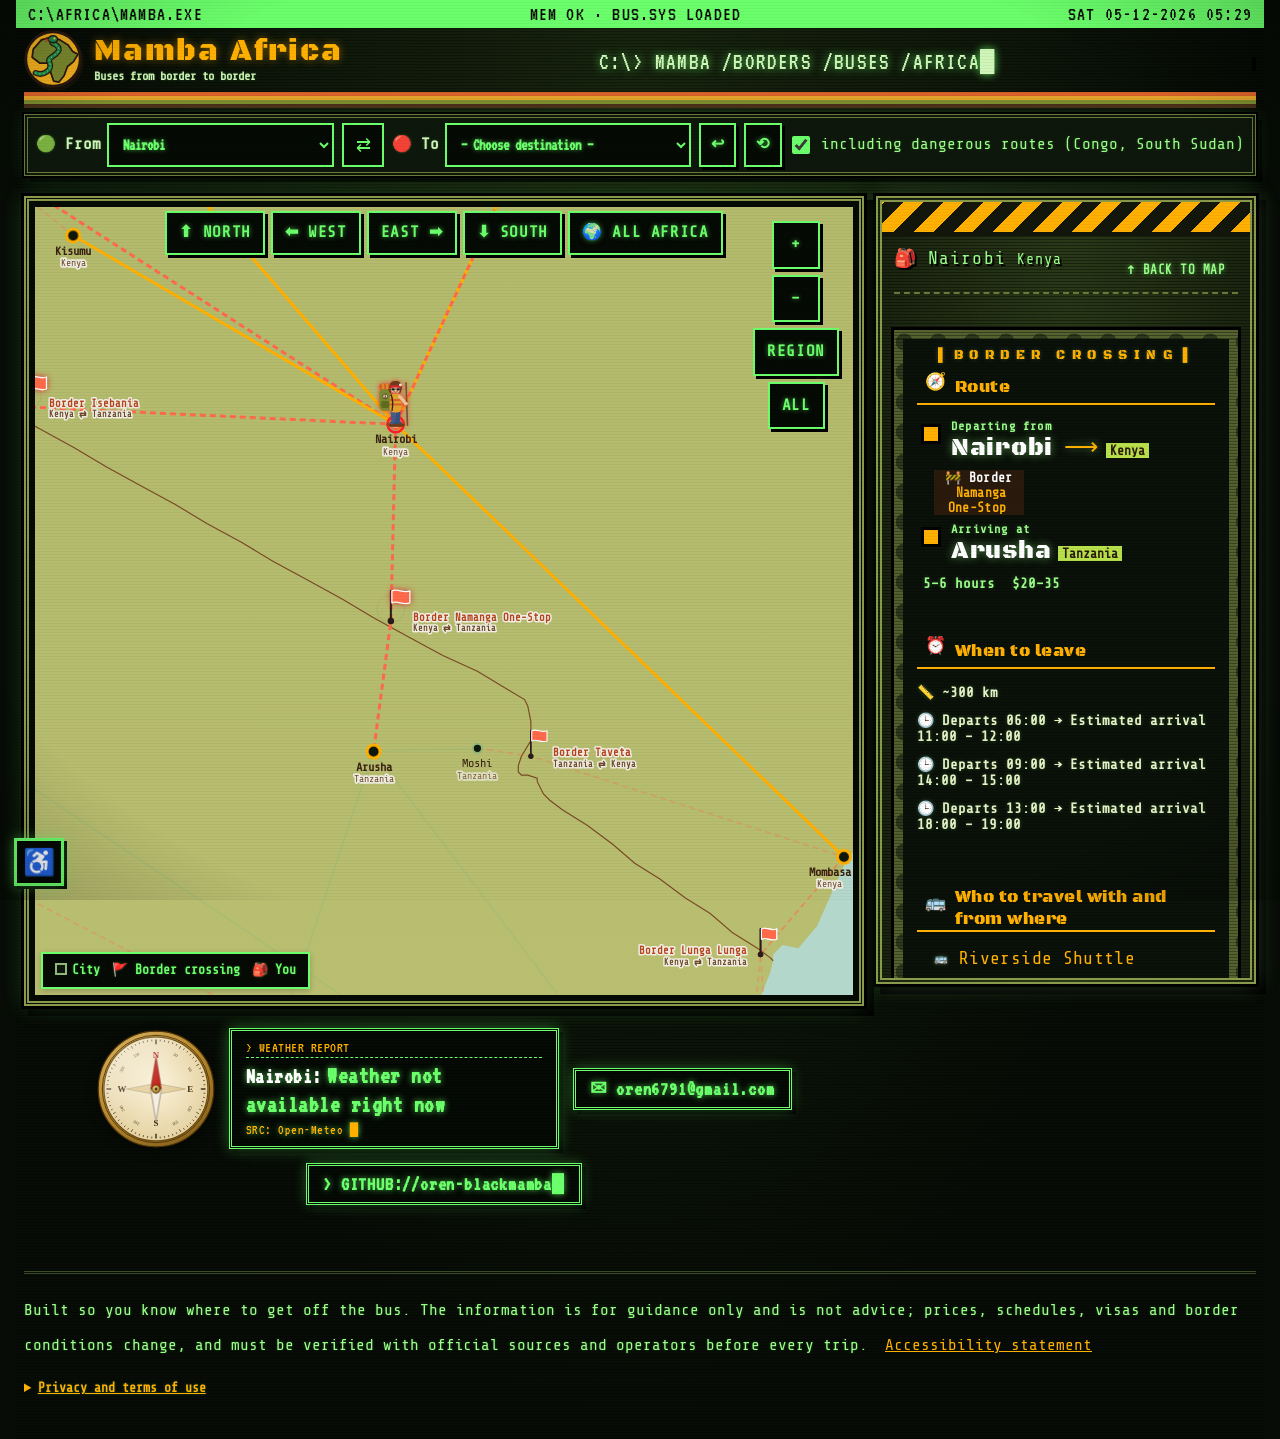
<file: index.html>
<!doctype html><html><head><meta charset=utf8><meta name=viewport content="width=device-width,initial-scale=1,viewport-fit=cover"></head><body>
<title>Mamba Africa</title>
<meta name="claude:viewport-fit-sides" content="cover">
<link rel="stylesheet" href="https://fonts.googleapis.com/css2?family=Heebo:wght@400;500;700&family=IBM+Plex+Mono:wght@500;600&family=Secular+One&family=Suez+One&family=VT323&family=Share+Tech+Mono&family=Black+Ops+One&display=swap">
<link rel="stylesheet" href="style.css">


<div id="app" dir="ltr" lang="en">
<a class="skip" href="#board">Skip to main content</a>
<div class="dosbar" aria-hidden="true"><span dir="ltr">C:\AFRICA\MAMBA.EXE</span><span dir="ltr">MEM OK · BUS.SYS LOADED</span><span dir="ltr" id="dosclk">--:--</span></div>
<div class="wrap">
  <header class="top">
    <a class="brand" href="#board" aria-label="Mamba Africa, to the main page"><svg class="mamba" viewBox="0 0 100 100" width="58" height="58" role="img" aria-hidden="true"><circle cx="50" cy="50" r="47" fill="#F2B01E" stroke="#2A1A0E" stroke-width="5"/><path d="M30 17 48 12 62 17 76 26 84 37 93 42 85 55 75 63 69 79 60 90 51 88 45 70 41 57 27 57 14 47 16 33 24 24Z" fill="#7C8A2E" stroke="#2A1A0E" stroke-width="3" stroke-linejoin="round"/><path d="M20 74C34 80 50 68 44 56 38 46 62 44 60 32 58 22 44 26 50 18" fill="none" stroke="#2A1A0E" stroke-width="10" stroke-linecap="round"/><path d="M20 74C34 80 50 68 44 56 38 46 62 44 60 32 58 22 44 26 50 18" fill="none" stroke="#1E8A4C" stroke-width="6" stroke-linecap="round"/><path d="M20 74C34 80 50 68 44 56 38 46 62 44 60 32 58 22 44 26 50 18" fill="none" stroke="#9FE870" stroke-width="1.6" stroke-dasharray="1 6" stroke-linecap="round"/><ellipse cx="50" cy="16" rx="8" ry="6" fill="#1E8A4C" stroke="#2A1A0E" stroke-width="2.5"/><circle cx="52.5" cy="14.5" r="1.8" fill="#FFD23F"/><path d="M42 17 36 15M42 17 37 20" stroke="#C8281E" stroke-width="1.6" stroke-linecap="round"/></svg><span class="bt"><b>Mamba Africa</b><small>Buses from border to border</small></span></a>
    
    <div class="dosprompt" aria-hidden="true" dir="ltr">C:\&gt; MAMBA /BORDERS /BUSES /AFRICA<span class="cur">&#9608;</span></div>
  </header>
  <div class="kente" aria-hidden="true"></div>

  <div class="hero"><div class="heroin"><div>
      <div class="kick">🧭 Backpacker guide to Africa</div>
      <h1>From border to border, <em>by bus</em></h1>
      <p class="lead">Drag the backpacker on the map to a city or border, and below the map you will see all the information: which bus to take, where it departs from, where it arrives, how much it costs and how long the trip takes, and which borders and countries come next.</p>
      <div class="chips" id="netstat" style="margin-top:14px"></div>
    </div><div class="heropack" id="heropack" aria-hidden="true"></div><div class="roadbus" aria-hidden="true">🚌</div></div></div>

  <main id="main"><div class="board" id="board" tabindex="-1">
    <div class="controls">
      <div class="seg" role="tablist" aria-label="Status">
        <button role="tab" id="m-trip" aria-selected="true" data-m="trip">Build a trip step by step</button>
        <button role="tab" id="m-p2p" aria-selected="false" data-m="p2p">From point to point</button>
      </div>
      <div class="seg" role="tablist" aria-label="Region">
        <button role="tab" id="r-east" aria-selected="true" data-r="east">East and Southern Africa</button>
        <button role="tab" id="r-west" aria-selected="false" data-r="west">West Africa</button>
      </div>
      <div id="ctl"></div>
      <div class="routebar" id="routebar" hidden></div>
      <div class="tools">
        <label class="chk"><input type="checkbox" id="dng" checked> including dangerous routes (Congo, South Sudan)</label>
      </div>
    </div>
    <div class="stage">
      <div class="mapbox"><div id="mapslot"></div></div>
<div class="instr"><div class="compass" role="img" aria-label="Compass: north is up"><svg viewBox="-100 -100 200 200" width="170" height="170">
<defs><radialGradient id="cbr" cx="40%" cy="35%" r="80%"><stop offset="0" stop-color="#f3d58a"/><stop offset=".6" stop-color="#b98a2e"/><stop offset="1" stop-color="#6d4c12"/></radialGradient>
<radialGradient id="cfc" cx="50%" cy="45%" r="60%"><stop offset="0" stop-color="#fbf3dc"/><stop offset="1" stop-color="#e3cf9c"/></radialGradient>
<linearGradient id="cgl" x1="0" y1="0" x2="1" y2="1"><stop offset="0" stop-color="#fff" stop-opacity=".55"/><stop offset=".5" stop-color="#fff" stop-opacity="0"/></linearGradient></defs>
<circle r="98" fill="url(#cbr)" stroke="#4a3208" stroke-width="2"/><circle r="91" fill="none" stroke="#4a3208" stroke-width="1.5"/>
<circle r="88" fill="url(#cfc)" stroke="#6d4c12" stroke-width="2"/>
<line x1="0" y1="-84" x2="0" y2="-76" stroke="#3b2a14" stroke-width="2.4" transform="rotate(0)"/><line x1="0" y1="-84" x2="0" y2="-81" stroke="#3b2a14" stroke-width="1.2" transform="rotate(5)"/><line x1="0" y1="-84" x2="0" y2="-81" stroke="#3b2a14" stroke-width="1.2" transform="rotate(10)"/><line x1="0" y1="-84" x2="0" y2="-81" stroke="#3b2a14" stroke-width="1.2" transform="rotate(15)"/><line x1="0" y1="-84" x2="0" y2="-81" stroke="#3b2a14" stroke-width="1.2" transform="rotate(20)"/><line x1="0" y1="-84" x2="0" y2="-81" stroke="#3b2a14" stroke-width="1.2" transform="rotate(25)"/><line x1="0" y1="-84" x2="0" y2="-79" stroke="#3b2a14" stroke-width="1.2" transform="rotate(30)"/><line x1="0" y1="-84" x2="0" y2="-81" stroke="#3b2a14" stroke-width="1.2" transform="rotate(35)"/><line x1="0" y1="-84" x2="0" y2="-81" stroke="#3b2a14" stroke-width="1.2" transform="rotate(40)"/><line x1="0" y1="-84" x2="0" y2="-81" stroke="#3b2a14" stroke-width="1.2" transform="rotate(45)"/><line x1="0" y1="-84" x2="0" y2="-81" stroke="#3b2a14" stroke-width="1.2" transform="rotate(50)"/><line x1="0" y1="-84" x2="0" y2="-81" stroke="#3b2a14" stroke-width="1.2" transform="rotate(55)"/><line x1="0" y1="-84" x2="0" y2="-79" stroke="#3b2a14" stroke-width="1.2" transform="rotate(60)"/><line x1="0" y1="-84" x2="0" y2="-81" stroke="#3b2a14" stroke-width="1.2" transform="rotate(65)"/><line x1="0" y1="-84" x2="0" y2="-81" stroke="#3b2a14" stroke-width="1.2" transform="rotate(70)"/><line x1="0" y1="-84" x2="0" y2="-81" stroke="#3b2a14" stroke-width="1.2" transform="rotate(75)"/><line x1="0" y1="-84" x2="0" y2="-81" stroke="#3b2a14" stroke-width="1.2" transform="rotate(80)"/><line x1="0" y1="-84" x2="0" y2="-81" stroke="#3b2a14" stroke-width="1.2" transform="rotate(85)"/><line x1="0" y1="-84" x2="0" y2="-76" stroke="#3b2a14" stroke-width="2.4" transform="rotate(90)"/><line x1="0" y1="-84" x2="0" y2="-81" stroke="#3b2a14" stroke-width="1.2" transform="rotate(95)"/><line x1="0" y1="-84" x2="0" y2="-81" stroke="#3b2a14" stroke-width="1.2" transform="rotate(100)"/><line x1="0" y1="-84" x2="0" y2="-81" stroke="#3b2a14" stroke-width="1.2" transform="rotate(105)"/><line x1="0" y1="-84" x2="0" y2="-81" stroke="#3b2a14" stroke-width="1.2" transform="rotate(110)"/><line x1="0" y1="-84" x2="0" y2="-81" stroke="#3b2a14" stroke-width="1.2" transform="rotate(115)"/><line x1="0" y1="-84" x2="0" y2="-79" stroke="#3b2a14" stroke-width="1.2" transform="rotate(120)"/><line x1="0" y1="-84" x2="0" y2="-81" stroke="#3b2a14" stroke-width="1.2" transform="rotate(125)"/><line x1="0" y1="-84" x2="0" y2="-81" stroke="#3b2a14" stroke-width="1.2" transform="rotate(130)"/><line x1="0" y1="-84" x2="0" y2="-81" stroke="#3b2a14" stroke-width="1.2" transform="rotate(135)"/><line x1="0" y1="-84" x2="0" y2="-81" stroke="#3b2a14" stroke-width="1.2" transform="rotate(140)"/><line x1="0" y1="-84" x2="0" y2="-81" stroke="#3b2a14" stroke-width="1.2" transform="rotate(145)"/><line x1="0" y1="-84" x2="0" y2="-79" stroke="#3b2a14" stroke-width="1.2" transform="rotate(150)"/><line x1="0" y1="-84" x2="0" y2="-81" stroke="#3b2a14" stroke-width="1.2" transform="rotate(155)"/><line x1="0" y1="-84" x2="0" y2="-81" stroke="#3b2a14" stroke-width="1.2" transform="rotate(160)"/><line x1="0" y1="-84" x2="0" y2="-81" stroke="#3b2a14" stroke-width="1.2" transform="rotate(165)"/><line x1="0" y1="-84" x2="0" y2="-81" stroke="#3b2a14" stroke-width="1.2" transform="rotate(170)"/><line x1="0" y1="-84" x2="0" y2="-81" stroke="#3b2a14" stroke-width="1.2" transform="rotate(175)"/><line x1="0" y1="-84" x2="0" y2="-76" stroke="#3b2a14" stroke-width="2.4" transform="rotate(180)"/><line x1="0" y1="-84" x2="0" y2="-81" stroke="#3b2a14" stroke-width="1.2" transform="rotate(185)"/><line x1="0" y1="-84" x2="0" y2="-81" stroke="#3b2a14" stroke-width="1.2" transform="rotate(190)"/><line x1="0" y1="-84" x2="0" y2="-81" stroke="#3b2a14" stroke-width="1.2" transform="rotate(195)"/><line x1="0" y1="-84" x2="0" y2="-81" stroke="#3b2a14" stroke-width="1.2" transform="rotate(200)"/><line x1="0" y1="-84" x2="0" y2="-81" stroke="#3b2a14" stroke-width="1.2" transform="rotate(205)"/><line x1="0" y1="-84" x2="0" y2="-79" stroke="#3b2a14" stroke-width="1.2" transform="rotate(210)"/><line x1="0" y1="-84" x2="0" y2="-81" stroke="#3b2a14" stroke-width="1.2" transform="rotate(215)"/><line x1="0" y1="-84" x2="0" y2="-81" stroke="#3b2a14" stroke-width="1.2" transform="rotate(220)"/><line x1="0" y1="-84" x2="0" y2="-81" stroke="#3b2a14" stroke-width="1.2" transform="rotate(225)"/><line x1="0" y1="-84" x2="0" y2="-81" stroke="#3b2a14" stroke-width="1.2" transform="rotate(230)"/><line x1="0" y1="-84" x2="0" y2="-81" stroke="#3b2a14" stroke-width="1.2" transform="rotate(235)"/><line x1="0" y1="-84" x2="0" y2="-79" stroke="#3b2a14" stroke-width="1.2" transform="rotate(240)"/><line x1="0" y1="-84" x2="0" y2="-81" stroke="#3b2a14" stroke-width="1.2" transform="rotate(245)"/><line x1="0" y1="-84" x2="0" y2="-81" stroke="#3b2a14" stroke-width="1.2" transform="rotate(250)"/><line x1="0" y1="-84" x2="0" y2="-81" stroke="#3b2a14" stroke-width="1.2" transform="rotate(255)"/><line x1="0" y1="-84" x2="0" y2="-81" stroke="#3b2a14" stroke-width="1.2" transform="rotate(260)"/><line x1="0" y1="-84" x2="0" y2="-81" stroke="#3b2a14" stroke-width="1.2" transform="rotate(265)"/><line x1="0" y1="-84" x2="0" y2="-76" stroke="#3b2a14" stroke-width="2.4" transform="rotate(270)"/><line x1="0" y1="-84" x2="0" y2="-81" stroke="#3b2a14" stroke-width="1.2" transform="rotate(275)"/><line x1="0" y1="-84" x2="0" y2="-81" stroke="#3b2a14" stroke-width="1.2" transform="rotate(280)"/><line x1="0" y1="-84" x2="0" y2="-81" stroke="#3b2a14" stroke-width="1.2" transform="rotate(285)"/><line x1="0" y1="-84" x2="0" y2="-81" stroke="#3b2a14" stroke-width="1.2" transform="rotate(290)"/><line x1="0" y1="-84" x2="0" y2="-81" stroke="#3b2a14" stroke-width="1.2" transform="rotate(295)"/><line x1="0" y1="-84" x2="0" y2="-79" stroke="#3b2a14" stroke-width="1.2" transform="rotate(300)"/><line x1="0" y1="-84" x2="0" y2="-81" stroke="#3b2a14" stroke-width="1.2" transform="rotate(305)"/><line x1="0" y1="-84" x2="0" y2="-81" stroke="#3b2a14" stroke-width="1.2" transform="rotate(310)"/><line x1="0" y1="-84" x2="0" y2="-81" stroke="#3b2a14" stroke-width="1.2" transform="rotate(315)"/><line x1="0" y1="-84" x2="0" y2="-81" stroke="#3b2a14" stroke-width="1.2" transform="rotate(320)"/><line x1="0" y1="-84" x2="0" y2="-81" stroke="#3b2a14" stroke-width="1.2" transform="rotate(325)"/><line x1="0" y1="-84" x2="0" y2="-79" stroke="#3b2a14" stroke-width="1.2" transform="rotate(330)"/><line x1="0" y1="-84" x2="0" y2="-81" stroke="#3b2a14" stroke-width="1.2" transform="rotate(335)"/><line x1="0" y1="-84" x2="0" y2="-81" stroke="#3b2a14" stroke-width="1.2" transform="rotate(340)"/><line x1="0" y1="-84" x2="0" y2="-81" stroke="#3b2a14" stroke-width="1.2" transform="rotate(345)"/><line x1="0" y1="-84" x2="0" y2="-81" stroke="#3b2a14" stroke-width="1.2" transform="rotate(350)"/><line x1="0" y1="-84" x2="0" y2="-81" stroke="#3b2a14" stroke-width="1.2" transform="rotate(355)"/><text x="0" y="-64" transform="rotate(30)" text-anchor="middle" font-size="7" fill="#3b2a14" font-family="Georgia,serif">30</text><text x="0" y="-64" transform="rotate(60)" text-anchor="middle" font-size="7" fill="#3b2a14" font-family="Georgia,serif">60</text><text x="0" y="-64" transform="rotate(120)" text-anchor="middle" font-size="7" fill="#3b2a14" font-family="Georgia,serif">120</text><text x="0" y="-64" transform="rotate(150)" text-anchor="middle" font-size="7" fill="#3b2a14" font-family="Georgia,serif">150</text><text x="0" y="-64" transform="rotate(210)" text-anchor="middle" font-size="7" fill="#3b2a14" font-family="Georgia,serif">210</text><text x="0" y="-64" transform="rotate(240)" text-anchor="middle" font-size="7" fill="#3b2a14" font-family="Georgia,serif">240</text><text x="0" y="-64" transform="rotate(300)" text-anchor="middle" font-size="7" fill="#3b2a14" font-family="Georgia,serif">300</text><text x="0" y="-64" transform="rotate(330)" text-anchor="middle" font-size="7" fill="#3b2a14" font-family="Georgia,serif">330</text><text x="0" y="-58" text-anchor="middle" dominant-baseline="central" font-size="15" font-weight="700" fill="#b3201a" font-family="Georgia,serif">N</text><text x="58" y="0" text-anchor="middle" dominant-baseline="central" font-size="15" font-weight="700" fill="#3b2a14" font-family="Georgia,serif">E</text><text x="0" y="58" text-anchor="middle" dominant-baseline="central" font-size="15" font-weight="700" fill="#3b2a14" font-family="Georgia,serif">S</text><text x="-58" y="0" text-anchor="middle" dominant-baseline="central" font-size="15" font-weight="700" fill="#3b2a14" font-family="Georgia,serif">W</text>
<g opacity=".35" stroke="#3b2a14" stroke-width="1"><path d="M0-50 L8-8 L50 0 L8 8 L0 50 L-8 8 L-50 0 L-8-8Z" fill="#c9a24c"/></g>
<g class="cneedle"><path d="M0-56 L9 0 L-9 0Z" fill="#c4231b" stroke="#6b100c" stroke-width=".8"/><path d="M0 56 L9 0 L-9 0Z" fill="#f4efe2" stroke="#6b6350" stroke-width=".8"/></g>
<circle r="7" fill="url(#cbr)" stroke="#4a3208" stroke-width="1.5"/><circle r="2.2" fill="#3b2a14"/>
<circle r="88" fill="url(#cgl)"/></svg></div><section class="wx" id="wx" aria-live="polite" aria-label="Weather"><b id="wxt">Weather</b> <span id="wxb" class="wxb">Choose a city on the map</span> <span id="wxs" class="wxs"></span> <span class="wxc">Open-Meteo</span></section><a class="mail" href="mailto:oren6791@gmail.com" aria-label="Send an email to oren6791@gmail.com">✉ oren6791@gmail.com</a><a class="mail gh" href="https://github.com/oren-blackmamba?tab=repositories" target="_blank" rel="noopener noreferrer" aria-label="GitHub of oren-blackmamba, opens in a new tab">&gt; GITHUB://oren-blackmamba</a></div>
      <div class="pop" id="pop" aria-live="polite" hidden></div>
      <div class="side" id="side"></div>
    </div>
  </div></main>

  <footer>Built so you know where to get off the bus. The information is for guidance only and is not advice; prices, schedules, visas and border conditions change, and must be verified with official sources and operators before every trip. <button type="button" class="a11yopen" id="a11ystmt">Accessibility statement</button><details class="legal"><summary>Privacy and terms of use</summary>
<p><b>Privacy:</b> The site does not collect, store or send personal information, and has no cookies or tracking tools. Accessibility settings are saved on your device only. To display fonts and the weather forecast, the site contacts external services (Google Fonts and Open-Meteo). These services receive the IP address of the device, and the weather service also receives the latitude and longitude of the selected city.</p>
<p><b>Terms of use:</b> The information on the site is a general estimate for guidance only. It is not professional, medical, legal or security advice, and is not a substitute for checking with official sources. Prices, hours, stations, companies, visas and the condition of borders and roads change, and may be out of date or wrong. Check current travel warnings before every trip. Use of the site and the information is at the sole responsibility of the user, and to the extent permitted by law, the site owner is not liable for any damage caused by using it.</p>
<p><b>Rights and affiliations:</b> The site is not affiliated with the bus companies, border crossings or other bodies mentioned in it. Company names and trademarks belong to their owners and are mentioned for identification only. The site map is hand drawn, and the weather forecast is provided courtesy of Open-Meteo. For corrections, removal or questions: oren6791@gmail.com.</p>
</details></footer>
</div>
</div>

<script src="js/main.js" defer></script>
<button type="button" id="a11yfab" aria-label="Accessibility menu" aria-expanded="false" aria-controls="a11ypanel">♿</button>
<div id="a11ypanel" role="dialog" aria-label="Accessibility menu" dir="ltr" lang="en" hidden>
<h2>Accessibility</h2>
<button type="button" data-a="big" aria-pressed="false">Larger text</button>
<button type="button" data-a="bigger" aria-pressed="false">Even larger text</button>
<button type="button" data-a="contrast" aria-pressed="false">High contrast</button>
<button type="button" data-a="gray" aria-pressed="false">Grayscale</button>
<button type="button" data-a="links" aria-pressed="false">Highlight links</button>
<button type="button" data-a="font" aria-pressed="false">Readable font</button>
<button type="button" data-a="still" aria-pressed="false">Stop animations</button>
<button type="button" id="a11yreset">Reset settings</button>
<h2 id="a11yst">Accessibility statement</h2>
<p>We work to make this website accessible to people with disabilities, in line with the Israeli Equal Rights for Persons with Disabilities Regulations (Accessibility Adjustments for Service), 2013, and Israeli Standard SI 5568, which is based on WCAG 2.1 level AA.</p>
<p>On this site: full keyboard navigation (Tab, Enter, Space), a skip-to-content link, heading structure and labels for screen readers, visible focus indicators, adjustable text size, contrast and grayscale options, a stop-animations option, and respect for the user preference for reduced motion.</p>
<p>The graphic map is a visual aid only. All of its information is also available through the origin and destination drop-down lists and the info panel, without a mouse.</p>
<p>Some parts may not be fully accessible yet. If you run into a problem or need an adjustment, write to us at oren6791@gmail.com and we will try to reply and fix it as soon as possible.</p>
<p>Statement updated: November 2026.</p>
<button type="button" id="a11yclose">Close</button>
</div>
<script src="js/accessibility.js" defer></script>


</body></html>
</file>
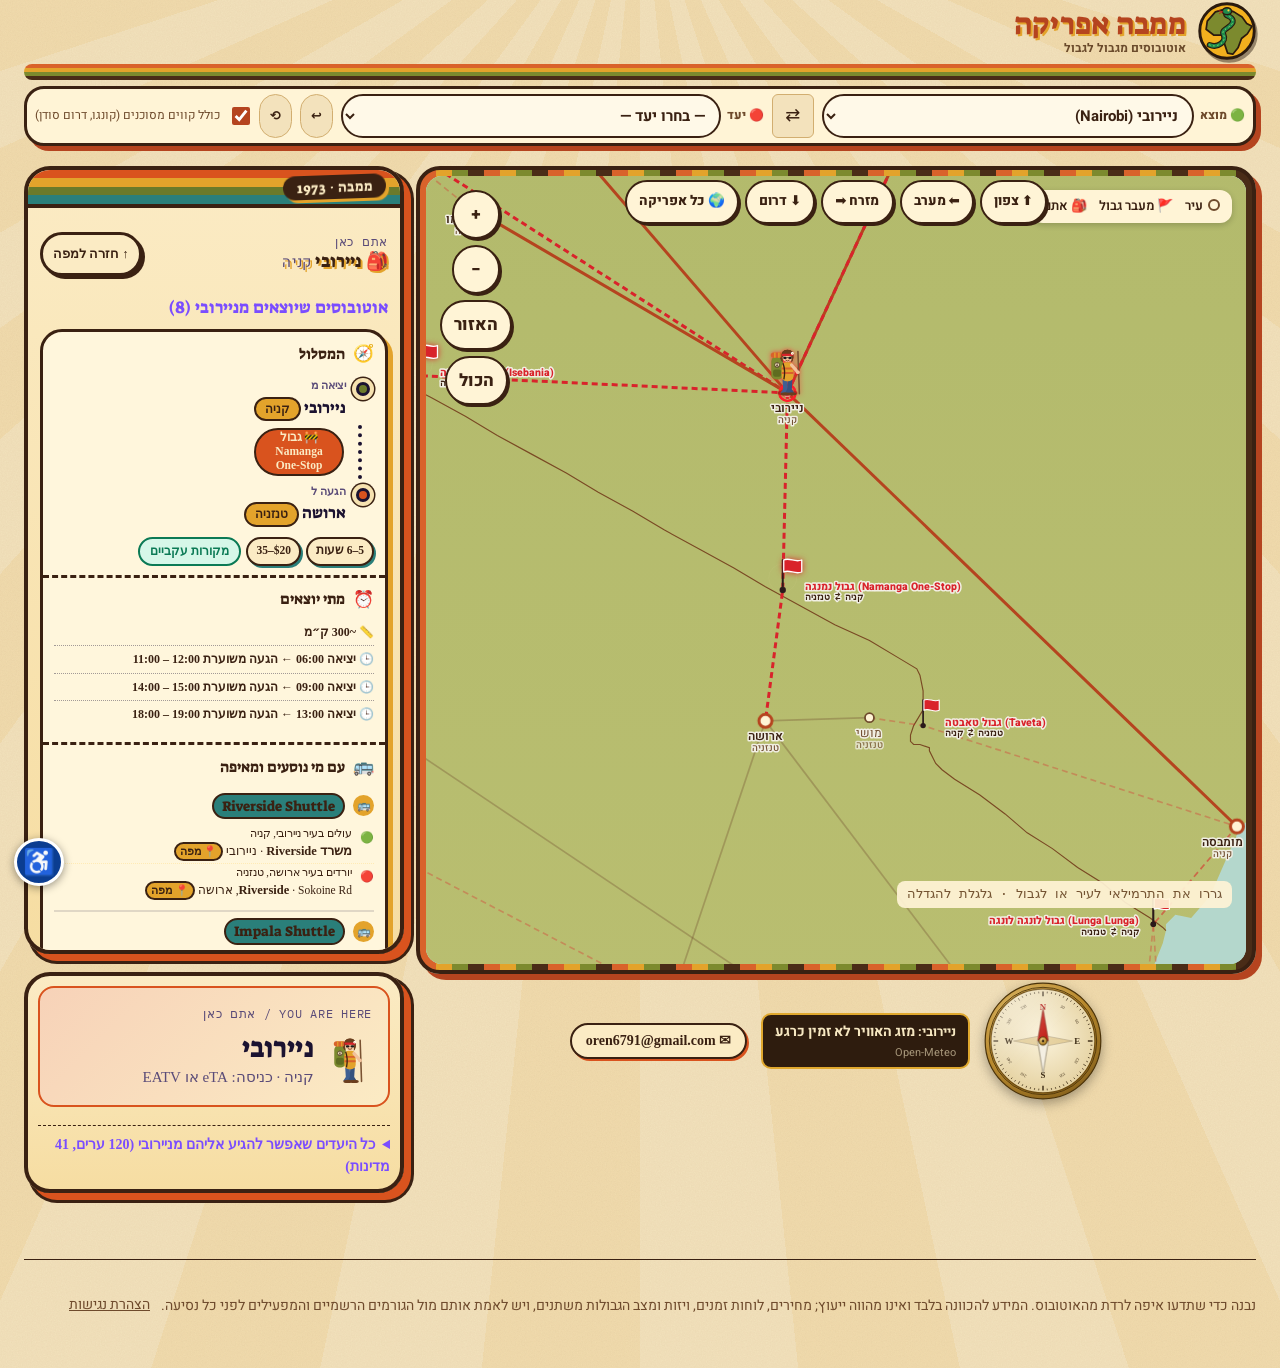
<file: africa.html>
<!doctype html><html><head><meta charset=utf8><meta name=viewport content="width=device-width,initial-scale=1,viewport-fit=cover"><style>:root{color-scheme:light;box-sizing:border-box;padding-top:env(safe-area-inset-top,0px);padding-bottom:env(safe-area-inset-bottom,0px)}html{scroll-padding-top:env(safe-area-inset-top,0px)}body{margin:0;padding:0;font:14px -apple-system,BlinkMacSystemFont,sans-serif;background:#fff;color:#000}img{max-width:100%}[hidden]:not([hidden=until-found i]){display:none!important}</style></head><body>
<title>ממבה אפריקה</title>
<meta name="claude:viewport-fit-sides" content="cover">
<link rel="stylesheet" href="https://fonts.googleapis.com/css2?family=Heebo:wght@400;500;700&family=IBM+Plex+Mono:wght@500;600&family=Secular+One&family=Suez+One&display=swap">
<style>
/* Layout: hero + a "board" with two modes (hop-by-hop trip builder, point-to-point), a sticky schematic map beside it, then reference sections. Border-stamp badges mark every crossing. */
:root{
  --bg:#FFF6E6; --surface:#FFFFFF; --surface-2:#F8EAD2; --ink:#1D1B3F; --muted:#5C5880; --line:#E8D8BC; --sun:#FF6A2B; --sun2:#FFB22C; --tea:#0FB5A5;
  --stamp:#5434E6; --stamp-soft:#EAE4FF; --on-stamp:#FFFFFF;
  --ocean:#CFE3EA; --land:#F1EFE4; --border:#6F694F; --grid:#BBD1D8;
  --g1:#D9DDB8;--g2:#E8DDB5;--g3:#E6D8A8;--g4:#D3DCA6;--g5:#B9D3A0;--g6:#C3D8A4;--g7:#D5DBA9;--g8:#E4D9B0;--g9:#CAD9A8;
  --warn:#8F5600; --warn-soft:#FBEBCB; --ok:#1B7048; --ok-soft:#D9EFE3; --danger:#A3211A; --danger-soft:#FADCD8;
  --f-display:'Secular One','Heebo',system-ui,sans-serif; --f-body:'Heebo',system-ui,sans-serif; --f-mono:'IBM Plex Mono',ui-monospace,monospace;
}
@media (prefers-color-scheme: dark){
  :root:not([data-theme="light"]){
    --bg:#12102B; --surface:#1C1940; --surface-2:#262253; --ink:#F3EFFF; --muted:#ABA6D4; --line:#35316E; --sun:#FF8A55; --sun2:#FFC25A; --tea:#3FD8C8;
    --stamp:#B9A8FF; --stamp-soft:#2E2868; --on-stamp:#12102E;
    --ocean:#0A1316; --land:#1B2A24; --border:#7C8F80; --grid:#122025;
    --g1:#1F2A1F;--g2:#2A2A1E;--g3:#2A271B;--g4:#232B1B;--g5:#1B2D1E;--g6:#1D2E1E;--g7:#232B1B;--g8:#2B291D;--g9:#1F2D1F;
    --warn:#F0B44C; --warn-soft:#3A2B0E; --ok:#62D69E; --ok-soft:#10301F; --danger:#FF8D84; --danger-soft:#3A1613; color-scheme:dark;
  }
}
:root[data-theme="dark"]{
  --bg:#12102B; --surface:#1C1940; --surface-2:#262253; --ink:#F3EFFF; --muted:#ABA6D4; --line:#35316E; --sun:#FF8A55; --sun2:#FFC25A; --tea:#3FD8C8;
  --stamp:#B9A8FF; --stamp-soft:#2E2868; --on-stamp:#12102E;
    --ocean:#0A1316; --land:#1B2A24; --border:#7C8F80; --grid:#122025;
    --g1:#1F2A1F;--g2:#2A2A1E;--g3:#2A271B;--g4:#232B1B;--g5:#1B2D1E;--g6:#1D2E1E;--g7:#232B1B;--g8:#2B291D;--g9:#1F2D1F;
  --warn:#F0B44C; --warn-soft:#3A2B0E; --ok:#62D69E; --ok-soft:#10301F; --danger:#FF8D84; --danger-soft:#3A1613; color-scheme:dark;
}
*{box-sizing:border-box}
body{background:var(--bg);color:var(--ink);font-family:var(--f-body);font-size:16px;line-height:1.6;
  padding-block:0;padding-left:max(16px,env(safe-area-inset-left,0px));padding-right:max(16px,env(safe-area-inset-right,0px))}
a{color:var(--stamp)}
a:focus-visible,button:focus-visible,select:focus-visible,summary:focus-visible,input:focus-visible,.node:focus-visible{outline:3px solid var(--stamp);outline-offset:2px;border-radius:4px}
h1,h2,h3{font-family:var(--f-display);font-weight:400;line-height:1.2;text-wrap:balance;margin:0}
p{margin:0}
.wrap{max-width:1320px;margin-inline:auto}
bdi{unicode-bidi:isolate}

.top{display:flex;align-items:center;justify-content:space-between;gap:16px;flex-wrap:wrap;padding-block:18px}
.brand{display:flex;align-items:center;gap:12px;text-decoration:none;color:var(--ink)}
.seal{width:44px;height:44px;border-radius:50%;border:2px solid var(--stamp);color:var(--stamp);display:grid;place-items:center;
  font-family:var(--f-mono);font-size:11px;font-weight:600;transform:rotate(-8deg);box-shadow:inset 0 0 0 3px var(--bg),inset 0 0 0 4px var(--stamp)}
.brand b{font-family:var(--f-display);font-weight:400;font-size:22px}
.nav{display:flex;gap:6px;flex-wrap:wrap}
.nav a{color:var(--ink);text-decoration:none;padding:6px 12px;border-radius:999px;font-size:14px;font-weight:500}
.nav a:hover{background:var(--surface-2)}

.hero{padding-block:14px 20px}
.hero h1{font-size:clamp(34px,6vw,56px)}
.hero h1 em{font-style:normal;color:var(--stamp)}
.lead{color:var(--muted);font-size:18px;margin-top:12px;max-width:44em}

/* board */
.board{display:grid;gap:16px;padding-bottom:36px;scroll-margin-top:10px}
.controls{background:var(--surface);border:1.5px solid var(--ink);border-radius:6px;padding:16px;display:grid;gap:14px}
.seg{display:grid;grid-template-columns:1fr 1fr;border:1.5px solid var(--ink);border-radius:6px;overflow:hidden}
.seg button{font:inherit;font-weight:700;padding:10px;background:transparent;color:var(--ink);border:0;cursor:pointer}
.seg button[aria-selected="true"]{background:var(--ink);color:var(--bg)}
.crow{display:grid;grid-template-columns:1fr 1fr;gap:12px}
.fields{display:grid;grid-template-columns:1fr auto 1fr;gap:8px;align-items:end}
.field{display:grid;gap:4px;min-width:0}
.field label,.lab{font-size:12px;color:var(--muted);font-family:var(--f-mono);letter-spacing:.06em}
select{font:inherit;width:100%;padding:10px 8px;border:1.5px solid var(--line);border-radius:6px;background:var(--bg);color:var(--ink)}
.swap,.btn{font:inherit;border-radius:6px;border:1.5px solid var(--line);background:var(--bg);color:var(--ink);cursor:pointer}
.swap{font-size:18px;width:42px;height:42px}
.btn{font-size:14px;font-weight:700;padding:9px 14px}
.btn:hover,.swap:hover{border-color:var(--stamp);color:var(--stamp)}
.btn.primary{background:var(--stamp);color:var(--on-stamp);border-color:var(--stamp)}
.btn.primary:hover{color:var(--on-stamp);filter:brightness(1.08)}
.btn[disabled]{opacity:.45;cursor:default}
.tools{display:flex;gap:10px;flex-wrap:wrap;align-items:center}
.chk{display:flex;gap:8px;align-items:center;font-size:14px;color:var(--muted);cursor:pointer}
.chk input{width:18px;height:18px;accent-color:var(--stamp)}

.cols{display:grid;grid-template-columns:minmax(0,1fr) minmax(0,1.35fr);gap:24px;align-items:start}
.mapbox{background:var(--surface);border:1.5px solid var(--line);border-radius:6px;padding:10px;position:relative}
.mapbox svg{display:block;width:100%;height:auto;aspect-ratio:481/370;cursor:grab;border-radius:4px;background:var(--ocean);user-select:none}
.mapbox svg.drag{cursor:grabbing}
.mapctl{display:flex;gap:6px;align-items:center;flex-wrap:wrap;padding:8px 2px 2px}
.mapctl .btn{padding:4px 12px;font-size:15px;min-width:38px}
.readout{font-family:var(--f-mono);font-size:12px;color:var(--muted);margin-inline-start:auto}
.mapcap{font-size:12px;color:var(--muted);padding:4px 6px 0}
.sea{fill:var(--ocean)}.land{fill:url(#lg)}.lake{fill:var(--ocean);stroke:var(--border);stroke-width:.6;vector-effect:non-scaling-stroke}
.cn{fill:var(--muted);opacity:.7;font-size:calc(var(--k,1)*10px);font-family:var(--f-body);font-weight:500;letter-spacing:.08em;text-anchor:middle;pointer-events:none}
.cn.off{opacity:.4;font-style:italic}.bord{fill:none;stroke:var(--border);stroke-width:.7;vector-effect:non-scaling-stroke}
.grat{stroke:var(--grid);fill:none;stroke-width:.6;vector-effect:non-scaling-stroke}
.edge{stroke:var(--muted);fill:none;opacity:.6;stroke-width:calc(var(--k,1)*1.7px)}
.edge.b{stroke:var(--stamp);stroke-dasharray:calc(var(--k,1)*6px) calc(var(--k,1)*4px);opacity:.9}
.edge.x{stroke:var(--danger)}
.edge.on{stroke:var(--ink);stroke-width:calc(var(--k,1)*3.6px);stroke-dasharray:none;opacity:1}
.edge.b.on{stroke:var(--stamp)}
.edge.next{stroke:var(--stamp);stroke-width:calc(var(--k,1)*3px);opacity:1}
.node{fill:var(--surface);stroke:var(--muted);stroke-width:calc(var(--k,1)*1.8px);cursor:pointer}
.node.on{fill:var(--ink);stroke:var(--ink)}
.node.here{fill:var(--stamp);stroke:var(--stamp)}
.node.opt{stroke:var(--stamp);stroke-width:calc(var(--k,1)*3px)}
.mark{fill:var(--bg);stroke:var(--stamp);stroke-width:calc(var(--k,1)*1.8px);cursor:pointer}
.mark.ct{fill:var(--stamp-soft);stroke-width:calc(var(--k,1)*2.4px)}
.mark.nx{fill:var(--stamp);stroke:var(--bg);stroke-width:calc(var(--k,1)*2px)}
.blbl{fill:var(--stamp);font-size:calc(var(--k,1)*10.5px);font-family:var(--f-mono);font-weight:600;cursor:pointer;paint-order:stroke;stroke:var(--land);stroke-width:calc(var(--k,1)*3px);stroke-linejoin:round}
.pack{cursor:grab;touch-action:none}.pack.lift{cursor:grabbing}.pack.lift .fig{transform:translateY(-5px)}
.pack .fig{filter:drop-shadow(0 2px 2px rgba(0,0,0,.35));transition:transform .12s}
.pulse{fill:var(--stamp);opacity:.3}
.shadow{fill:rgba(0,0,0,.28)}
@media (prefers-reduced-motion:no-preference){.pulse{transform-box:fill-box;transform-origin:center;animation:pls 1.9s ease-out infinite}@keyframes pls{from{transform:scale(1);opacity:.5}to{transform:scale(2.6);opacity:0}}}
.pop{position:relative;scroll-margin-top:12px;background:var(--surface);border:1.5px solid var(--ink);border-radius:8px;padding:12px 14px;box-shadow:0 10px 30px rgba(0,0,0,.3);display:grid;gap:10px;z-index:5}
.pop[hidden]{display:none}
.pophd{display:flex;justify-content:space-between;gap:8px;align-items:flex-start}
.pophd h3{font-size:21px}
.pstep{display:grid;grid-template-columns:26px minmax(0,1fr);gap:10px}
.pn{width:24px;height:24px;border-radius:50%;background:var(--stamp);color:var(--on-stamp);display:grid;place-items:center;font:600 12px var(--f-mono)}
.pstep ul,.pstep ol{margin:0;padding-inline-start:18px;display:grid;gap:4px;font-size:14px}
.pstep ul.st{list-style:none;padding:0}
.pstep ul.st li{border-inline-start:3px solid var(--stamp);padding-inline-start:9px}
.pstep ul.st a{font-size:12px;font-family:var(--f-mono)}
.pstep .sub{margin-bottom:4px}
.herecard{display:flex;gap:12px;align-items:center}


.lbl{fill:var(--ink);font-size:calc(var(--k,1)*12px);font-family:var(--f-body);font-weight:500;cursor:pointer;paint-order:stroke;stroke:var(--land);stroke-width:calc(var(--k,1)*3px);stroke-linejoin:round}
.lbl.dim{fill:var(--muted);font-weight:400}
.reach{display:flex;flex-wrap:wrap;gap:6px}
.reach button{font:inherit;font-size:13px;border:1px solid var(--line);background:var(--bg);color:var(--ink);border-radius:999px;padding:2px 10px;cursor:pointer}
.reach button:hover{border-color:var(--stamp);color:var(--stamp)}
.reach .hp{font-family:var(--f-mono);font-size:11px;color:var(--muted);width:100%;margin-top:6px}
#bcountry{width:auto;min-width:160px;padding:6px 8px;font-size:14px}
.side{display:grid;gap:16px;min-width:0}
.stats{display:grid;grid-template-columns:repeat(4,1fr);border:1.5px solid var(--ink);border-radius:6px;background:var(--surface);overflow:hidden}
.stat{padding:10px 12px;border-inline-start:1px dashed var(--line);min-width:0}
.stat:first-child{border-inline-start:0}
.stat span{display:block;font-family:var(--f-mono);font-size:10.5px;color:var(--muted);letter-spacing:.06em}
.stat strong{font-family:var(--f-display);font-weight:400;font-size:24px;line-height:1.2}

.here-card{background:var(--surface);border:1.5px solid var(--ink);border-radius:6px;padding:16px;display:grid;gap:8px}
.here-card h2{font-size:28px}
.here-card .sm{color:var(--muted);font-size:15px}

.sec-h{display:flex;align-items:baseline;gap:10px;flex-wrap:wrap;margin-top:4px}
.sec-h h3{font-size:20px}
.sec-h span{color:var(--muted);font-size:14px}

.trail{list-style:none;margin:0;padding:0;display:grid;gap:0}
.tcity{display:flex;align-items:center;gap:10px;padding-block:3px}
.dot{width:16px;height:16px;border-radius:50%;background:var(--ink);flex:none;box-shadow:0 0 0 4px var(--bg),0 0 0 5.5px var(--ink)}
.tcity.cur .dot{background:var(--stamp);box-shadow:0 0 0 4px var(--bg),0 0 0 5.5px var(--stamp)}
.tcity h3{font-size:20px}
.tcity small{color:var(--muted);font-size:14px}
.trow{display:grid;grid-template-columns:16px minmax(0,1fr);gap:10px;padding-block:4px}
.rail{border-inline-start:3px dotted var(--stamp);margin-inline:6px;opacity:.7}
.rail.dom{border-inline-start:3px solid var(--line);opacity:1}
.tleg{background:var(--surface);border:1px solid var(--line);border-radius:6px;padding:10px 12px;display:grid;gap:8px;min-width:0}
.tlegtop{display:flex;flex-wrap:wrap;gap:8px 12px;align-items:center}

.opts{display:grid;gap:12px}
.opt{background:var(--surface);border:1.5px solid var(--line);border-radius:6px;padding:14px;display:grid;gap:10px;min-width:0}
.opt.border{border-color:var(--stamp)}
.opt.dg{border-color:var(--danger)}
.opthead{display:flex;flex-wrap:wrap;gap:8px 12px;align-items:center;justify-content:space-between}
.opthead h4{font-family:var(--f-display);font-weight:400;font-size:21px;margin:0}
.opthead h4 small{font-family:var(--f-body);font-size:14px;color:var(--muted)}
.next{font-size:14px;color:var(--muted)}
.next b{color:var(--ink);font-weight:500}
.next i{font-style:normal;color:var(--stamp);font-weight:700;font-size:12px}
.actions{display:flex;gap:10px;flex-wrap:wrap;align-items:center}

.stamp{display:inline-flex;flex-direction:column;border:2px solid var(--stamp);color:var(--stamp);padding:4px 11px;border-radius:4px;transform:rotate(-1.6deg);outline:1px solid var(--stamp);outline-offset:2px;max-width:100%}
.stamp b{font-family:var(--f-mono);font-size:14px;font-weight:600;letter-spacing:.04em;text-transform:uppercase}
.stamp span{font-size:12px;font-weight:500}
.nostamp{font-size:13px;font-family:var(--f-mono);color:var(--muted);border:1.5px dashed var(--line);border-radius:4px;padding:4px 10px}
.chips{display:flex;flex-wrap:wrap;gap:8px}
.chip{font-size:13px;font-weight:500;background:var(--surface-2);border-radius:999px;padding:3px 11px}
.tag{font-size:12px;border-radius:999px;padding:3px 10px;font-weight:700;white-space:nowrap}
.tag.ok{background:var(--ok-soft);color:var(--ok)}
.tag.verify{background:var(--warn-soft);color:var(--warn)}
.tag.danger{background:var(--danger-soft);color:var(--danger)}
.sub{font-family:var(--f-mono);font-size:11px;letter-spacing:.08em;color:var(--muted);margin-bottom:6px}
.cos{display:flex;flex-wrap:wrap;gap:6px}
.co{font-size:14px;border:1px solid var(--line);border-radius:4px;padding:2px 9px;background:var(--bg)}
details.more{border-top:1px dashed var(--line);padding-top:8px}
details.more summary{cursor:pointer;font-weight:700;font-size:14px;color:var(--stamp)}
.dbody{display:grid;gap:14px;margin-top:12px}
.stations{display:grid;grid-template-columns:1fr 1fr;gap:14px}
.stations ul{list-style:none;padding:0;margin:0;display:grid;gap:6px}
.stations li{font-size:14px;border-inline-start:3px solid var(--stamp);padding-inline-start:10px}
.stations a{font-size:12px;font-family:var(--f-mono);white-space:nowrap}
.steps{display:grid;grid-template-columns:1fr 1fr;gap:14px}
.steps ol,.steps ul{margin:0;padding-inline-start:20px;display:grid;gap:6px;font-size:15px}
.visa{font-size:14px;background:var(--stamp-soft);border-radius:6px;padding:9px 12px}
.visa b{font-family:var(--f-mono);font-size:11px;letter-spacing:.08em}

.alert{border-radius:6px;padding:12px 14px;font-size:15px;display:flex;gap:10px}
.alert.warn{background:var(--warn-soft);border:1px solid var(--warn)}
.alert.danger{background:var(--danger-soft);border:1px solid var(--danger)}
.alert b{white-space:nowrap}
.gap{background:var(--surface);border:1.5px dashed var(--line);border-radius:6px;padding:16px;color:var(--muted)}
.hiddenn{font-size:13px;color:var(--muted)}

section.s{padding-block:34px;border-top:1.5px solid var(--ink)}
section.s>h2{font-size:clamp(26px,4vw,34px);margin-bottom:6px}
.sdesc{color:var(--muted);max-width:44em;margin-bottom:18px}
.filters{display:flex;gap:8px;margin-bottom:14px;flex-wrap:wrap}
.filters button{font:inherit;font-size:14px;font-weight:500;padding:6px 14px;border-radius:999px;border:1.5px solid var(--line);background:transparent;color:var(--ink);cursor:pointer}
.filters button[aria-pressed="true"]{background:var(--ink);color:var(--bg);border-color:var(--ink)}
.grid{display:grid;grid-template-columns:repeat(auto-fill,minmax(250px,1fr));gap:14px}
.bcard{background:var(--surface);border:1.5px solid var(--line);border-radius:6px;padding:14px;display:grid;gap:8px;align-content:start;min-width:0}
.bcard h3{font-size:19px}
.bcard .pair{font-size:14px;color:var(--muted)}
.bcard button{font:inherit;font-size:14px;font-weight:700;color:var(--stamp);background:none;border:0;padding:0;cursor:pointer;text-align:start}
.tablewrap{overflow-x:auto;border:1.5px solid var(--line);border-radius:6px;background:var(--surface)}
table{border-collapse:collapse;width:100%;min-width:560px;font-size:15px}
th,td{text-align:start;padding:10px 14px;border-bottom:1px solid var(--line);vertical-align:top}
th{font-family:var(--f-mono);font-size:11px;letter-spacing:.08em;color:var(--muted);font-weight:500;background:var(--surface-2)}
tr:last-child td{border-bottom:0}
.callout{background:var(--stamp-soft);border-radius:6px;padding:16px 18px;margin-bottom:16px;display:grid;gap:6px}
.callout h3{font-size:20px}
.tips{display:grid;grid-template-columns:repeat(auto-fill,minmax(260px,1fr));gap:14px}
.tip{background:var(--surface);border:1.5px solid var(--line);border-radius:6px;padding:14px;min-width:0}
.tip h3{font-size:18px;margin-bottom:4px}
.tip p{font-size:15px;color:var(--muted)}
.src{font-size:14px;color:var(--muted);display:grid;gap:6px;padding-inline-start:20px}
footer{padding-block:24px 40px;color:var(--muted);font-size:14px;border-top:1.5px solid var(--ink)}

@media (max-width:860px){
  .cols{grid-template-columns:1fr}
  .mapbox{position:static;order:0}
  
}
@media (max-width:560px){
  .crow,.fields{grid-template-columns:1fr}
  .swap{width:100%;height:36px}
  .stations,.steps{grid-template-columns:1fr}
  .stats{grid-template-columns:1fr 1fr}
  .stat:nth-child(3){border-inline-start:0}
  .stat:nth-child(n+3){border-top:1px dashed var(--line)}
}
@media (prefers-reduced-motion:no-preference){
  .opt,.tleg{animation:rise .3s ease both}
  @keyframes rise{from{opacity:.001;transform:translateY(5px)}to{opacity:1;transform:none}}
}

/* v6 look */
body{background:radial-gradient(900px 420px at 95% -5%,rgba(255,106,43,.16),transparent 70%),radial-gradient(800px 420px at 0% 0%,rgba(84,52,230,.13),transparent 70%),var(--bg)}
.hero{margin-block:6px 18px}
.heroin{position:relative;overflow:hidden;border-radius:22px;padding:30px 28px;color:#fff;background:linear-gradient(120deg,#3B1FB8 0%,#6B3CF0 45%,#FF6A2B 120%);background-size:160% 160%;display:grid;grid-template-columns:minmax(0,1fr) auto;gap:20px;align-items:center;box-shadow:0 12px 34px rgba(84,52,230,.28)}
.heroin::before{content:"";position:absolute;inset:0;background:radial-gradient(circle at 88% 20%,rgba(255,178,44,.55),transparent 40%),repeating-linear-gradient(135deg,rgba(255,255,255,.05) 0 14px,transparent 14px 28px);pointer-events:none}
.heroin>*{position:relative}
.kick{display:inline-block;background:rgba(255,255,255,.18);backdrop-filter:blur(4px);padding:4px 14px;border-radius:999px;font-size:14px;font-weight:700;margin-bottom:12px}
.hero h1{font-size:clamp(34px,6vw,60px);color:#fff}
.hero h1 em{color:var(--sun2);font-style:normal;text-shadow:0 2px 0 rgba(0,0,0,.2)}
.hero .lead{color:rgba(255,255,255,.92);font-size:18px}
.hero .chip{background:rgba(255,255,255,.2);color:#fff;font-weight:700;backdrop-filter:blur(4px)}
.heropack{filter:drop-shadow(0 10px 16px rgba(0,0,0,.35));animation:bob 3.2s ease-in-out infinite}
@keyframes bob{50%{transform:translateY(-8px) rotate(2deg)}}
@media (prefers-reduced-motion:no-preference){.heroin{animation:flow 9s ease-in-out infinite alternate}@keyframes flow{to{background-position:100% 60%}}.edge.b{animation:march 1.2s linear infinite}@keyframes march{to{stroke-dashoffset:calc(var(--k,1)*-20px)}}.pop{animation:popin .22s ease both}@keyframes popin{from{opacity:0;transform:translateY(10px) scale(.98)}}}
@media (prefers-reduced-motion:reduce){.heropack{animation:none}}
@media (max-width:640px){.heroin{grid-template-columns:1fr;padding:22px 18px}.heropack{display:none}}
.nav a{background:var(--surface);border:1.5px solid var(--line)}.nav a:hover{background:var(--stamp);color:#fff;border-color:var(--stamp)}
.controls,.here-card,.mapbox,.opt,.tleg,.bcard,.tip,.tablewrap,.stats{border-radius:16px}
.controls{border:2px solid var(--ink);box-shadow:5px 5px 0 var(--ink)}
.seg{border-radius:12px}
.seg button[aria-selected="true"]{background:linear-gradient(135deg,var(--stamp),#8B5CF6);color:#fff}
.btn{border-radius:10px}
.btn.primary{background:linear-gradient(135deg,var(--sun),var(--sun2));color:#2A1300;border:0;box-shadow:0 3px 0 rgba(0,0,0,.22)}
.btn.primary:hover{color:#2A1300;transform:translateY(-1px);filter:brightness(1.05)}
.btn.sm{padding:4px 10px;font-size:13px}
.opt{box-shadow:0 3px 0 var(--line);transition:transform .15s,box-shadow .15s}.opt:hover{transform:translateY(-2px);box-shadow:0 6px 0 var(--line)}
.opt.border{border-color:var(--stamp);border-width:2px}
.here-card{background:linear-gradient(135deg,var(--stamp-soft),var(--surface));border:2px solid var(--stamp)}
.herecard{display:flex;gap:14px;align-items:center}
.mapbox{border:2px solid var(--ink);box-shadow:5px 5px 0 var(--ink)}
section.s>h2{display:flex;align-items:center;gap:10px}section.s>h2::before{content:"";width:8px;height:30px;border-radius:4px;background:linear-gradient(var(--sun),var(--stamp))}
.callout{background:linear-gradient(135deg,var(--stamp-soft),var(--surface-2))}
.bord{stroke-width:1.15}
.arow{display:grid;grid-template-columns:minmax(0,1fr) auto;gap:8px;align-items:center;padding:8px 10px;border:1.5px solid var(--line);border-radius:12px;background:var(--bg)}
.arow b{font-family:var(--f-mono);font-size:13px}
.arow .pairs{font-size:12.5px;color:var(--stamp);font-weight:700}
.arow .small{font-size:13px;color:var(--muted)}
.acts{display:flex;gap:6px;flex-wrap:wrap}
.asec{display:grid;gap:8px}
.asec h4{font-family:var(--f-display);font-weight:400;font-size:17px;margin:0}
.cchips{display:flex;flex-wrap:wrap;gap:6px}
.cc{font-size:13px;font-weight:700;border-radius:999px;padding:3px 12px;background:var(--stamp-soft);color:var(--stamp)}
.bigs{display:grid;grid-template-columns:1fr 1fr;gap:8px}
.bigs .btn{padding:12px;font-size:15px;line-height:1.3}
.mapbox{z-index:20}.popbg{position:fixed;inset:0;background:rgba(14,10,50,.55);backdrop-filter:blur(2px);z-index:4}.popbg[hidden]{display:none}.pop{z-index:5}
.stage{display:grid;gap:18px;max-width:920px;width:100%;margin-inline:auto;padding-bottom:30px}
.cn.clk{pointer-events:auto;cursor:pointer}
.cnb{fill:var(--stamp);font-size:calc(var(--k,1)*8.6px);font-family:var(--f-mono);font-weight:600;text-anchor:middle;paint-order:stroke;stroke:var(--land);stroke-width:calc(var(--k,1)*2.6px);stroke-linejoin:round;cursor:pointer}
.bcard2{background:var(--bg);border:1.5px solid var(--line);border-radius:14px;padding:12px;display:grid;gap:10px}
.bcard2.bd{border-color:var(--stamp);border-width:2px}
.bhead{display:flex;flex-wrap:wrap;gap:8px 12px;align-items:center;justify-content:space-between}
.bhead .dest{font-family:var(--f-display);font-weight:400;font-size:19px}
.bmeta{display:flex;flex-wrap:wrap;gap:8px}
.bgrid2{display:grid;grid-template-columns:1fr 1fr 1fr;gap:12px}
.bgrid2 ul.st{list-style:none;padding:0;margin:0;display:grid;gap:5px}
.bgrid2 ul.st li{font-size:13.5px;border-inline-start:3px solid var(--stamp);padding-inline-start:9px}
.bgrid2 ul.st a{font-size:12px;font-family:var(--f-mono)}
.mapback{font-size:13px}
@media (max-width:700px){.bgrid2{grid-template-columns:1fr}}
.stage .mapbox{width:min(100%,calc(55vh * 1.3 + 24px));margin-inline:auto}
.mapctl{position:absolute;top:20px;inset-inline-end:20px;display:flex;flex-direction:column;gap:6px;padding:0;z-index:3}
.mapctl .btn{background:var(--surface);box-shadow:0 2px 6px rgba(0,0,0,.2);min-width:42px;padding:6px 10px;font-size:15px}
.readout{position:absolute;bottom:62px;inset-inline-start:20px;background:var(--surface);padding:2px 9px;border-radius:8px;opacity:.92;margin:0;z-index:3;pointer-events:none}
.mapbox svg{touch-action:none}
.blbl{font-size:calc(var(--k,1)*10px)}
.controls{grid-template-columns:1fr 1fr;gap:8px;padding:10px 14px}
.controls>#ctl,.controls>.tools{grid-column:1/-1}
.seg button{padding:7px}
.heroin{padding:20px 24px}
.hero h1{font-size:clamp(28px,4.4vw,44px)}
.hero .lead{font-size:16px;margin-top:8px}
.kick{margin-bottom:6px}
.heropack svg{width:110px;height:auto}
@media (max-width:560px){.controls{grid-template-columns:1fr}}
.wrap{max-width:1380px}
.stage{max-width:1240px}
.stage .mapbox{width:min(100%,calc(72vh * 1.3 + 24px))}
.hero{margin-block:2px 10px}
.heroin{padding:12px 22px;gap:14px;border-radius:18px}
.hero .lead,.kick{display:none}
.hero h1{font-size:clamp(24px,3.4vw,34px)}
.heropack svg{width:64px}
.top{padding-block:10px}
.controls{display:flex;flex-wrap:wrap;align-items:center;gap:10px;padding:10px 14px}
.controls>.seg{display:inline-grid;grid-template-columns:auto auto;flex:0 0 auto}
.controls>.seg button{padding:8px 16px;white-space:nowrap}
.controls>#ctl{flex:1 1 360px}
.controls>.tools{flex:1 1 100%}
.mapctl .btn{min-width:48px;padding:9px 12px;font-size:17px}
.legend{position:absolute;top:20px;inset-inline-start:20px;z-index:3;background:var(--surface);border-radius:12px;padding:6px 12px;display:flex;gap:12px;font-size:13px;font-weight:600;box-shadow:0 2px 6px rgba(0,0,0,.2);pointer-events:none}
.legend i{display:inline-block;width:12px;height:12px;border-radius:50%;vertical-align:-1px;margin-inline-end:5px;border:2px solid var(--muted);background:var(--surface)}
.legend i.m{border-color:var(--stamp);background:var(--stamp)}
.lbl{font-size:calc(var(--k,1)*13.5px);font-weight:600}
.blbl .bl1{font-size:calc(var(--k,1)*12px);font-weight:800;font-family:var(--f-body);fill:var(--stamp)}
.blbl .bl2{font-size:calc(var(--k,1)*9.8px);font-weight:600;font-family:var(--f-mono);fill:var(--ink)}
.blbl{stroke-width:calc(var(--k,1)*3.6px)}
.readout{font-size:13px;padding:3px 10px}

:root{--red:#D9232B}
@media (prefers-color-scheme:dark){:root:not([data-theme="light"]){--red:#FF6B72}}
:root[data-theme="dark"]{--red:#FF6B72}
.mark{fill:none;stroke:none;cursor:pointer}
.mark .pole{stroke:#2A1A1A;stroke-width:2;stroke-linecap:round}
.mark .fl{fill:var(--red);stroke:#fff;stroke-width:1.3;stroke-linejoin:round}
.mark .bs{fill:#2A1A1A}
.mark .hit{fill:transparent}
.mark.nx .fl{filter:drop-shadow(0 0 3px rgba(217,35,43,.9))}
@media (prefers-reduced-motion:no-preference){.mark.nx .wave{transform-origin:0 -28px;animation:wv 1.4s ease-in-out infinite alternate}@keyframes wv{to{transform:skewY(-8deg)}}}
.edge.b,.edge.b.on,.edge.b.next{stroke:var(--red)}
.edge.x{stroke:#7a0f18;stroke-dasharray:calc(var(--k,1)*2px) calc(var(--k,1)*5px)}
.stamp{border-color:var(--red);color:var(--red);outline-color:var(--red)}
.arow .pairs,.stamp span{color:var(--red)}
.opt.border,.bcard2.bd{border-color:var(--red)}
.blbl .bl1{fill:var(--red)}
.lbl .c2{font-size:calc(var(--k,1)*9.8px);font-weight:500;fill:var(--muted)}
.lbl.dim .c2{opacity:.75}
.roadbus{position:absolute;bottom:2px;inset-inline-start:-60px;font-size:26px;animation:bus 18s linear infinite;pointer-events:none}
@keyframes bus{to{inset-inline-start:calc(100% + 60px)}}
.heroin::after{content:"";position:absolute;inset-inline:0;bottom:0;height:3px;background:repeating-linear-gradient(90deg,rgba(255,255,255,.7) 0 14px,transparent 14px 28px);pointer-events:none}
@media (min-width:1100px){
 .stage{max-width:1560px;grid-template-columns:minmax(0,1fr) 450px;align-items:start;column-gap:18px}
 .stage .mapbox{grid-column:1;grid-row:1/span 2;width:min(100%,calc(84vh * 1.3 + 24px))}
 .stage .pop{grid-column:2;grid-row:1;position:sticky;top:10px;max-height:calc(100vh - 20px);overflow:auto}
 .stage .side{grid-column:2;grid-row:2}
 .pop .bgrid2{grid-template-columns:1fr}
 .flagsz{}
 .wrap{max-width:1640px}
}

/* ===== Africa theme ===== */
:root{--bg:#F5E6C8;--surface:#FFF7E6;--surface-2:#EBD2A2;--ink:#2A1A0E;--muted:#6A4F33;--line:#D8BC8C;--stamp:#1E6B44;--stamp-soft:#DCEBD3;--on-stamp:#fff;--sun:#E8890C;--sun2:#FFC53D;--tea:#1E8F86;
 --ocean:#9FCBC9;--border:#7A5B38;--grid:#8FBDB9;--g1:#C9D9A0;--g2:#EBD79A;--g3:#E8CB8A;--g4:#DCCF8C;--g5:#8FBF7A;--g6:#9CC67F;--g7:#C7CE8A;--g8:#E2C98A;--g9:#B8CF8E}
@media (prefers-color-scheme:dark){:root:not([data-theme="light"]){--bg:#1A100A;--surface:#2A1B11;--surface-2:#38261A;--ink:#FBEBD0;--muted:#CDB08A;--line:#513A24;--stamp:#79D8A0;--stamp-soft:#24402F;--on-stamp:#0F2A1B;--sun:#FFA24A;--sun2:#FFD25E;--ocean:#0D2A2C;--border:#8D7451;--grid:#123234;--g1:#2C3A22;--g2:#3A3520;--g3:#3A3120;--g4:#343520;--g5:#223A25;--g6:#27402A;--g7:#313822;--g8:#3B3520;--g9:#2A3C26}}
:root[data-theme="dark"]{--bg:#1A100A;--surface:#2A1B11;--surface-2:#38261A;--ink:#FBEBD0;--muted:#CDB08A;--line:#513A24;--stamp:#79D8A0;--stamp-soft:#24402F;--on-stamp:#0F2A1B;--sun:#FFA24A;--sun2:#FFD25E;--ocean:#0D2A2C;--border:#8D7451;--grid:#123234;--g1:#2C3A22;--g2:#3A3520;--g3:#3A3120;--g4:#343520;--g5:#223A25;--g6:#27402A;--g7:#313822;--g8:#3B3520;--g9:#2A3C26}
body{background:radial-gradient(900px 500px at 15% -5%,rgba(232,137,12,.22),transparent 65%),radial-gradient(800px 500px at 95% 0,rgba(30,107,68,.16),transparent 65%),var(--bg)}
.kente{height:14px;border-radius:4px;background:linear-gradient(135deg,#C8281E 25%,transparent 25%) -8px 0/16px 14px,linear-gradient(225deg,#F2B01E 25%,transparent 25%) -8px 0/16px 14px,linear-gradient(315deg,#1E6B44 25%,transparent 25%) 0 0/16px 14px,linear-gradient(45deg,#2A1A0E 25%,transparent 25%) 0 0/16px 14px,var(--bg)}
.hero{display:none}
.top{padding-block:8px}
.controls{border:2px solid var(--ink);box-shadow:4px 4px 0 var(--ink);padding:8px 12px;margin-block:10px}
#ctl .lab{display:none}
.controls>.tools{flex:0 1 auto}
.controls>#ctl{flex:1 1 280px}
#jump{padding:9px 12px;border:1.5px solid var(--ink);border-radius:10px;background:var(--surface);color:var(--ink);font:inherit;font-weight:700;max-width:230px}
.seg button[aria-selected="true"]{background:linear-gradient(135deg,var(--stamp),#2E8B5C)}
.btn.primary{background:linear-gradient(135deg,var(--sun),var(--sun2));color:#2A1300}
.mapbox{padding:9px;border:3px solid #2A1A0E;border-radius:14px;background:repeating-linear-gradient(90deg,#C8281E 0 14px,#F2B01E 14px 28px,#1E6B44 28px 42px,#2A1A0E 42px 56px);box-shadow:0 8px 0 rgba(42,26,14,.45)}
.mapcap{background:var(--surface);border-radius:6px;padding:6px 10px;margin-top:8px;color:var(--muted)}
.mapbox svg{border-radius:6px}
.pop{--surface:#2B1C11;--bg:#3A2616;--surface-2:#4A3220;--ink:#FFF0D6;--muted:#D6BA92;--line:#6B4B2C;--stamp:#FFC53D;--stamp-soft:#4A3320;--on-stamp:#2A1A0E;--red:#FF7A66;--ok:#7BE0A8;--ok-soft:#1F3B2A;--warn:#F5C15A;--warn-soft:#4A3716;--danger:#FF8D84;--danger-soft:#4A1E1A;
 background:#2B1C11;color:var(--ink);border:3px solid #E8890C;border-radius:18px;box-shadow:0 8px 0 #120a05;padding-top:0;overflow:auto}
.pop::before{content:"";display:block;height:14px;margin:0 -14px 4px;background:linear-gradient(135deg,#C8281E 25%,transparent 25%) -8px 0/16px 14px,linear-gradient(225deg,#F2B01E 25%,transparent 25%) -8px 0/16px 14px,linear-gradient(315deg,#1E6B44 25%,transparent 25%) 0 0/16px 14px,linear-gradient(45deg,#FFF0D6 25%,transparent 25%) 0 0/16px 14px #2B1C11}
.pop h3{font-size:26px;color:#FFD25E}
.pop .asec h4{color:#FFD25E}
.pop .btn{border-color:#FFF0D6}
.pop .btn.primary{border:0}
.pop .arow,.pop .bcard2{background:#3A2616}
.pop .cc{background:#FFC53D;color:#2A1A0E}
.cc{border:0;cursor:pointer;font:inherit;font-weight:800;border-radius:999px;padding:4px 14px}
.cc:hover{transform:translateY(-1px)}
.side{--stamp:#1E6B44}
.stage .mapbox{width:min(100%,max(560px,calc((100vh - 175px) * 1.3 + 40px)))}
@media (min-width:1100px){.stage{grid-template-columns:minmax(0,1fr) 430px}.stage .mapbox{width:min(100%,max(560px,calc((100vh - 175px) * 1.3 + 40px)))}.wrap{max-width:1700px}.stage{max-width:1700px}}
.lbl{font-size:calc(var(--k,1)*14px)}
.cn.clk{font-weight:800;fill:var(--ink);opacity:.85;text-decoration:underline dotted}
.cn.clk:hover{fill:var(--red);opacity:1}

@media (min-width:1100px){.wrap{max-width:none;padding-inline:14px}.stage{max-width:none;grid-template-columns:minmax(0,1fr) 340px;column-gap:12px}.stage .mapbox{width:100%;margin:0}
.stage .pop{max-height:calc(100vh - 20px);font-size:14px}.pop h3{font-size:21px}.pop .btn{font-size:14px;padding:8px 10px}.controls{padding:6px 10px;margin-block:6px}.kente{height:10px}.top{padding-block:4px}}
.stage .mapbox{width:100%}
@media (min-width:1100px){.stage .mapbox svg{display:block;width:100%;height:calc(100vh - 128px);min-height:520px}.stage .mapbox{padding:6px}.stage .mapcap{display:none}
.controls{flex-wrap:nowrap;gap:8px}.controls .seg button{padding:7px 11px;font-size:14px}.controls>.tools{white-space:nowrap}.controls .chk{font-size:12.5px}#ctl{display:flex;gap:6px;align-items:center}#ctl .btn{padding:6px 10px;font-size:13px}}
#app .controls .seg,#jump{display:none!important}
.od{display:flex;gap:8px;align-items:end;flex-wrap:wrap;width:100%}
.odf{display:flex;flex-direction:column;gap:2px;flex:1 1 210px;font-weight:800;font-size:12px;color:var(--muted)}
.odf input{padding:9px 12px;border:2px solid var(--ink);border-radius:10px;background:var(--surface);color:var(--ink);font:inherit;font-size:15px;font-weight:700;min-width:0}
.od .btn{padding:9px 14px}.odmsg{color:var(--red);font-weight:700;font-size:13px}.odmsg:empty{display:none}
#app.p2p .pop{display:none}
@media (min-width:1100px){.stage{grid-template-columns:minmax(0,1fr) 300px!important}.stage .mapbox svg{height:calc(100vh - 112px)!important;min-height:560px}
.wrap{padding-inline:8px}.stage .pop,.stage .side{font-size:13px}.pop h3{font-size:19px}.top{padding-block:2px}.top .nav a{padding:5px 10px;font-size:13px}.kente{height:8px}.controls{padding:5px 8px;margin-block:4px;gap:6px}.controls>#ctl{flex:1 1 auto}.controls .chk{font-size:12px}.od{flex-wrap:nowrap}.odf{flex-direction:row;align-items:center;gap:6px}.odf span{white-space:nowrap}.odf input{padding:7px 10px;width:100%}
#app.p2p .stage .side{grid-row:1;position:sticky;top:8px;max-height:calc(100vh - 16px);overflow:auto}}
.edge:not(.on):not(.next){opacity:.32}.mark:not(.nx):not(.ct){opacity:.8}
.odf select{padding:7px 10px;border:2px solid var(--ink);border-radius:10px;background:var(--surface);color:var(--ink);font:inherit;font-size:15px;font-weight:700;min-width:0;width:100%}
.stage .lbl{font-size:calc(var(--k,1)*12px)!important}.blbl .bl1{font-size:calc(var(--k,1)*10.5px)!important}.blbl .bl2{font-size:calc(var(--k,1)*8.6px)!important}.blbl{stroke-width:calc(var(--k,1)*3px)!important}.cn{font-size:calc(var(--k,1)*10px)}
.regnav{position:absolute;top:10px;inset-inline:0;margin-inline:auto;width:max-content;max-width:calc(100% - 200px);display:flex;gap:6px;flex-wrap:wrap;justify-content:center;z-index:3}
.regnav .btn{padding:7px 12px;font-size:13.5px;font-weight:800;background:var(--surface);border:2px solid var(--ink);box-shadow:0 2px 0 var(--ink)}
.bcn{fill:none;stroke:#FF1F2D;stroke-width:2.4;transform-box:fill-box;transform-origin:center;pointer-events:none}
.core{fill:#FF1F2D;stroke:#fff;stroke-width:1.4;pointer-events:none;filter:drop-shadow(0 0 4px #FF1F2D)}
.pack .fig{filter:drop-shadow(0 0 3px rgba(255,31,45,.8))}
@media (prefers-reduced-motion:no-preference){.bcn{animation:bcn 1.5s ease-out infinite}.bcn.b2{animation-delay:.75s}.pack.arrive .bcn{animation-duration:.55s;stroke-width:4}@keyframes bcn{from{transform:scale(.6);opacity:1}to{transform:scale(4.2);opacity:0}}}
@media (prefers-reduced-motion:reduce){.bcn{opacity:.7;transform:scale(2)}}
.wide .edge:not(.on):not(.next){display:none}.wide .node[data-rel="0"]{opacity:.5}.wide .mark:not(.nx):not(.ct){display:none}
.tinfo.c{font-size:12.5px;color:var(--muted);margin:4px 0 6px;font-weight:700}
.tgrid{display:grid;grid-template-columns:1fr 1fr;gap:6px}.tgrid>div{background:rgba(255,255,255,.07);border-radius:10px;padding:7px 9px}.tgrid small{display:block;color:var(--muted);font-size:11.5px}.tgrid b{font-size:15px}
.tnote{font-size:12.5px;color:var(--muted);margin:8px 0}.ttab{width:100%;border-collapse:collapse;font-size:13.5px}.ttab th,.ttab td{padding:5px 8px;border-bottom:1px solid var(--line);text-align:start}.ttab th{color:var(--muted);font-weight:700}
.mid .node[data-rel="0"][data-mj="0"]{display:none}
.pop{overflow-x:hidden}.tinfo,.tgrid>div,.ttab{min-width:0}.ttab{table-layout:fixed;color:var(--ink)}.ttab td{color:var(--ink);font-weight:700}.ttab th{font-size:12px}.tinfo.c bdi{unicode-bidi:isolate}
.tgrid{grid-template-columns:repeat(2,minmax(0,1fr))}
.tinfo.c{line-height:1.7;font-size:13px}.cos{display:flex;flex-wrap:wrap;gap:5px}
@media (min-width:1100px){.stage{grid-template-columns:minmax(0,1fr) 380px!important}}
.xl{margin:0;padding:0;list-style:none;display:grid;gap:6px;font-size:13.5px}.xl li{background:rgba(255,255,255,.06);padding:7px 9px;border-radius:9px}
.st li b{color:var(--stamp)}
.node.snap{stroke:#FF1F2D!important;stroke-width:calc(var(--k,1)*4px)!important;filter:drop-shadow(0 0 8px #FF1F2D)}
.mark.snap{filter:drop-shadow(0 0 8px #FF1F2D) drop-shadow(0 0 3px #FF1F2D)}
.pack.snapping .bcn{stroke-width:4.5;animation-duration:.5s}.pack.snapping .core{filter:drop-shadow(0 0 8px #FF1F2D)}
.cocards{display:grid;gap:10px}
.cocard{position:relative;background:linear-gradient(160deg,#4a3220,#33220f);border:1.5px solid #E8890C;border-radius:14px;padding:10px 12px 10px;box-shadow:0 3px 0 #120a05}
.cocard::before,.cocard::after{content:"";position:absolute;top:44px;width:12px;height:12px;border-radius:50%;background:#2B1C11;border:1.5px solid #E8890C}
.cocard::before{inset-inline-start:-7px}.cocard::after{inset-inline-end:-7px}
.cohead{display:flex;align-items:center;gap:8px;padding-bottom:8px;margin-bottom:8px;border-bottom:2px dashed rgba(255,197,61,.45)}
.cohead b{font-size:16px;color:#FFD25E;flex:1}.cobus{background:#FFC53D;color:#2A1A0E;border-radius:50%;width:26px;height:26px;display:grid;place-items:center;font-size:14px}
.cov{font-size:11px;background:rgba(255,197,61,.18);color:#FFD25E;border-radius:999px;padding:2px 8px;font-weight:800}
.trow{display:grid;grid-template-columns:1fr auto 1fr;gap:8px;align-items:center;margin-top:6px}
.tcol{background:rgba(0,0,0,.22);border-radius:10px;padding:7px 9px;font-size:13px;min-width:0;overflow-wrap:anywhere}.tcol small{display:block;color:var(--muted);font-size:11px;margin-bottom:2px}
.tarr{color:#FFC53D;font-size:18px;font-weight:900;transform:scaleX(-1)}
.stx em{color:var(--muted);font-style:normal;font-size:11.5px}.mp{text-decoration:none}
.cocard.gen{opacity:.85;border-style:dashed}
.stx b{font-weight:800;color:#FFF0D6}.mp{display:inline-block;margin-top:3px;background:#FFC53D;color:#2A1A0E!important;border-radius:999px;padding:2px 9px;font-size:12px;font-weight:800}
.trow{grid-template-columns:1fr!important;gap:4px!important}.tarr{transform:rotate(90deg)!important;justify-self:center;line-height:1;font-size:16px}
.tcol{font-size:12px!important;padding:6px 8px!important}.tcol small{font-size:10.5px!important}.stn{font-weight:800;font-size:13px;color:#FFF0D6}.sts{font-size:11.5px;color:var(--muted);margin:1px 0 3px}.mp{font-size:11px!important;padding:1px 8px!important}.cocard{padding:8px 10px!important}.cohead b{font-size:14.5px!important}
.cocards{gap:6px!important}.cocard{padding:7px 10px!important;border-radius:11px!important}.cocard::before,.cocard::after{display:none}
.cohead{padding-bottom:5px!important;margin-bottom:5px!important}.cobus{width:21px!important;height:21px!important;font-size:11px!important}.cohead b{font-size:13.5px!important}
.cl{display:flex;gap:7px;align-items:flex-start;padding:3px 0;font-size:12px;line-height:1.4}.cl+.cl{border-top:1px dotted rgba(255,197,61,.25)}.cl .ci{font-size:11px;margin-top:3px}.cl small{display:block;color:var(--muted);font-size:10.5px}
.cl b{color:#FFF0D6;font-size:12.5px}.cl .sts{color:var(--muted);font-size:11.5px;margin:0}.cl .mp{margin:0!important;padding:0 4px!important;background:#FFC53D}
.route2{display:grid;grid-template-columns:1fr auto 1fr;gap:6px;align-items:center;margin-bottom:6px}
.rc{background:rgba(255,255,255,.07);border-radius:10px;padding:6px 8px;min-width:0}.rc small{display:block;color:var(--muted);font-size:10.5px}.rc b{font-size:16px;color:#FFF0D6;display:block}
.cty{display:inline-block;background:#1E6B44;color:#fff;border-radius:999px;padding:1px 9px;font-size:11.5px;font-weight:800;margin-top:2px}
.rmid{display:flex;flex-direction:column;align-items:center;gap:1px}.rb{background:#D9232B;color:#fff;border-radius:6px;padding:2px 7px;font-size:11px;font-weight:900;white-space:nowrap}.rb.d{background:#5b4a38;font-weight:700}.ra{color:#FFC53D;font-size:18px;font-weight:900}
.stamp i{display:block;font-style:normal;font-size:10.5px;font-weight:900;color:#FF7A66}
.rbn{font-size:11px;color:var(--muted);font-weight:700;text-align:center;max-width:90px;line-height:1.2}
.rc .rl{font-size:12px!important;font-weight:900;margin-bottom:2px}.rl.g{color:#7BE0A8!important}.rl.r{color:#FF8D84!important}

/* ===== 1970s backpacker (hippie trail) theme ===== */
:root{--f-display:'Suez One','Secular One','Heebo',serif;
 --bg:#F3E2BC;--surface:#FFF4D6;--surface-2:#EBCF93;--ink:#3A2112;--muted:#6E4A2C;--line:#D2AE70;--stamp:#B5441F;--stamp-soft:#F6D9B8;--on-stamp:#fff;--sun:#E3A32B;--sun2:#F2C14E;
 --ocean:#B4D7CC;--border:#7A4A24;--grid:#9CC5B8;--g1:#EBD9A2;--g2:#EEC878;--g3:#E9B76A;--g4:#DCC87E;--g5:#B1B96B;--g6:#BCC072;--g7:#D0C07A;--g8:#E4BA74;--g9:#C6BC70}
@media (prefers-color-scheme:dark){:root:not([data-theme="light"]){--bg:#241409;--surface:#33200F;--surface-2:#43301A;--ink:#F7E6C1;--muted:#D2B282;--line:#5B3F22;--stamp:#F2A24A;--stamp-soft:#4A3016;--on-stamp:#2A1608;--ocean:#12302F;--grid:#183A38;--border:#9A7447;--g1:#3A3820;--g2:#46391E;--g3:#46321C;--g4:#3E3A1F;--g5:#2B3B1F;--g6:#30401F;--g7:#3C3A1F;--g8:#463A1F;--g9:#313B20}}
:root[data-theme="dark"]{--bg:#241409;--surface:#33200F;--surface-2:#43301A;--ink:#F7E6C1;--muted:#D2B282;--line:#5B3F22;--stamp:#F2A24A;--stamp-soft:#4A3016;--on-stamp:#2A1608;--ocean:#12302F;--grid:#183A38;--border:#9A7447;--g1:#3A3820;--g2:#46391E;--g3:#46321C;--g4:#3E3A1F;--g5:#2B3B1F;--g6:#30401F;--g7:#3C3A1F;--g8:#463A1F;--g9:#313B20}
body{background:url("data:image/svg+xml;utf8,%3Csvg xmlns='http://www.w3.org/2000/svg' width='140' height='140'%3E%3Cfilter id='n'%3E%3CfeTurbulence type='fractalNoise' baseFrequency='.8' numOctaves='2' stitchTiles='stitch'/%3E%3CfeColorMatrix values='0 0 0 0 .3 0 0 0 0 .2 0 0 0 0 .1 0 0 0 .09 0'/%3E%3C/filter%3E%3Crect width='140' height='140' filter='url(%23n)'/%3E%3C/svg%3E"),repeating-conic-gradient(from 0deg at 50% -10%,rgba(227,163,43,.10) 0 6deg,transparent 6deg 12deg),var(--bg)!important;background-attachment:fixed}
h1,h2,h3,.brand b,.pop h3{font-family:var(--f-display)!important;letter-spacing:.01em}
.kente{height:16px!important;border-radius:999px!important;background:linear-gradient(#D9622B 0 25%,#E3A32B 25% 50%,#7C8A2E 50% 75%,#4A2C17 75%)!important;margin-block:2px}
.brand b{font-size:28px!important;color:#B5441F;text-shadow:2px 2px 0 #E3A32B}
.seal{background:#E3A32B;color:#3A2112!important;border:3px solid #3A2112!important;box-shadow:3px 3px 0 #B5441F}
.nav a,.top .nav a{border:2px solid var(--ink)!important;border-radius:999px!important;background:var(--surface)!important;box-shadow:2px 2px 0 var(--ink);font-weight:800}
.controls{border:3px solid var(--ink)!important;border-radius:20px!important;background:var(--surface)!important;box-shadow:5px 5px 0 #B5441F!important}
.odf select,.odf input{border:2px solid var(--ink)!important;border-radius:999px!important;background:#FFF9E8!important}
.btn.primary,.btn{border-radius:999px!important}
.mapbox{border-radius:24px!important;border:4px solid #3A2112!important;background:repeating-linear-gradient(90deg,#D9622B 0 16px,#E3A32B 16px 32px,#7C8A2E 32px 48px,#4A2C17 48px 64px)!important;box-shadow:6px 6px 0 #B5441F!important}
.mapbox svg{border-radius:16px!important}
.regnav .btn,.mapctl .btn{border:2px solid #3A2112!important;background:#FFF4D6!important;color:#3A2112!important;box-shadow:2px 2px 0 #3A2112!important;font-weight:800}
.pop{background:#4A2C17!important;border:4px solid #E3A32B!important;border-radius:24px!important;box-shadow:6px 6px 0 #B5441F!important;--stamp:#F2C14E}
.pop::before{background:linear-gradient(#D9622B 0 25%,#E3A32B 25% 50%,#7C8A2E 50% 75%,#F3E2BC 75%)!important;height:14px!important;border-radius:0}
.pop h3,.pop .asec h4,.cohead b{color:#F2C14E!important}
.cocard{background:linear-gradient(160deg,#5E3A1E,#46290F)!important;border:2px solid #E3A32B!important;border-radius:18px!important;box-shadow:3px 3px 0 #2A160A!important}
.cobus{background:#E3A32B!important}.cty{background:#7C8A2E!important}
.rc{border-radius:14px!important;background:rgba(243,226,188,.1)!important}
.mp{background:#E3A32B!important;color:#3A2112!important}
.pop .btn.primary{background:linear-gradient(#F2C14E,#E3A32B)!important;color:#3A2112!important;border:2px solid #3A2112!important;box-shadow:2px 2px 0 #2A160A}
.stamp,.stage .side{border-radius:16px}

.skip{position:absolute;inset-inline-start:8px;top:-60px;background:#000;color:#fff;padding:10px 16px;z-index:9999;border-radius:6px;font-weight:700}.skip:focus{top:8px}
.a11yopen{background:none;border:0;color:inherit;text-decoration:underline;cursor:pointer;font:inherit;padding:8px;min-height:44px}
#a11yfab{position:fixed;left:14px;bottom:14px;z-index:9000;min-width:48px;min-height:48px;border-radius:50%;border:3px solid #fff;background:#0b3d91;color:#fff;font-size:26px;cursor:pointer;box-shadow:0 2px 8px #0006}
#a11ypanel{position:fixed;left:14px;bottom:72px;z-index:9001;width:min(340px,calc(100vw - 28px));max-height:75vh;overflow:auto;background:#fff;color:#111;border:3px solid #0b3d91;border-radius:12px;padding:14px;font:15px/1.5 system-ui,Arial,sans-serif}
#a11ypanel[hidden]{display:none}#a11ypanel h2{margin:0 0 8px;font-size:18px}#a11ypanel button{display:block;width:100%;text-align:start;min-height:44px;margin:5px 0;padding:8px 12px;border:2px solid #0b3d91;border-radius:8px;background:#fff;color:#0b3d91;font:inherit;cursor:pointer}
#a11ypanel button[aria-pressed="true"]{background:#0b3d91;color:#fff}#a11ypanel p{font-size:13.5px;margin:8px 0}
html.a11y-big{font-size:125%}html.a11y-bigger{font-size:150%}
html.a11y-contrast #app,html.a11y-contrast .pop,html.a11y-contrast .side{filter:contrast(1.35)}
html.a11y-gray #app{filter:grayscale(1)}
html.a11y-links a{text-decoration:underline!important}
html.a11y-font *{font-family:Arial,Helvetica,sans-serif!important;letter-spacing:.02em}
html.a11y-still *,html.a11y-still *::before,html.a11y-still *::after{animation:none!important;transition:none!important;scroll-behavior:auto!important}
@media (forced-colors:active){.node:focus-visible,button:focus-visible{outline:3px solid Highlight}}
button,select,.btn{min-height:44px}
.compass{display:flex;justify-content:center;margin:14px 0 4px}.compass svg{filter:drop-shadow(0 4px 6px #0005)}
.cneedle{transform-origin:0 0;transform:rotate(0)}
@media (prefers-reduced-motion:no-preference){.cneedle{animation:csw 3.2s cubic-bezier(.2,.8,.3,1) 1 both}@keyframes csw{0%{transform:rotate(-70deg)}25%{transform:rotate(38deg)}45%{transform:rotate(-16deg)}65%{transform:rotate(7deg)}82%{transform:rotate(-2deg)}100%{transform:rotate(0)}}}
.instr{display:flex;gap:18px;align-items:center;justify-content:center;flex-wrap:wrap;margin:14px 0 4px}.instr .compass{margin:0}
.wx{flex:0 1 auto;max-width:360px;background:#2e1c0e;color:#f6e7c1;border:2px solid #e0a82e;border-radius:10px;padding:6px 12px;font-size:13px;line-height:1.5}.wx .wxb{font-size:14px;font-weight:700}.wx .wxc{opacity:.6;font-size:11px}.wx .wxs{display:block;font-size:12px}
.wx a,.wx button{color:#ffd77a;background:none;border:2px solid #e0a82e;border-radius:8px;padding:6px 12px;font:inherit;cursor:pointer;text-decoration:none;display:inline-block}
.wxh{display:flex;justify-content:space-between;gap:8px;margin-bottom:6px}.wxs{opacity:.8;font-size:13px}.wxb{font-size:17px;margin-bottom:8px}.wxa{display:flex;gap:8px;flex-wrap:wrap}
.wxc{font-size:12px;opacity:.75;margin:8px 0 0}#wxm iframe{width:100%;height:280px;border:2px solid #e0a82e;border-radius:8px;margin-top:10px;background:#fff}
.full .lbl:not([data-m="1"]):not([data-f="1"]){display:none}.full .blbl:not([data-f="1"]){display:none}
@media (max-width:1099px){.mapbox{position:relative!important}.stage .mapbox svg{aspect-ratio:auto!important;height:min(72vh,720px)!important;min-height:380px}.regnav{max-width:calc(100% - 110px)!important;top:8px!important}.mapctl{top:56px!important;inset-inline-end:10px!important}.mapctl .btn{min-width:40px!important;padding:7px 10px!important}}
@media (max-width:560px){.stage .mapbox svg{height:68vh!important;min-height:360px}.regnav .btn{padding:6px 9px;font-size:12.5px}.instr{gap:10px}.compass svg{width:130px;height:130px}.wx{max-width:100%}}

/* ===== ANIME / MANGA INFO PANEL ===== */
#app :is(.pop,.side){--surface:#FFFBF0;--bg:#FFF3DC;--surface-2:#FFEFD0;--ink:#1B1230;--muted:#5A4B78;--line:#1B1230;--stamp:#FF3D7F;--stamp-soft:#FFE0EC;--on-stamp:#fff;--red:#E0245E;--ok:#0B7A55;--ok-soft:#D6F7E8;color:#1B1230!important;background:radial-gradient(circle at 1px 1px,rgba(122,77,255,.16) 1.4px,transparent 1.6px) 0 0/9px 9px,linear-gradient(180deg,#FFFBF0,#FFF0F6)!important;border:4px solid #1B1230!important;border-radius:20px 6px 20px 6px!important;box-shadow:8px 8px 0 #FF3D7F,8px 8px 0 3px #1B1230!important;font-family:"Zen Maru Gothic","M PLUS Rounded 1c",system-ui,Arial,sans-serif!important}
#app :is(.pop,.side)::before{height:46px!important;margin:-12px -14px 4px!important;border-bottom:4px solid #1B1230!important;border-radius:15px 2px 0 0!important;background:
 repeating-conic-gradient(from 0deg at 50% 130%,#FFD23F 0 4deg,#FFF3B0 4deg 8deg)!important;position:relative!important}
#app :is(.pop,.side)::after{content:"旅 ・ 国境"!important;position:absolute!important;top:8px!important;inset-inline-start:14px!important;padding:2px 12px!important;background:#1B1230!important;color:#FFD23F!important;font:700 15px/1.6 "Noto Sans JP","Yu Gothic",system-ui,sans-serif!important;letter-spacing:.12em!important;transform:rotate(-3deg)!important;border-radius:4px!important;box-shadow:3px 3px 0 #27C4F4!important}
#app :is(.pop,.side) h3{color:#1B1230!important;font-weight:900!important;-webkit-text-stroke:0!important;text-shadow:2px 2px 0 #FFD0E2!important}
#app :is(.pop,.side) .asec h4{color:#7A4DFF!important}
#app :is(.pop,.side) .lab,#app :is(.pop,.side) .sm,#app :is(.pop,.side) small{color:#5A4B78!important}
#app :is(.pop,.side) .btn{border:3px solid #1B1230!important;background:#fff!important;color:#1B1230!important;border-radius:999px!important;font-weight:800!important;box-shadow:3px 3px 0 #1B1230!important}
#app :is(.pop,.side) .btn:hover{transform:translate(-1px,-1px)!important;box-shadow:4px 4px 0 #1B1230!important}
#app :is(.pop,.side) .btn.primary{background:#FF3D7F!important;color:#fff!important;border:3px solid #1B1230!important}
#app :is(.pop,.side) .bcard2,#app :is(.pop,.side) .arow{background:#fff!important;border:3px solid #1B1230!important;border-radius:16px 4px 16px 4px!important;box-shadow:5px 5px 0 #27C4F4!important;position:relative!important}
#app :is(.pop,.side) .route2{gap:8px!important}
#app :is(.pop,.side) .rc{background:#fff!important;border:3px solid #1B1230!important;border-radius:14px!important;padding:8px 6px!important;box-shadow:3px 3px 0 #1B1230!important;text-align:center!important}
#app :is(.pop,.side) .rc:first-child{background:#E5FBF1!important}#app :is(.pop,.side) .rc:last-child{background:#FFE6EF!important}
#app :is(.pop,.side) .rl{display:inline-block!important;padding:1px 10px!important;border-radius:999px!important;border:2px solid #1B1230!important;font-weight:900!important;color:#fff!important;transform:rotate(-2deg)!important}
#app :is(.pop,.side) .rl.g{background:#0FA36B!important}#app :is(.pop,.side) .rl.r{background:#E0245E!important}
#app :is(.pop,.side) .rl.g::after{content:"出発"!important;display:block!important;direction:ltr!important;font:900 11px/1.1 "Noto Sans JP",sans-serif!important;letter-spacing:.2em}#app :is(.pop,.side) .rl.r::after{content:"到着"!important;display:block!important;direction:ltr!important;font:900 11px/1.1 "Noto Sans JP",sans-serif!important;letter-spacing:.2em}
#app :is(.pop,.side) .rc b{color:#1B1230!important;font-weight:900!important}
#app :is(.pop,.side) .cty{background:#FFD23F!important;color:#1B1230!important;border:2px solid #1B1230!important;border-radius:999px!important;font-weight:800!important}
#app :is(.pop,.side) .rbn{background:#1B1230!important;color:#FFD23F!important;border-radius:6px!important;padding:2px 8px!important;font-weight:800!important}
#app :is(.pop,.side) .ra{color:#FF3D7F!important;font-size:26px!important;text-shadow:2px 2px 0 #1B1230!important}
#app :is(.pop,.side) .chip{background:#fff!important;color:#1B1230!important;border:2.5px solid #1B1230!important;border-radius:999px!important;font-weight:800!important;box-shadow:2px 2px 0 #7A4DFF!important}
#app :is(.pop,.side) .tag.ok{background:#D6F7E8!important;color:#0B7A55!important;border:2px solid #0B7A55!important}
#app :is(.pop,.side) .tag.verify{background:#FFF1B8!important;color:#7A5200!important;border:2px solid #7A5200!important}
#app :is(.pop,.side) .tag.danger{background:#FFD6DE!important;color:#B0123B!important;border:2px solid #B0123B!important}
#app :is(.pop,.side) .tinfo,#app :is(.pop,.side) .tinfo *{color:#1B1230!important}
#app :is(.pop,.side) .tinfo{background:#fff!important;border:3px solid #1B1230!important;border-radius:20px!important;padding:10px 14px!important;position:relative!important;box-shadow:4px 4px 0 #FFD23F!important}
#app :is(.pop,.side) .tinfo::after{content:""!important;position:absolute!important;bottom:-14px!important;inset-inline-start:26px!important;border:10px solid transparent!important;border-top:14px solid #1B1230!important}
#app :is(.pop,.side) .cocard{background:#fff!important;border:3px solid #1B1230!important;border-radius:18px 4px 18px 4px!important;box-shadow:5px 5px 0 #7A4DFF!important;color:#1B1230!important}
#app :is(.pop,.side) .cocard::before,#app :is(.pop,.side) .cocard::after{background:#FFD23F!important;border:2px solid #1B1230!important}
#app :is(.pop,.side) .cohead{border-bottom:3px dotted #FF3D7F!important}
#app :is(.pop,.side) .cobus{filter:none!important}
#app :is(.pop,.side) .cocard *{color:#1B1230!important}
#app :is(.pop,.side) .cocard .mp,#app :is(.pop,.side) .cc{background:#27C4F4!important;color:#1B1230!important;border:2px solid #1B1230!important;border-radius:999px!important;font-weight:800!important}
#app :is(.pop,.side) .cocard a{color:#7A1FE0!important;font-weight:800!important}
#app :is(.pop,.side) .cl,#app :is(.pop,.side) .ci{color:#5A4B78!important}
#app :is(.pop,.side) .here-card,#app :is(.pop,.side) .herecard{color:#1B1230!important}
#app :is(.pop,.side) .more summary{color:#7A4DFF!important;font-weight:900!important}
#app :is(.pop,.side) .reach button{background:#fff!important;border:2px solid #1B1230!important;border-radius:999px!important;color:#1B1230!important;font-weight:700!important;box-shadow:2px 2px 0 #FF3D7F!important}
#app :is(.pop,.side) .hp{color:#E0245E!important;font-weight:900!important}
#app :is(.pop,.side) table,#app :is(.pop,.side) td,#app :is(.pop,.side) th{color:#1B1230!important;border-color:#1B123055!important}
@keyframes pop-in{from{transform:scale(.97) rotate(-.6deg);opacity:.6}to{transform:none;opacity:1}}
@media (prefers-reduced-motion:no-preference){#app :is(.pop,.side) .bcard2,#app :is(.pop,.side) .cocard{animation:pop-in .35s ease-out both}}
@media (max-width:1099px){.stage .pop{max-height:78vh!important;overflow:auto!important;-webkit-overflow-scrolling:touch}}
@media (max-width:1099px){#app .stage .pop{box-sizing:border-box!important;width:calc(100% - 8px)!important;max-width:calc(100% - 8px)!important;margin-inline-end:8px!important;box-shadow:5px 5px 0 #FF3D7F,5px 5px 0 2px #1B1230!important;overflow-x:hidden!important}#app :is(.pop,.side) .pophd{flex-wrap:wrap}}
#app :is(.pop,.side){grid-template-columns:minmax(0,1fr)!important}#app :is(.pop,.side)>*{min-width:0}
#app :is(.pop,.side) .bcard2{grid-template-columns:minmax(0,1fr)!important;min-width:0!important;max-width:100%!important;box-sizing:border-box}#app :is(.pop,.side) .bcard2>*,#app :is(.pop,.side) .cocards,#app :is(.pop,.side) .cocard,#app :is(.pop,.side) .tinfo,#app :is(.pop,.side) .bhead{min-width:0!important;max-width:100%;box-sizing:border-box}#app :is(.pop,.side) .cocards{grid-template-columns:minmax(0,1fr)!important}#app :is(.pop,.side) .bhead>div{width:100%}
#app :is(.pop,.side) .rl{white-space:nowrap!important;padding:1px 8px!important;font-size:12px!important;border-radius:12px!important}
.brand .bt{display:grid;line-height:1}.brand .bt b{font-size:30px!important}.brand .bt small{font-size:12px;color:#6B4B2C;font-weight:700;margin-top:3px}.mamba{filter:drop-shadow(2px 3px 0 rgba(42,26,14,.45));flex:none}

/* ===== structured ticket layout ===== */
#app :is(.pop,.side) .tk{padding:0!important;gap:0!important;background:#fff!important;overflow:hidden}
#app :is(.pop,.side) .tk .tks{padding:12px 14px 14px!important;border-top:3px dashed #1B1230!important;display:block!important}
#app :is(.pop,.side) .tk .tks:first-child{border-top:0!important}
#app :is(.pop,.side) .tk h5{display:flex;align-items:center;gap:8px;margin:0 0 10px!important;font-size:15px!important;color:#1B1230!important;font-weight:900!important}
#app :is(.pop,.side) .tk h5 i{font-style:normal;display:inline-grid;place-items:center;width:24px;height:24px;border-radius:50%;background:#FF3D7F;color:#fff;border:2px solid #1B1230;font-size:13px}
#app :is(.pop,.side) .tl{display:grid!important;gap:0!important;position:relative;padding-inline-start:4px}
#app :is(.pop,.side) .tp{display:flex!important;gap:10px;align-items:flex-start;padding:4px 0}
#app :is(.pop,.side) .tp .dot{flex:none;width:18px;height:18px;border-radius:50%;border:3px solid #1B1230;margin-top:6px}
#app :is(.pop,.side) .tp.g .dot{background:#0FA36B}#app :is(.pop,.side) .tp.r .dot{background:#E0245E}
#app :is(.pop,.side) .tp small{display:block;font-size:12px!important;font-weight:800;color:#5A4B78!important}
#app :is(.pop,.side) .tp b{font-size:20px!important;color:#1B1230!important}
#app :is(.pop,.side) .tb{margin-inline-start:8px;padding:6px 18px 6px 0!important;border-inline-start:4px dotted #1B1230;min-height:26px;display:flex;align-items:center}
#app :is(.pop,.side) .tk .chips{margin-top:10px!important}
#app :is(.pop,.side) .tk .tinfo{background:transparent!important;border:0!important;box-shadow:none!important;padding:0!important;border-radius:0!important}
#app :is(.pop,.side) .tk .tinfo::after{display:none!important}
#app :is(.pop,.side) .tk .tinfo.c>div{padding:5px 0!important;border-bottom:1px dotted #1B123066}
#app :is(.pop,.side) .tk .tinfo.c>div:last-child{border-bottom:0}
#app :is(.pop,.side) .tk .cocards{display:block!important}
#app :is(.pop,.side) .tk .cocard{background:transparent!important;border:0!important;border-radius:0!important;box-shadow:none!important;padding:10px 0 12px!important;border-bottom:2px solid #1B123022!important;animation:none!important}
#app :is(.pop,.side) .tk .cocard:last-child{border-bottom:0!important}
#app :is(.pop,.side) .tk .cocard::before,#app :is(.pop,.side) .tk .cocard::after{display:none!important}
#app :is(.pop,.side) .tk .cohead{border:0!important;padding:0 0 6px!important;margin:0!important}
#app :is(.pop,.side) .tk .cohead b{font-size:17px;background:#FFD23F;border:2px solid #1B1230;border-radius:8px;padding:1px 10px}
#app :is(.pop,.side) .tk .cl{display:flex;gap:8px;padding:4px 0}
#app :is(.pop,.side) .tk .cohead b{flex:0 0 auto!important;width:auto!important}#app :is(.pop,.side) .tk .cohead{justify-content:flex-start!important}

#app :is(.pop,.side) .tk h5 .em{font-size:17px}
#app :is(.pop,.side) .tk{margin-bottom:22px!important}
#app :is(.pop,.side){gap:18px!important;font-size:12.5px!important;padding:10px 12px!important}
#app :is(.pop,.side) .tk .tks{padding:8px 11px 9px!important}
#app :is(.pop,.side) .tk h5{font-size:13.5px!important;margin:0 0 6px!important}
#app :is(.pop,.side) .tp b{font-size:16px!important}
#app :is(.pop,.side) .tp small{font-size:11px!important}
#app :is(.pop,.side) .tp .dot{width:14px;height:14px;margin-top:5px}
#app :is(.pop,.side) .tb{min-height:20px;padding:3px 14px 3px 0!important}
#app :is(.pop,.side) .rbn{font-size:11.5px!important;padding:1px 7px!important}
#app :is(.pop,.side) .tk .chips{margin-top:6px!important;gap:5px!important}
#app :is(.pop,.side) .chip{font-size:11.5px!important;padding:2px 8px!important}
#app :is(.pop,.side) .tk .tinfo.c>div{padding:3px 0!important;font-size:12px}
#app :is(.pop,.side) .tk .cocard{padding:6px 0 8px!important}
#app :is(.pop,.side) .tk .cohead b{font-size:14px!important;padding:0 8px!important}
#app :is(.pop,.side) .tk .cl{padding:2px 0;font-size:12px}
#app :is(.pop,.side) .btn{font-size:12.5px!important;padding:6px 10px!important}
#app :is(.pop,.side) h3{font-size:18px!important}
#app :is(.pop,.side)::before{height:34px!important;margin:-10px -12px 2px!important}
#app :is(.pop,.side)::after{top:5px!important;font-size:13px!important}

/* ===== 1970s INFO PANEL (overrides anime) ===== */
#app :is(.pop,.side){--surface:#FBEBC4;--bg:#F6E2B0;--surface-2:#F1D79A;--ink:#3A2112;--muted:#6B4B2C;--line:#3A2112;--stamp:#D9531E;--stamp-soft:#F7D2B8;--red:#B5321A;--ok:#3F6B2A;--ok-soft:#DDE8B8;
 color:#3A2112!important;background:linear-gradient(180deg,#FBEBC4,#F6DDA2)!important;border:4px solid #3A2112!important;border-radius:26px!important;box-shadow:7px 7px 0 #D9531E,7px 7px 0 3px #3A2112!important;font-family:Georgia,"Times New Roman",serif!important}
#app :is(.pop,.side)::before{height:34px!important;margin:-10px -12px 6px!important;border-bottom:4px solid #3A2112!important;border-radius:20px 20px 0 0!important;background:linear-gradient(180deg,#D9531E 0 25%,#E3A32B 25% 50%,#6B7A2A 50% 75%,#2A7F7A 75%)!important}
#app :is(.pop,.side)::after{content:"ממבה · 1973"!important;background:#3A2112!important;color:#FBEBC4!important;font:400 14px/1.6 "Suez One",Georgia,serif!important;letter-spacing:.04em!important;transform:rotate(-2deg)!important;box-shadow:3px 3px 0 #E3A32B!important;border-radius:999px!important;padding:1px 14px!important}
#app :is(.pop,.side) h3{color:#3A2112!important;text-shadow:2px 2px 0 #E3A32B!important;font-family:"Suez One",Georgia,serif!important;font-weight:400!important}
#app :is(.pop,.side) .btn{border:3px solid #3A2112!important;background:#FBEBC4!important;color:#3A2112!important;box-shadow:3px 3px 0 #3A2112!important;font-family:Georgia,serif!important}
#app :is(.pop,.side) .btn.primary{background:#D9531E!important;color:#FBEBC4!important}
#app :is(.pop,.side) .rl.g::after,#app :is(.pop,.side) .rl.r::after{content:""!important;display:none!important}
#app :is(.pop,.side) .tk{background:#FFF6DC!important;border:3px solid #3A2112!important;border-radius:22px!important;box-shadow:5px 5px 0 #E3A32B!important;overflow:visible!important;margin-bottom:46px!important;position:relative}
#app :is(.pop,.side) .tk:last-child{margin-bottom:6px!important}
#app :is(.pop,.side) .tk:not(:last-child)::after{content:"▼  מקום חדש  ▼";position:absolute;left:0;right:0;bottom:-36px;text-align:center;color:#3A2112;font:400 13px/1 "Suez One",Georgia,serif;letter-spacing:.08em;background:repeating-linear-gradient(90deg,#3A2112 0 6px,transparent 6px 12px) 0 50%/100% 3px no-repeat}
#app :is(.pop,.side) .tk:not(:last-child)::after{padding:0}
#app :is(.pop,.side) .tk .tks{border-top:3px dashed #3A2112!important}
#app :is(.pop,.side) .tk .tks:first-child{border-radius:19px 19px 0 0}
#app :is(.pop,.side) .tk h5{color:#3A2112!important;font-family:"Suez One",Georgia,serif!important;font-weight:400!important;font-size:15px!important}
#app :is(.pop,.side) .tp.g .dot{background:#6B7A2A!important}#app :is(.pop,.side) .tp.r .dot{background:#D9531E!important}
#app :is(.pop,.side) .tp b{font-family:"Suez One",Georgia,serif!important;font-weight:400!important}
#app :is(.pop,.side) .rbn{background:#D9531E!important;color:#FBEBC4!important;border-radius:999px!important;border:2px solid #3A2112}
#app :is(.pop,.side) .cty{background:#E3A32B!important;color:#3A2112!important;border:2px solid #3A2112!important}
#app :is(.pop,.side) .chip{background:#FBEBC4!important;color:#3A2112!important;border:2.5px solid #3A2112!important;box-shadow:2px 2px 0 #2A7F7A!important}
#app :is(.pop,.side) .tk .cohead b{background:#2A7F7A!important;color:#FBEBC4!important;border:2px solid #3A2112!important;border-radius:999px!important;font-family:"Suez One",Georgia,serif!important;font-weight:400!important}
#app :is(.pop,.side) .tk .cocard,#app :is(.pop,.side) .tk .cocard *{color:#3A2112!important}
#app :is(.pop,.side) .tk .cohead b{color:#FBEBC4!important}
#app :is(.pop,.side) .cocard .mp,#app :is(.pop,.side) .cc{background:#E3A32B!important;border:2px solid #3A2112!important}
#app :is(.pop,.side) .cocard a{color:#B5321A!important}
#app :is(.pop,.side) .tinfo,#app :is(.pop,.side) .tinfo *{color:#3A2112!important}
#app :is(.pop,.side) .ra{color:#D9531E!important;text-shadow:none!important}
.mail{align-self:center;color:#3A2112;background:#FBEBC4;border:2px solid #3A2112;border-radius:999px;padding:6px 14px;font:700 14px/1.2 Georgia,serif;text-decoration:none;box-shadow:2px 2px 0 #D9531E;min-height:36px;display:inline-flex;align-items:center}
.mail:hover,.mail:focus-visible{background:#E3A32B}
.instr{margin:10px 0 0!important;gap:14px!important}.instr .compass svg{width:118px!important;height:118px!important}.instr .wx{max-width:300px}
#app .side::before,#app .side::after{display:none!important}#app .side{padding:10px!important}
@media (min-width:1100px){#app .stage .pop,#app .stage .side{max-height:max(560px,calc(100vh - 112px))!important;overflow-y:auto!important;overflow-x:hidden!important;align-self:start}}
@media (min-width:1100px){#app .stage .instr{grid-column:1!important;grid-row:2!important;align-self:start}}
</style>

<div id="app" dir="rtl" lang="he">
<a class="skip" href="#board">דלגו לתוכן הראשי</a>
<div class="wrap">
  <header class="top">
    <a class="brand" href="#board" aria-label="ממבה אפריקה, לדף הראשי"><svg class="mamba" viewBox="0 0 100 100" width="58" height="58" role="img" aria-hidden="true"><circle cx="50" cy="50" r="47" fill="#F2B01E" stroke="#2A1A0E" stroke-width="5"/><path d="M30 17 48 12 62 17 76 26 84 37 93 42 85 55 75 63 69 79 60 90 51 88 45 70 41 57 27 57 14 47 16 33 24 24Z" fill="#7C8A2E" stroke="#2A1A0E" stroke-width="3" stroke-linejoin="round"/><path d="M20 74C34 80 50 68 44 56 38 46 62 44 60 32 58 22 44 26 50 18" fill="none" stroke="#2A1A0E" stroke-width="10" stroke-linecap="round"/><path d="M20 74C34 80 50 68 44 56 38 46 62 44 60 32 58 22 44 26 50 18" fill="none" stroke="#1E8A4C" stroke-width="6" stroke-linecap="round"/><path d="M20 74C34 80 50 68 44 56 38 46 62 44 60 32 58 22 44 26 50 18" fill="none" stroke="#9FE870" stroke-width="1.6" stroke-dasharray="1 6" stroke-linecap="round"/><ellipse cx="50" cy="16" rx="8" ry="6" fill="#1E8A4C" stroke="#2A1A0E" stroke-width="2.5"/><circle cx="52.5" cy="14.5" r="1.8" fill="#FFD23F"/><path d="M42 17 36 15M42 17 37 20" stroke="#C8281E" stroke-width="1.6" stroke-linecap="round"/></svg><span class="bt"><b>ממבה אפריקה</b><small>אוטובוסים מגבול לגבול</small></span></a>
    
  </header>
  <div class="kente" aria-hidden="true"></div>

  <div class="hero"><div class="heroin"><div>
      <div class="kick">🧭 מדריך לתרמילאים באפריקה</div>
      <h1>מגבול לגבול, <em>באוטובוס</em></h1>
      <p class="lead">גוררים את התרמילאי על המפה לעיר או לגבול, ומתחת למפה מופיע כל המידע: איזה אוטובוס לקחת, מאיפה יוצאים, לאן מגיעים, כמה זה עולה וכמה זמן נוסעים, ואילו גבולות ומדינות מחכים אחר כך.</p>
      <div class="chips" id="netstat" style="margin-top:14px"></div>
    </div><div class="heropack" id="heropack" aria-hidden="true"></div><div class="roadbus" aria-hidden="true">🚌</div></div></div>

  <main id="main"><div class="board" id="board" tabindex="-1">
    <div class="controls">
      <div class="seg" role="tablist" aria-label="מצב">
        <button role="tab" id="m-trip" aria-selected="true" data-m="trip">בונים מסע צעד אחר צעד</button>
        <button role="tab" id="m-p2p" aria-selected="false" data-m="p2p">מנקודה לנקודה</button>
      </div>
      <div class="seg" role="tablist" aria-label="אזור">
        <button role="tab" id="r-east" aria-selected="true" data-r="east">מזרח ודרום אפריקה</button>
        <button role="tab" id="r-west" aria-selected="false" data-r="west">מערב אפריקה</button>
      </div>
      <div id="ctl"></div>
      <div class="tools">
        <label class="chk"><input type="checkbox" id="dng" checked> כולל קווים מסוכנים (קונגו, דרום סודן)</label>
      </div>
    </div>
    <div class="stage">
      <div class="mapbox"><div id="mapslot"></div></div>
<div class="instr"><div class="compass" role="img" aria-label="מצפן: צפון למעלה"><svg viewBox="-100 -100 200 200" width="170" height="170">
<defs><radialGradient id="cbr" cx="40%" cy="35%" r="80%"><stop offset="0" stop-color="#f3d58a"/><stop offset=".6" stop-color="#b98a2e"/><stop offset="1" stop-color="#6d4c12"/></radialGradient>
<radialGradient id="cfc" cx="50%" cy="45%" r="60%"><stop offset="0" stop-color="#fbf3dc"/><stop offset="1" stop-color="#e3cf9c"/></radialGradient>
<linearGradient id="cgl" x1="0" y1="0" x2="1" y2="1"><stop offset="0" stop-color="#fff" stop-opacity=".55"/><stop offset=".5" stop-color="#fff" stop-opacity="0"/></linearGradient></defs>
<circle r="98" fill="url(#cbr)" stroke="#4a3208" stroke-width="2"/><circle r="91" fill="none" stroke="#4a3208" stroke-width="1.5"/>
<circle r="88" fill="url(#cfc)" stroke="#6d4c12" stroke-width="2"/>
<line x1="0" y1="-84" x2="0" y2="-76" stroke="#3b2a14" stroke-width="2.4" transform="rotate(0)"/><line x1="0" y1="-84" x2="0" y2="-81" stroke="#3b2a14" stroke-width="1.2" transform="rotate(5)"/><line x1="0" y1="-84" x2="0" y2="-81" stroke="#3b2a14" stroke-width="1.2" transform="rotate(10)"/><line x1="0" y1="-84" x2="0" y2="-81" stroke="#3b2a14" stroke-width="1.2" transform="rotate(15)"/><line x1="0" y1="-84" x2="0" y2="-81" stroke="#3b2a14" stroke-width="1.2" transform="rotate(20)"/><line x1="0" y1="-84" x2="0" y2="-81" stroke="#3b2a14" stroke-width="1.2" transform="rotate(25)"/><line x1="0" y1="-84" x2="0" y2="-79" stroke="#3b2a14" stroke-width="1.2" transform="rotate(30)"/><line x1="0" y1="-84" x2="0" y2="-81" stroke="#3b2a14" stroke-width="1.2" transform="rotate(35)"/><line x1="0" y1="-84" x2="0" y2="-81" stroke="#3b2a14" stroke-width="1.2" transform="rotate(40)"/><line x1="0" y1="-84" x2="0" y2="-81" stroke="#3b2a14" stroke-width="1.2" transform="rotate(45)"/><line x1="0" y1="-84" x2="0" y2="-81" stroke="#3b2a14" stroke-width="1.2" transform="rotate(50)"/><line x1="0" y1="-84" x2="0" y2="-81" stroke="#3b2a14" stroke-width="1.2" transform="rotate(55)"/><line x1="0" y1="-84" x2="0" y2="-79" stroke="#3b2a14" stroke-width="1.2" transform="rotate(60)"/><line x1="0" y1="-84" x2="0" y2="-81" stroke="#3b2a14" stroke-width="1.2" transform="rotate(65)"/><line x1="0" y1="-84" x2="0" y2="-81" stroke="#3b2a14" stroke-width="1.2" transform="rotate(70)"/><line x1="0" y1="-84" x2="0" y2="-81" stroke="#3b2a14" stroke-width="1.2" transform="rotate(75)"/><line x1="0" y1="-84" x2="0" y2="-81" stroke="#3b2a14" stroke-width="1.2" transform="rotate(80)"/><line x1="0" y1="-84" x2="0" y2="-81" stroke="#3b2a14" stroke-width="1.2" transform="rotate(85)"/><line x1="0" y1="-84" x2="0" y2="-76" stroke="#3b2a14" stroke-width="2.4" transform="rotate(90)"/><line x1="0" y1="-84" x2="0" y2="-81" stroke="#3b2a14" stroke-width="1.2" transform="rotate(95)"/><line x1="0" y1="-84" x2="0" y2="-81" stroke="#3b2a14" stroke-width="1.2" transform="rotate(100)"/><line x1="0" y1="-84" x2="0" y2="-81" stroke="#3b2a14" stroke-width="1.2" transform="rotate(105)"/><line x1="0" y1="-84" x2="0" y2="-81" stroke="#3b2a14" stroke-width="1.2" transform="rotate(110)"/><line x1="0" y1="-84" x2="0" y2="-81" stroke="#3b2a14" stroke-width="1.2" transform="rotate(115)"/><line x1="0" y1="-84" x2="0" y2="-79" stroke="#3b2a14" stroke-width="1.2" transform="rotate(120)"/><line x1="0" y1="-84" x2="0" y2="-81" stroke="#3b2a14" stroke-width="1.2" transform="rotate(125)"/><line x1="0" y1="-84" x2="0" y2="-81" stroke="#3b2a14" stroke-width="1.2" transform="rotate(130)"/><line x1="0" y1="-84" x2="0" y2="-81" stroke="#3b2a14" stroke-width="1.2" transform="rotate(135)"/><line x1="0" y1="-84" x2="0" y2="-81" stroke="#3b2a14" stroke-width="1.2" transform="rotate(140)"/><line x1="0" y1="-84" x2="0" y2="-81" stroke="#3b2a14" stroke-width="1.2" transform="rotate(145)"/><line x1="0" y1="-84" x2="0" y2="-79" stroke="#3b2a14" stroke-width="1.2" transform="rotate(150)"/><line x1="0" y1="-84" x2="0" y2="-81" stroke="#3b2a14" stroke-width="1.2" transform="rotate(155)"/><line x1="0" y1="-84" x2="0" y2="-81" stroke="#3b2a14" stroke-width="1.2" transform="rotate(160)"/><line x1="0" y1="-84" x2="0" y2="-81" stroke="#3b2a14" stroke-width="1.2" transform="rotate(165)"/><line x1="0" y1="-84" x2="0" y2="-81" stroke="#3b2a14" stroke-width="1.2" transform="rotate(170)"/><line x1="0" y1="-84" x2="0" y2="-81" stroke="#3b2a14" stroke-width="1.2" transform="rotate(175)"/><line x1="0" y1="-84" x2="0" y2="-76" stroke="#3b2a14" stroke-width="2.4" transform="rotate(180)"/><line x1="0" y1="-84" x2="0" y2="-81" stroke="#3b2a14" stroke-width="1.2" transform="rotate(185)"/><line x1="0" y1="-84" x2="0" y2="-81" stroke="#3b2a14" stroke-width="1.2" transform="rotate(190)"/><line x1="0" y1="-84" x2="0" y2="-81" stroke="#3b2a14" stroke-width="1.2" transform="rotate(195)"/><line x1="0" y1="-84" x2="0" y2="-81" stroke="#3b2a14" stroke-width="1.2" transform="rotate(200)"/><line x1="0" y1="-84" x2="0" y2="-81" stroke="#3b2a14" stroke-width="1.2" transform="rotate(205)"/><line x1="0" y1="-84" x2="0" y2="-79" stroke="#3b2a14" stroke-width="1.2" transform="rotate(210)"/><line x1="0" y1="-84" x2="0" y2="-81" stroke="#3b2a14" stroke-width="1.2" transform="rotate(215)"/><line x1="0" y1="-84" x2="0" y2="-81" stroke="#3b2a14" stroke-width="1.2" transform="rotate(220)"/><line x1="0" y1="-84" x2="0" y2="-81" stroke="#3b2a14" stroke-width="1.2" transform="rotate(225)"/><line x1="0" y1="-84" x2="0" y2="-81" stroke="#3b2a14" stroke-width="1.2" transform="rotate(230)"/><line x1="0" y1="-84" x2="0" y2="-81" stroke="#3b2a14" stroke-width="1.2" transform="rotate(235)"/><line x1="0" y1="-84" x2="0" y2="-79" stroke="#3b2a14" stroke-width="1.2" transform="rotate(240)"/><line x1="0" y1="-84" x2="0" y2="-81" stroke="#3b2a14" stroke-width="1.2" transform="rotate(245)"/><line x1="0" y1="-84" x2="0" y2="-81" stroke="#3b2a14" stroke-width="1.2" transform="rotate(250)"/><line x1="0" y1="-84" x2="0" y2="-81" stroke="#3b2a14" stroke-width="1.2" transform="rotate(255)"/><line x1="0" y1="-84" x2="0" y2="-81" stroke="#3b2a14" stroke-width="1.2" transform="rotate(260)"/><line x1="0" y1="-84" x2="0" y2="-81" stroke="#3b2a14" stroke-width="1.2" transform="rotate(265)"/><line x1="0" y1="-84" x2="0" y2="-76" stroke="#3b2a14" stroke-width="2.4" transform="rotate(270)"/><line x1="0" y1="-84" x2="0" y2="-81" stroke="#3b2a14" stroke-width="1.2" transform="rotate(275)"/><line x1="0" y1="-84" x2="0" y2="-81" stroke="#3b2a14" stroke-width="1.2" transform="rotate(280)"/><line x1="0" y1="-84" x2="0" y2="-81" stroke="#3b2a14" stroke-width="1.2" transform="rotate(285)"/><line x1="0" y1="-84" x2="0" y2="-81" stroke="#3b2a14" stroke-width="1.2" transform="rotate(290)"/><line x1="0" y1="-84" x2="0" y2="-81" stroke="#3b2a14" stroke-width="1.2" transform="rotate(295)"/><line x1="0" y1="-84" x2="0" y2="-79" stroke="#3b2a14" stroke-width="1.2" transform="rotate(300)"/><line x1="0" y1="-84" x2="0" y2="-81" stroke="#3b2a14" stroke-width="1.2" transform="rotate(305)"/><line x1="0" y1="-84" x2="0" y2="-81" stroke="#3b2a14" stroke-width="1.2" transform="rotate(310)"/><line x1="0" y1="-84" x2="0" y2="-81" stroke="#3b2a14" stroke-width="1.2" transform="rotate(315)"/><line x1="0" y1="-84" x2="0" y2="-81" stroke="#3b2a14" stroke-width="1.2" transform="rotate(320)"/><line x1="0" y1="-84" x2="0" y2="-81" stroke="#3b2a14" stroke-width="1.2" transform="rotate(325)"/><line x1="0" y1="-84" x2="0" y2="-79" stroke="#3b2a14" stroke-width="1.2" transform="rotate(330)"/><line x1="0" y1="-84" x2="0" y2="-81" stroke="#3b2a14" stroke-width="1.2" transform="rotate(335)"/><line x1="0" y1="-84" x2="0" y2="-81" stroke="#3b2a14" stroke-width="1.2" transform="rotate(340)"/><line x1="0" y1="-84" x2="0" y2="-81" stroke="#3b2a14" stroke-width="1.2" transform="rotate(345)"/><line x1="0" y1="-84" x2="0" y2="-81" stroke="#3b2a14" stroke-width="1.2" transform="rotate(350)"/><line x1="0" y1="-84" x2="0" y2="-81" stroke="#3b2a14" stroke-width="1.2" transform="rotate(355)"/><text x="0" y="-64" transform="rotate(30)" text-anchor="middle" font-size="7" fill="#3b2a14" font-family="Georgia,serif">30</text><text x="0" y="-64" transform="rotate(60)" text-anchor="middle" font-size="7" fill="#3b2a14" font-family="Georgia,serif">60</text><text x="0" y="-64" transform="rotate(120)" text-anchor="middle" font-size="7" fill="#3b2a14" font-family="Georgia,serif">120</text><text x="0" y="-64" transform="rotate(150)" text-anchor="middle" font-size="7" fill="#3b2a14" font-family="Georgia,serif">150</text><text x="0" y="-64" transform="rotate(210)" text-anchor="middle" font-size="7" fill="#3b2a14" font-family="Georgia,serif">210</text><text x="0" y="-64" transform="rotate(240)" text-anchor="middle" font-size="7" fill="#3b2a14" font-family="Georgia,serif">240</text><text x="0" y="-64" transform="rotate(300)" text-anchor="middle" font-size="7" fill="#3b2a14" font-family="Georgia,serif">300</text><text x="0" y="-64" transform="rotate(330)" text-anchor="middle" font-size="7" fill="#3b2a14" font-family="Georgia,serif">330</text><text x="0" y="-58" text-anchor="middle" dominant-baseline="central" font-size="15" font-weight="700" fill="#b3201a" font-family="Georgia,serif">N</text><text x="58" y="0" text-anchor="middle" dominant-baseline="central" font-size="15" font-weight="700" fill="#3b2a14" font-family="Georgia,serif">E</text><text x="0" y="58" text-anchor="middle" dominant-baseline="central" font-size="15" font-weight="700" fill="#3b2a14" font-family="Georgia,serif">S</text><text x="-58" y="0" text-anchor="middle" dominant-baseline="central" font-size="15" font-weight="700" fill="#3b2a14" font-family="Georgia,serif">W</text>
<g opacity=".35" stroke="#3b2a14" stroke-width="1"><path d="M0-50 L8-8 L50 0 L8 8 L0 50 L-8 8 L-50 0 L-8-8Z" fill="#c9a24c"/></g>
<g class="cneedle"><path d="M0-56 L9 0 L-9 0Z" fill="#c4231b" stroke="#6b100c" stroke-width=".8"/><path d="M0 56 L9 0 L-9 0Z" fill="#f4efe2" stroke="#6b6350" stroke-width=".8"/></g>
<circle r="7" fill="url(#cbr)" stroke="#4a3208" stroke-width="1.5"/><circle r="2.2" fill="#3b2a14"/>
<circle r="88" fill="url(#cgl)"/></svg></div><section class="wx" id="wx" aria-live="polite" aria-label="מזג אוויר"><b id="wxt">מזג אוויר</b> <span id="wxb" class="wxb">בחרו עיר על המפה</span> <span id="wxs" class="wxs"></span> <span class="wxc">Open-Meteo</span></section><a class="mail" href="mailto:oren6791@gmail.com" aria-label="שליחת דוא״ל אל oren6791@gmail.com">✉ oren6791@gmail.com</a></div>
      <div class="pop" id="pop" aria-live="polite" hidden></div>
      <div class="side" id="side"></div>
    </div>
  </div></main>

  <footer>נבנה כדי שתדעו איפה לרדת מהאוטובוס. המידע להכוונה בלבד ואינו מהווה ייעוץ; מחירים, לוחות זמנים, ויזות ומצב הגבולות משתנים, ויש לאמת אותם מול הגורמים הרשמיים והמפעילים לפני כל נסיעה. <button type="button" class="a11yopen" id="a11ystmt">הצהרת נגישות</button></footer>
</div>
</div>

<script>
(function(){
var NODES={};
function N(id,he,en,c,r,lo,la,o){var n={he:he,en:en,c:c,r:r,lo:lo,la:la};if(o)for(var k in o)n[k]=o[k];NODES[id]=n}
/* east + south */
N('juba','ג׳ובה','Juba','דרום סודן','east',31.58,4.85,{d:1});
N('kampala','קמפאלה','Kampala','אוגנדה','east',32.58,0.35,{m:1});
N('nairobi','ניירובי','Nairobi','קניה','east',36.82,-1.29,{m:1});
N('goma','גומה','Goma','קונגו (DRC)','east',29.22,-1.68,{d:1});
N('kigali','קיגאלי','Kigali','רואנדה','east',30.06,-1.95,{m:1});
N('bujumbura','בוג׳ומבורה','Bujumbura','בורונדי','east',29.36,-3.38,{m:1});
N('arusha','ארושה','Arusha','טנזניה','east',36.68,-3.37,{m:1});
N('mombasa','מומבסה','Mombasa','קניה','east',39.67,-4.04,{m:1});
N('dar','דאר א־סאלם','Dar es Salaam','טנזניה','east',39.28,-6.8,{m:1});
N('mbeya','מבייה','Mbeya','טנזניה','east',33.45,-8.9);
N('lilongwe','לילונגווה','Lilongwe','מלאווי','east',33.79,-13.96,{m:1});
N('lusaka','לוסאקה','Lusaka','זמביה','east',28.29,-15.39,{m:1});
N('livingstone','ליווינגסטון','Livingstone','זמביה','east',26.15,-17.5);
N('victoriafalls','ויקטוריה פולס','Victoria Falls','זימבבואה','east',25.55,-18.15);
N('addis','אדיס אבבה','Addis Ababa','אתיופיה','east',38.75,9.03,{m:1});
N('moyale','מויאלה','Moyale','קניה','east',39.05,3.52);
N('kisumu','קיסומו','Kisumu','קניה','east',34.77,-0.09);
N('mwanza','מוואנזה','Mwanza','טנזניה','east',32.9,-2.52,{m:1});
N('bukoba','בוקובה','Bukoba','טנזניה','east',31.81,-1.33);
N('moshi','מושי','Moshi','טנזניה','east',37.34,-3.35);
N('tanga','טנגה','Tanga','טנזניה','east',39.1,-5.07);
N('musanze','מוסנזה','Musanze','רואנדה','east',29.85,-1.6);
N('kisoro','קיסורו','Kisoro','אוגנדה','east',29.5,-1.12);
N('kabale','קבאלה','Kabale','אוגנדה','east',30.25,-1.2);
N('huye','הויה (בוטארה)','Huye','רואנדה','east',29.74,-2.6);
N('rusizi','רוסיזי (צ׳יאנגוגו)','Rusizi','רואנדה','east',29.1,-2.38);
N('bukavu','בוקאבו','Bukavu','קונגו (DRC)','east',28.7,-2.7,{d:1});
N('blantyre','בלנטייר','Blantyre','מלאווי','east',35.0,-15.79);
N('tete','טטה','Tete','מוזמביק','east',33.57,-16.16);
N('beira','בייה','Beira','מוזמביק','east',34.84,-19.84);
N('maputo','מפוטו','Maputo','מוזמביק','east',32.57,-25.97,{m:1});
N('harare','הררה','Harare','זימבבואה','east',31.05,-17.83,{m:1});
N('bulawayo','בולאוואיו','Bulawayo','זימבבואה','east',28.58,-20.15);
N('mutare','מוטארה','Mutare','זימבבואה','east',32.67,-18.97);
N('johannesburg','יוהנסבורג','Johannesburg','דרום אפריקה','east',28.05,-26.2,{m:1});
N('gaborone','גבורונה','Gaborone','בוטסוואנה','east',25.9,-24.65);
N('francistown','פרנסיסטאון','Francistown','בוטסוואנה','east',27.51,-21.17);
N('capetown','קייפטאון','Cape Town','דרום אפריקה','east',18.42,-33.92,{m:1});
N('windhoek','וינדהוק','Windhoek','נמיביה','east',17.08,-22.56,{m:1});
N('katima','קטימה מוליליו','Katima Mulilo','נמיביה','east',24.0,-17.45);
N('kasane','קאזאני','Kasane','בוטסוואנה','east',25.0,-17.75);
N('ndola','נדולה','Ndola','זמביה','east',28.64,-12.97);
N('lubumbashi','לובומבאשי','Lubumbashi','קונגו (DRC)','east',27.48,-11.66,{d:1});
N('mtwara','מטוורה','Mtwara','טנזניה','east',40.18,-10.27);
N('pemba','פמבה','Pemba','מוזמביק','east',40.52,-12.97);
N('casablanca','קזבלנקה','Casablanca','מרוקו','west',-7.59,33.57,{m:1});
N('marrakech','מרקש','Marrakech','מרוקו','west',-8.0,31.63);
N('agadir','אגדיר','Agadir','מרוקו','west',-9.6,30.43);
N('dakhla','דאח׳לה','Dakhla','מרוקו (סהרה המערבית)','west',-15.96,23.68);
N('nouadhibou','נואדיבו','Nouadhibou','מאוריטניה','west',-17.03,20.93);
N('cairo','קהיר','Cairo','מצרים','east',31.24,30.04,{m:1});
N('aswan','אסואן','Aswan','מצרים','east',32.9,24.09);
N('wadihalfa','ואדי חלפה','Wadi Halfa','סודן','east',31.33,21.8,{d:1});
N('diredawa','דירה דאווה','Dire Dawa','אתיופיה','east',41.87,9.6);
N('djibouti','ג׳יבוטי','Djibouti','ג׳יבוטי','east',43.15,11.59,{m:1});
N('chipata','צ׳יפטה','Chipata','זמביה','east',32.64,-13.64);
N('maseru','מסרו','Maseru','לסוטו','east',27.48,-29.31);
N('mbabane','מבבנה','Mbabane','אסוואטיני','east',31.13,-26.31);
N('oshakati','אושקטי','Oshakati','נמיביה','east',15.7,-17.79);
N('ondjiva','אונג׳יבה','Ondjiva','אנגולה','east',15.74,-17.07);
N('bamako','במאקו','Bamako','מאלי','west',-8.0,12.65,{m:1,d:1});
N('ouagadougou','ואגדוגו','Ouagadougou','בורקינה','west',-1.52,12.37,{m:1,d:1});
N('niamey','ניאמיי','Niamey','ניז׳ר','west',2.11,13.51,{m:1,d:1});
N('bobo','בובו־דיולאסו','Bobo-Dioulasso','בורקינה','west',-4.3,11.18,{d:1});
N('korhogo','קורהוגו','Korhogo','חוף השנהב','west',-5.63,9.46);
N('kano','קאנו','Kano','ניגריה','west',8.52,12.0,{d:1});
N('abuja','אבוג׳ה','Abuja','ניגריה','west',7.49,9.06,{m:1});
N('yaounde','יאונדה','Yaoundé','קמרון','west',11.52,3.87,{m:1});
N('libreville','ליברוויל','Libreville','גבון','west',9.45,0.39,{m:1});
N('ndjamena','נג׳מנה','N\u2019Djamena','צ׳אד','west',15.05,12.13,{m:1,d:1});
N('maroua','מארואה','Maroua','קמרון','west',14.32,10.6,{d:1});
N('pointenoire','פוראנט־נואר','Pointe-Noire','קונגו־ברזאוויל','west',11.86,-4.78);
N('matadi','מטאדי','Matadi','קונגו (DRC)','west',13.45,-5.82);
N('luanda','לואנדה','Luanda','אנגולה','west',13.23,-8.84,{m:1});
N('lubango','לובנגו','Lubango','אנגולה','east',13.49,-14.92);
N('walvis','וולביס ביי','Walvis Bay','נמיביה','east',14.5,-22.96);
N('rundu','רונדו','Rundu','נמיביה','east',19.77,-17.92);
N('maun','מאון','Maun','בוטסוואנה','east',23.42,-19.99);
N('bloemfontein','בלומפונטיין','Bloemfontein','דרום אפריקה','east',26.2,-29.12);
N('durban','דרבן','Durban','דרום אפריקה','east',31.02,-29.86,{m:1});
N('rabat','רבאט','Rabat','מרוקו','west',-6.84,34.02);
N('tangier','טנג׳יר','Tangier','מרוקו','west',-5.8,35.76);
N('fes','פאס','Fes','מרוקו','west',-5.0,34.03);
N('alexandria','אלכסנדריה','Alexandria','מצרים','east',29.92,31.2);
N('luxor','לוקסור','Luxor','מצרים','east',32.64,25.7);
N('hargeisa','הרגייסה','Hargeisa','סומלילנד','east',44.06,9.56);
N('dodoma','דודומה','Dodoma','טנזניה','east',35.74,-6.17);
N('morogoro','מורוגורו','Morogoro','טנזניה','east',37.67,-6.82);
N('iringa','איריינגה','Iringa','טנזניה','east',35.7,-7.77);
N('kigoma','קיגומה','Kigoma','טנזניה','east',29.63,-4.88);
N('mzuzu','מזוזו','Mzuzu','מלאווי','east',34.02,-11.46);
N('chimoio','צ׳ימויו','Chimoio','מוזמביק','east',33.48,-19.12);
N('quelimane','קליימאנה','Quelimane','מוזמביק','east',36.89,-17.88);
N('nampula','נמפולה','Nampula','מוזמביק','east',39.27,-15.12);
N('inhambane','אינהמבאנה','Inhambane','מוזמביק','east',35.38,-23.87);
N('kitwe','קיטווה','Kitwe','זמביה','east',28.2,-12.8);
N('jinja','ג׳ינג׳ה','Jinja','אוגנדה','east',33.2,0.43);
N('mbale','מבאלה','Mbale','אוגנדה','east',34.18,1.08);
N('gulu','גולו','Gulu','אוגנדה','east',32.3,2.77);
N('mbarara','מבררה','Mbarara','אוגנדה','east',30.66,-0.61);
N('fortportal','פורט פורטל','Fort Portal','אוגנדה','east',30.27,0.67);
N('eldoret','אלדורט','Eldoret','קניה','east',35.27,0.51);
N('kasese','קאסזה','Kasese','אוגנדה','east',30.08,0.18);
N('beni','בני','Beni','קונגו (DRC)','east',29.47,0.5,{d:1});
N('kinshasa','קינשאסה','Kinshasa','קונגו (DRC)','west',15.36,-4.36,{m:1});
N('brazzaville','ברזאוויל','Brazzaville','קונגו־ברזאוויל','west',15.17,-4.2,{m:1});
/* west */
N('dakar','דקאר','Dakar','סנגל','west',-17.44,14.69,{m:1});
N('banjul','בנג׳ול','Banjul','גמביה','west',-16.58,13.45,{m:1});
N('abidjan','אביג׳אן','Abidjan','חוף השנהב','west',-4.02,5.36,{m:1});
N('kumasi','קומאסי','Kumasi','גאנה','west',-1.62,6.69,{m:1});
N('accra','אקרה','Accra','גאנה','west',-0.19,5.6,{m:1});
N('lome','לומה','Lomé','טוגו','west',1.22,6.13,{m:1});
N('cotonou','קוטונו','Cotonou','בנין','west',2.42,6.37,{m:1});
N('lagos','לאגוס','Lagos','ניגריה','west',3.38,6.52,{m:1});
N('saintlouis','סן־לואי','Saint-Louis','סנגל','west',-16.5,16.03);
N('nouakchott','נואקשוט','Nouakchott','מאוריטניה','west',-15.98,18.08,{m:1});
N('tambacounda','תמבקונדה','Tambacounda','סנגל','west',-13.67,13.77);
N('ziguinchor','זיגינשור','Ziguinchor','סנגל','west',-16.27,12.58);
N('bissau','ביסאו','Bissau','גינאה־ביסאו','west',-15.6,11.86,{m:1});
N('conakry','קונאקרי','Conakry','גינאה','west',-13.71,9.64,{m:1});
N('freetown','פריטאון','Freetown','סיירה לאונה','west',-13.23,8.48,{m:1});
N('monrovia','מונרוביה','Monrovia','ליבריה','west',-10.8,6.3,{m:1});
N('tamale','טמלה','Tamale','גאנה','west',-0.84,9.4);
N('portonovo','פורטו־נובו','Porto-Novo','בנין','west',3.0,6.95);
N('calabar','קלבר','Calabar','ניגריה','west',8.33,4.95);
N('douala','דואלה','Douala','קמרון','west',9.7,4.05,{d:1});

function mapq(code,city){return 'https://www.google.com/maps/search/?api=1&query='+encodeURIComponent(code+' '+city)}

var LEGS=[
{id:'nai-kam',a:'nairobi',b:'kampala',border:{name:'Busia / Malaba',pair:'קניה ⇄ אוגנדה'},h:[12,14],price:'$18–30',flag:'ok',
 cos:['Modern Coast','Easy Coach','Mash Poa','Dreamline','Trinity','Simba Coach'],
 fromA:[{n:'Modern Coast, Cross Lane (מרכז ניירובי)',code:'PR9H+65'},{n:'Mash, פינת Duruma Rd ו־Accra Rd',code:'PR9G+5X'},{n:'Dreamline, מרכז ניירובי',code:'PR9G+6X'},{n:'Easy Coach, מרכז ניירובי',code:'PR6H+CC'}],
 toB:[{n:'Modern Coast, De Winton St (מרכז קמפאלה)',code:'8H8Q+2P'},{n:'Easy Coach, De Winton St (מרכז קמפאלה)',code:'8H8R+JQ'},{n:'Dreamline, De Winton St (מרכז קמפאלה)',code:'8H8Q+4V'},{n:'Mash, De Winton St (ליד התיאטרון הלאומי)',code:'8H8Q+3R'}],
 steps:['קונים כרטיס יום לפני במשרד החברה או באפליקציה. רוב האוטובוסים בין־לאומיים יוצאים בערב (Modern Coast למשל ב־19:00 או 20:00) ומגיעים לגבול בבוקר.','האוטובוס עובר דרך קיסומו אל בוסיה, או דרך אלדורט אל מלבה. שני המעברים עובדים.','בגבול יורדים עם כל התיקים. חותמים יציאה בצד אחד, נכנסים בצד השני, והאוטובוס ממתין או שמצטרפים אליו שם.','מהגבול עד קמפאלה כ־5 שעות.'],
 tips:['יש אוטובוס אחד עד הסוף, בלי החלפה. הנסיעה 12–14 שעות.','הנהיגה בשתי המדינות בשמאל.','Modern Coast נחשבת מהגדולות, אבל פורסם על השעיית רישיון ועל תאונות בקו. כדאי להשוות חברות ולקרוא ביקורות עדכניות.','מחליפים כסף בקמפאלה ולא בגבול. השער בגבול גרוע.'],
 visa:'EATV (100$) או ויזת אוגנדה אלקטרונית (50$) + קניה eTA (30$)'},
{id:'kam-kig',a:'kampala',b:'kigali',border:{name:'Gatuna / Katuna',pair:'אוגנדה ⇄ רואנדה'},h:[8,10],price:'$12–20',flag:'ok',
 cos:['Volcano Express','Trinity Express','Jaguar Executive','Horizon','Mash'],
 fromA:[{n:'Jaguar Bus Terminal, קמפאלה',code:'Jaguar Bus Terminal'},{n:'Trinity Bus Terminal',code:'Trinity Bus Terminal'}],
 toB:[{n:'תחנת Nyabugogo, קיגאלי (התחנה המרכזית)',code:'Nyabugogo Bus Station'}],
 steps:['קונים כרטיס יום לפני. בקו יש יציאות ביום ובלילה. אוטובוס הלילה של Jaguar יצא ב־20:00 ועלה כ־70,000 שילינג אוגנדי (כ־20$) ב־2023.','הגבול נקרא Katuna בצד האוגנדי ו־Gatuna בצד הרואנדי. יורדים עם הדברים, יציאה מאוגנדה וכניסה לרואנדה.','חלק מהאוטובוסים משתמשים במעבר Kagitumba בצפון־מזרח רואנדה. שאלו את הנהג.'],
 tips:['רואנדה משעה שעה אחת אחורה מאוגנדה. מזיזים את השעון.','ברואנדה אסורות שקיות פלסטיק. אל תיכנסו איתן.','המעבר Gatuna נסגר בעבר לתקופה ארוכה. בדקו שהוא פתוח לפני שאתם קונים כרטיס.','ביקשו מושב בקדמת האוטובוס. כך קל לרדת ראשונים בגבול.'],
 visa:'EATV או ויזה רואנדית (50$) + ויזה אוגנדית. EATV תקפה לשני הצדדים'},
{id:'nai-aru',a:'nairobi',b:'arusha',border:{name:'Namanga One-Stop',pair:'קניה ⇄ טנזניה'},h:[5,6],price:'$20–35',flag:'ok',
 cos:['Riverside Shuttle','Impala Shuttle','All Africa Shuttle','East Africa Shuttles'],
 fromA:[{n:'משרד Riverside, ניירובי',code:'Riverside Shuttle Nairobi'},{n:'משרד Impala, ניירובי (יציאה ב־08:00)',code:'Impala Shuttle Nairobi'},{n:'איסוף משדה התעופה JKIA (כ־08:30)',code:'JKIA Nairobi'}],
 toB:[{n:'Riverside, Sokoine Rd, ארושה',code:'Riverside Shuttle Sokoine Rd Arusha'},{n:'Impala, פינת Simeon ו־Vijana Rd, ליד כיכר Impala',code:'Impala Shuttle Arusha'}],
 steps:['השאטל יוצא בבוקר. כ־2.5 שעות עד נמנגה, כולל עצירה קצרה בחנות מזכרות ומסעדה.','בנמנגה שני הצדדים תחת גג אחד (One-Stop Border Post). יורדים עם כל התיקים, מסיימים יציאה מקניה וכניסה לטנזניה.','עוד כ־2 שעות עד ארושה.'],
 tips:['זה שאטל תיירים, לא אוטובוס עממי. נוח ואמין.','בגבול מוכרים ידחפו מזכרות. אפשר לסרב בנימוס.','מטייל אחד דיווח שמחיר בקופה מקומית היה פחות מחצי ממחיר ההזמנה המקוונת. שווה לבדוק את שניהם.','ויזה לטנזניה מוציאים מראש.'],
 visa:'טנזניה: ויזה אלקטרונית נפרדת (50$). EATV לא תקפה. קניה: eTA (30$)'},
{id:'nai-mom',a:'nairobi',b:'mombasa',border:null,h:[8,10],price:'לאמת',flag:'verify',
 cos:['Modern Coast','Mash','Tahmeed Express'],
 fromA:[{n:'Modern Coast, Cross Lane (מרכז ניירובי)',code:'PR9H+65'}],
 toB:[{n:'משרדי Modern Coast, מומבסה',code:'Modern Coast Mombasa'}],
 steps:['קטע פנימי בקניה, אין גבול. אפשר להזמין דרך אפליקציית החברה או בטלפון, ולקבל אישור ב־SMS.','Modern Coast מפעילה את הקו הנפוץ ביותר בין ניירובי למומבסה.'],
 tips:['מזמינים מקום יום לפני, במיוחד בסופי שבוע וחגים.'],visa:''},
{id:'mom-dar',a:'mombasa',b:'dar',border:{name:'Lunga Lunga / Horohoro',pair:'קניה ⇄ טנזניה'},h:[12,14],price:'עד $20',flag:'verify',
 cos:['Modern Coast','Tahmeed Express'],
 fromA:[{n:'משרדי Modern Coast או Tahmeed, מומבסה',code:'Modern Coast Mombasa'}],
 toB:[{n:'דאר א־סאלם, משרדי החברות',code:'Dar es Salaam bus terminal'}],
 steps:['האוטובוסים יוצאים מוקדם בבוקר. המעבר Lunga Lunga נמצא פחות משעתיים ממומבסה.','האוטובוס האחרון של Tahmeed יוצא ב־07:30.','בגבול יורדים עם כל התיקים. יציאה מקניה וכניסה לטנזניה.'],
 tips:['תעודת קדחת צהובה נדרשת מכל הלאומים במעבר הזה.','משלמים באונליין (M-Pesa או כרטיס) באתרי החברות. מי שאין לו M-Pesa קונה במשרד.','בטנזניה הוויזה אלקטרונית ונפרדת.'],
 visa:'טנזניה: ויזה אלקטרונית (50$) + קניה eTA (30$)'},
{id:'kig-buj',a:'kigali',b:'bujumbura',border:{name:'Nemba / Gasenyi',pair:'רואנדה ⇄ בורונדי'},h:[5,7],price:'לאמת',flag:'verify',
 cos:['Volcano Express'],
 fromA:[{n:'תחנת Nyabugogo, קיגאלי',code:'Nyabugogo Bus Station'}],
 toB:[{n:'התחנה המרכזית, בוג׳ומבורה',code:'Bujumbura bus station'}],
 steps:['קיימים אוטובוסים של Volcano Express שחוצים לבורונדי.','בעבר, בגלל המצב הפוליטי, שירותים ישירים הושעו ונוסעים חצו ברגל והמשיכו באוטובוס מקומי. ייתכן שזה עדיין המצב בחלק מהימים.'],
 tips:['בורונדי לא כלולה ב־EATV ודורשת ויזה נפרדת.','בדקו את מצב הביטחון והאם השירות הישיר פועל לפני שמגיעים לתחנה.'],
 visa:'בורונדי: ויזה נפרדת. לבדוק באתר הרשמי'},
{id:'kig-gom',a:'kigali',b:'goma',danger:true,border:{name:'Grande Barrière (Rubavu / Goma)',pair:'רואנדה ⇄ קונגו'},h:[4,5],price:'לאמת',flag:'verify',
 cos:['אוטובוסים מ־Nyabugogo לרובאבו (Gisenyi)'],
 fromA:[{n:'תחנת Nyabugogo, קיגאלי (אוטובוס לרובאבו)',code:'Nyabugogo Bus Station'}],
 toB:[{n:'המעבר Grande Barrière, גומה',code:'Grande Barriere Goma'}],
 steps:['נוסעים מקיגאלי לרובאבו, ומשם חוצים ברגל את Grande Barrière.','נכון לספטמבר 2025 שעות המעבר היו 06:00–24:00.'],
 tips:['גומה בשליטת M23 מינואר 2025. שדה התעופה סגור והגישה אליה דרך רואנדה.','מדינות רבות מזהירות מפני נסיעה לאזור. לא ברור אם ואיך זרים נכנסים.','אין לנו מידע על חברות אוטובוס בצד הקונגולזי.'],
 visa:'קונגו: ויזה נדרשת. לבדוק, והאזור מסומן מסוכן'},
{id:'kam-jub',a:'kampala',b:'juba',danger:true,border:{name:'Elegu / Nimule',pair:'אוגנדה ⇄ דרום סודן'},h:[12,18],price:'לאמת',flag:'verify',
 cos:['Eco Bus','Friendship Coach','Gateway Bus Services','Juba Express','Baby Coach'],
 fromA:[{n:'משרדי החברות בקמפאלה',code:'Friendship Coach Kampala'}],
 toB:[{n:'מסוף האוטובוסים של ג׳ובה (הועבר כ־10 ק״מ מהמרכז)',code:'Juba bus terminal'}],
 steps:['יש אוטובוסים ישירים מקמפאלה לג׳ובה, דרך Elegu בצד האוגנדי ו־Nimule בצד הדרום־סודני.','בעקבות העברת המסוף בג׳ובה, חברות אוגנדיות הפסיקו לפעמים נסיעות ישירות והורידו נוסעים באלגו או בנימולה.'],
 tips:['בכביש ג׳ובה–נימולה היו תקיפות על אוטובוסים, ובקיץ 2026 דווח על נוסעים תקועים בנימולה.','דרום סודן ברמת סיכון 4 באזהרות המסע של ארה״ב.'],
 visa:'דרום סודן: ויזה נדרשת. האזור מסומן מסוכן'},
{id:'kig-dar',a:'kigali',b:'dar',border:{name:'Rusumo Falls',pair:'רואנדה ⇄ טנזניה'},h:[24,30],price:'לאמת (דווח כ־$45)',flag:'verify',
 cos:['Trinity Express'],
 fromA:[{n:'תחנת Nyabugogo, קיגאלי (יציאה סביב 04:00)',code:'Nyabugogo Bus Station'}],
 toB:[{n:'Ubungo, דאר א־סאלם',code:'Ubungo Bus Terminal'}],
 steps:['דיווח של מטייל מתאר אוטובוס שיוצא בסביבות 04:00, מגיע לרוסומו בסביבות 07:00, ומסיים למחרת בבוקר.','האוטובוס פונה בסינגידה ועובר דרך דודומה. הוא לא עובר בארושה. כדי להגיע לארושה מחליפים בסינגידה.','חלופה: מיני־באס מקיגאלי לרוסומו, חצייה, ואוטובוס מקומי בצד הטנזני.'],
 tips:['המידע על הקו הישיר ישן יחסית ומקורות אחרים טוענים שאין קו ישיר. בדקו מול Trinity לפני שמתכננים סביבו.','רבים עוקפים דרך קמפאלה וניירובי. זה ארוך יותר, ובטוח יותר כשיש קווים סדירים.'],
 visa:'טנזניה: ויזה אלקטרונית (50$) מראש'},
{id:'aru-dar',a:'arusha',b:'dar',border:null,h:[9,10],price:'~$20',flag:'verify',
 cos:['BM Coach'],
 fromA:[{n:'תחנת האוטובוסים של ארושה, Makongoro Rd',code:'Arusha Bus Stand Makongoro Rd'}],
 toB:[{n:'Ubungo Intl Bus Terminal, דאר א־סאלם',code:'Ubungo Bus Terminal'}],
 steps:['קטע פנימי בטנזניה, אין גבול.','יש יציאות רבות ביום. מגיעים לתחנה בבוקר מוקדם.'],
 tips:['הזמינו מקום מראש בעונה הגבוהה.'],visa:''},
{id:'dar-mbe',a:'dar',b:'mbeya',border:null,h:[12,15],price:'$21–22',flag:'verify',
 cos:['New Force','Luwinzo'],
 fromA:[{n:'Magufuli Bus Terminal, דאר א־סאלם',code:'Magufuli Bus Terminal Dar es Salaam'}],
 toB:[{n:'תחנת האוטובוסים של מבייה',code:'Mbeya bus stand'}],
 steps:['קטע פנימי בטנזניה. אוטובוסים בערך כל ארבע שעות, חלקם יוצאים לפנות בוקר (כ־02:00).','חלופה: רכבת TAZARA בין דאר א־סאלם למבייה, פעמיים בשבוע, כ־21–24 שעות.'],
 tips:['אל תתבלבלו: טונדומה (Tunduma) היא הגבול עם זמביה, לא עם מלאווי.'],visa:''},
{id:'dar-lus',a:'dar',b:'lusaka',border:{name:'Tunduma / Nakonde',pair:'טנזניה ⇄ זמביה'},h:[31,35],price:'לאמת',flag:'ok',
 cos:['Shalom Bus','Taqwa Bus','Royal Coach'],
 fromA:[{n:'Magufuli Bus Terminal, דאר א־סאלם',code:'Magufuli Bus Terminal Dar es Salaam'}],
 toB:[{n:'Intercity Bus Terminus, לוסאקה',code:'Intercity Bus Terminus Lusaka'}],
 steps:['האוטובוס ממשיך מעבר לגבול ללא החלפה בנקונדה.','בגבול יורדים והולכים לביקורת. יציאה מטנזניה, מילוי טפסי כניסה לזמביה, ואם צריך ויזה.'],
 tips:['הגבול פתוח 24 שעות. לא מומלץ לחצות לבד בלילה.','חלופה: רכבת TAZARA מדאר א־סאלם ל־Kapiri Mposhi ליד לוסאקה, פעמיים בשבוע, כ־46–50 שעות.','איכות החברות משתנה, השוו לפני הרכישה.'],
 visa:'זמביה: ויזה בהגעה לרוב הלאומים או eVisa. טנזניה: eVisa מראש'},
{id:'mbe-lus',a:'mbeya',b:'lusaka',border:{name:'Tunduma / Nakonde',pair:'טנזניה ⇄ זמביה'},h:[15,17],price:'לאמת',flag:'verify',
 cos:['שאטל מבייה–טונדומה','Shalom Bus','Taqwa Bus','Royal Coach'],
 fromA:[{n:'תחנת האוטובוסים של מבייה',code:'Mbeya bus stand'}],
 toB:[{n:'Intercity Bus Terminus, לוסאקה',code:'Intercity Bus Terminus Lusaka'}],
 steps:['שאטל או דלה־דלה ממבייה לטונדומה (כשעה וחצי), חצייה ברגל, ואוטובוס מנקונדה ללוסאקה.','אפשר גם לעלות על האוטובוס הישיר דאר א־סאלם–לוסאקה בדרך, אם יש מקום.'],
 tips:['מטונדומה לנקונדה זה אותו גבול של הקו מדאר א־סאלם.','בטנזניה הוויזה אלקטרונית ונפרדת.'],
 visa:'זמביה: ויזה בהגעה או eVisa. טנזניה: eVisa מראש'},
{id:'mbe-lil',a:'mbeya',b:'lilongwe',border:{name:'Songwe / Kasumulu',pair:'טנזניה ⇄ מלאווי'},h:[12,15],price:'לאמת',flag:'verify',
 cos:['שאטל/דלה־דלה מקומי','אוטובוסים מקומיים בצד המלאווי'],
 fromA:[{n:'מבייה, שאטל לגבול (כ־100 ק״מ דרומה)',code:'Mbeya Tanzania'}],
 toB:[{n:'Karonga ואז אוטובוס ללילונגווה',code:'Karonga Malawi'}],
 steps:['אין קו ישיר. מבייה נוסעים לגבול Songwe, בערך 100 ק״מ דרומה.','מעבר הגבול הוא כ־5–10 דקות הליכה על גשר נהר Songwe.','בצד המלאווי אוטובוס ל־Karonga (כשעה), משם אוטובוס ללילונגווה. הכול ביחד כ־12–15 שעות.'],
 tips:['מחירים משתנים. מתמקחים על השאטל לגבול לפני שעולים.','מומלץ להגיע לגבול בבוקר כדי לא להיתקע בלילה בקארונגה.'],
 visa:'מלאווי: לבדוק באתר הרשמי'},
{id:'lil-lus',a:'lilongwe',b:'lusaka',border:{name:'Mchinji / Mwami',pair:'מלאווי ⇄ זמביה'},h:[10,12],price:'לאמת',flag:'ok',
 cos:['KOBS (אוטובוס ישיר)','Jonda Bus (צ׳יפטה–לוסאקה)','Matola (מיניבוס מקומי)'],
 fromA:[{n:'תחנת האוטובוסים של לילונגווה',code:'Lilongwe bus station'}],
 toB:[{n:'Intercity Bus Terminus, לוסאקה',code:'Intercity Bus Terminus Lusaka'}],
 steps:['יש אוטובוס ישיר של KOBS, כ־10–11 שעות כולל הגבול.','חלופה בקטעים: Matola (מיניבוס) מלילונגווה למצ׳ינג׳י, פחות מ־$10, בין שעה וחצי לארבע שעות. משם מונית שיתופית לצ׳יפטה (פחות משעה, יוצאת כשמתמלאת), ומצ׳יפטה אוטובוס ללוסאקה כ־6 שעות. Jonda יוצא ב־05:00.','בצ׳יפטה אפשר ללון לילה לפני אוטובוס הבוקר.'],
 tips:['מזמינים כרטיס יום לפני.','מחליפי הכסף בגבול נותנים שער גרוע. שאלו את פקיד ההגירה מה השער.','זמביה דורשת ויזה, והדרכון צריך להיות תקף שישה חודשים.'],
 visa:'זמביה: ויזה בהגעה או eVisa. מלאווי: לבדוק'},
{id:'lus-liv',a:'lusaka',b:'livingstone',border:null,h:[6,7],price:'$4–7',flag:'verify',
 cos:['חברות Lusaka–Livingstone (לאמת בתחנה)'],
 fromA:[{n:'Intercity Bus Terminus, לוסאקה',code:'Intercity Bus Terminus Lusaka'}],
 toB:[{n:'תחנת האוטובוסים של ליווינגסטון',code:'Livingstone bus station'}],
 steps:['קטע פנימי בזמביה, כ־485 ק״מ. הכביש שופץ לאחרונה והאוטובוסים מתוארים כבמצב טוב.'],
 tips:['שמות החברות לא אומתו. שאלו בתחנה באיזו חברה הכי נוח ללכת.'],visa:''},
{id:'liv-vfa',a:'livingstone',b:'victoriafalls',border:{name:'Victoria Falls Bridge',pair:'זמביה ⇄ זימבבואה'},h:[1,2],price:'לאמת',flag:'verify',
 cos:['מוניות ושאטלים בין העיירות'],
 fromA:[{n:'ליווינגסטון, מרכז העיר',code:'Livingstone Zambia'}],
 toB:[{n:'ויקטוריה פולס, מרכז העיירה',code:'Victoria Falls town Zimbabwe'}],
 steps:['העיירות קרובות זו לזו, והגבול הוא בגשר ויקטוריה פולס. חוצים במונית או ברגל.','יציאה מזמביה וכניסה לזימבבואה.'],
 tips:['לא אימתנו את דמי הוויזה והנוהל העדכני. בדקו לפני.'],
 visa:'זימבבואה: לבדוק (קיימת ויזה משותפת KAZA לזמביה וזימבבואה)'},
{id:'dak-ban',a:'dakar',b:'banjul',border:{name:'Karang / Amdallai',pair:'סנגל ⇄ גמביה'},h:[5,7],price:'$16–25',flag:'ok',
 cos:['Dakar Dem Dikk + GTSC','מוניות שיתופיות (sept-place)'],
 fromA:[{n:'Dem Dikk, מסוף Parcelles Assainies (דקאר)',code:'Parcelles Assainies Terminus Dakar'},{n:'Gare des Pompiers (מוניות שיתופיות לקראנג)',code:'Gare routière des Pompiers Dakar'}],
 toB:[{n:'GTSC, קניפינג (Kanifing)',code:'GTSC Kanifing Bus Station'},{n:'מעבורת Barra–Banjul (35 דק׳)',code:'Barra Ferry Terminal'}],
 steps:['הקו הישיר של Dem Dikk ו־GTSC יצא ב־07:00 בימים שני, רביעי ושישי מדקאר, ובימים ראשון, שלישי וחמישי מבנג׳ול (לוח מ־2017, לאמת).','בקראנג כל הנוסעים יורדים וחוצים ברגל. אפשר לחצות גם ממוניות שיתופיות מ־Pompiers שמגיעות עד הגבול, ואז לקחת מונית קצרה.','מי שמגיע לצד הצפוני מגיע ל־Barra ומשם מעבורת לבנג׳ול.'],
 tips:['קראנג הוא ההצטלבות הנפוצה. יש גם מעבר בפרפני (Farafenni) לדרך אחרת.','ב־2021 היו עימותים בין נהגים סנגליים לאוטובוסים גמביים בקראנג. אוטובוס ישיר עלול להיעצר.','תעודת קדחת צהובה נדרשת.'],
 visa:'סנגל וגמביה: לבדוק באתר הרשמי לפי הדרכון'},
{id:'acc-kum',a:'accra',b:'kumasi',border:null,h:[4,5],price:'לאמת',flag:'verify',
 cos:['STC','VIP','OA Travel & Tours'],
 fromA:[{n:'STC, תחנת Tudu (אקרה)',code:'STC Tudu Bus Station Accra'}],
 toB:[{n:'תחנות STC ו־VIP בקומאסי',code:'STC Kumasi'}],
 steps:['קטע פנימי בגאנה, אין גבול. שירותים סדירים מדי יום.'],
 tips:['קומאסי היא לב אזור האשנטי ולא רחוקה מהגבול הצפוני ל־Upper West, שם דווחה התפרצות קדחת צהובה.'],visa:''},
{id:'acc-abi',a:'accra',b:'abidjan',border:{name:'Elubo / Noé',pair:'גאנה ⇄ חוף השנהב'},h:[10,14],price:'לאמת',flag:'verify',
 cos:['אוטובוסים ישירים (שמות החברות לאמת בתחנה)'],
 fromA:[{n:'אקרה, תחנות הקווים הבין־לאומיים',code:'STC Tudu Bus Station Accra'}],
 toB:[{n:'Adjamé, אביג׳אן (מרכז האוטובוסים)',code:'Gare routière Adjame Abidjan'}],
 steps:['קיימים אוטובוסים ישירים בין אקרה לאביג׳אן, ומוניות שיתופיות תכופות יותר אך יקרות וארוכות יותר.','הגבול (Elubo בצד הגאני, Noé בצד האיבורי) נסגר בלילה, אז מתכננים הגעה ביום.'],
 tips:['חוף השנהב דורשת ויזה, ותעודת קדחת צהובה.','במעבר Noé היו סגירות בעבר. בדקו שהמעבר פתוח.'],
 visa:'חוף השנהב: ויזה נדרשת. לבדוק באתר הרשמי'},
{id:'acc-lom',a:'accra',b:'lome',border:{name:'Aflao / Kodjoviakopé',pair:'גאנה ⇄ טוגו'},h:[4,5],price:'$15–21',flag:'ok',
 cos:['STC','VIP Jeoun','OA Travel','Imperial Express'],
 fromA:[{n:'STC, תחנת Tudu (אקרה)',code:'STC Tudu Bus Station Accra'}],
 toB:[{n:'תחנת Gare de Lomé / Circle',code:'Gare Lomé Togo'}],
 steps:['STC נוסעת לאפלאו (Aflao). זה המעבר העמוס ביותר בטוגו.','יורדים ועוברים ברגל. אחרי הגבול לוקחים מוטו־טקסי לתוך לומה.','ממשיכים לפי הצורך באוטובוס, מונית או מוטו־טקסי.'],
 tips:['בטוגו משלמים בפרנק CFA ובגאנה בסדי. מחליפים כסף בגבול רק מעט.','לומה צמודה לגבול, אין צורך בהמשך נסיעה ארוכה.','בגאנה דווח על התפרצות קדחת צהובה, ראו סעיף הבטיחות.'],
 visa:'טוגו: ויזה אלקטרונית מראש. גאנה: לבדוק'},
{id:'lom-cot',a:'lome',b:'cotonou',border:{name:'Hillacondji / Sanvee-Condji',pair:'טוגו ⇄ בנין'},h:[3,4],price:'~$15–50',flag:'verify',
 cos:['מוניות שיתופיות','מונית פרטית'],
 fromA:[{n:'תחנת מוניות שיתופיות בלומה',code:'Gare routière Lomé'}],
 toB:[{n:'תחנת מוניות בקוטונו',code:'Gare Cotonou Benin'}],
 steps:['הגבול כ־21 ק״מ מלומה וכ־97 ק״מ מקוטונו.','מעבר נפוץ ואחד הקלים. יורדים, חותמים יציאה מטוגו וכניסה לבנין.'],
 tips:['מטייל דיווח כ־$50 על מונית פרטית מקוטונו ללומה (ישן). שיתופית זולה בהרבה.','בנין דורשת ויזה אלקטרונית מראש, מדפיסים אותה, ותעודת קדחת צהובה.'],
 visa:'בנין: ויזה אלקטרונית (evisa.gouv.bj), הדפסה, וקדחת צהובה'},
{id:'cot-lag',a:'cotonou',b:'lagos',border:{name:'Seme / Krake',pair:'בנין ⇄ ניגריה'},h:[5,7],price:'לאמת',flag:'verify',
 cos:['אוטובוסים ומוניות שיתופיות'],
 fromA:[{n:'תחנת האוטובוסים בקוטונו',code:'Cotonou bus station'}],
 toB:[{n:'Maza Maza, לאגוס',code:'Maza Maza Lagos'}],
 steps:['הנסיעה מקוטונו ללאגוס כ־5–6 שעות כולל הגבול.','בסמה יוצאים מבנין ונכנסים לניגריה עם בדיקת דרכון וחותמת.'],
 tips:['יהיו כמה מחסומים בדרך. החזיקו העתק של הדרכון והוויזה.','אל תבקשו ממי שמציע "עזרה" בגבול לטפל בניירת. עדיף לעמוד בעצמכם.','ניגריה דורשת ויזה מראש.'],
 visa:'ניגריה: ויזה נפרדת. לבדוק באתר הרשמי'}
];

function mk(id,a,b,bd,pair,h,price,flag,cos,steps,tips,visa,x){
 x=x||{};var A=NODES[a],B=NODES[b];
 var l={id:id,a:a,b:b,border:bd?{name:bd,pair:pair}:null,h:h,price:price,flag:flag,cos:cos,
  fromA:x.fa||[{n:'תחנת אוטובוסים או נקודת איסוף ב'+A.he+' (לאמת בשטח)',code:'bus station'}],
  toB:x.tb||[{n:'תחנת אוטובוסים או נקודת הורדה ב'+B.he+' (לאמת בשטח)',code:'bus station'}],
  steps:steps,tips:tips,visa:visa||''};
 if(x.danger)l.danger=true;LEGS.push(l);
}
var GEN=['לא אומתו שמות חברות. שאלו בתחנה או בגסטהאוס באיזה קו נוסעים היום.'];
/* ---------- east ---------- */
mk('nai-kis','nairobi','kisumu',null,'',[6,8],'לאמת','verify',['Easy Coach (לאמת)'],['קטע פנימי בקניה דרך נאקורו וקריצ׳ו, כ־350 ק״מ.','יוצאים בבוקר או בערב מתחנות החברות במרכז ניירובי.'],['קיסומו היא שער לאגם ויקטוריה: ממנה ממשיכים לבוסיה (אוגנדה) או לאיסבניה (טנזניה).'],'');
mk('kis-kam','kisumu','kampala','Busia','קניה ⇄ אוגנדה',[6,8],'לאמת','verify',['אוטובוס או מטאטו לבוסיה, ושם אוטובוס אוגנדי (לאמת)'],['נוסעים מקיסומו לבוסיה (כשעתיים), חוצים ברגל, ובצד האוגנדי עולים לאוטובוס לקמפאלה (כ־4 שעות).'],['מעבר בוסיה מוכר היטב ועמוס. מחליפים כסף בקמפאלה ולא בגבול.'],'EATV או ויזה אוגנדית + קניה eTA');
mk('nai-moy','nairobi','moyale',null,'',[12,18],'~3,500 KES (דיווח)','verify',['Moyale Star'],['קו ארוך בצפון קניה. דווחו על 5–6 מחסומים בדרך, ועל הגעה בלילה אל Eastleigh בכיוון ההפוך (נשארים באוטובוס).'],['אזור עם מתחים שבטיים וסגירות לילה במויאלה. בדקו את מצב הביטחון לפני שנוסעים.','קונים כרטיס רק במשרד החברה. דווח על כרטיסים מזויפים.'],'קניה: ויזה אונליין בלבד, אין ויזה בהגעה');
mk('moy-add','moyale','addis','Moyale (KE) / Moyale (ET)','קניה ⇄ אתיופיה',[12,13],'~6,000 ברר (דיווח)','verify',['ODAA','Abyssinia'],['הגבול נפתח בסביבות 08:00. חוצים, מקבלים חותמת, ועולים לאוטובוס בצד האתיופי.','הדרך עוברת דרך יאבלו, בולה הורה, דילה והוואסה.','חלופה מדורגת (דיווח ישן): אדיס–ארבא מינץ׳ (Selam), משם לקונסו ולמויאלה.'],['שער נפתח ב־08:00. אל תתכננו הגעה בערב.','יש לבדוק מצב ביטחוני וסגירות אזוריות.'],'אתיופיה: ויזה אלקטרונית. לבדוק');
mk('nai-add','nairobi','addis','Moyale (KE) / Moyale (ET)','קניה ⇄ אתיופיה',[27,30],'~7,500 KES','verify',['Abyssinia Luxury Coach'],['אוטובוס אחד יוצא מניירובי בכל יום ב־16:00, עובר במויאלה למחרת בבוקר ומגיע לאדיס אבבה.','האוטובוס מחכה בגבול, אבל כל הנוסעים יורדים לחותמות.'],['בעיות ידועות: מחסומים רבים, קווי לילה.','קונים כרטיס במשרד החברה בלבד.'],'אתיופיה: ויזה אלקטרונית. קניה: אונליין');
mk('nai-mwa','nairobi','mwanza','Isebania / Sirari','קניה ⇄ טנזניה',[14,18],'לאמת','verify',GEN,['בדרך כלל נוסעים בשני שלבים: ניירובי–קיסיי–איסבניה, ואחר כך אוטובוס טנזני מסירארי למוואנזה.','הגבול מוגדר בדיווחים כקל לחצייה.'],['הוויזה לטנזניה צריכה להיות מוכנה מראש.'],'טנזניה: ויזה אלקטרונית (50$)');
mk('kam-buk','kampala','bukoba','Mutukula','אוגנדה ⇄ טנזניה',[7,9],'לאמת','verify',['Jaguar Bus'],['האוטובוס יוצא מוקדם מאוד בבוקר. כ־6 שעות עד בוקובה, ואפשר להמשיך אל מוואנזה.'],['הדיווח ישן (2016). בדקו שהקו עדיין פעיל.'],'טנזניה: ויזה אלקטרונית (50$)');
mk('buk-mwa','bukoba','mwanza',null,'',[8,10],'לאמת','verify',GEN,['קטע פנימי בטנזניה. אפשר גם בעבורת אגם ויקטוריה, לפי עונה ולוח זמנים.'],['לבדוק בתחנה מה הקו עובד היום.'],'');
mk('mwa-dar','mwanza','dar',null,'',[14,18],'לאמת','verify',['Shabiby (לאמת)','Abood (לאמת)'],['קטע פנימי ארוך בטנזניה, דרך דודומה.'],['חלק מהקטע מכוסה גם ברכבת. לבדוק.'],'');
mk('aru-mos','arusha','moshi',null,'',[1,2],'זול','verify',['מיניבוסים ושאטלים'],['כ־80 ק״מ. יוצאים כשמתמלאים.'],['מושי היא נקודת יציאה לקילימנג׳רו.'],'');
mk('mos-mom','moshi','mombasa','Taveta / Holili','טנזניה ⇄ קניה',[7,9],'לאמת','verify',GEN,['נוסעים דרך הגבול Holili בצד הטנזני ו־Taveta בצד הקני, אחר כך ווי ומומבסה.'],['בדקו אם יש שירות ישיר, אחרת נוסעים בשלבים.'],'טנזניה: ויזה אלקטרונית. קניה: eTA');
mk('mom-tan','mombasa','tanga','Lunga Lunga / Horohoro','קניה ⇄ טנזניה',[4,5],'לאמת','verify',GEN,['אותו גבול של הקו מומבסה–דאר א־סאלם, אבל יורדים בטנגה.'],['קדחת צהובה נדרשת מכולם בגבול הזה.'],'טנזניה: ויזה אלקטרונית (50$)');
mk('tan-dar','tanga','dar',null,'',[5,6],'לאמת','verify',GEN,['קטע פנימי בטנזניה, בכביש החוף.'],[],'');
mk('kig-mus','kigali','musanze',null,'',[2,2.5],'לאמת','verify',['Volcano Express','RITCO'],['קטע פנימי ברואנדה לפארק הגורילות.'],['יוצאים מ־Nyabugogo.'],'',{fa:[{n:'תחנת Nyabugogo, קיגאלי',code:'Nyabugogo Bus Station'}]});
mk('mus-kis','musanze','kisoro','Cyanika','רואנדה ⇄ אוגנדה',[2,3],'לאמת','verify',['מוטו־טקסי ומיניבוס מקומי'],['מסנזה למעבר Cyanika כ־25 ק״מ, חוצים ברגל, ומשם כ־12 ק״מ לקיסורו.'],['מעבר רגוע המשמש מטיילים בדרך לגורילות.'],'EATV או ויזה לכל מדינה');
mk('kis-kab','kisoro','kabale',null,'',[2,3],'לאמת','verify',['מיניבוסים (לאמת)'],['כביש הררי, כ־80 ק״מ.'],[],'');
mk('kab-kig','kabale','kigali','Gatuna / Katuna','אוגנדה ⇄ רואנדה',[3.5,4.5],'לאמת','verify',['Volcano Express','Trinity Express'],['אותו גבול של הקו קמפאלה–קיגאלי, אבל עולים בקבאלה.'],['שעון רואנדה שעה אחורה.'],'EATV',{tb:[{n:'תחנת Nyabugogo, קיגאלי',code:'Nyabugogo Bus Station'}]});
mk('kam-kab','kampala','kabale',null,'',[6,8],'לאמת','verify',['Link Bus (לאמת)','Gaaga Bus (לאמת)'],['קטע פנימי באוגנדה, דרך מבארארה.'],[],'');
mk('kig-huy','kigali','huye',null,'',[2.5,3],'לאמת','verify',['Volcano Express','RITCO'],['קטע פנימי ברואנדה.'],[],'',{fa:[{n:'תחנת Nyabugogo, קיגאלי',code:'Nyabugogo Bus Station'}]});
mk('huy-buj','huye','bujumbura','Akanyaru Haut / Kanyaru','רואנדה ⇄ בורונדי',[4,6],'לאמת','verify',['מיניבוס לגבול ואוטובוס מקומי בצד הבורונדי'],['מהויה כ־30 ק״מ לגבול, חוצים ברגל, ומשם בערך 130 ק״מ לבוג׳ומבורה.'],['בורונדי דורשת ויזה נפרדת.'],'בורונדי: ויזה נפרדת');
mk('kig-rus','kigali','rusizi',null,'',[5,8],'~600 RWF (דיווח 2019)','verify',['מיניבוס (Alpha)'],['דיווח מ־2019: מיניבוס מקיגאלי לרוסיזי, כ־8 שעות בפועל.'],['המידע ישן. בדקו בתחנה.'],'',{fa:[{n:'תחנת Nyabugogo, קיגאלי',code:'Nyabugogo Bus Station'}]});
mk('rus-buk','rusizi','bukavu','Rusizi I / Ruzizi','רואנדה ⇄ קונגו',[1,2],'לאמת','verify',['חציית גשר ברגל'],['חוצים את הגשר ברגל, ומשם בוקאבו.'],['דיווח 2019: ויזה קונגולזית 100$ במזומן, שטרות חדשים. המידע ישן ואזור מזרח קונגו מסומן מסוכן.'],'קונגו: ויזה. אזור מסוכן',{danger:true});
mk('lil-blz','lilongwe','blantyre',null,'',[4,5.5],'לאמת','verify',['Shire Bus Line (לאמת)','Axa (לאמת)'],['קטע פנימי במלאווי.'],[],'');
mk('blz-tet','blantyre','tete','Mwanza / Zobué','מלאווי ⇄ מוזמביק',[6,9],'לאמת','verify',['אוטובוסים מקומיים וטנדרים'],['נוסעים לגבול מוואנזה, חוצים, ובצד המוזמביקי ממשיכים לטטה.'],['מוזמביק דורשת ויזה. לבדוק.'],'מוזמביק: ויזה');
mk('lil-tet','lilongwe','tete','Mwanza / Zobué','מלאווי ⇄ מוזמביק',[7,10],'לאמת','verify',['אוטובוסים מקומיים וטנדרים'],['דרך דדזה או בלנטייר אל הגבול, ומשם טטה.'],['כדאי להגיע לגבול בבוקר.'],'מוזמביק: ויזה');
mk('tet-har','tete','harare','Nyamapanda / Cuchamano','מוזמביק ⇄ זימבבואה',[8,10],'לאמת','verify',['אוטובוסים בין־לאומיים (לאמת)'],['הגבול כ־300 ק״מ מטטה.'],['הוויזה לזימבבואה נבדקת לפני חצייה.'],'זימבבואה: לבדוק');
mk('tet-bei','tete','beira',null,'',[8,10],'לאמת','verify',GEN,['קטע פנימי במוזמביק.'],[],'');
mk('bei-mut','beira','mutare','Machipanda / Forbes','מוזמביק ⇄ זימבבואה',[7,9],'לאמת','verify',GEN,['הגבול בין צ׳יפנדה (Machipanda) לפורבס (Forbes).'],[],'זימבבואה: לבדוק');
mk('mut-har','mutare','harare',null,'',[3,4],'לאמת','verify',['ZUPCO (לאמת)'],['קטע פנימי בזימבבואה.'],[],'');
mk('har-bul','harare','bulawayo',null,'',[6,8],'לאמת','verify',['Pioneer Coaches','Greyhound Zimbabwe'],['קטע פנימי בזימבבואה.'],['בהררה אין תחנה מרכזית. לכל חברה יש משרד משלה.'],'');
mk('bul-vfa','bulawayo','victoriafalls',null,'',[6,8],'לאמת','verify',GEN,['קטע פנימי בזימבבואה.'],[],'');
mk('har-lus','harare','lusaka','Chirundu','זימבבואה ⇄ זמביה',[10,13],'לאמת','verify',['אוטובוסים בין־לאומיים (לאמת)'],['הגבול בגשר צ׳ירונדו, מעבר one-stop.'],[],'זמביה: ויזה בהגעה או eVisa');
mk('har-jhb','harare','johannesburg','Beitbridge','זימבבואה ⇄ דרום אפריקה',[14,17],'$30–50','ok',['Intercape','Greyhound','Citiliner','Pioneer Coaches','Intercity'],['כל החברות חוצות בביטברידג׳ ומגיעות לפארק סטיישן ביוהנסבורג.','בהררה יש כמה משרדים. Pioneer Coaches ברחוב Dagenham, Willowvale. Greyhound ברחוב Robert Mugabe.'],['הגבול עמוס. תכננו כמה שעות.'],'דרום אפריקה: לבדוק לפי הדרכון',{fa:[{n:'Pioneer Coaches, 114 Dagenham Rd, Willowvale',code:'114 Dagenham Rd Willowvale Harare'},{n:'Greyhound, Robert Mugabe Rd',code:'Greyhound Robert Mugabe Rd Harare'}],tb:[{n:'Park Station, יוהנסבורג',code:'Park Station Johannesburg'}]});
mk('bul-jhb','bulawayo','johannesburg','Beitbridge','זימבבואה ⇄ דרום אפריקה',[12,14],'לאמת','verify',['Intercape','Greyhound'],['אותו גבול של הקו מהררה.'],[],'',{tb:[{n:'Park Station, יוהנסבורג',code:'Park Station Johannesburg'}]});
mk('jhb-map','johannesburg','maputo','Lebombo / Ressano Garcia','דרום אפריקה ⇄ מוזמביק',[6,9],'ZAR 350–700','ok',['Greyhound','Intercape','Portuguese Express'],['נוסעים עד הגבול, יורדים עם הכול, חוצים, ומגיעים למפוטו.'],['הגבול עמוס בחגים.'],'מוזמביק: ויזה',{fa:[{n:'OR Tambo Bus Terminal',code:'OR Tambo International Airport bus terminal'},{n:'Park Station, יוהנסבורג',code:'Park Station Johannesburg'}],tb:[{n:'Terminal Rodoviário (Junta), Baixa',code:'Terminal Rodoviario Junta Maputo'}]});
mk('jhb-gab','johannesburg','gaborone','Groblersbrug / Martins Drift','דרום אפריקה ⇄ בוטסוואנה',[5,7],'לאמת','verify',['Intercape (לאמת)','Greyhound (לאמת)'],['קו בין יוהנסבורג לגבורונה.'],[],'בוטסוואנה: לבדוק',{tb:[{n:'תחנת האוטובוסים של גבורונה',code:'Gaborone bus station'}]});
mk('gab-fra','gaborone','francistown',null,'',[5,6],'לאמת','verify',GEN,['קטע פנימי בבוטסוואנה.'],[],'');
mk('fra-bul','francistown','bulawayo','Ramokgwebana / Plumtree','בוטסוואנה ⇄ זימבבואה',[3,4],'לאמת','verify',GEN,['הגבול Plumtree בצד הזימבבואי.'],[],'זימבבואה: לבדוק');
mk('cpt-jhb','capetown','johannesburg',null,'',[18,20],'לאמת','verify',['Greyhound','Intercape','Translux (לאמת)'],['קו פנימי לאורך הארץ.'],['יוצאים אחר הצהריים ומגיעים למחרת.'],'');
mk('cpt-win','capetown','windhoek','Vioolsdrif / Noordoewer','דרום אפריקה ⇄ נמיביה',[20,22],'לאמת','verify',['Intercape (לאמת)'],['קו לילה בין קייפטאון לווינדהוק.'],['נמיביה: בדקו ויזה.'],'נמיביה: לבדוק');
mk('liv-kas','livingstone','kasane','Kazungula Bridge (one-stop)','זמביה ⇄ בוטסוואנה',[1.5,2.5],'לאמת','ok',['UBZ (4 פעמים בשבוע)','Power Tools (ליווינגסטון–קזונגולה)','מוניות שיתופיות'],['מונית שיתופית לקזונגולה, חוצים את הגשר (מעבר one-stop) ובמונית אל קאזאני.'],['בקאזאני יש כספומטים ומי שמחליף כסף ב־Choppies.'],'בוטסוואנה: לבדוק');
mk('liv-kat','livingstone','katima','Sesheke / Wenela','זמביה ⇄ נמיביה',[3,4],'לאמת','verify',['UBZ'],['הגבול בין סשקה (Sesheke) לוואנלה (Wenela).'],[],'נמיביה: לבדוק');
mk('kas-vfa','kasane','victoriafalls','Kazungula Road','בוטסוואנה ⇄ זימבבואה',[1.5,2],'לאמת','verify',['שאטלים לתיירים (לאמת)'],['כ־80 ק״מ.'],[],'זימבבואה: לבדוק');
mk('kat-win','katima','windhoek',null,'',[12,14],'לאמת','verify',['UBZ'],['קטע פנימי בנמיביה.'],[],'');
mk('lus-ndo','lusaka','ndola',null,'',[4,5],'לאמת','verify',['Power Tools','Mazhandu Family Bus (לאמת)'],['קטע פנימי בזמביה.'],[],'');
mk('ndo-lub','ndola','lubumbashi','Kasumbalesa','זמביה ⇄ קונגו',[4,6],'לאמת','verify',['מיניבוסים (אין קו מאומת)'],['מעבר עמוס במשאיות.'],['קונגו מסומנת מסוכנת בכלל.'],'קונגו: ויזה. אזור מסוכן',{danger:true});
mk('dar-mtw','dar','mtwara',null,'',[10,12],'לאמת','verify',GEN,['קטע פנימי בטנזניה.'],[],'');
mk('mtw-pem','mtwara','pemba','Mtambaswala / Negomano (Unity Bridge)','טנזניה ⇄ מוזמביק',[10,16],'לאמת','verify',['תחבורה מקומית בלבד'],['מסלול אתגרי. מידע דל, לא נבדק.'],['לא מומלץ בלי הכנה, וללא אישור.'],'מוזמביק: ויזה');
mk('map-bei','maputo','beira',null,'',[16,20],'לאמת','verify',GEN,['קטע פנימי ארוך במוזמביק.'],[],'');
/* ---------- west ---------- */
mk('dak-stl','dakar','saintlouis',null,'',[4,5],'לאמת','verify',['מוניות שיתופיות (sept-place)','מיניבוסים'],['יוצאים מתחנה בדקאר.'],[],'',{fa:[{n:'Gare routière des Pompiers, דקאר',code:'Gare routière des Pompiers Dakar'}],tb:[{n:'תחנת המוניות של סן־לואי',code:'Gare routière Saint-Louis Senegal'}]});
mk('stl-nkc','saintlouis','nouakchott','Rosso (או Diama)','סנגל ⇄ מאוריטניה',[6,9],'~5,000 CFA לסירה (דיווח)','verify',['מוניות שיתופיות ומיניבוסים'],['sept-place מסן־לואי לרוסו, כ־3 שעות.','חוצים את הנהר בסירת פירוג (לא תמיד המעבורת עובדת), 5,000 CFA בדיווח.','מהגבול הולכים כ־800 מ׳, ואז מיניבוס לנואקשוט, כ־3 שעות, יוצא כשהוא מתמלא.'],['גשר בבנייה ברוסו. מעבר Diama הוא חלופה.','מאוריטניה: בדקו ויזה.'],'מאוריטניה: לבדוק');
mk('dak-tam','dakar','tambacounda',null,'',[7,9],'לאמת','verify',['מוניות שיתופיות ואוטובוסים'],['קטע פנימי בסנגל.'],[],'',{fa:[{n:'Gare routière des Baux Maraîchers, דקאר',code:'Gare routière des Baux Maraichers Dakar'}]});
mk('tam-zig','tambacounda','ziguinchor',null,'',[8,10],'לאמת','verify',GEN,['דרך קולדה, באזור קזמנס.'],[],'');
mk('ban-zig','banjul','ziguinchor','Seleti / Séléty','גמביה ⇄ סנגל',[4,6],'לאמת','verify',['מוניות שיתופיות'],['חוצים בדרום גמביה ונכנסים לאזור קזמנס.'],[],'סנגל: לבדוק');
mk('dak-zig','dakar','ziguinchor','Keur Ayib + Seleti','סנגל ⇄ גמביה',[9,12],'לאמת','verify',['מוניות שיתופיות'],['הדרך הבסיסית היבשתית עוברת דרך גמביה, עם שני מעברי גבול.','חלופה: מעבורת לא־אוטובוס מדקאר לזיגינשור.'],['הקו עוקף את בנג׳ול.'],'סנגל וגמביה: לבדוק');
mk('zig-bis','ziguinchor','bissau','São Domingos / Mpack','סנגל ⇄ גינאה־ביסאו',[3.5,4.5],'~20,000 CFA לוויזה','verify',['מוניות שיתופיות ומיניבוסים'],['כ־145 ק״מ. הגבול כ־20 ק״מ מזיגינשור, עם בדיקות משטרה בסאו דומינגוס.','הקונסוליה של גינאה־ביסאו בזיגינשור מנפיקה ויזה תוך 24 שעות.'],['ויזה כ־30 אירו (כ־20,000 CFA).'],'גינאה־ביסאו: ויזה, מקבלים בקונסוליה בזיגינשור');
mk('con-fre','conakry','freetown','Pamelap / Gbalamuya','גינאה ⇄ סיירה לאונה',[6,8],'לאמת','verify',['מוניות שיתופיות ומיניבוסים'],['הגבול Pamelap בצד הגינאי, Gbalamuya בצד הסיירה־לאוני.'],['מומלץ ויזה אלקטרונית לסיירה לאונה.'],'סיירה לאונה: eVisa');
mk('fre-mon','freetown','monrovia','Bo Waterside / Jendema','סיירה לאונה ⇄ ליבריה',[16,24],'לאמת','verify',['רכב פרטי או תחבורה מקומית'],['דרך בו (Bo) ובו ווטרסייד, כולל מעבורת הנמשכת ביד ודרכי עפר.'],['לא עובר בעונת הגשמים.'],'ליבריה: לבדוק');
mk('mon-abi','monrovia','abidjan','Ganta / Danané (Loguatuo)','ליבריה ⇄ חוף השנהב',[18,24],'~10,000 CFA מדנאנה','verify',['SDS (Société Diomande Service)'],['SDS יוצאת בימי שלישי, חמישי ושבת, ופועלת מפברואר 2024.','ממשיכים דרך דנאנה לאביג׳אן.'],['בדקו אם הקו פעיל.'],'חוף השנהב: ויזה');
mk('acc-tam','accra','tamale',null,'',[8,10],'לאמת','verify',['STC','VIP (לאמת)'],['קטע פנימי בגאנה.'],['אזור Upper West: התפרצות קדחת צהובה, ראו בטיחות.'],'',{fa:[{n:'STC, תחנת Tudu (אקרה)',code:'STC Tudu Bus Station Accra'}]});
mk('kum-tam','kumasi','tamale',null,'',[5,6],'לאמת','verify',['STC','VIP (לאמת)'],['קטע פנימי בגאנה.'],[],'');
mk('cot-pno','cotonou','portonovo',null,'',[0.7,1.2],'זול','verify',['מוטו־טקסי ומיניבוס'],['קטע קצר בבנין.'],[],'');
mk('pno-lag','portonovo','lagos','Seme / Krake','בנין ⇄ ניגריה',[3,5],'לאמת','verify',GEN,['אותו גבול של הקו מקוטונו.'],['ניגריה דורשת ויזה מראש.'],'ניגריה: ויזה');
mk('lag-cal','lagos','calabar',null,'',[12,16],'לאמת','verify',['ABC Transport (לאמת)','GIGM (לאמת)'],['קו ארוך בדרום ניגריה.'],[],'');
mk('cal-dou','calabar','douala','Ekok / Mamfe','ניגריה ⇄ קמרון',[12,24],'לאמת','verify',['תחבורה מקומית'],['דיווחי מטיילים ישנים (2010–2016).'],['באזור הקמרוני האנגלופוני יש אי־ביטחון. לא מומלץ.'],'קמרון: ויזה. אזור מסוכן',{danger:true});

var VISAS=[
 ['קניה','eTA או EATV','30$ / 100$','EATV מוצאים במדינת הכניסה הראשונה','ok'],
 ['אוגנדה','ויזה אלקטרונית או EATV','50$ / 100$','EATV לא מתחדשת','ok'],
 ['רואנדה','ויזה (בכניסה או אונליין) או EATV','50$ / 100$','EATV מוצאים ב־Irembo או בנציגויות','ok'],
 ['טנזניה','ויזה אלקטרונית נפרדת','50$','EATV לא תקפה. זנזיבר דורשת גם ביטוח','ok'],
 ['זמביה','ויזה בהגעה לרוב הלאומים, או eVisa','לבדוק','דרכון תקף ל־6 חודשים','ok'],
 ['בנין','ויזה אלקטרונית','פורטל ממשלתי','להדפיס. קדחת צהובה נדרשת','ok'],
 ['טוגו','ויזה אלקטרונית','לבדוק','לבדוק גם חיסונים','verify'],
 ['בורונדי','ויזה','לבדוק','לא כלולה ב־EATV','verify'],
 ['מלאווי','לבדוק','לבדוק','לבדוק באתר רשמי','verify'],
 ['זימבבואה','לבדוק (ויזת KAZA)','לבדוק','לבדוק לפני חצייה בגשר','verify'],
 ['קונגו (DRC)','ויזה','לבדוק','אזור מסוכן, ראו בטיחות','verify'],
 ['דרום סודן','ויזה','לבדוק','אזור מסוכן, ראו בטיחות','verify'],
 ['סנגל','לבדוק','לבדוק','לבדוק לפי הדרכון','verify'],
 ['גמביה','לבדוק','לבדוק','לבדוק לפי הדרכון','verify'],
 ['גאנה','לבדוק','לבדוק','התפרצות קדחת צהובה, בדקו','verify'],
 ['חוף השנהב','ויזה','לבדוק','קדחת צהובה נדרשת','verify'],
 ['ניגריה','ויזה','לבדוק','לבדוק גם אזורים ללא גישה','verify'],
 ['אתיופיה','ויזה אלקטרונית','לבדוק','לבדוק באתר הרשמי','verify'],
 ['מוזמביק','ויזה','לבדוק','לבדוק באתר הרשמי','verify'],
 ['בוטסוואנה','לבדוק','לבדוק','לבדוק לפי הדרכון','verify'],
 ['נמיביה','לבדוק','לבדוק','לבדוק לפי הדרכון','verify'],
 ['דרום אפריקה','לבדוק','לבדוק','לבדוק לפי הדרכון','verify'],
 ['מאוריטניה','לבדוק','לבדוק','לבדוק לפני יציאה','verify'],
 ['גינאה־ביסאו','ויזה (קונסוליה בזיגינשור)','כ־30 אירו','כ־24 שעות בקונסוליה (דיווח)','verify'],
 ['גינאה','לבדוק','לבדוק','לבדוק','verify'],
 ['סיירה לאונה','מומלצת ויזה אלקטרונית','לבדוק','לבדוק באתר הרשמי','verify'],
 ['ליבריה','לבדוק','לבדוק','לבדוק','verify'],
 ['קמרון','ויזה','לבדוק','אזור מסוכן, ראו בטיחות','verify']
];
var VMAP={};VISAS.forEach(function(v){VMAP[v[0]]=v});
var TIPS=[
 ['יורדים עם הכול','בגבול היבשתי כל הנוסעים יורדים עם כל התיקים, גם אם האוטובוס "עובר". אל תשאירו דברי ערך על המושב.'],
 ['הדרכון וההדפסות בכיס','ויזה אלקטרונית מודפסת, תעודת קדחת צהובה, ביטוח, והעתקים. שמרו אותם במקום שמגיעים אליו בלי לפתוח את התיק.'],
 ['כרטיס יום לפני','מגיעים למשרד החברה ביום שלפני. נותנים לכם שם וגם אישור על מושב. כך גם בודקים שהקו פעיל.'],
 ['מזומן קטן ובשטרות נקיים','מחזיקים מעט כסף מקומי ודולרים בשטרות חדשים, כי חלק מהמשרדים מסרבים לישנים. מחליפים כסף בעיר ולא בגבול.'],
 ['לילה או יום','אוטובוסי לילה חוסכים לינה ומגיעים לגבול בבוקר. כשזה אפשרי, עדיפו לחצות בגבול ביום. כמה גבולות נסגרים בלילה.'],
 ['להגיע לפני החשיכה','מתכננים להגיע ליעד לפני החשיכה. מאוחר אחרי הגבול קשה למצוא לינה ותחבורה.'],
 ['שעון וצד הכביש','בין אוגנדה לרואנדה יש הפרש של שעה. נהיגה בשמאל בקניה, אוגנדה, טנזניה, זמביה ומלאווי, ובימין ברואנדה.'],
 ['ביקורות עדכניות','לפני בחירת חברה קראו ביקורות מהחודשים האחרונים. אפליקציות Easy Coach ו־Modern Coast מאפשרות הזמנה ובחירת מושב.']
];

var state={atB:null,keep:false,pop:null,mode:'trip',region:'east',trip:['nairobi'],from:'nairobi',to:'kigali',danger:true,view:'fit'};
var $=function(s){return document.querySelector(s)};
var DEF={east:['nairobi','kigali'],west:['accra','lagos']};

mk('kam-kas','kampala','kasese',null,'',[6,8],'לאמת','verify',['קווי נוסעים מקומיים (לאמת)'],['קו פנימי באוגנדה, דרך מסקה ופורט פורטל.'],['שאלו בתחנה הראשית בקמפאלה על קו לקאסזה.'],'');
mk('kas-ben','kasese','beni','Mpondwe / Kasindi','אוגנדה ⇄ קונגו',[3,5],'לאמת','verify',['תחבורה מקומית (לאמת)'],['ממפונדווה חוצים ברגל לקסינדי בצד הקונגולזי, ומשם תחבורה לבני.'],['אזור בני נתון לפעילות ADF ולאי־ביטחון. בדקו אזהרות מסע עדכניות לפני כל תכנון.'],'קונגו: ויזה נדרשת. לבדוק, והאזור מסומן מסוכן',{danger:true});
mk('kis-gom','kisoro','goma','Bunagana','אוגנדה ⇄ קונגו',[3,5],'לאמת','verify',['תחבורה מקומית (לאמת)'],['המעבר בבונגנה בשליטת M23 מאז 2022 ונסגר ונפתח לסירוגין.'],['אל תסתמכו על מעבר זה בלי לבדוק את מצבו בזמן אמת.'],'קונגו: ויזה נדרשת. האזור מסומן מסוכן',{danger:true});
mk('kin-bra','kinshasa','brazzaville','Beach Ngobila / Beach Brazzaville','קונגו (DRC) ⇄ קונגו־ברזאוויל',[0.5,1.5],'לאמת','verify',['מעבורת נוסעים (לאמת)'],['חוצים את נהר קונגו במעבורת בין שני הבירות. בדקו שעות ותשלום בזמן הנסיעה.'],['נדרשת ויזה לשתי המדינות לפני החציה. ממתינים לבדיקות וחותמות בשני הצדדים.'],'שתי המדינות: ויזה נדרשת. לבדוק');
function addCos(x,y,list){var l=null;LEGS.forEach(function(q){if((q.a===x&&q.b===y)||(q.a===y&&q.b===x))l=q});if(!l)return;list.forEach(function(c){var n=c.split(' (')[0].toLowerCase();if(!l.cos.some(function(o){return o.toLowerCase().indexOf(n)>-1}))l.cos.push(c)})}
addCos('kampala','kigali',['Volcano Express (לאמת)','Jaguar Executive Coaches (לאמת)','Bebeto Coach (לאמת)']);
addCos('nairobi','kampala',['Mash Poa (לאמת)','Tahmeed Coach (לאמת)']);
addCos('kabale','kigali',['Gaagaa Coach (לאמת)','Horizon Uganda (לאמת)','Baby Coach (לאמת)','Kampala Coach (לאמת)','Simba Coach (לאמת)']);
addCos('kampala','kabale',['Gaagaa Coach (לאמת)','Horizon Uganda (לאמת)','Baby Coach (לאמת)','Kampala Coach (לאמת)','Simba Coach (לאמת)']);
addCos('huye','bujumbura',['Volcano Express (לאמת)','Yahoo Car Express (לאמת)','Belvedere (לאמת)']);
addCos('bulawayo','johannesburg',['Intercape (לאמת)']);
addCos('harare','johannesburg',['Intercape (לאמת)','Eagle Liner (לאמת)','Cross Border Xpress (לאמת)']);
addCos('harare','bulawayo',['City Link Coaches (לאמת)','Eagle Liner (לאמת)','Extracity (לאמת)']);
addCos('johannesburg','maputo',['Intercape (לאמת)']);
addCos('johannesburg','gaborone',['Intercape (לאמת)']);
addCos('capetown','windhoek',['Intercape (לאמת)']);
addCos('capetown','johannesburg',['Intercape (לאמת)','Greyhound (לאמת)']);
addCos('nairobi','dar',['Tahmeed Coach (לאמת)']);
addCos('mombasa','dar',['Tahmeed Coach (לאמת)']);
function nl(id,a,b,bn,pair,hh,cos,step,tip,visa,o){mk(id,a,b,bn,pair,hh,'לאמת','verify',cos,[step],[tip],visa||'',o)}
nl('cas-mar','casablanca','marrakech',null,'',[3,4],['CTM (לאמת)','Supratours (לאמת)'],'קו פנימי נפוץ במרוקו, גם רכבת.','אפשר לשלב עם רכבת ONCF לקזבלנקה.');
nl('mar-aga','marrakech','agadir',null,'',[3.5,4.5],['CTM (לאמת)','Supratours (לאמת)'],'קו פנימי במרוקו.','Supratours מתחברת לרכבת.');
nl('aga-dak','agadir','dakhla',null,'',[18,22],['CTM (לאמת)','Supratours (לאמת)'],'קו לילה ארוך דרומה לאורך החוף.','קחו מים ואוכל. הדרך עוברת מחסומי משטרה.');
nl('dak-nou','dakhla','nouadhibou','Guerguerat','מרוקו ⇄ מאוריטניה',[6,12],[],'מדאח׳לה נוסעים בטקסי משותף לגרגרט, חוצים רצועת ביניים (שטח חסר בעלים) ולמאוריטניה, ומשם הסעה לנואדיבו.','ברצועת הביניים אין כבישים סלולים. תיאום מחירים מראש והחלפת כסף בגבול רק מעט.','מאוריטניה: ויזה נדרשת (ניתן לקבל בגבול לפי מקורות, לבדוק מראש)');
nl('nou-nkc','nouadhibou','nouakchott',null,'',[7,10],[],'טקסי משותף או מיניבוס בין שתי הערים.','צאו בבוקר ובדקו מצב הדרך.');
nl('cai-asw','cairo','aswan',null,'',[12,14],['Go Bus (לאמת)','Upper Egypt Bus (לאמת)'],'קו לילה ממושך לדרום מצרים, גם רכבת.','קנו מראש. מזגן חזק בלילה, הביאו סוודר.');
nl('asw-wdh','aswan','wadihalfa','Qustul / Ashkeet','מצרים ⇄ סודן',[16,24],[],'מעבורת שבועית על אגם נאצר בין אסואן לואדי חלפה. מצב הביטחון בסודן קשה.','אזור מסוכן: מלחמה בסודן. אל תתכננו מעבר בלי לבדוק אזהרות מסע עדכניות.','סודן: ויזה נדרשת. האזור מסומן מסוכן',{danger:true});
nl('add-dir','addis','diredawa',null,'',[8,10],['Selam Bus (לאמת)','Sky Bus (לאמת)'],'קו אוטובוס פנימי מזרחה, גם רכבת.','הקו מקורב: לוודא בתחנה במרכז אדיס אבבה.');
nl('dir-dji','diredawa','djibouti','Dewele / Galafi','אתיופיה ⇄ ג׳יבוטי',[7,10],[],'מדירה דאווה אוטובוסים ומיניבוסים לגבול ולג׳יבוטי.','בדקו ויזה ג׳יבוטית מראש. מעבר סחורות מעמיס על הכביש.','ג׳יבוטי: ויזה נדרשת (e-visa). לבדוק');
nl('lus-chi','lusaka','chipata',null,'',[8,10],['Mazhandu Family Bus (לאמת)'],'קו מזרחה לעיר הגבול עם מלאווי.','הקו הוא הדרך הראשית מלוסקה למלאווי.');
nl('chi-lil','chipata','lilongwe','Mwami / Mchinji','זמביה ⇄ מלאווי',[3,5],[],'מצ׳יפטה הסעה לגבול מוואמי, חוצים ברגל, ומ־Mchinji אוטובוס או מיניבוס לליילונגווה.','החליפו מעט כסף לפני הגבול. יוצאים בבוקר.','מלאווי: ויזה לישראלים נדרשת מראש. לבדוק');
nl('dar-mbe','dar','mbeya',null,'',[10,13],['Kilimanjaro Express (לאמת)','Shabiby (לאמת)'],'קו פנימי ארוך בטנזניה לדרום.','אוטובוסי לילה. אפשר גם רכבת TAZARA.');
nl('mbe-lil','mbeya','lilongwe','Songwe / Mwandenga','טנזניה ⇄ מלאווי',[8,11],[],'ממבייה הסעה לגבול ומשם לקרונגה ולליילונגווה, בדרך כלל בכמה קטעים.','הקו לא ישיר. תכננו להחליף פעמיים.','טנזניה ומלאווי: ויזה נדרשת. לבדוק');
nl('mbe-lus','mbeya','lusaka','Tunduma / Nakonde','טנזניה ⇄ זמביה',[18,24],[],'ממבייה לטונדומה, חוצים לנאקונדה ומשם אוטובוס ללוסקה. הרכבת TAZARA גם נוסעת בקו.','מעבר גבול עמוס משאיות. ארזו סבלנות.','זמביה: ויזה נדרשת לישראלים. לבדוק');
nl('jhb-mas','johannesburg','maseru','Maseru Bridge','דרום אפריקה ⇄ לסוטו',[6,8],[],'מיוהנסבורג אוטובוס או מיניבוס לג׳ורג׳ה ולמסרו.','החליפו מעט ראנד, ראנד מתקבל בלסוטו.','לסוטו: ויזה פטורה לרוב. לבדוק');
nl('jhb-mba','johannesburg','mbabane','Oshoek / Ngwenya','דרום אפריקה ⇄ אסוואטיני',[6,8],['Greyhound (לאמת)'],'קו נוסעים בין יוהנסבורג למבבנה.','קחו דרכון, יש בדיקת מעבר.','אסוואטיני: ויזה פטורה לרוב. לבדוק');
nl('win-osh','windhoek','oshakati',null,'',[7,8],['Intercape (לאמת)'],'קו צפונה לאזור אובמבו.','אחרי אושקטי אפשר להמשיך לגבול אנגולה.');
nl('osh-ond','oshakati','ondjiva','Oshikango / Santa Clara','נמיביה ⇄ אנגולה',[3,5],[],'מאושקטי הסעה לאושיקנגו, חוצים, ומשם לאונג׳יבה.','אנגולה: ויזה מראש בנוסף.','אנגולה: ויזה נדרשת מראש. לבדוק');
nl('dak-ban','dakar','banjul','Karang / Amdalai','סנגל ⇄ גמביה',[6,9],[],'מדקר מיניבוס או טקסי משותף לבנג׳ול, חוצים בגבול קרנג.','לבדוק מעבורת באררה–בנג׳ול אם נוסעים דרך הצפון.','');
nl('abi-acc','abidjan','accra','Noé / Elubo','חוף השנהב ⇄ גאנה',[10,14],[],'מאבידג׳אן לגבול נואה/אלובו ומשם לאקרה, לרוב בכמה קטעים.','יוצאים בבוקר. בדקו את מצב החיסונים לפני המעבר.','גאנה וחוף השנהב: ויזה נדרשת. לבדוק');
nl('con-tam','conakry','tambacounda','Koundara / Kolda','גינאה ⇄ סנגל',[16,24],[],'קו ארוך צפונה דרך לאבה וקונדרה לסנגל. הקו מאתגר ולא סדיר.','הכביש פגוע בעונת הגשמים. תכננו ימים נוספים.','גינאה: ויזה נדרשת. לבדוק');
addCos('accra','lome',['ABC Transport']);
addCos('lome','cotonou',['ABC Transport']);
addCos('cotonou','lagos',['ABC Transport']);
addCos('portonovo','lagos',['ABC Transport']);
addCos('lusaka','livingstone',['Mazhandu Family Bus','Shalom Bus']);
addCos('bulawayo','victoriafalls',['Extra City']);
nl('har-vfa','harare','victoriafalls',null,'',[8,10],['Extra City'],'קו אוטובוס פנימי בזימבבואה, יציאות בוקר וערב. מסוף בוויקטוריה פולס: Chinotimba.','התקשרו מראש לאישור לוח זמנים: +263 775 205 200.');
nl("cas-rab","casablanca","rabat",null,"",[1,1.5],["CTM", "Supratours"],"קו תכוף ומהיר, גם רכבת.","יוצאים מתחנה מרכזית; אין צורך להזמין מראש.",'',undefined);
nl("rab-tan","rabat","tangier",null,"",[3,4],["CTM", "Supratours"],"קו מהיר צפונה, גם רכבת מהירה.","מטנג׳יר ממשיכים במעבורת לספרד.",'',undefined);
nl("fes-rab","fes","rabat",null,"",[3,4],["CTM", "Supratours"],"קו פנימי בין שתי הערים.","יש גם רכבת ONCF.",'',undefined);
nl("cai-alx","cairo","alexandria",null,"",[2.5,3.5],["Go Bus", "Super Jet"],"קו תכוף במדבר המערבי של הדלתא.","מומלץ להזמין מראש בעונה.",'',undefined);
nl("cai-lux","cairo","luxor",null,"",[9,11],["Go Bus", "Upper Egypt Bus"],"קו לילה ארוך לדרום מצרים.","מזגן חזק, הביאו סוודר.",'',undefined);
nl("lux-asw","luxor","aswan",null,"",[3,4],["Go Bus", "Upper Egypt Bus"],"קו קצר לאורך הנילוס.","בדקו הגבלות על נסיעת תיירים בכביש.",'',undefined);
nl("dir-har","diredawa","hargeisa","Tog Wajaale","אתיופיה ⇄ סומלילנד",[9,12],[],"מדירה דאווה אוטובוס לג׳יג׳יגה, משם לגבול טוג ואג׳אלה ולהרגייסה.","סומלילנד היא ישות עצמאית בפועל; ויזה נפרדת.",'',undefined);
nl("nai-eld","nairobi","eldoret",null,"",[5,6],["Modern Coast", "Easy Coach"],"קו פנימי בקניה לכיוון הגבול עם אוגנדה.","צאו בבוקר.",'',undefined);
nl("eld-mba","eldoret","mbale","Malaba","קניה ⇄ אוגנדה",[3,4],["Easy Coach"],"מאלדורט למלבה, חוצים לאוגנדה ומשם למבאלה.","מעבר גבול עמוס, נסו להגיע מוקדם.",'',undefined);
nl("mba-jin","mbale","jinja",null,"",[2.5,3.5],[],"קו פנימי באוגנדה.","אפשר גם לחבר דרך קמפאלה.",'',undefined);
nl("jin-kam","jinja","kampala",null,"",[1.5,2.5],[],"קו תכוף ומחבר בין ג׳ינג׳ה לקמפאלה.","פקקים כבדים בכניסה לקמפאלה.",'',undefined);
nl("kam-gul","kampala","gulu",null,"",[5,6],[],"קו צפונה לעיר גולו.","משם ממשיכים לדרום סודן.",'',undefined);
nl("kam-mbr","kampala","mbarara",null,"",[4,5],[],"קו מערבה באוגנדה.","אחרי מבררה אפשר להמשיך לקבאלה.",'',undefined);
nl("mbr-kab","mbarara","kabale",null,"",[3,4],[],"קו דרומה לגבול רואנדה.","הכביש הררי וקר, הביאו שכבה חמה.",'',undefined);
nl("kam-fpo","kampala","fortportal",null,"",[5,6],[],"קו מערבה לאזור הפארקים.","משם אפשר להמשיך לקזסה.",'',undefined);
nl("dar-mor","dar","morogoro",null,"",[3,4],["Shabiby", "Abood"],"קו פנימי בטנזניה.","תחנות עיקריות: Ubungo ו־Msamvu.",'',undefined);
nl("mor-dod","morogoro","dodoma",null,"",[3,4],["Shabiby", "Abood"],"קו פנימי.","קו תכוף.",'',undefined);
nl("dod-aru","dodoma","arusha",null,"",[7,9],["Shabiby"],"קו מרכז–צפון.","אוטובוסי לילה פחות נוחים.",'',undefined);
nl("dod-iri","dodoma","iringa",null,"",[4,5],["Shabiby"],"קו דרומה.","מכאן ממשיכים למבייה.",'',undefined);
nl("iri-mbe","iringa","mbeya",null,"",[5,6],[],"קו מבייה.","הדרך עוברת בהרים.",'',undefined);
nl("mwa-kig","mwanza","kigoma",null,"",[12,16],[],"קו ארוך וקשה במערב טנזניה.","כבישים בעונת הגשמים.",'',undefined);
nl("kgm-buj","kigoma","bujumbura","Manyovu / Gatumba","טנזניה ⇄ בורונדי",[6,8],[],"מקיגומה לגבול ולבוג׳ומבורה, בדרך כלל בכמה קטעים.","בורונדי: ויזה מראש.",'',undefined);
nl("lil-mzu","lilongwe","mzuzu",null,"",[5,6],[],"קו צפונה במלאווי.","כביש טוב יחסית.",'',undefined);
nl("mzu-mbe","mzuzu","mbeya","Songwe / Kasumulu","מלאווי ⇄ טנזניה",[8,10],[],"ממזוזו לקרונגה, חוצים בגבול ומשם למבייה.","לא ישיר: תכננו החלפות.",'',undefined);
nl("bei-chi","beira","chimoio",null,"",[4,5],[],"קו בכביש N6 מערבה.","Chapas ואוטובוסים.",'',undefined);
nl("chi-mut","chimoio","mutare","Machipanda / Forbes","מוזמביק ⇄ זימבבואה",[3,4],[],"מצ׳ימויו למצ׳יפנדה וחוצים לזימבבואה ומשם למוטארה, בכמה קטעים (אין אוטובוס ישיר).","ויזה מוזמביקית: עדיף לסדר מראש.",'',undefined);
nl("bei-que","beira","quelimane",null,"",[8,10],[],"קו צפונה בחוף.","דרך ארוכה, צאו מוקדם.",'',undefined);
nl("que-nam","quelimane","nampula",null,"",[8,10],[],"קו צפונה.","בדקו מצב הכביש.",'',undefined);
nl("nam-pem","nampula","pemba",null,"",[6,8],[],"קו למזרח הקצה.","בדקו מצב ביטחוני בצפון (קאבו דלגאדו).",'',undefined);
nl("map-inh","maputo","inhambane",null,"",[6,7],[],"קו בכביש N1 צפונה.","יש גם מיניבוסים.",'',undefined);
nl("map-mba","maputo","mbabane","Namaacha / Lomahasha","מוזמביק ⇄ אסוואטיני",[4,6],[],"ממפוטו לגבול נמאצ׳ה ולמבבנה.","בדקו שעות פתיחת הגבול.",'',undefined);
nl("jhb-dur","johannesburg","durban",null,"",[7,8],["Greyhound", "Intercape"],"קו תכוף ומרכזי.","יוצאים מתחנות Park Station.",'',undefined);
nl("jhb-blo","johannesburg","bloemfontein",null,"",[4,5],["Greyhound", "Intercape"],"קו דרומה.","קו תכוף.",'',undefined);
nl("blo-cpt","bloemfontein","capetown",null,"",[10,12],["Greyhound", "Intercape"],"קו ארוך מערבה.","אוטובוסי לילה.",'',undefined);
nl("blo-mas","bloemfontein","maseru","Maseru Bridge","דרום אפריקה ⇄ לסוטו",[3,4],[],"מבלומפונטיין למסרו.","דרכון ללא ויזה בדרך כלל.",'',undefined);
nl("dur-map","durban","maputo","Kosi Bay / Ponta do Ouro","דרום אפריקה ⇄ מוזמביק",[10,12],[],"מדרבן לגבול קוסי ביי ולמפוטו, בדרך כלל בכמה קטעים.","ויזה מוזמביקית מראש.",'',undefined);
nl("win-wal","windhoek","walvis",null,"",[4,5],["Intercape", "Town Hopper"],"קו מערבה לחוף.","קו תכוף.",'',undefined);
nl("win-run","windhoek","rundu",null,"",[10,12],["Intercape"],"קו צפון־מזרח לאורך קוואנגו.","משם ממשיכים לקטימה.",'',undefined);
nl("run-kat","rundu","katima",null,"",[7,8],[],"קו מזרחה בקאפרי.","אזור פארקים, אפשרות לפילים בכביש.",'',undefined);
nl("fra-kas","francistown","kasane",null,"",[6,7],[],"קו צפון־מערב.","הכביש חוצה אזורי חיות בר.",'',undefined);
nl("fra-mau","francistown","maun",null,"",[6,7],[],"קו מערבה.","יש גם קווים לפארק צ׳ובה.",'',undefined);
nl("mau-win","maun","windhoek","Mamuno / Buitepos","בוטסוואנה ⇄ נמיביה",[12,15],[],"ממאון לגאנזי, חוצים בגבול מאמונו ולווינדהוק, בכמה קטעים.","בדקו מצב מלאי דלק.",'',undefined);
nl("ndo-kit","ndola","kitwe",null,"",[1,1.5],[],"קו קצר באזור חגורת הנחושת.","קו תכוף.",'',undefined);
nl("kit-lub","kitwe","lubumbashi","Kasumbalesa","זמביה ⇄ קונגו (DRC)",[3,5],[],"מקיטווה לקסומבלסה ולובומבשי.","ויזה קונגולזית: מראש.",'',undefined);
nl("kin-mat","kinshasa","matadi",null,"",[4,5],[],"קו מערבה לנמל מטאדי.","בדקו מצב הכביש.",'',undefined);
nl("mat-lua","matadi","luanda","Luvo / Noqui","קונגו (DRC) ⇄ אנגולה",[10,14],[],"ממטאדי לגבול ולואנדה, בכמה קטעים.","אנגולה: ויזה בדרך כלל נדרשת מראש.",'',undefined);
nl("lua-lub","luanda","lubango",null,"",[12,16],[],"קו דרומה לאורך החוף.","אוטובוסי לילה.",'',undefined);
nl("lub-ond","lubango","ondjiva",null,"",[4,6],[],"קו דרומה.","משם אל הגבול עם נמיביה.",'',undefined);
nl("bra-pnr","brazzaville","pointenoire",null,"",[8,10],[],"קו דרומה לחוף, גם רכבת.","הכביש משתפר.",'',undefined);
nl("yao-dou","yaounde","douala",null,"",[3,4],["General Express", "Garanti Express", "Touristique Express"],"קו תכוף בין שתי הערים הגדולות.","מומלץ להזמין מראש.",'',undefined);
nl("yao-lib","yaounde","libreville","Kye-Ossi / Eboro","קמרון ⇄ גבון",[10,14],[],"מיאונדה לגבול קיה־אוסי ולליברוויל, בדרך כלל בכמה קטעים.","ויזה גבונית מראש.",'',undefined);
nl("yao-mar","yaounde","maroua",null,"",[14,18],[],"קו ארוך צפונה, גם רכבת עד נגאונדרה.","אזור צפון קמרון: אזהרות מסע.",'',undefined);
nl("mar-ndj","maroua","ndjamena","Kousseri","קמרון ⇄ צ׳אד",[3,5],[],"ממארואה לקוסרי, חוצים לנג׳מנה.","אזור מסוכן: בדקו אזהרות לפני.",'',{danger:1});
nl("abu-lag","abuja","lagos",null,"",[9,12],["ABC Transport", "God Is Good Motors"],"קו ארוך בין הבירה לעיר הגדולה.","מומלץ להזמין מראש.",'',undefined);
nl("abu-kan","abuja","kano",null,"",[5,6],[],"קו צפונה.","אזור עם אזהרות ביטחון.",'',{danger:1});
nl("kan-nia","kano","niamey","Jibiya / Maradi","ניגריה ⇄ ניז׳ר",[14,18],[],"מקאנו לגבול ולניאמיי, בדרך כלל בכמה קטעים.","סיכונים: בדקו אזהרות לפני.",'',{danger:1});
nl("nia-oua","niamey","ouagadougou","Makalondi / Kantchari","ניז׳ר ⇄ בורקינה",[8,10],[],"מניאמיי לגבול ולואגדוגו.","בדקו מצב ביטחוני.",'',{danger:1});
nl("cot-nia","cotonou","niamey","Malanville / Gaya","בנין ⇄ ניז׳ר",[14,18],[],"מקוטונו לצפון בנין ולניאמיי, בדרך כלל בכמה קטעים.","בדקו מצב הגבול.",'',{danger:1});
nl("lom-oua","lome","ouagadougou","Cinkansé","טוגו ⇄ בורקינה",[12,16],[],"מלומה לגבול סינקנסה ולואגדוגו.","סכנות ביטחון בצפון.",'',undefined);
nl("tam-oua","tamale","ouagadougou","Paga / Dakola","גאנה ⇄ בורקינה",[8,10],["STC"],"מטמלה לפאגה, חוצים לבורקינה ומשם לואגדוגו.","ויזה לבורקינה: מראש.",'',{danger:1});
nl("oua-bob","ouagadougou","bobo",null,"",[4,5],[],"קו מערבה.","קו תכוף.",'',{danger:1});
nl("bob-bam","bobo","bamako","Koloko / Faramana","בורקינה ⇄ מאלי",[8,10],[],"מבובו לגבול ולבמאקו.","מאלי: אזהרות מסע חמורות.",'',{danger:1});
nl("bam-dak","bamako","dakar","Kidira / Diboli","מאלי ⇄ סנגל",[18,24],[],"מבמאקו לקיידירה ולדקאר בקו ארוך.","אזור מסוכן.",'',{danger:1});
nl("bam-kor","bamako","korhogo","Zégoua / Pogo","מאלי ⇄ חוף השנהב",[10,12],[],"מבמאקו לסיקאסו, חוצים בזגואה לקורהוגו.","מאלי: אזהרות.",'',{danger:1});
nl("kor-abi","korhogo","abidjan",null,"",[8,10],[],"קו דרומה.","קו תכוף.",'',undefined);
nl("bra-yao","brazzaville","yaounde","Ntam / Ouesso","קונגו־ברזאוויל ⇄ קמרון",[36,48],[],"מברזאוויל צפונה דרך אואסו לגבול קמרון וליאונדה, קו קשה בכמה קטעים.","תכננו כמה ימים; בעונת הגשמים הדרך עלולה להיחסם.","",undefined);
var G={};LEGS.forEach(function(l){(G[l.a]=G[l.a]||[]).push({to:l.b,leg:l});(G[l.b]=G[l.b]||[]).push({to:l.a,leg:l})});
function edgesOf(k){return (G[k]||[]).filter(function(e){return state.danger||!e.leg.danger})}
function legBetween(x,y){for(var i=0;i<LEGS.length;i++){var l=LEGS[i];if((l.a===x&&l.b===y)||(l.a===y&&l.b===x))return l}return null}
function mid(l){return (l.h[0]+l.h[1])/2}

function path(a,b){
 var d={},prev={},done={};Object.keys(NODES).forEach(function(k){d[k]=1e9});d[a]=0;
 while(true){
  var u=null;Object.keys(d).forEach(function(k){if(!done[k]&&d[k]<1e9&&(u===null||d[k]<d[u]))u=k});
  if(u===null||u===b)break;done[u]=1;
  edgesOf(u).forEach(function(e){var w=mid(e.leg);if(d[u]+w<d[e.to]){d[e.to]=d[u]+w;prev[e.to]=[u,e.leg]}});
 }
 if(d[b]>=1e9)return null;
 var seq=[b],c=b;while(c!==a){c=prev[c][0];seq.unshift(c)}
 return seq;
}

function stations(list,city){
 return '<ul>'+list.map(function(s){return '<li>'+s.n+' <a href="'+mapq(s.code,city)+'" target="_blank" rel="noopener">מפה</a></li>'}).join('')+'</ul>';
}
function stampHTML(l){return l.border?'<div class="stamp"><i>🚩 גבול</i><b><bdi>'+l.border.name+'</bdi></b><span>'+l.border.pair+'</span></div>':'<span class="nostamp">ללא גבול</span>'}
function chipsHTML(l){
 return '<div class="chips"><span class="chip">'+l.h[0]+'–'+l.h[1]+' שעות</span><span class="chip">'+l.price+'</span>'
  +(l.danger?'<span class="tag danger">אזור מסוכן</span>':'')
  +'<span class="tag '+l.flag+'">'+(l.flag==='ok'?'מקורות עקביים':'לאמת לפני נסיעה')+'</span></div>';
}
function cosHTML(l){return '<div><div class="sub">חברות</div><div class="cos">'+l.cos.map(function(c){return '<span class="co"><bdi>'+c+'</bdi></span>'}).join('')+'</div></div>'}
function detail(l,fromK){
 var rev=fromK!==l.a,A=NODES[fromK],B=NODES[rev?l.a:l.b];
 var from=rev?l.toB:l.fromA,to=rev?l.fromA:l.toB;
 var h='<div class="dbody"><div class="stations"><div><div class="sub">יוצאים מ־'+A.he+'</div>'+stations(from,A.en)+'</div><div><div class="sub">מגיעים אל '+B.he+'</div>'+stations(to,B.en)+'</div></div>';
 h+='<div class="steps"><div><div class="sub">השלבים</div><ol>'+l.steps.map(function(s){return '<li>'+s+'</li>'}).join('')+'</ol></div><div><div class="sub">טיפים</div><ul>'+l.tips.map(function(s){return '<li>'+s+'</li>'}).join('')+'</ul></div></div>';
 if(l.visa)h+='<div class="visa"><b>VISA</b> &nbsp;'+l.visa+'</div>';
 return h+'</div>';
}
function onward(k,exclude){
 return edgesOf(k).filter(function(e){return exclude.indexOf(e.to)<0});
}
function nextLine(k,exclude){
 var o=onward(k,exclude);
 if(!o.length)return '<p class="next">משם אין המשך במאגר. ממשיכים בטיסה או בקו שלא נכלל.</p>';
 var b=o.filter(function(e){return e.leg.border}),d=o.filter(function(e){return !e.leg.border});
 var parts=b.map(function(e){return '<b>'+NODES[e.to].he+'</b> <i>גבול · '+e.leg.border.name.split(' / ')[0]+'</i>'}).concat(d.map(function(e){return NODES[e.to].he}));
 return '<p class="next">משם אפשר להמשיך: '+parts.join(' · ')+'</p>';
}

/* map */
var LAND_D="M10193 2423l3 1l5 0l1 -1l3 -3l3 0l2 3l-4 1l-1 1l1 1l3 1l4 0l0 2l1 2l2 1l2 0l4 0l5 -1l4 -1l5 -1l14 1l5 3l10 0l9 2l4 -1l9 -1l1 1l-1 7l0 2l3 1l2 -1l3 -2l6 -2l7 0l6 -4l2 -1l-1 3l-1 5l-1 3l-1 3l-4 1l-6 0l-11 0l-10 1l-21 2l-20 1l-3 0l0 -4l0 -2l-2 -1l-6 -2l-6 -2l-23 -3l-6 -1l-9 0l-3 0l-2 -1l-2 -2l-1 -6l2 -6l1 -1l1 2l3 0l2 -2l0 -2l1 -3l1 1l2 4l3 1zM10171 2252l3 5l2 2l6 2l3 1l9 4l11 0l1 2l2 3l2 2l1 2l-2 2l2 6l3 6l4 3l5 1l5 0l2 1l-1 5l-2 2l-2 0l-1 0l-2 -1l-1 -1l-3 0l-2 -2l-5 -3l-1 -2l0 -2l-3 -2l-2 -4l-2 -1l-1 -2l0 -1l-8 0l-6 0l-5 -2l-2 -6l-3 -1l-3 -2l-2 -2l-5 -4l-5 -3l-6 -2l-6 -2l-4 2l-3 0l-1 -1l6 -3l8 -4l6 -2l3 0l5 4zM10723 2420l-26 15l-2 5l2 3l3 4l1 1l2 3l-6 0l-6 1l-3 -1l-3 0l-9 9l-5 2l-6 2l-6 1l-3 0l-3 1l-2 2l0 2l-1 2l-3 -1l-1 -3l-3 -1l-5 1l-3 0l-10 -3l-3 -1l-1 -3l-5 -9l-1 -6l5 1l4 -2l4 -3l5 -1l3 0l3 1l5 -1l2 -5l1 -6l9 2l9 1l8 0l7 -1l23 -6l7 -3l4 -1l7 -3l7 -2l-5 3zM9157 2211l5 1l5 -1l3 0l3 1l0 3l-2 4l-4 3l-2 4l-3 5l-4 2l-4 2l-9 -3l-5 -1l-1 -1l-2 -6l-2 -1l-3 -1l-3 1l-4 3l-2 -3l-3 0l-1 -2l0 -2l20 -12l6 -2l13 -4l2 1l-2 2l0 1l2 0l0 2l-2 1l-1 3zM11477 4822l2 5l3 5l8 12l4 5l3 5l1 9l6 16l5 23l1 24l2 11l4 10l6 10l2 12l-4 12l-5 12l-2 2l-3 3l-1 0l-4 -3l-4 -5l-5 -11l-1 -6l-2 -1l-6 0l-4 4l-1 2l1 7l2 6l1 5l0 8l1 2l2 2l2 5l1 11l-1 6l-4 5l0 3l1 3l-1 1l-5 3l-2 2l-3 5l-5 10l0 5l3 17l-1 11l-6 22l-3 10l-5 13l-7 16l-7 21l-6 21l-5 12l-5 13l-7 22l-5 22l-9 25l-12 28l-2 3l-2 14l-3 13l-3 12l-7 20l-1 6l-1 6l-7 12l-2 5l-2 5l-1 6l-2 6l-5 11l-7 10l-5 3l-10 6l-6 0l-12 1l-11 3l-12 5l-11 6l-5 3l-5 2l-15 1l-4 -2l-15 -10l-6 -2l-11 -1l-4 -1l-3 -2l-4 -5l-9 -5l-2 -1l-2 -3l0 -4l-3 -4l-2 -7l-2 -5l-9 -9l0 -3l-1 -10l0 -6l-1 -12l1 -6l3 -5l-1 -5l-3 -6l-1 -6l-3 -5l-8 -10l-2 -4l-2 -5l-3 -16l0 -5l0 -11l2 -6l2 -4l0 -4l2 -2l2 -2l1 -3l3 -14l4 -3l6 -2l5 -4l3 -5l3 -11l7 -10l3 -6l6 -8l5 -12l2 -5l1 -6l2 -12l1 -6l-1 -7l-3 -6l-7 -11l0 -2l0 -9l0 -6l-3 -6l-4 -6l-3 -11l-2 -17l1 -7l-1 -5l-3 -6l2 -9l22 -35l1 -4l-1 -10l0 -7l1 -2l2 -1l4 -1l17 -1l3 -1l4 -3l6 -6l3 -2l3 1l1 3l2 1l7 -3l3 0l3 1l1 -3l1 -3l1 -2l2 -1l9 -1l6 -1l8 -2l2 0l6 8l2 1l2 0l2 -1l-5 -4l-1 -3l1 -2l2 -6l5 -4l10 -7l10 -8l3 0l3 1l2 9l-1 2l2 0l2 -1l2 -4l0 -3l-2 -3l0 -2l0 -3l5 -5l4 -5l2 -6l2 -3l4 -3l1 1l1 2l1 3l-1 3l-2 2l-1 4l3 0l2 0l4 -7l3 -6l3 -3l3 -2l5 0l4 2l-7 -7l-2 -8l9 -16l0 -3l1 -1l1 -1l-5 -5l-1 -3l1 -3l2 -4l2 -2l3 -1l2 1l5 4l4 1l4 -4l3 -5l5 -4l6 -2l9 -8l6 -16l0 -5l-1 -6l-2 -6l-4 -6l1 -2l5 1l2 -1l5 -6l8 -12l3 0l3 2l0 3l2 3l6 5l3 5zM11655 2260l0 2l-3 -7l-1 -8l2 -2l2 0l-2 3l2 12zM9485 2200l-1 4l-3 28l-2 5l-1 5l-4 1l-5 -1l-6 -3l-3 0l-3 1l-2 -1l-2 -1l-2 10l-3 4l-4 2l-4 1l-4 -1l-4 0l-2 -2l-2 -3l-4 -5l-3 -4l0 -5l-1 -9l1 -2l1 -2l1 -4l0 -4l1 -1l2 1l1 -1l0 -1l0 -4l-2 -3l-5 -1l0 -3l0 -1zM9779 2289l-4 6l-1 2l-12 14l-2 3l0 3l-2 3l-1 3l-2 4l0 4l1 2l1 2l3 1l1 2l-2 2l3 3l2 2l1 2l0 2l-6 4l-2 2l-1 3l-1 3l1 2l0 3l-6 -1l-6 -1l-5 0l-8 -2l-3 -1l-3 -1l-7 -9l-5 -3l-6 -3l-6 0l-6 0l-5 -2l-11 -6l-11 -4l-5 -3l-2 -3l-2 -1l-7 -1l-6 -4l-2 0l-6 1l-3 -1l-3 -1l-6 -4l-3 -5l-1 -2l2 -6l3 -6l3 -1l3 -1l2 -2l2 -2l6 6l2 1l3 0l4 -2l1 -3l5 -3l6 0l4 1l1 3l3 0l3 1l9 5l3 1l2 0l8 -2l5 -1l12 1l7 -1l4 0l7 -2l5 -4l3 0l2 -1l7 1l7 0l3 0l2 -3l3 -1l3 1l8 -4l3 0l4 2l-3 2zM11900 2200l0 717l-3 -2l-7 2l-3 -3l-20 -4l-4 -6l-3 -6l0 -6l-5 -11l-1 -15l-2 -6l-3 -5l-3 -5l-5 -4l-5 -2l-18 -4l-4 1l-8 2l-9 5l-14 3l-4 2l-3 5l-5 4l-6 -1l-7 3l-13 8l-7 3l-6 0l-6 -4l-14 -6l-8 -2l-13 2l-6 -1l-10 -7l-2 -4l-6 -3l-18 -7l-14 -9l-3 -4l-2 -5l-6 -6l-14 -5l-9 -5l-9 -1l-9 0l-3 -1l-4 -3l-12 -11l0 -4l-8 -11l-1 -4l-2 -10l-2 -3l-8 -5l-1 -2l2 -4l0 -3l-4 -3l-6 -1l-2 -4l1 -6l0 -4l-6 -6l-8 -7l-8 -10l-3 -2l-2 -6l-2 -8l-5 0l-21 9l-6 -6l-19 -8l-2 -2l-1 -2l2 -1l3 0l4 1l3 -2l-1 -3l-4 -1l-7 0l2 2l-6 3l-1 4l0 4l1 6l-3 3l-1 1l-8 1l-4 2l-3 1l-4 1l-5 -1l-11 -4l-3 0l-5 1l0 2l0 2l1 5l4 6l3 5l0 2l-2 0l-3 -1l-4 -1l-7 7l-5 3l0 1l6 2l5 0l3 -1l3 1l1 4l1 3l4 12l4 4l4 7l2 3l0 3l3 5l3 5l1 4l5 11l8 9l1 3l2 5l-2 2l0 2l5 5l9 4l4 1l4 1l-3 3l5 7l6 6l7 1l9 10l13 7l9 8l-1 0l-3 -1l-3 -1l-1 1l0 4l1 4l5 3l3 3l2 5l-3 10l-1 0l-2 -1l-2 0l-1 0l2 8l2 6l3 4l3 7l2 3l9 7l2 6l3 11l5 6l3 5l4 4l2 -3l0 -2l-3 -15l-1 -11l0 -2l2 -3l4 -6l1 -5l5 -13l5 -5l8 -4l6 7l8 6l2 6l-3 5l-2 8l2 3l0 4l2 5l2 7l0 4l-1 5l-2 3l-6 12l-1 1l-7 2l4 2l4 -1l0 2l-2 3l-4 7l5 1l4 1l3 1l1 0l2 -3l1 2l2 2l4 0l1 0l2 9l2 3l3 2l11 0l6 -1l14 -6l6 -2l19 1l15 2l24 1l5 0l12 -5l8 -4l5 -1l3 -4l2 -5l2 -4l2 -1l2 -3l2 -5l4 -4l18 -12l10 -10l1 -3l6 -5l4 -5l21 -15l4 -6l3 -7l4 -7l2 -1l1 0l4 -1l2 -4l2 -2l2 0l0 2l0 6l0 5l-2 15l-3 2l-1 3l0 2l3 4l1 28l0 2l5 13l8 13l7 6l7 9l10 9l5 3l19 6l11 2l9 1l0 165l-3 5l-4 5l-1 6l-2 8l-3 8l-1 6l0 4l2 8l0 9l1 6l2 6l-4 2l-3 1l-13 1l-12 2l-11 4l-7 3l-8 9l-5 21l-9 9l-5 1l-14 1l-19 3l-7 2l-11 13l-1 4l2 3l1 3l-1 3l-5 8l-6 6l-14 4l-6 -2l-5 -2l-9 0l-16 2l-5 4l-9 3l-9 5l-15 2l-11 4l-25 8l-7 4l-6 5l-4 6l-3 11l2 10l0 5l-7 4l-6 2l-6 4l-5 1l-3 3l-4 2l-14 6l-15 4l-25 5l-9 6l-9 3l-13 2l-18 5l-9 4l-13 7l-3 2l-2 5l-4 5l-7 7l-6 3l-3 1l-8 2l-8 0l-14 -2l-4 1l-3 3l-11 5l-12 10l-8 3l-13 3l-10 4l-6 1l-8 1l-15 0l-14 1l-13 3l-6 5l-7 9l-12 3l-2 3l-4 6l-7 2l-7 1l-7 -3l-13 8l-5 1l-7 0l-6 2l-4 -1l-4 -3l-10 -3l-8 2l0 -7l-12 -21l2 -19l0 -3l-2 -8l-7 -8l0 -9l-3 -7l-2 -7l1 -2l0 -2l-4 -11l-1 -2l0 -2l1 -2l0 -2l-2 -3l-2 -7l-10 -5l2 -4l2 1l2 2l1 -3l0 -3l-4 -14l6 -19l-2 -17l-1 -4l-2 -5l-1 -5l-1 -4l-3 -3l-4 -3l-1 -5l-3 -4l-5 -4l-2 -7l-2 -9l-12 -11l-15 -11l-5 -6l-8 -13l-3 -10l-11 -11l0 -4l-2 -6l-2 -5l-1 -5l-10 -21l-4 -3l-2 -4l-1 -4l-1 -2l-7 -3l-7 -9l-20 -13l-10 -2l-8 -4l-5 -7l-6 -11l-11 -12l-9 -17l3 -6l-1 -4l-2 -7l-4 -6l-2 -5l2 -8l1 -8l1 -5l2 -5l-2 -10l-3 -5l0 -4l-3 -1l-3 -4l3 0l-5 -5l-2 -3l-2 -8l-3 -5l-8 -13l-4 -8l-9 -10l-9 -7l-6 -3l-3 -3l-5 0l-5 -5l-4 0l-5 -1l-5 -8l-5 -8l-8 -10l2 -3l2 -4l-1 -6l-1 -4l-3 -7l-12 -17l-3 -3l-5 -3l-3 -7l-1 -7l-8 -3l-13 -25l-8 -8l-3 -6l-9 -10l-5 -9l-9 -9l-8 -15l-12 -15l-5 -2l-13 -1l-5 -2l-5 4l0 -4l3 -6l5 -12l1 -11l8 -32l1 -6l0 -4l-4 4l-2 2l-6 8l-6 26l-9 20l-1 13l-1 4l-4 7l-5 6l-9 -3l-14 -11l-8 -11l-9 -6l-9 -9l-2 -7l0 -4l-4 -10l-2 -5l-10 -10l-3 -6l-3 -3l-2 -3l-4 -14l-4 -9l-4 3l0 3l-4 6l-2 5l2 5l8 8l2 3l2 7l0 9l1 4l6 7l3 4l1 3l2 4l6 6l9 12l9 7l6 4l2 4l1 10l0 5l5 8l2 5l5 4l2 4l3 7l3 20l5 4l13 27l12 16l6 13l9 15l17 33l10 11l4 5l7 5l8 6l-7 -1l-2 1l-3 1l-1 4l-1 3l1 17l2 8l7 17l5 5l2 3l4 2l15 6l10 11l21 15l1 4l0 1l1 12l2 9l8 13l7 7l2 4l0 1l0 2l-2 -2l-3 -1l-1 6l1 4l1 8l2 9l-2 8l1 14l3 16l-1 11l6 24l6 14l3 3l3 2l7 1l9 7l8 8l2 3l4 5l3 -1l1 -1l3 3l12 7l1 4l16 29l6 17l5 18l4 26l4 14l6 7l4 12l4 1l3 3l4 12l3 5l2 -4l0 -2l-2 -4l2 -5l2 -3l6 4l3 3l1 6l1 3l6 7l5 2l7 1l5 1l5 3l8 7l19 6l15 19l9 13l29 20l5 9l3 9l6 0l11 10l3 8l8 3l2 -5l4 4l2 6l1 2l8 10l3 5l3 9l-2 4l-2 4l-3 2l-12 8l-12 4l-8 9l-6 -1l1 4l2 0l4 -1l6 -2l7 -1l6 0l6 1l4 3l10 8l10 15l11 13l15 11l6 4l5 2l28 0l20 -10l18 -8l6 -2l10 2l12 1l10 2l5 0l21 -9l13 -9l8 -4l4 0l12 3l15 -1l21 -7l7 -2l5 0l11 3l2 0l6 -1l16 -3l13 -6l24 -3l17 -10l3 -5l6 -6l8 -2l20 7l3 0l-1 5l-1 4l-4 8l-3 8l2 13l1 21l-1 3l-1 3l0 3l-2 0l-1 2l1 0l6 -2l0 -2l1 -2l5 3l4 1l0 3l0 2l-6 -1l-3 -2l-8 3l-5 2l-2 4l-1 17l-2 10l-1 15l-7 9l-2 7l-10 13l-6 11l-2 6l-9 15l-12 12l-5 15l-4 10l-5 8l-12 16l-5 10l-7 19l-3 11l-20 34l-20 27l-13 23l-23 27l-32 34l-42 40l-11 9l-45 25l-29 20l-15 15l-16 12l-13 12l-37 40l-4 4l-4 3l-5 7l-3 2l-9 12l-6 6l-6 6l-3 4l-2 5l-2 2l-5 11l-5 8l-5 6l-8 8l-6 4l-8 2l-2 0l-3 -1l-1 2l-1 3l-2 -1l-1 -1l0 6l1 3l-1 4l-4 3l0 3l-9 7l-12 1l-6 3l-3 3l-2 7l1 10l-4 8l0 4l-6 4l-3 5l-2 5l-2 2l-2 10l-3 7l-1 2l0 2l-3 3l-1 3l-1 2l-7 16l-6 7l-5 -1l-3 3l0 2l-1 4l-4 10l0 4l-2 5l-1 4l-4 14l-3 5l-5 13l-1 10l3 6l1 7l5 6l4 2l3 3l5 6l3 7l10 3l3 7l-1 5l-4 4l-4 7l-4 9l0 13l3 -2l4 4l1 10l-5 11l-1 6l-1 4l4 14l5 7l0 2l-1 2l9 13l-1 11l4 8l1 7l3 6l0 4l-3 4l7 1l4 4l2 3l5 0l3 2l4 2l8 6l3 3l1 1l0 1l3 5l5 5l-3 3l-4 2l6 4l-4 4l-1 4l1 1l1 2l-2 6l-4 4l-1 4l3 6l-1 10l3 9l0 5l2 3l-2 6l0 10l1 4l-2 5l3 1l2 6l0 6l-1 3l-6 4l0 2l0 2l6 0l1 4l-1 3l1 5l-1 4l1 4l-2 4l1 4l0 4l2 11l0 14l0 2l2 2l4 1l0 4l-4 5l0 3l0 4l4 -6l3 0l2 2l0 4l0 1l0 4l1 4l0 4l-3 2l-4 4l-1 5l1 2l-3 1l-1 2l2 4l-1 3l-4 11l-12 14l-6 5l-5 6l0 2l0 2l-6 8l-6 2l-4 2l3 7l-4 1l-7 6l-19 11l-3 2l-5 7l-6 1l-4 2l-6 1l-2 -1l-3 1l-1 1l-13 5l-12 3l-3 2l-2 2l-10 4l-16 9l-14 8l-10 8l-2 2l-3 3l-1 4l-1 2l-7 9l-11 11l-2 3l-4 6l-1 3l-4 2l-3 -4l-1 7l-3 1l-3 -2l-7 4l-6 4l-10 8l-15 17l-21 16l-3 0l-1 0l-7 -6l-4 0l4 3l2 3l-1 5l0 9l-2 15l0 4l3 4l6 5l5 7l7 20l0 10l7 13l1 5l2 14l0 11l0 7l3 3l1 -3l0 -4l1 -7l2 -3l2 0l0 4l2 2l0 3l0 4l-2 14l0 6l4 9l-4 11l-6 26l0 5l1 2l3 1l1 -4l2 0l1 2l-2 12l-3 6l-9 13l-5 5l-8 6l-20 8l-38 12l-16 6l-9 4l-19 12l-8 7l-4 9l-3 4l-4 5l3 5l3 3l3 2l2 2l2 1l3 -7l1 -2l2 0l-1 9l-3 29l0 1l-2 11l-7 18l-2 8l-6 30l-8 15l-5 6l-13 11l-3 2l-3 2l-6 1l-22 22l-8 11l-8 15l-7 9l-11 18l-9 14l-10 12l-15 18l-7 5l-5 2l-13 11l-18 16l-13 15l-21 16l-11 7l-18 15l-5 2l-20 13l-14 8l-23 9l-10 3l-21 -2l-10 1l-7 5l-1 9l-3 1l-5 -1l-16 -3l-8 1l-5 4l-4 5l-11 1l-21 -6l-24 -3l-6 -1l-11 4l-5 1l-17 -1l-9 -3l-9 0l-7 3l-9 0l-23 16l-11 0l-10 1l-6 0l-9 -2l-3 0l-6 1l-5 3l-13 1l-4 2l-21 14l-5 0l-4 -1l-10 0l-12 -8l-5 1l1 -2l1 -4l-3 -3l-2 -1l-4 0l-3 -4l-7 0l-3 1l-4 0l0 -3l0 -2l0 -4l-1 -4l-2 -1l-3 0l-5 0l-3 0l-2 2l-2 2l0 9l-3 -2l-2 -6l-1 -5l1 -7l5 -3l0 -4l-1 -4l-7 -10l-2 -5l-5 -3l-4 -8l-4 -2l-2 -6l-4 -4l-1 -7l2 -3l3 -3l4 4l4 -2l7 -4l3 -8l0 -12l0 -7l-5 -19l-3 -4l-11 -14l-13 -18l-17 -29l-8 -17l-11 -35l-11 -20l-13 -18l-2 -1l-5 -4l-17 -15l-5 -4l-9 -10l-19 -29l-3 -5l-3 -14l-4 -11l-1 -6l2 -3l-1 -5l-2 -4l-7 -5l-1 -18l-5 -12l1 -9l-2 -9l0 -6l1 -10l-4 -13l-7 -12l-6 -17l-1 -8l1 -20l-1 -8l0 -10l-3 -10l-1 -6l2 -4l1 1l2 1l1 -6l0 -5l-3 -13l-7 -12l-17 -22l-5 -8l-2 -6l-19 -28l-9 -20l-6 -17l-6 -8l-29 -55l-7 -8l-11 -11l-3 -3l-4 -10l-9 -14l-2 -12l-1 -15l1 -10l2 -19l2 -9l0 -10l-1 -26l-1 -3l-1 -4l4 -4l3 -2l3 -4l3 -6l3 -14l10 -30l5 -30l6 -14l3 -16l17 -21l4 -12l9 -6l13 -7l9 -12l4 -8l5 -15l0 -17l3 -21l0 -7l-5 -8l-1 -6l-4 -6l-5 -5l-2 -8l-8 -13l-3 -9l-3 -6l-1 -7l-2 -9l-4 -8l-4 -9l0 -2l2 -4l3 -1l-1 2l-2 2l1 1l15 -16l1 -3l-1 -3l0 -5l1 -4l-14 -30l-12 -27l-2 -14l-15 -18l-6 -12l-3 -9l-3 -3l1 -1l4 -1l9 -2l11 -2l11 -5l3 -2l-3 -1l-7 1l-3 1l-6 4l-8 2l-3 0l-2 -1l-5 -4l-4 -5l-1 -2l-1 -1l-2 -5l1 -5l1 -4l-1 -7l-3 -6l-4 -8l-1 -2l-1 -1l-2 -1l-3 -5l-4 -5l-1 -3l-1 -1l0 -6l-6 -6l-13 -12l-2 -3l-12 -11l-4 -5l-5 -8l-5 -5l-10 -8l-3 -6l-12 -13l-17 -14l-12 -11l-2 -3l2 1l12 5l2 0l1 -2l-5 -2l-5 -3l-5 -1l-4 0l-3 -3l-1 -3l-1 -3l-2 -4l-7 -7l-2 -2l-3 -4l2 0l7 3l1 -1l-1 -2l-7 -4l-4 0l-1 -2l1 -3l-5 -10l-5 -7l-1 -4l14 17l2 0l2 0l6 -2l-1 -2l-3 -3l-2 2l-4 0l-1 -1l-1 -2l3 -8l-1 1l-1 1l-2 1l-3 0l-7 -4l-6 -11l-2 -3l-1 -4l-2 -1l-7 -16l3 1l3 4l6 -1l3 -2l2 0l2 -1l3 -2l8 -11l2 -15l-1 -9l-1 -8l3 -3l1 2l0 3l2 2l2 2l6 1l8 3l3 2l1 -4l9 -4l-3 -1l-8 1l-12 -5l-4 -3l-3 -6l-4 -4l0 -3l9 -2l2 0l1 3l2 2l1 -1l0 -3l0 -7l-2 -11l1 -2l0 -1l-5 -3l-3 0l-3 -1l3 -8l3 -7l4 -5l3 -1l0 -3l4 -8l4 -7l-1 -7l1 -12l1 -12l2 -10l1 -9l3 -8l-1 -8l-2 -3l-10 -12l4 -4l-6 0l-1 -4l-3 -5l2 -1l1 -3l6 1l0 -1l-5 -4l0 -2l2 -3l-1 -1l-3 3l-3 0l-1 -2l-2 0l1 3l-2 3l-2 1l-3 0l-2 -1l-1 -2l-2 -1l-7 -2l-6 -3l-1 -7l-2 -3l-1 -3l-1 -4l1 -6l-1 -1l-2 0l-3 0l-2 0l-3 -3l-2 -2l1 6l-1 2l-4 0l-2 -3l0 -1l1 -8l-1 0l-1 2l-4 -1l-2 -4l-3 0l-4 -5l-1 1l4 12l-1 5l-14 0l-11 2l-8 0l-4 -2l-2 -5l0 1l-1 2l-2 2l-9 1l-4 -4l-3 -3l-3 -2l0 2l4 3l0 5l-7 6l-5 0l-3 -2l-1 -4l-1 -6l-2 -4l-1 0l1 3l1 3l0 7l3 4l-5 2l-2 0l-4 0l-1 -2l-1 -4l-1 -1l-1 7l-3 0l-2 0l-8 2l-2 0l0 -2l1 -2l-1 -3l-2 3l-1 4l-1 1l-5 -1l-5 -2l-4 -2l-5 -4l-11 -9l-1 -5l-3 -5l-3 -5l-3 -9l1 -1l3 1l1 -2l-5 -1l-1 -1l0 -3l0 -4l4 -1l3 -1l2 -2l0 -3l-8 4l-7 -4l-2 -3l1 -2l4 0l5 0l3 -2l-2 0l-3 0l-2 -1l0 -3l-1 0l-1 3l-5 2l-3 -2l-1 -4l0 -2l-3 -2l-9 -11l-11 -10l-11 -6l-15 -4l-32 1l-1 -1l2 -2l2 -1l11 -5l-2 -1l-11 3l-4 1l-4 6l-28 1l-4 0l-21 3l-23 3l-10 2l-15 4l-7 3l-4 1l-3 3l-2 5l-3 4l-9 3l-4 0l-21 0l-19 10l-11 3l-7 5l-9 4l-7 5l-13 2l-22 7l-7 3l-7 5l-11 6l-4 0l-9 -6l-7 -2l-16 -5l-12 -1l-6 -2l-2 0l-6 -2l1 -1l7 1l3 -1l0 -1l-2 0l-5 -2l0 -7l-2 -1l-2 1l-4 9l-1 1l-27 -4l-5 -4l-7 0l-12 0l-10 1l-2 2l24 -1l3 0l1 2l-31 2l-12 2l-3 0l-3 -3l-13 -1l-3 1l-1 2l5 0l8 0l2 1l-25 3l-18 3l-7 3l-24 10l-15 4l-4 2l-7 5l-9 3l-9 5l-6 1l-6 0l-17 -7l-13 -5l-44 -23l-12 -9l-14 -14l-31 -28l-7 -4l-9 -3l-5 -2l-4 -3l-3 -7l-8 -5l-15 -6l-10 -11l-2 -2l-10 -7l-9 -5l-21 -8l-7 -2l0 -3l2 -5l-4 -6l2 -5l-2 0l-2 3l-7 -1l-4 -4l-4 -1l-1 -2l-2 -10l-2 -4l-3 -3l-6 -1l-3 -6l-4 -4l1 -3l3 0l2 2l4 1l4 -5l4 -3l1 -3l0 -1l-3 2l-6 0l-2 2l-3 0l-2 -6l0 -3l1 -4l7 -1l0 -1l-5 -1l-6 -4l-1 -3l0 -2l2 -5l-2 -2l-5 -5l0 -2l-2 -3l-6 -6l-7 0l2 -5l0 -7l-2 -4l1 -3l-2 0l-2 3l-3 -1l-7 -4l-3 -4l-1 -4l0 -1l-2 1l-5 0l-12 -6l-10 -16l0 -3l2 -6l-1 -1l-4 4l-1 -3l-3 -6l-1 -4l-3 -1l-2 0l-2 1l-3 7l-2 0l-1 -2l0 -5l-3 -4l2 -6l-2 0l-4 5l-2 0l0 -6l-2 0l-3 0l-4 -3l0 -2l0 -4l3 -2l-1 -1l-2 0l-2 0l-2 0l3 -5l8 -4l5 0l4 -1l-2 -3l-5 -1l-5 0l-2 3l-3 0l-4 -5l0 -3l2 -3l2 -2l10 0l4 -1l2 -1l1 -1l0 -1l-2 -1l-3 3l-13 -1l-4 1l-7 5l-8 3l-6 -1l2 -7l-1 -1l-2 -1l-9 2l-7 -3l-2 -4l0 -4l3 -3l1 -2l-4 0l-6 2l-14 -8l-1 -2l-2 -4l1 -2l4 -2l6 -2l4 1l1 0l1 -1l-1 -1l-4 -2l-3 -3l-2 2l-2 3l-1 1l-2 1l-1 -2l-1 -2l1 -2l0 -9l0 -5l0 -4l-1 -4l-2 -10l4 -4l4 -3l2 2l1 4l2 3l7 2l7 -2l5 1l0 -2l1 -3l9 -1l9 -1l9 -2l7 0l3 0l-1 -1l-6 -1l-14 2l-15 1l-11 5l-4 -1l-4 -5l-2 -6l-1 -5l-3 -5l-5 -3l-1 -3l1 -3l5 -2l1 -2l-2 0l-4 2l-3 0l0 -5l-4 -5l-5 -10l-5 -4l-4 -8l-5 -3l-4 -1l-4 0l-1 3l-5 -5l6 -2l14 -6l15 -19l14 -22l1 -5l0 -22l3 -9l1 -7l6 -16l7 -14l6 -17l3 -17l-1 -17l-2 -15l-4 -10l-3 -14l-4 -8l-9 -6l-2 -4l2 -2l5 -1l4 -5l-7 2l8 -15l2 -11l0 -7l2 -4l-7 -10l-4 -12l-3 -2l-2 0l-1 2l-1 3l-3 -2l-5 -8l-8 -14l-2 -2l-3 2l-1 2l-2 12l-3 -3l5 -26l4 -26l6 -13l6 -6l8 -3l8 -13l3 -12l5 -5l2 -5l-2 -3l4 -6l6 -10l3 -7l7 -9l1 -3l-1 -2l-3 2l-3 4l-3 2l1 -3l3 -5l6 -6l10 -6l19 -20l8 -3l7 -9l2 -8l1 -17l2 -9l5 -7l5 -13l4 -6l2 -12l3 -5l5 -2l8 -6l10 -3l13 -8l6 -5l4 -7l5 -13l7 -15l4 -11l7 -5l5 -8l7 -3l17 -1l24 -6l21 -9l6 -4l7 -7l11 -10l20 -11l10 -6l14 -16l10 -13l7 -8l6 -8l4 -7l2 -13l-2 -4l-6 -8l-4 -2l-1 -4l2 -6l0 -11l2 -18l6 -15l17 -18l3 -8l1 -12l1 -5l20 -17l12 -13l4 -4l11 -6l37 -13l21 -10l12 -6l7 -9l20 -32l20 -45l2 -5l9 -2l6 0l5 -2l6 -4l6 2l-3 2l0 6l4 6l8 8l13 9l11 4l15 2l17 -4l10 0l4 -2l5 3l10 0l10 -1l7 -4l4 -4l1 2l0 2l2 2l2 5l2 3l5 -1l5 1l11 0l10 1l10 1l5 -1l12 -4l10 -6l7 -3l7 -7l6 -4l8 -4l25 -10l3 0l9 2l7 -1l4 -3l6 -8l8 -5l10 -5l14 -5l9 -4l14 -4l36 -2l18 -2l13 0l12 -7l7 -2l27 -1l13 -5l49 0l6 2l6 3l10 6l5 2l6 -2l15 -6l17 -3l9 -4l4 -5l8 -2l5 4l17 4l11 -1l5 -1l-2 -7l12 2l8 3l10 6l6 1l10 -2l23 -2l12 -3l12 -8l4 -2l27 -7l4 1l4 1l-1 2l-2 2l2 4l4 -2l-1 -2l0 -2l5 0l5 0l6 3l-1 8l8 9l-2 4l6 2l5 -3l3 -4l9 -3l10 -6l5 -1l1 6l2 4l-3 2l-5 5l-8 12l-8 4l-6 5l-2 3l0 4l1 7l4 8l6 4l4 1l11 7l0 4l2 5l0 6l4 5l-8 10l-5 8l-8 10l-8 7l-17 10l-4 3l-3 3l-1 4l0 4l6 11l7 6l8 3l13 -1l-1 4l1 4l5 0l4 -1l3 -4l6 3l4 9l5 4l0 1l-1 0l-2 2l2 0l5 2l3 -1l5 2l8 3l8 1l23 12l7 2l17 1l19 -5l7 -1l13 5l5 1l10 0l16 4l4 2l9 6l5 2l33 6l4 4l5 8l0 9l3 7l4 9l5 6l5 6l7 3l14 5l17 2l16 0l29 7l23 8l6 3l12 4l25 18l13 6l9 2l9 -1l14 -7l7 -3l15 -16l5 -8l2 -6l-1 -6l-2 -5l-4 -6l-3 -7l-2 -13l3 -9l3 -5l4 -6l13 -11l12 -7l22 -10l13 0l5 -1l11 -7l4 0l6 2l17 -1l8 2l9 4l12 3l8 3l8 3l2 9l0 2l-1 3l9 6l26 3l5 2l7 4l4 2l18 0l10 -1l10 2l4 1l3 4l5 8l2 3l3 6l8 1l26 -5l28 5l15 2l24 5l15 8l4 1l11 0l6 5l28 2l14 6l9 4l5 1l4 0l6 -1l7 -3l9 -5l16 -10l6 -2l4 0l5 0l2 -3l3 -2l1 -2l3 -3l8 -1l18 -4l-2 2l-16 5l7 1l7 -2l8 -1l2 -2l1 -5l1 0l6 1l16 6l4 0l12 -3l2 -1l4 2l9 8l-3 0l-9 -7l-1 3l-5 6l6 3l5 1l3 3l2 3l5 -1l4 -4l-2 -2l-1 -3l2 0l3 2l11 8l3 2l4 -1l9 -2l2 0l11 -2l2 2l2 2l9 -3l14 0l12 -2l14 -6l1 -1l9 -8l5 -5l0 -1l10 -15l6 -15l6 -21l4 -10l4 -7l1 -6l3 -4l2 -5l2 -7l5 -5l9 -19l5 -8l1 -10l8 -10l6 -3l3 -2l0 -4l-4 -12l-1 -4l1 -6l2 -8l-1 -4l0 -3l-1 -3l-7 -8l4 -13l3 -4l3 -4l-4 -8l-3 -7l3 -5l8 -6l7 -7l0 -4l0 -3l-2 -3l-5 -2l-7 3l-5 3l-3 1l-4 2l-2 3l-4 3l-7 1l-11 -3l-12 -4l-6 -4l-6 -1l-5 2l-15 9l-14 13l-3 2l-13 6l-9 2l-4 -1l-17 3l-9 0l-6 3l-13 -3l-8 -4l-5 -4l-7 -9l-6 -5l-12 -4l-21 -9l-6 -1l-14 -1l-16 -1l-3 3l-1 14l-3 3l-1 7l-2 3l-3 1l-4 -2l-3 -1l-8 2l-15 5l-5 0l-17 -5l-6 -3l-4 -4l-1 -6l-3 -4l0 -2l-1 -3l-3 -1l-4 2l-4 0l-5 -1l-12 -5l-9 -1l-5 7l-4 2l-5 0l0 -2l3 -4l-14 1l-7 3l-6 0l-4 -2l0 -1l5 -1l4 -1l15 -1l3 -2l4 -4l7 -4l1 -1l-5 0l-24 1l-16 -1l-1 2l-3 0l0 -5l2 -2l3 0l9 -2l-1 -4l-6 -3l-1 -2l-4 0l-4 -2l-1 -6l-3 -5l-4 -3l1 -1l7 -2l2 -8l-1 -5l-4 0l-11 -4l-3 0l-4 -4l-6 -3l-3 1l-2 2l-3 -1l-5 -3l-4 -1l-3 -2l3 -4l4 0l0 -4l-2 -6l0 -3l3 -1l4 0l3 4l1 4l0 3l2 3l2 1l1 -3l1 -1l3 2l4 0l12 -2l2 -2l-9 1l-3 -2l-3 -4l-2 -3l-1 -2l-1 -3l1 -1l6 -2l6 -5l-3 -2l-2 -1l-3 1l-2 -2l-1 -3l3 -2l0 -3l-7 -7l-2 -2l2 -2l5 -4l5 -5l-1 -2l-4 0l-17 2l-6 2l-12 1l-1 -3l0 -2l3 -5l-1 -11l2 -5l3 -1l-113 0l-2 2l-3 -2l-14 0l4 2l-1 1l-2 1l-11 -3l-1 -1l-37 0l10 10l4 9l3 3l6 3l7 7l2 4l2 5l-5 4l-3 0l-2 -2l2 -4l0 -2l-8 -4l-4 2l-4 2l2 4l3 3l1 4l5 0l-6 5l-7 2l-6 0l-4 0l-1 2l3 0l2 1l5 2l12 3l6 4l6 0l5 7l11 2l5 6l8 2l6 2l2 3l1 4l1 9l1 7l0 2l0 3l-2 2l-2 0l-5 -5l-7 -5l-8 -7l-2 -1l-2 0l-4 2l-11 2l-6 2l-2 1l0 1l2 1l3 3l0 4l3 5l3 1l4 0l3 1l0 2l3 2l2 2l-1 1l-11 3l-3 2l-2 0l-3 -1l0 -4l-4 -2l-4 -2l-4 -1l-4 -2l-3 2l2 7l5 6l7 13l3 8l1 4l-2 7l4 5l2 5l-3 -1l-2 -1l-4 -2l-7 -8l-3 -5l-3 -1l-5 1l-7 11l1 6l-4 -2l-2 -2l0 -6l0 -3l-7 -9l-4 -1l-1 -3l-3 -3l-3 0l-3 2l-1 4l0 5l-2 3l-8 -6l-8 -11l0 -6l6 -5l-1 -4l-6 -8l-7 -5l-5 -2l-2 -5l-4 -2l-3 -2l-1 -2l1 -1l8 -5l5 -9l3 0l4 2l6 -1l4 -5l4 -2l7 0l14 7l16 3l8 4l4 3l2 1l4 0l0 -2l-1 -3l3 -1l8 0l2 -1l1 -2l-1 -2l-3 -1l-3 0l-2 -1l-3 1l-5 -2l-3 -1l-1 -1l-9 -3l-8 -5l-2 3l-3 1l-5 0l-13 -3l-8 3l-4 0l-4 0l-4 1l-4 1l-5 -4l-1 -4l-1 0l-1 3l-1 2l-6 2l-3 -2l-3 -6l-3 -8l-6 -6l-5 -1l-1 -4l1 -2l6 -1l9 3l2 -1l2 -1l-1 -3l-1 -2l-3 -1l-1 1l-6 -1l-7 2l-3 -2l-1 -1l-6 -4l-6 -6l-8 -3l-5 -11l-5 -5l-5 -3l0 -5l-2 -4l-4 -6l-72 0l-1 1l-1 4l-3 4l-6 -2l-7 -4l-2 -3l-72 0l-4 7l0 6l4 5l11 3l9 5l6 5l0 12l3 7l-4 4l-7 -1l-10 3l-7 4l-3 4l1 11l-2 5l-13 8l-7 8l-2 3l-2 4l-17 0l-4 -5l0 -7l3 -4l6 -2l4 -9l-1 -7l2 -3l3 -2l4 -1l7 -1l0 -9l-5 -4l-1 -6l-3 -11l-8 -13l-5 -12l-3 -6l-1 -1l-783 0l-5 6l-12 18l0 5l6 18l3 5l5 3l10 4l2 3l-3 3l-10 6l-16 7l-7 6l-1 6l-5 2l-2 8l-3 6l-1 1l-3 5l0 2l5 4l-3 2l-2 1l-6 0l-19 1l-16 9l-8 7l-7 15l-9 8l-3 2l-6 -4l-8 -1l-7 2l-3 3l-6 1l-6 -1l-12 -1l-6 0l-9 3l-7 -2l-12 -1l-27 2l-4 1l-3 4l-9 6l-13 0l-12 4l-2 2l-5 7l-2 5l-1 0l-1 -1l-2 0l-1 4l-5 2l-3 1l-9 -3l-8 -5l-4 0l-6 -8l-3 -4l-2 -5l0 -2l0 -2l-6 -2l-2 -4l5 -6l3 -3l2 -1l-5 1l-4 3l-5 -6l-19 -12l1 -2l0 -2l-3 3l-3 1l-10 0l-11 1l-5 1l-17 8l-5 0l-10 -4l-17 -1l-6 -1l-7 2l-5 0l-5 3l-3 -1l4 -6l5 -14l0 -8l1 -7l-1 -7l-3 -4l4 -11l-1 -6l-3 -7l11 1l-4 -3l-3 -2l-3 0l-3 0l-9 3l-4 1l-2 0l1 -5l-3 -6l4 -1l4 -1l4 -2l2 -3l-1 -5l3 -5l7 -4l-3 1l-5 2l-7 9l-2 5l-6 1l-5 1l-2 0l-4 -2l0 -3l0 -3l2 -5l1 -8l3 -6l0 -2l-1 -3l3 -3l3 -1l6 -6l7 -14l5 -9zM11473 2200l-2 8l-5 12l0 5l2 5l0 3l-2 1l-3 2l-3 10l-2 3l-2 1l-1 -1l0 -3l-4 -3l-3 3l-2 6l-3 6l0 1l0 19l1 2l1 13l1 6l2 6l3 6l3 6l5 3l10 4l4 1l13 1l13 2l7 2l3 1l2 2l6 10l10 6l19 10l10 4l32 6l22 0l59 -12l19 -4l8 0l-5 3l-7 1l4 2l7 0l3 0l3 -1l0 -3l0 -3l-3 -11l-2 -8l-1 -4l-3 -13l-1 -12l0 -6l2 -12l0 -6l-1 -6l1 -5l1 -6l0 -6l-1 -4l-2 -4l-5 -4l0 -3l-1 -3l-4 0l-4 -3l-3 -1l-7 -2l-4 0l-3 1l-2 3l-2 -4l0 -5l6 -8l3 2l5 1l5 0l5 0l-1 -3l-2 -2l-3 -1l-1 -4l0 -5l1 -3l-1 -2l-3 -1l-6 0l-7 -1l-8 0l-1 4l4 6l-4 -3l-3 -4l-3 -4zM9716 2399l-3 0l-3 -1l-1 -1l4 -1l2 1l1 1l0 1zM9603 2362l-3 1l-3 -2l0 -2l0 -1l4 1l1 2l1 1zM11130 3435l-2 1l0 -2l0 -4l2 -2l1 4l0 1l-1 2zM11004 3396l1 5l-4 -2l-1 -1l2 -2l0 -1l2 1zM10845 2931l-1 0l-4 -4l-2 -2l-2 -2l-9 -3l-2 -2l2 -2l1 2l1 1l8 3l9 7l2 0l-3 2zM10830 2914l-1 1l-2 -2l0 -4l2 -2l0 3l1 3l0 1zM11688 3568l3 1l5 -2l13 0l16 5l-3 2l-1 2l-7 2l-8 4l-20 2l-6 -1l-5 -4l-9 -6l3 -3l1 -2l1 -1l6 -3l5 1l6 3zM11667 2987l-4 0l-3 -2l7 -2l2 -1l2 -3l1 2l-2 4l-1 1l-2 1zM11631 2986l-1 0l-1 -3l0 -1l3 -1l1 2l-2 3zM11809 2854l-4 6l-7 5l-3 -2l-3 0l-5 2l-3 1l-7 3l-6 2l-4 0l-1 -1l-1 -2l0 -1l2 1l10 -4l11 -5l1 -2l-2 -4l1 0l7 1l9 -3l7 -1l3 2l-5 2zM11696 2991l0 2l-5 -1l-1 1l-4 0l-4 -1l2 -3l8 -2l3 2l1 2zM11099 3364l4 1l-1 -2l-1 -1l2 -2l5 5l0 5l0 1l-2 -1l-1 -1l0 -1l-1 -2l-6 1l-3 -1l-5 -5l-1 -3l2 -1l2 -2l1 -2l-1 -3l3 0l1 3l1 7l0 1l-1 2l2 1zM11007 3415l2 3l2 0l1 -1l1 -2l7 4l0 2l-5 0l-5 -1l-5 0l-6 -1l-2 -4l4 2l2 0l1 -1l-3 -3l-4 0l0 -2l2 -1l1 -1l-2 -4l4 1l3 2l2 2l0 5zM11138 3515l-3 1l2 -4l2 0l1 0l-2 3zM11530 2906l-1 4l-2 -2l-4 -6l1 -5l-1 -6l1 -2l4 -1l1 0l-1 2l3 4l0 6l-1 6zM11139 3501l0 2l-1 -1l-3 -2l3 -3l2 2l-1 2zM11414 2719l-3 1l-2 -1l-2 -2l-3 -7l2 -2l0 -2l1 -1l1 -3l1 -1l2 2l6 8l0 3l0 1l-3 4zM10392 2404l-4 1l-1 -1l-1 -2l2 -5l-2 -4l0 -2l3 -2l2 -3l5 -3l13 -4l3 -1l-1 4l-4 7l-4 4l1 4l-6 1l-6 6zM10359 2427l-2 3l-2 -3l1 -3l-2 -4l4 -6l0 -3l3 -2l-1 5l-2 5l2 3l2 4l-3 1zM10393 2372l-1 1l-3 -2l0 -1l3 -2l1 0l0 1l0 2l0 1zM10351 2352l-5 1l1 -4l-2 -3l3 1l3 2l1 1l0 1l-1 1zM10347 2364l-1 0l2 -3l5 -3l8 -3l2 0l5 2l-8 3l-3 1l-5 0l-5 3zM10277 2352l-4 2l-3 -3l-2 -5l8 -6l2 1l1 1l0 6l-2 4zM10264 2347l-4 3l-3 0l-2 -2l2 -3l5 -2l2 0l0 3l0 1zM10274 2380l-2 3l-3 -1l1 -1l1 -1l0 -2l-1 -1l0 -1l3 2l1 2zM10269 2366l-1 1l-4 -3l-1 -2l2 -2l5 4l-1 2zM10341 2309l6 2l2 0l3 0l1 3l-4 1l-7 3l-3 -1l-3 -2l-5 -1l-2 0l3 -3l5 -1l4 -1zM10302 2324l-3 0l1 -2l4 -4l7 0l5 -2l2 0l-3 3l-5 3l-8 2zM10293 2360l-4 1l-2 -1l3 0l2 -1l1 -1l4 -2l3 -3l3 2l-4 1l-6 4zM10323 2371l-4 1l-2 2l-3 -1l0 -3l3 1l2 -1l-1 -2l3 1l2 2zM10218 2321l-4 3l0 -4l2 -4l3 0l1 2l-2 3zM10222 2333l-3 1l1 -3l-1 -2l1 -1l2 -2l0 2l2 2l-2 3zM10227 2362l0 3l0 1l-11 1l1 -3l1 -1l3 1l1 0l1 -1l4 -1zM10247 2325l0 6l-1 -1l-1 0l0 -2l0 -3l2 0zM10250 2312l-2 3l-4 -4l-4 -2l-2 -3l-2 -1l-1 -3l3 -1l2 0l3 3l5 1l0 2l1 3l1 2zM10263 2320l-2 3l-3 0l-5 -4l-2 -1l-1 -2l2 0l3 2l6 0l2 2zM10236 2354l-1 0l-1 -2l-1 -2l1 -1l2 0l2 4l-2 1zM10305 2289l-5 3l-5 -4l-1 -1l4 -2l2 -3l-2 -3l-5 -4l-1 -4l9 -1l4 3l3 0l-1 3l0 1l1 8l-3 1l0 2l0 1zM10321 2234l-1 2l7 5l2 4l1 3l-1 0l-2 -1l-3 -1l1 2l2 2l-4 1l-3 0l-12 -2l-3 -3l7 -4l2 -2l-5 0l-5 5l-9 -2l-2 -2l-1 -1l4 -4l5 0l3 -1l4 -2l0 -2l9 0l4 3zM10189 2244l-2 2l-4 -1l-3 -5l9 4zM10194 2242l-2 1l2 -4l5 -2l-2 3l-3 2zM10234 2260l-6 1l-1 0l1 -2l0 -1l-5 -2l1 -4l0 -1l4 2l1 3l5 4zM10272 2201l-2 2l-1 2l-1 5l-3 0l-2 -1l0 -2l-1 -2l-1 0l-1 3l-1 1l-3 0l-3 -2l0 -2l0 -4l0 -1l9 0l2 2l3 -1l1 -1l4 0l0 1zM8194 3647l-4 1l-2 -3l0 -1l2 -1l1 0l2 -1l2 -2l1 0l1 0l0 4l-1 2l-2 1zM8181 3215l-3 5l-1 -2l-1 -4l3 -4l1 -3l3 0l-2 8zM8140 2557l7 2l7 -1l7 3l4 1l-3 2l-4 4l-9 -1l-8 -3l-2 -2l-1 -2l2 -3zM8205 3646l0 1l-3 0l1 -1l-1 -1l1 -4l0 -1l1 2l1 1l0 3zM8183 2781l-4 11l-4 5l-2 1l-6 2l-7 -7l-3 -8l-2 -2l3 -2l4 0l10 -1l2 -1l10 -7l10 -1l0 3l-11 7zM8314 2754l-3 4l-4 -1l2 -8l2 -2l7 -3l5 -1l2 -4l2 -1l2 2l-2 2l-1 8l-4 2l-8 2zM8290 2792l-7 5l-7 -1l-1 -1l7 -1l6 -5l4 -9l7 -11l1 -4l2 -2l4 0l1 0l2 2l0 6l-2 9l-3 7l-14 5zM8374 3828l-1 2l-3 -4l-18 -5l5 -2l12 -1l4 2l1 1l1 2l-1 5zM8230 2793l0 3l1 4l0 6l-3 3l-6 4l-5 -1l-2 -1l-5 -5l0 -6l4 -3l2 -5l11 1l1 -1l1 0l1 1zM8214 3639l0 2l-2 0l-1 -1l1 -3l2 -2l2 0l1 1l0 1l-1 1l-2 1zM8222 3623l0 1l-3 -1l4 -4l3 -1l0 4l-2 0l-2 1zM8141 2799l-2 0l-3 -1l-2 -4l2 -3l1 -1l2 0l4 2l2 2l0 2l-4 3zM8205 3627l-2 1l-3 0l-1 -2l0 -2l3 -4l2 1l1 6zM8201 3606l-3 6l-3 -1l-2 -3l-1 -2l7 0l2 0zM8106 2810l-5 8l-6 -3l-2 -1l-1 -2l6 0l6 -4l2 2zM8108 2775l-1 1l-1 -4l-6 -10l4 -4l6 0l3 3l1 3l-1 2l0 3l-1 3l-4 3zM11224 4804l2 7l0 5l-1 2l-2 -1l-4 -4l-8 -4l4 -1l2 1l2 -1l1 -2l1 -1l2 -1l1 0zM11189 4815l4 3l-10 -1l-1 -3l0 -2l3 1l4 2zM11259 4849l-3 0l-2 -1l0 -3l0 -3l1 -3l-3 -4l3 -2l2 2l1 1l3 2l-1 3l0 1l-1 4l0 3zM11173 4795l-1 1l-4 -3l-3 -1l-4 -4l2 -16l1 -2l1 -1l2 -1l3 2l-1 11l3 7l3 5l-2 2zM10986 4599l-3 1l-1 -1l-2 -2l3 -2l3 -3l6 -6l3 -3l0 -1l0 4l-4 9l-3 1l-2 3zM11050 4308l-2 0l1 -2l5 -4l3 1l0 1l-1 1l-6 3zM10975 4509l4 10l-1 2l-3 2l-1 0l-2 -2l-1 -4l-2 1l-3 -4l-4 0l-3 -5l1 -5l0 -7l3 -4l3 -7l2 5l0 7l4 8l2 2l1 1zM11883 5224l-7 2l-7 -1l-3 -3l0 -1l2 -1l0 -3l1 -6l2 -2l3 -2l2 -4l3 -3l4 -1l4 6l3 6l-1 5l-3 2l-1 4l-2 2zM11790 5267l-7 1l-5 0l-10 -4l-3 -3l-3 -8l1 -3l3 -5l6 -2l8 1l3 1l4 6l5 6l-1 7l-1 3zM11417 4868l0 2l-6 -1l-1 -6l3 0l1 -3l2 0l2 5l-1 3zM11497 5045l-6 9l2 -7l6 -11l2 -1l-4 10zM8715 5000l-4 0l0 -2l4 -3l2 1l0 3l-2 1zM10993 4445l1 3l-1 2l0 8l0 5l-3 7l-3 2l-2 -1l-1 -1l-2 -2l3 -12l-1 -10l5 1l4 -2zM11777 4435l0 4l-2 -1l-1 -3l-3 -2l-2 -3l4 -2l4 7zM9437 4012l1 0l7 0l3 3l-1 4l-7 11l-2 5l-3 4l-2 0l-9 -2l-2 -2l0 -2l1 -4l0 -2l4 0l2 -1l2 -5l1 -4l2 -4l3 -1zM9333 4194l-5 4l-2 -1l-1 -3l-2 -5l1 -3l2 -3l5 -3l3 0l3 4l0 4l-4 6zM9371 4122l-2 1l-2 -1l0 -2l2 -4l2 -1l1 1l1 1l0 1l-2 4zM9365 3979l-5 2l-3 -1l4 -6l3 1l2 1l-1 3zM9564 2462l-8 4l2 -3l5 -4l1 1l0 2zM9548 2514l-1 0l-3 2l-1 0l-4 -2l-1 0l-2 -1l1 -6l0 -1l9 -1l5 4l1 1l0 1l-2 2l-2 1zM9424 2247l-3 5l-3 -4l0 -3l0 -1l4 1l2 2zM9215 2208l-1 1l-16 -6l-5 -1l-1 -1l0 -1l21 0l3 4l0 1l-1 3zM9080 2266l-1 1l-4 -1l-5 0l0 -2l1 -1l1 -1l3 2l5 1l0 1zM9072 2254l-2 3l-7 -1l-2 -1l2 -4l2 0l0 -3l2 -2l11 -2l3 2l0 2l-6 5l-3 1zM9728 2407l-1 2l-5 0l-4 -3l0 -5l4 1l5 4l1 1zM10031 2281l0 6l4 1l4 5l0 3l-1 0l-8 -2l-2 1l-2 0l-1 -3l0 -1l-1 -2l-1 -1l-3 3l-2 0l0 -2l3 -6l1 -1l2 2l2 -1l1 -3l1 -3l0 -1l3 5zM10044 2310l6 5l-4 -2l-5 4l-6 -4l-3 -4l-1 -2l4 -3l3 3l4 1l2 2zM10034 2270l-2 0l-1 0l-2 0l-1 1l0 -4l2 -5l2 -3l3 -1l1 2l0 8l-2 2zM10038 2284l-3 0l-3 -5l-1 -3l1 0l2 0l1 1l0 2l1 1l1 2l1 2zM10004 2228l1 3l-6 -2l-5 -2l-4 -6l-8 -7l0 -2l3 -2l7 -1l3 1l1 1l1 2l-4 2l-1 2l3 2l0 1l1 5l2 1l3 2l3 0zM10177 2304l-1 1l-3 0l-1 -1l-1 -1l1 0l1 -2l1 -1l2 1l1 0l0 3zM10153 2391l-1 2l-5 -2l-1 -2l-1 -5l2 -2l1 -1l2 3l5 4l-2 3zM7900 5025l4000 1l0 -1l-4000 0zM10270 2329l-5 0l1 -3l1 -1l6 1l0 2l-3 1zM10226 2344l-2 1l-3 -2l1 -2l2 -2l2 1l1 2l-1 2zM8282 4599l-2 0l0 -1l-1 -1l1 -2l1 -1l1 0l2 2l1 1l-1 1l-2 1zM11723 2978l0 1l-2 0l-3 -1l-1 -2l2 -1l1 0l1 1l2 2z",BORD_D="M10263 5090l-8 -8l-5 -4l-3 -1l-10 -1l-23 -2l-3 0l-9 2l-12 2l-10 2l-11 2l-10 -8l-11 -10l-12 -10l-9 -9l-4 -4l-8 -7l-5 -3l-3 -1l-5 -17l-3 -15l0 -12l0 -16l0 -16l0 -16l0 -16l0 -16l0 -16l0 -16l0 -16l0 -8l12 0l12 0l14 0l15 0l15 0l15 0l10 0l3 0l3 -1l0 -1l-4 -8l0 -3l1 -5l2 -5l3 -6l0 -3l-2 -12l0 -7l1 -6l0 -7l0 -4l0 -3l2 -3l0 -4l1 -2l0 -1l-1 -3l0 -7l-2 -9l-1 -6l2 0l4 1l2 3l1 3l2 0l7 3l2 3l2 6l-1 3l-2 3l2 2l4 1l3 0l7 -4l3 -1l4 -1l4 -1l10 -2l5 -1l3 -1l2 0l2 1l-1 4l-1 4l2 8l1 3l4 3l2 1l3 3l5 -1l12 4l3 2l5 2l4 0l12 1l4 1l9 2l6 0l5 -1l4 -1l2 -1l0 -1l2 -4l2 -8l1 -2l3 -1l3 -1l2 1l2 9l9 8l3 7l3 6l2 1l3 2l6 1l5 0l10 4l9 4l6 2l3 2l2 3l1 2l2 6l2 5l3 1l3 0l3 3l2 3l4 7l3 5l1 4l4 3l5 2l4 0l3 -1l6 -3l5 -3l4 -1l2 1l2 2l0 4l1 2l3 2l3 -1l1 -2l0 -1l0 -11l0 -8l0 -9l0 -10l0 -9l0 -7l0 -7l-3 0l-2 2l-7 0l-3 1l0 2l0 3l0 3l-1 2l-3 1l-4 -2l-7 -1l-7 -2l-4 -4l-7 -7l-4 -3l-9 -8l-2 -1l-3 -3l-2 -6l-2 -4l-1 -3l-1 -4l2 -6l4 -13l2 -8l1 -7l5 -7l0 -5l-2 -8l1 -4l0 -11l0 -9l0 -4l-1 -8l-3 -9l-7 -11l0 -3l4 -3l7 -4l3 -3l4 -4l2 -2l4 -6l2 -4l1 -5l-2 -6l4 -1l12 -2l13 -2l14 -2l15 -2l13 -2l13 -2l8 -1l2 3l2 6l4 5l3 4l4 2l2 1l14 -1l4 3l5 3l1 4l3 3l3 2l1 1l2 -1l4 0l3 1l2 1l0 4l1 2l5 0l4 1l5 2l5 1l6 1l2 3l6 3l8 2l5 3l3 1l0 2l1 2l2 2l0 3l1 2l2 1l2 0l1 -2l2 0l3 1l1 3l2 4l2 3l3 2l-1 5l-1 4l4 4l5 4l1 2l1 6l1 2l3 4l2 4l0 2l-10 9l-3 1l-3 1l-2 2l-2 2l1 1l1 3l2 5l2 4l-2 4l-4 8l-1 1l-1 6l2 2l1 2l1 4l0 5l0 4l-2 12l4 9l2 2l6 0l1 0l-2 3l-2 3l-2 1l-8 4l-11 4l-2 3l-2 5l2 3l1 2l-1 4l0 5l0 4l-1 3l-1 2l-2 5l-2 5l-2 2l-3 3l-4 2l5 3l1 1l0 2l-1 1l-1 1l3 2l2 1l3 3l2 5l1 1l1 1l1 0l1 0l3 -3l2 -1l3 4l-11 3l-5 2l-16 5l-14 5l-4 1l-7 2l-4 2l-13 4l-5 2l-4 2l-11 3l-9 3l-11 3l-12 3l-7 2l-5 2l-10 4l-1 2l0 2l2 6l2 5l3 3l1 8l1 7M11140 3381l9 -6l3 -2l1 -2l2 -4l3 -1l1 -5l0 -2l-2 -1l-1 -5l0 -6l1 -3l1 -4l3 -2l1 -1l-3 -3l1 -2l5 -5l2 -1l4 -2l3 0l3 1l3 1l3 3l3 3l4 1l3 -1l3 2l2 -1l2 -1l4 0l4 -2l10 -1l9 1l10 -2l10 0l10 1l3 0l2 1l8 4l7 1l13 1l14 1l11 1l11 -1l8 0l2 0l3 2l5 7l5 6l8 1l6 -3l6 -3l3 -3l4 -10l3 -6l6 -8l5 -6l7 -8l4 -5l8 -9l7 -3l14 -7l13 -7l9 -4l8 -2l12 -2l15 -2l15 -2l16 -2l17 -2l12 -2l16 -2l13 -2l11 -1l12 -2l2 5l2 5l2 5l3 5l2 5l2 5l2 5l3 5l2 5l2 5l2 5l2 5l3 5l2 5l2 5l2 5l2 5l4 2l2 4l3 7l3 6l3 7l3 7M11819 2951l-1 0l-2 2l-3 4l-3 1l-2 2l-3 3l-2 0l-3 -3l-1 -3l0 -1l1 0l1 -1l-1 -3l-2 0l-2 -1l-2 1l-3 2l-1 3l0 4l0 5l0 2l-1 3l-1 4l1 4l1 2l0 2l-2 5l2 1l6 0l2 4l2 2l-1 2l-4 1l-6 1l-4 0l-8 1l-4 3l2 2l1 1l1 3l-2 5l-2 4l-2 6l-3 7l-5 9l-3 8l0 6l0 4l-1 7l-3 4l-1 0l-4 -1l-1 0l-4 0l-6 -1l-7 -1l-9 -1l-11 -1l-10 -1l-11 -2l-12 -1l-10 -2l-10 -1l-9 -1l-8 -1l-6 -1l-4 0l-1 0l-4 -1l-3 -2l-2 -4l-3 -3l-3 -3l-3 -3l-2 -4l-3 -3l-3 -3l-3 -4l-2 -3l-3 -3l-3 -3l-3 -4l-2 -3l-3 -3l-3 -3l-3 -4l-1 -2l-1 -2l-1 -7l0 -1M11804 2897l2 0l2 1l1 5l-1 5l0 5l-1 2l2 3l3 1l2 0l1 -2M11814 2938l0 -2l0 -1l-2 0l-1 2l-1 2l2 1l2 -2M11899 2309l-5 -2l-8 -2l-10 -1l-5 -1l-3 -2l-1 0l0 -3l0 -2l-2 -3l-2 -2l-3 -2l-6 0l-9 0l-6 -1l-6 -1l-6 1l-5 0l-4 1l-2 1l-1 5l-1 1l-3 0l-3 0l-5 0l-11 -1l-13 0l-10 2l-8 4l-7 4l-9 6l-3 3l-5 11l-2 1l-3 2l-3 0l-6 2l-8 2l-5 1l-14 0M11220 2200l8 6l9 7l1 2l1 1l2 1l-2 0l-3 -1l-7 -4l-3 1l-3 4l-3 12l-3 1l-5 0l-6 0l-4 0l-1 1l1 1l1 2l1 3l0 2l2 2l3 2l0 2l0 2l-1 2l-1 1l2 3l3 4l2 1l-1 7l1 3l1 4l-1 7l1 2l1 0l3 1l2 0l2 1l-1 1l-3 3l0 2l-1 4l-2 2l-3 3l-2 4l0 3l0 1l6 0l3 3l8 4l1 1l-2 3l0 1l1 2l1 2l0 3l0 3l1 1l6 3l4 4l0 1l-2 2l0 3l0 1l-1 -1l-3 -1l-4 0l-2 1l-3 2l-5 3l-4 2l-2 2l-2 0l-1 -2l-1 -2l0 -7l0 -3l-2 -1l-2 -1l-3 -1l-2 0l-4 3l-5 2l-8 0l-6 -1l-2 0l-11 -4l-2 0l-4 -1l-4 -1l-8 2l-4 -1l-4 -2l-2 1l-5 5l-9 7l-5 1l-2 -6l-3 -3l-1 0l-2 -1l-2 1l-5 4l-9 2l-7 2l-11 2l-9 0l-4 1l-8 -1l-7 -1l-7 0l-6 0l-12 5l-22 9l-17 4l-9 2l-7 1l-13 0l-10 -1l-7 0l-4 -1l-5 -3l-7 -4l-3 -1l-4 -1l-5 0l-15 5l-4 2l-5 1l-10 3l-4 2l-6 0l-7 -1l-6 0l-4 -2l-2 -3l-8 -2l-6 0l-2 1l-1 4l-3 10l0 2l5 10l0 1l-4 1l-4 0l-3 1l-2 1l-2 9l-4 1l-3 2l-2 5l-2 0l-8 -3l-3 -1M9575 2541l0 1l-2 10l0 3l0 6l0 7l4 6l0 2l-2 3l-7 4l-10 4l-8 4l-9 5l-2 3l-5 2l-4 3l0 2l-3 4l-3 3l-9 2l-1 1l-4 5l-2 2l-2 4l3 10l3 11l1 5l0 4l-2 4l-5 6l-3 4l-6 8l-2 2l-5 2l-8 3l-6 3l-3 -12l-3 -10l-2 -9l-4 -14l-3 -13l-3 -12l-3 -11l-3 -12l-1 -1l-9 -6l-8 -5l-8 -5l-9 -6l-2 -8l-5 -11l-4 -7l-2 -1l-10 -5l-6 -3l-1 -1l-2 -5l-4 -9l-4 -9l-2 -6l0 -7l1 -5l2 -2l9 -7l5 -7l6 -3l4 -3l4 -2l4 -4l2 -5l1 -4l1 -8l2 -5l4 -6l-2 -5l-2 -5l0 -9l0 -4l-2 -3l-2 -4l0 -3l2 -10l1 -6l3 -9l-1 -3l-2 -2l-5 -2l0 -1l2 -1l6 -5l4 -6l3 -1l5 -3l0 -2l-1 -3M9059 3896l0 -3l-2 -1l-3 -1l-2 -1l-2 -3l-1 -3l-3 0l-5 -3l-4 -4l-2 -3l1 -1l-1 -2l-1 -1l-4 -7l-3 -3l-1 -3l1 -1l-1 -3l1 -2l2 -1l1 -2l0 -3l1 -6l1 -7l-2 -1l-3 -1l-2 -2l0 -3l0 -2l5 -9l-1 -21l1 -4l2 -2l2 -2l0 -3l-3 -6l-7 -5l-3 -4l-2 -3l0 -2l4 -3l1 -2l1 -2l-2 -4l0 -7l2 -5l1 -7l0 -2l-4 -4l-2 -1l-1 1l-5 2l-1 1l-1 -1l0 -1l1 -2l0 -2l1 -2l2 0l1 -1l-3 -1l-1 -1l0 -1l1 -1l2 0l1 -6l0 -2l1 -4l0 -16l1 -1l0 -2l-2 0l-6 -5l-4 -3l-3 -3l-2 -2l-5 -4l-1 -2l-1 -2l2 -4l2 -5l1 -6l0 -2l-4 -3l12 3l16 3l1 1l0 1l2 0l5 -1l13 -1l-1 6l-3 6l-2 2l-1 17l1 1l1 0l8 6l11 7l8 5l0 2l0 10l0 10l2 5l0 5l2 4l7 7l2 4l0 14l0 11l1 14l0 13l0 15l0 18l0 18l-4 0l2 6l0 5l1 2l-1 3l1 4l2 1l5 8l2 6l-8 2l0 2M10537 4610l-1 -5l-3 -6l-5 -10l-4 -8l-4 -8l-1 -6l-3 -7l-5 -8l-3 -3l-3 -3l-7 -6l-8 -5l-5 -4l-5 -11l-3 -4l-2 -7l-1 -8l0 -3l6 -9l0 -3l0 -3l-3 -8l-2 -5l-1 -4l-3 -7l-4 -10l-1 -4l0 -3l2 -9l2 -8l0 -3l16 1l3 -2l8 -6l10 -11l2 -4l4 -8l5 -3l1 -2l1 -4l1 -4l6 -4l5 -4l-1 -2l-1 -1l1 -1l3 -2l5 -1l2 -4l0 -4l-1 -3l0 -2l-1 -2l-3 0l-6 -2l-4 -1l-3 -1l-1 -1l-1 -3l1 -3l1 0l1 -3l-2 -2l-1 -1l1 -1l5 -10l1 -1l2 0l3 -1l3 -1l2 1l2 -1l1 -1l2 -4l1 -6l-1 -5l-2 -4l-1 -6l1 -7l0 -7l-3 -5l-2 -3l-4 -2l-7 -8l-2 -3l1 -3l1 -1M10695 4250l-5 0l-9 0l-9 0l-9 0l-9 0l-9 0l-9 0l-9 0l-8 0l-9 0l-9 0l-9 0l-9 0l-9 0l-9 0l-9 0l-8 0l-6 0l-1 0l-4 0l-3 3l-4 1l-4 -1l-1 0l-2 0l-2 0l-3 1l-2 2l-2 3l-4 4l-3 3l-2 2l-5 4l-4 1l-1 0l-1 0l-2 -5l-1 -1l-11 2l-1 0l0 -1l-1 -12l0 -7l2 -5l0 -5l0 -4l2 -8l0 -5l2 -16l1 -3l1 -8l1 -2l2 -1l2 -5l3 -8l3 -4l-1 -9l1 -6l0 -1l5 -2l7 -6l3 -6l4 -4l8 -3l23 -22l11 -12l5 -6l0 -2l1 -3l-2 -3l-2 -2l-1 -1l-2 -1l-3 0l-2 -2l-2 -2l-2 -2l-7 0l-5 -3l0 -3l3 -8l3 -8l1 -3l-1 -2l-1 -1l-2 -2l-1 -2l1 -6l2 -6l2 -3l2 -3l0 -3l-3 -1l1 -3l3 -5l6 -4l6 -3l3 0l7 2l6 3l3 0l4 -1l9 -5l2 1l2 4l3 5l5 2l3 2l2 0l1 0l2 -4l2 -3l5 -2l10 -3l7 0l3 -1l5 -1l8 -4l8 5l8 1l8 0l3 -1l1 -2l9 -8l12 -12l8 17l2 0l0 2l-1 1l5 4l7 2l2 2l0 3l-2 9l0 3l2 10l4 2l4 10l6 4l1 1l2 5l2 5l1 1l1 1l2 5l-1 3l2 10l2 8l1 10l0 4l0 3l-1 4l-1 2l-2 2l-2 4l-2 3l-2 2l1 5l0 2l-1 0l-3 1l-4 2l-2 1l-3 3l-3 3l-3 9l-6 6l-1 3l-6 4l-2 5l-2 6l-2 4l-5 6l-1 10l0 19l-1 22l0 8l4 0l4 2l4 2l10 6l11 6l11 6l10 6l11 6l11 6l10 6l11 6l10 6l11 6l11 6l10 6l11 6l11 6l11 5l10 6l5 3l1 2l1 5l0 3l0 3l-3 5l-1 3l0 2l1 1l2 0l3 1l0 1l2 4l2 2l4 3l8 5l8 6l7 6l8 5l8 6l8 5l7 6l8 5l4 3l1 1M11023 4723l-6 5l-9 6l-9 7l-8 5l-6 2l-7 1l-6 3l-6 4l-7 2l-10 0l-9 3l-10 6l-5 4l-9 -5l-7 -2l-8 0l-5 1l-2 1l-1 3l-1 5l-6 5l-9 5l-8 2l-8 -2l-5 -2l-3 -2l-4 -2l-5 1l-5 1l-5 4l-8 2l-11 -1l-5 -1l-1 -4l-5 -3l-8 -4l-7 0l-4 4l-3 2l-4 1l-3 0l-2 -1l-2 0l-12 0l-11 0l0 -2l-1 -4l-3 -3l-1 -2l-3 -1l-1 0l-1 -2l-2 -3l-2 -3l-2 -3l-2 -2l0 -2l0 -2l3 -6l0 -4l0 -4l-1 -5l-3 -5l1 -1l-1 -4l-1 -2l1 -3l-1 -4l-2 -8l0 -2l-2 -5l-8 -9l0 -1l-12 -10l-4 -2l-2 2l0 1l0 3l0 2l-1 1l-3 0l-1 -1l-5 -2l-3 -1l-9 0l-3 1l-2 -1l-4 -4l-6 -1l-5 0l-7 -5l-2 0l-1 0M11118 2345l-1 2l-5 5l-8 7l-5 4l-10 7l-6 2l-12 2l-3 3l-3 4l-2 5l0 4l-1 6l3 7l3 7l0 4l0 4l-3 4l-3 7l-1 7l-1 13l0 11l0 2l-5 7l-6 10l-2 2l-13 2l-13 7l-15 8l-13 6l-15 8l-15 7l-10 5l-14 7l-13 7l-13 7l-10 5l-15 8l-9 5l-13 7l-12 7l-13 7l-17 -2l-5 -1l-5 -4l-3 -2l-8 -2l-5 -6l-3 -3l-6 -1l1 -2l3 -4l3 -4l-2 -3l0 -2l-1 -2l2 -3l-1 -3l-1 -3l-1 -1l0 -3l1 -2l0 -3l3 -1l0 -2l2 -2l3 -1l1 -1l-1 -1l-2 -1l-2 -2l1 -4l1 -1l2 -1l4 -3l2 0l3 0l4 0l3 1l1 -1l0 -1l-4 -2l0 -1l1 -2l3 -3l3 -2l2 0l4 -4l2 -4l-4 -11l-2 -1l-4 -2l-3 0l0 -1l3 -2l3 -3l-3 -2l-4 -1l-2 2l-6 1l-8 0M10564 5320l-4 -3l-6 -2l-8 0l-10 0l-13 1l-13 -1l-15 -6l-12 -2l-14 3l-1 0l-2 -2l-4 -4l-7 -1l-1 -1l-2 -1l-1 -2l0 -2l1 -6l-1 -1l-2 -1l-3 -1l-9 -3l-10 -2l-18 -3l-7 -1l-1 -1l-2 -3l-4 -7l-3 -5l-7 -7l-2 -3l1 -6l0 -5l1 -4l0 -4l0 -4l0 -3l-1 -2l-3 -1l-7 0l-10 0l0 -5l-1 -7l-2 -5l-2 -2l-4 -2l-9 -4l-12 -4l-10 -8l-12 -9l-4 -1l-4 -9l-6 -14l0 -5l-1 -2l-6 -7l-2 -4l-1 -4l-10 -10l-3 -4l-3 -6l-3 -5l-2 -2l-3 -3l-2 -4l-1 -2l1 -4l1 -2l10 2l5 0l4 -1l5 2l6 5l7 1l7 -3l10 0l12 5l10 1l12 -4l11 -12l10 -10l10 -13l6 -10l9 -8l11 -7l12 -5l18 -6l4 -6l1 -6l0 -8l1 -5l2 -3l3 -2l4 -2l11 -6l10 -4l13 -3l13 0l12 0l8 0l0 8l0 9l2 1l10 0l15 1l15 0l9 7l4 1l9 2l13 10l15 1l11 4l9 3l5 5l3 1l5 0l2 1l0 3l-3 5l0 8l5 11l0 9l-1 16l0 16l0 6l1 4l1 2l0 2l-3 7l-2 7l0 2l-1 2l-1 2l-7 3l-1 2l0 4l1 3l2 1l3 2l1 2l0 3l0 4l-3 7l3 9l3 5l4 7l1 4l0 3l0 2l-6 12l-5 7l-5 8l-8 5l-1 2l-1 3l0 5l0 6l-6 10l4 8l-1 1l-3 1l-8 9l-9 9l-7 7l-7 7l-8 9l-7 7l-8 5l1 3l0 1l2 7l4 10l2 10l4 13l0 7l0 3l3 4l4 6l1 3l1 3l4 5l3 7l2 10l3 4l0 3l1 4l0 9l0 10l0 12l0 9l0 5l0 14l-3 7l0 5l1 4l2 1l4 2l0 5l0 5l-1 3l0 3l2 5l1 4l1 16l-2 -1l-3 0l-1 0l-2 7l-1 11l1 6l-11 1l-14 -1l-9 -3l-11 -6l-6 -10l-3 -6l-4 -1l0 -1l-1 -7l0 -8l1 -2l7 -10l5 -6l2 -6l6 -7l7 -4l2 -1l2 0l11 6l12 6l2 -1l1 0M10542 4026l-1 -3l-1 -2l-2 -2l-3 -1l-3 0l-3 1l-1 -2l0 -3l-1 -3l-2 -3l-4 -2l-11 -5l-9 -10l-4 -4l-3 -3l-5 -8l-5 -5l-6 -3l-5 1l-4 6l-8 5l-3 1l-5 -3l-6 -2l-11 -1l-4 2l-6 4l-5 3l-3 0l-2 -1l-4 0l-2 -1l-6 -3l-3 -3l-2 -3l-3 -1l-4 -2l-3 -2l-1 -3l-2 -4l-3 -3l-8 -6l-3 -4l-2 -3l-3 -4l-4 -6l-1 -7l-1 -6l0 -3l-2 -3l-2 -2l-3 -3l-7 -4l-7 -4l-4 -3l-6 -1l-4 -2l-4 -6l-1 -5l-3 -3l-2 -3l-1 -3l3 -9l-4 -3l-5 -4l-5 -5l-2 -4l-8 -5l-16 -8l-9 -6l-5 -4l-4 -5l-1 -2l3 -4l0 -4l-2 -4l-10 -8l-7 -9l-6 -3l-14 -2l-4 -1l-4 -2l-5 -3l-1 -5l2 -7l-1 -3l-3 0l1 -2l3 -3l4 -3l12 -3l0 -2l1 -4l0 -3l4 -6l1 -2l0 -6l1 -2l1 -2l3 -3l1 -2l1 -5l-1 -8l2 -3l7 -7l2 -4l1 -3l0 -3l0 -3l2 -3l2 -1l6 0l3 0l26 -5l3 1l1 3l0 5l1 2l1 1l4 3l3 4l1 1l5 3l19 22l5 2l5 -1l10 -5l6 -1l36 2l4 -1l6 11l2 3l40 0l0 -3l0 -4l5 -4l2 -3l1 0l6 -4l6 -2l12 -2l4 -4l2 -4l0 -7l2 -1l3 -2l13 -6l2 -2l24 15l13 12l1 0l0 1l1 -1l1 0l1 -1l6 0l11 -1l3 -1l22 -21l5 -7l2 -1l3 -5l3 -8l1 -1l23 -20l1 -1l0 -2l-3 -6l-1 -4l0 -5l0 -8l0 -5l0 -1l0 -1l-13 -14l33 -1l0 -1l0 -1l-1 -2l0 -2l0 -1l0 -1l0 -1l0 -1l24 0l0 4l-3 10l0 6l-1 6l0 1l-1 1l0 1l-1 1l0 1l5 37l-1 1l0 1l-1 2l0 1l-1 1l1 0l11 4l1 0l0 1l4 4l22 18l0 1l3 5l0 1l0 2l0 1l-1 3l1 1l0 1l0 2l0 1l-3 6l-1 5l-1 3l1 3l0 1l0 1l1 0l9 0l0 2l0 10l1 9l0 14l0 4l0 5l-1 2l-3 2l-3 3l-9 0l-7 0l-5 0l-6 0l-7 0l-2 2l-4 7l-5 11l-2 4l-1 3l1 2l3 2l7 3l9 2l6 1l4 0l3 1l12 9l4 3l2 4l0 3l2 4l7 7l4 4l10 5l4 6l4 3l3 3l2 5l5 13l3 7l3 6l1 9l3 4l2 5l4 5l5 3l0 1l-9 9l-10 11l-12 11l-13 13l-10 10l-10 10M10207 3767l-5 -2l-6 -1l-12 -1l-5 -1l-2 -3l1 -6l-2 -2l-2 -1l-1 -2l0 -4l7 -7l1 -4l1 -14l1 -5l-1 -5l-5 -10l-4 -8l-7 -10l-3 -4l-15 -15l-1 -2l-4 -6l2 -5l2 -9l0 -3l-1 -4l-4 -3l-3 0l-1 -2l-3 -2l-3 -2l-2 -3l-2 -5l1 -15l-1 -3l-3 0l-1 -1l0 -4l-2 -9l-2 -7l1 -4l-3 -6l-6 -2l-6 0l-6 1l-4 0l-2 -1l-2 -2l-1 -2l1 -4l3 -7l5 -6l8 -5l2 -2l1 -3l1 -4l-1 -4l-1 -3l-2 -4l-3 -6l0 -3l1 -3l3 -3l4 -3l1 -1l3 -1l2 -2l6 -3l2 -2l-1 -2l-1 -2l-3 -2l0 -3l-1 -5l-1 -3l-1 -3l2 -1l2 -3l4 -1l5 -1l2 -2l0 -3l0 -4l2 -2l2 -5l2 -2l3 -3l4 -3l1 -4l1 -4l-2 -11l3 -4l5 -4l7 0l11 -1l7 -1l5 0l12 2l1 -1l1 0l0 -3l0 -7l0 -23l0 -22l0 -22l0 -23l0 -22l0 -22l0 -22l0 -23l0 -6l0 -6l0 -7l0 -6l12 0l13 0l12 0l12 0l1 0l0 -25l0 -25l0 -25l0 -25l19 0l19 0l19 0l19 0l20 0l19 0l19 0l19 0l19 0l19 0l19 0l19 0l19 0l19 0l20 0l19 0l6 0l2 0l5 -9l2 -1l3 0l1 3l-1 3l-1 4l9 0l16 0l17 0l16 0l17 0l16 0l17 0l16 0l16 0l17 0l16 0l17 0l16 0l16 0l17 0l16 0l16 0M10930 3300l-4 3l-5 6l-1 2l-1 1l0 2l-2 2l-3 2l-1 1l0 2l-2 1l-2 0l-2 1l-2 1l-4 -1l-4 1l-1 1l-3 1l-3 1l-1 0l-3 2l-3 3l-4 1l-2 1l-1 2l-3 9l-3 2l-3 0l-5 0l-4 1l-5 -1l-2 0l-1 2l-1 8l0 3l-2 4l-3 5l1 8l1 8l-5 13l0 2l-5 10l-2 4l-6 18l-2 6l-5 5l1 10l2 10l1 10l1 14l-4 14l0 7l-2 11l-3 5l-2 3l-1 3l-3 6l-3 9l-1 9l0 6l-1 2l-1 2l-6 1l-8 1l-4 1l-3 2l-4 4l-7 12l-4 7l-6 10l-7 7l-2 4l-1 6l-3 10l-2 7l0 6l-2 10l1 5l-3 2l-3 3l-2 1l-5 -3l-4 -3l-1 -1l-4 2l-3 3l-5 6l-3 7l2 13l0 3l-1 4l-6 10l-1 3l-2 7l-2 10l0 3M8630 2341l-3 -12l-2 -5l0 -3l3 -7l3 -3l4 -6l6 -5l5 -1l3 -1l2 -4l1 -3l-1 -1l-6 1l-12 -14l0 -2l2 -3l1 -4l0 -4l3 -3l5 -2l4 -4l2 -4l0 -4l-2 -2l-7 -2l-6 -10l-2 -6l-1 -1l-4 -3l-4 -5l-1 -1l4 -1l17 0l4 -1l0 -1l3 -4l3 -7M10606 5542l4 0l8 1l6 0l5 0l10 0l5 0M9822 5631l2 -2l7 -5l3 -1l2 1l2 -1l1 -3l1 -3l1 -4l1 -2l2 -5l3 -3l6 -1l4 2l2 3l1 3l2 2l4 -1l2 3l1 4l0 3l-2 2l0 2l3 3l1 3l1 4l9 2l4 1l7 1l7 2l6 3l11 0l14 -1l12 0l9 3l7 1l4 -2l2 -3l0 -3l2 -2l4 -1l4 -3l3 -4l7 -4l10 -3l5 1l0 -7l0 -23l0 -22l0 -22l0 -22l0 -23l0 -22l0 -22l0 -21l2 1l16 11l5 6l2 4l6 14l5 12l5 9l0 4l1 4l0 2l0 2l-3 5l-3 4l-4 5l0 7l1 8l2 4l3 1l7 -2l4 1l5 2l20 -1l2 0l7 1l3 -1l2 -2l2 -5l3 -1l4 -1l5 -1l4 -3l6 -10l12 -8l4 -2l3 -2l2 -3l4 -11l4 -9l1 -4l3 -7l4 -4l3 -3l2 0l5 -2l5 -1l6 2l7 2l8 5l7 5l4 3l4 1l6 1l5 0l7 5l3 0l8 2l9 2l7 0l6 -3l5 0l6 0l6 -1l5 -1l4 -3l3 -3l4 -8l2 -7l4 -8l4 -10l1 -8l2 -2l6 -2l5 -1l13 -3l3 -2l2 -3l6 -6l7 -5l4 -3l6 -24l1 -3l5 -6l3 -3l2 0l3 -2l4 -3l4 -2l5 -1l3 -2l2 -3l2 -2l4 0l2 -1l0 -3l3 -2l4 -1l2 -2l0 -3l4 -5l10 -9l8 -5l8 -1l8 -2l7 -3l5 -4l4 -6l5 -3l12 -1M10437 5705l8 -3l4 -2l2 -2l4 -2l1 -6l1 -5l3 -2l2 -2l3 -3l2 -6l2 -6l1 -2l-1 -3l-2 -3l-2 -4l-2 0l-4 -2l-6 -4l-5 -4l-5 -5l-2 -1l-5 -4l-2 -2l-1 -2l-2 -1l-2 1l-5 1l-12 4l-8 4l-6 5l-6 1l-5 2l-4 5l-4 5l-3 5l-1 2l-2 1l-2 3l-3 5l-3 3l-5 2l-5 2l-2 1l0 2l2 5l2 4l3 5l2 4l4 4l2 3l0 4l0 2l1 2l1 0l2 1l3 1l0 1l2 2l2 2l4 4l5 3l7 1l6 1l2 0l2 -3l1 -3l1 -3l2 -2l7 -10l4 -4l2 0l3 -1l4 0l3 0l5 -1M11077 4285l0 -4l-1 -2l-5 -7l-8 -11l-7 -9l-7 -8l0 -8l0 -21l0 -42l0 -42l-1 -42l0 -21l0 -9l1 -1l8 -8l10 -10l14 -20l7 -10l6 -9l2 -3l5 -5l10 -3l7 -1l22 -4l3 -1l2 -2l2 -4l4 -6l5 -4l11 -6l10 -4l2 -1l12 -3l3 -1l6 0l1 -1l17 1l14 1l14 1l1 -1l10 -10l15 -17l10 -10l15 -17l11 -12l13 -13l13 -12l15 -14l9 -9l15 -14l14 -14l12 -12l7 -11l8 -11l7 -12l10 -14l9 -14l7 -11l0 -5l0 -12l0 -9l0 -23l0 -14l0 -13l0 -14M11399 3800l-17 0l-17 0l-16 0l-3 -1l-14 -5l-17 -6l-22 -7l-15 -5l-17 -6l-16 -5l-13 -4l-17 -6l-14 -4l-2 -1l-8 -8l-10 -9l-2 0l-5 -2l-4 -5l-5 -6l-4 -9l-2 -5l-6 -2l-2 -5l-5 -6l-4 -3l-1 -3l-2 -5l-3 -7l-3 -3l0 -2l0 -1l5 -8l2 -3l3 -3l2 -3l1 -2l6 -10l6 -8l4 -7M8335 3748l3 -1l3 0l2 1l3 -1l3 -2l1 -2l2 -6l6 -2l4 -4l4 -5l1 -4l2 -2l1 -2l0 -2l2 -1l2 -4l1 -4l4 -2l7 -2l7 3l11 -2l0 -4l11 0l11 0l10 0l4 1l1 3l3 4l4 3l4 6l5 7l5 7l3 3l1 2l0 1l-2 3l-2 4l1 1l1 1l5 1l1 4l0 6l2 5l3 4l0 1l-6 7l-3 6l-1 2l-1 1l2 1l1 0l3 0l2 0l3 -2l5 -6l2 -1l4 1l0 1l-2 7l-2 7l-1 1l-7 2l-3 2l-2 9l-1 7l-3 1l-9 10l-6 4l-4 3l-4 4l-5 4l-6 7l-4 7l-2 3M8173 3408l2 -4l1 -9l2 -5l2 -1l2 -4l3 -8l3 -4l4 0l2 0l2 1l6 1l10 1l7 -1l5 -3l7 -1l8 0l5 -1l0 -2l2 -1l1 1l2 0l1 -2l2 0l2 1l7 1l12 -1l12 4l11 8l5 5l1 3l1 3l4 3l2 0l3 -2l2 1l2 2l3 0l3 -1l3 0l0 1l1 1l1 0l3 2l3 4l2 6l2 8l3 4l3 1l2 1l0 2l1 1l2 1l2 0l4 2l3 6l0 3l0 1l0 1l2 1l2 2l2 2l4 3l6 2l4 3l3 5l5 3l1 1l5 8l-1 3l-1 6l2 4l3 3l3 2l2 4l0 6l0 5l2 2l1 3l0 3l-1 2l-3 2l-1 5l5 6l3 4l0 2l1 2l2 2l2 0l1 -2l1 -2l4 1l2 1l3 4l1 2l1 4l2 4l3 3l0 1l3 3l-2 5l0 3l-1 8l0 3l0 1l3 3l0 4l-4 -1l-6 0l-11 2l-4 -1l-8 0l-6 1l-7 3l-5 -1l-3 -2l-4 0l-4 -1l-5 -2l-4 -1l-4 -3l-2 -1l-2 1l-1 1l-2 1l-2 0l-1 -3l1 -2l0 -2l-1 -1l-3 0l-4 0l-8 -1l-1 0l-16 -1l-17 0l-14 0l-18 0l-13 0l-12 0l-9 5l-10 4l-13 3l-15 -1l-5 1l-5 2l-4 2l-5 1l-7 -1l-3 0M8162 3547l3 -3l3 -2l10 0l11 0l9 0l10 0l1 -8l3 -1l5 -1l9 -1l10 -1l2 -1l1 -3l1 -3l2 -1l3 1l4 1l4 2l4 2l3 1l6 3l12 5l10 1l11 -3l9 -2l1 -3l-2 -4l-6 -3l-8 0l-3 1l-4 1l-2 1l-4 -1l-5 -3l-4 -3l-4 -1l-5 -1l-9 -6l-4 -1l-4 -1l-8 2l-8 3l-5 7l-7 0l-17 -1l-15 0l-13 1M10748 2732l10 2l9 1l13 2l13 2l8 2l2 -1l11 -8l10 -7l6 -8l5 -9l3 -1l8 -2l14 -2l14 -3l0 -1l4 -6l4 -9l1 -1l10 -5l6 -3l-8 -8l-8 -8l-9 -9l-7 -7l-12 -11l-7 -7l13 -3l14 -3l14 -4l17 -4l13 -3l20 -5l9 -3l2 0l7 -6l11 1l17 3l16 2l17 3l6 2l16 9l11 5l13 7l15 7l11 6l14 7l10 8l14 10l15 11l12 9l17 12l17 12l16 11l13 9l16 12l2 0l16 2l23 1l22 2l21 2l9 -2l9 1l13 2l8 1l15 1l4 8l2 5l1 6l4 4l11 0l8 0l11 0l9 0M11540 2961l3 5l3 4l2 1l3 1l4 0l4 -1l4 -1M11759 3065l4 5l3 5l4 7l5 6l4 7l3 5l-2 5l-1 6l-2 5l-2 6l-2 5l-2 6l-2 5l-1 6l-2 5l-2 6l-2 5l-2 6l-2 5l-1 6l-2 5l-2 6l-2 6l-2 6l-6 2l-8 3l-9 3l-8 3l-9 2l-9 3l-8 3l-9 3l-8 3l-9 3l-9 3l-8 3l-9 2l-8 3l-9 3l-8 3l-9 3l-7 2M10528 4320l-1 0l-3 -1l-4 -3l-6 1l-2 0l-3 2l-2 2l-1 0l-1 0l-6 -4l-3 0l0 10l-1 6l-2 3l-4 2l-4 2l-2 0l-10 0l-4 0l-2 0l-2 -6l-5 -3l-5 -1l-2 0l-2 3l0 3l-5 -2l-1 -2l0 -4l-2 -6l1 -2l2 -1l3 -3l6 -4l2 -2l0 -3l0 -8l-1 -6l1 -2l3 -5l3 -5l5 -5l2 -1l3 -2l4 -3l2 -1M9135 3881l0 -2l2 -9l1 -3l1 -3l-1 -3l-1 -4l-1 -6l1 -2l1 -2l0 -4l0 -13l0 -1l1 -1l0 -2l-1 -3l-2 -4l0 -5l-1 -5l-1 -3l1 -9l1 -11l-1 -5l1 -3l1 -9l0 -8l2 -13l6 -1l7 -1l4 -5l1 -7l0 -7l1 -2l3 -3l5 -5l0 -6l2 -2l2 -1l4 -1l4 -2l2 -5l2 -8l-3 -5l0 -2l1 -3l2 -2l2 -1l4 0l1 0l0 -1l3 -8l-1 -3l-3 -5l-1 -5l0 -6l-1 -5l-1 -2l-2 -2l-1 -1l-8 -11l1 -5l3 -7l2 -3l3 -2l0 -1l-1 -2l-1 -1l0 -3l0 -2l1 -3l0 -4l0 -7l0 -10l0 -6l7 -5l8 -8l5 -8l2 -6l3 -20l3 -1l2 -1l9 -7l7 -3l5 -2l8 -1l5 1l9 0l7 -1l6 -4l3 -1l4 -1l17 6l17 5l3 -1l3 1l4 3l7 6l3 4l2 2l9 13l4 3l3 2l3 0l3 0l2 -1l4 -3l5 -2l4 1l21 -12l3 0l6 1l7 1l18 12l14 8l11 2l12 2l21 0l16 -16l5 -3l7 -4l2 0l13 -2l24 -3l23 1l4 1l10 2l14 5l7 5l10 1l7 -1l3 -5l7 -6l5 -3l6 -3l8 -5l8 -2l6 -5l5 -1l9 0l8 11l9 11l6 9l5 23l1 5l0 2l0 2l1 3l4 1l7 1l5 2l3 4l0 1l2 2l0 3l0 6l-1 8l-2 5l1 6l0 3l-1 2l-3 3l-5 2l-10 7l-3 1l-4 0l-4 1l-4 4l-10 13l-8 14l-3 11l-3 10l-7 7l-2 4l0 2l0 5l-1 9l-1 4l-1 1l-8 3l-5 3l-2 6l-1 6l-2 8l-1 7l-1 3l-2 4l-4 4l-4 2l-9 1l-4 9l-4 7l0 3l-4 14l-7 11l0 3l0 3l-8 10l-3 3l-2 3l2 4l3 3l0 1l-4 3l-6 5l-4 4l-1 1l0 8l-2 2l-2 3l-4 3l-4 3l-4 2l-4 0l-3 -1l-1 -2l-2 -10l-2 -2l-2 -2l-6 -5l-5 -5l-7 -4l-1 0l-1 1l-2 5l-2 2l-3 1l-6 0l-5 -1l-1 -1l-1 -2l-1 -2l-5 4l-8 6l-3 1l-2 1l-3 6l-3 5l-4 3l-4 3l-3 2l-3 3l-7 7l-9 9l-3 4l-3 7l-2 7l-2 9l-3 13l-4 8l-4 6l-3 4l-1 4M9180 3615l-3 -4l-4 -4l-5 -1l-3 -2l-2 -4l-6 -6l-13 -12l-2 -1l-2 0l-4 1l-2 2l-2 1l-2 0l-7 2l-5 2l0 2l3 9l-2 5l-2 -2l-7 -10l-6 -7l0 -1l-1 -3l0 -1l2 -1l5 -1l1 0l0 -2l0 -4l-3 -5l-3 -3l-1 -1l-3 0l-3 1l-6 4l-2 0l-6 0l-6 -1l-3 -2l-10 -8l-10 -8l-5 -1l-1 -1l0 -6l0 -8l0 -2l5 1l5 1l1 -2l-4 -3l-5 -2l-2 -5l-2 -1l-2 -2l-3 0l-3 -2l-2 -1l-3 0l-3 -1l-5 -7l-4 -7l-3 -5l-1 -3l1 -5l-1 -2l-5 -6l-5 -5l1 -8l1 -6l0 -4l1 -3l0 -2l3 -1l8 0l14 1l11 -1l1 0l8 -7l9 -8l13 0l15 -1l11 0l17 -1l14 0l15 -1l1 -3l0 -1l2 0l11 1l11 2l1 -6l9 -8l6 -2l1 -1l2 -3l1 -4l0 -3l2 -2l2 -5l2 -8l5 -8l3 -11l1 -11l0 -8l2 -2l0 -14l0 -15l0 -13l0 -15l-1 -14l0 -14l0 -13l0 -9l11 -2l12 -2l16 -4l18 -3l19 -4l5 -2l14 -13l7 -5l13 -12l11 -8l12 -11l14 -12l11 -9l17 -10l26 -15l26 -15l26 -16l26 -15l26 -15l26 -15l25 -16l26 -15l27 6l24 5l25 6l6 3l13 11l17 14l1 0l17 -8l21 -11l5 29l5 25l0 16l0 4l2 3l4 2l15 23l-3 4l2 7l4 3l13 14l2 3l-1 2l-9 16l-1 4l-2 20l-1 15l-2 19l-2 24l-2 20l-2 27l-2 25l-13 13l-24 25l-19 20l-9 13l-19 26l-8 17l-6 8l-4 4l3 12l5 22M10263 5090l-2 -1l-15 2l-6 2l-14 10l-2 -2l-3 -2l-3 0l-6 2l-6 3l-6 4l-5 3l-2 2l-8 8l-3 1l-2 1l-1 0l-1 -4l-5 -7l-8 -11l-2 -1l-2 0l-6 1l-17 2l-15 3l-22 4l-24 3l-15 2l-13 1l0 10l0 20l0 21l0 20l0 21l0 20l0 20l0 21l0 20l0 9l0 2l-8 0l-17 0l-14 0l-11 0l0 12l0 14l0 15l0 14l0 14l0 15l0 14l0 14l0 15l0 11l0 1M9587 5063l8 -2l6 -3l5 0l5 3l5 0l2 -1l9 1l6 -3l6 -3l4 -2l5 -2l7 -3l4 1l5 0l6 1l4 2l4 5l7 5l5 2l5 4l2 1l2 1l2 0l10 0l10 -1l10 0l19 0l19 0l19 0l19 1l19 0l20 0l19 0l19 0l8 0l13 0l15 0l1 0l2 1l1 1l5 6l7 7l5 3l7 2l6 1l5 -1l10 1l13 2l14 1l14 -1l10 1l5 4l6 2l6 1l8 -1l11 -2l8 0l4 2l3 0l15 -3l12 -2l18 -3l15 -3l22 -4l16 -3M10660 4901l2 1l7 13l6 7l7 6l1 0l2 -2l3 0l10 -2l5 0l2 -2l5 -1l7 -1l2 1l6 9l1 7l2 9l0 5l0 6l-1 8l-5 9l-1 4l-3 7l-4 4l-2 2l0 3l2 3l5 4l1 3l0 3l0 3l1 2l1 2l4 2l5 6l7 6l9 10l4 3l3 1l2 3l-1 4l-3 2l1 3l2 2l1 0l4 1l4 -1l0 -1l0 -15l-3 -8l-2 -3l-1 -1l1 -3l3 -6l3 -7l1 -2l2 -2l12 -2l6 -1l2 -2l1 -5l2 -14l0 -13l-1 -8l2 -11l3 -7l-2 -2l-1 -9l-8 -11l-10 -13l-5 -7l-7 -8l-11 -13l-6 -4l-2 -2l-10 -2l-2 -2l-3 -4l-1 -7l0 -6l-1 -9l-2 -13l-1 -3l-2 -10l-3 -9l0 -3l1 -2l4 -7l3 -5l2 -2l2 -8l1 -3l2 -2l8 0l7 0M10732 4801l-1 -2l-1 0l-2 0l-1 2l2 2l2 0l1 -2M10736 4806l1 -2l1 -1l0 -1l-1 -1l-1 -1l-2 0l-1 2l0 3l1 1l2 0M8889 2445l1 4l3 2l11 7l6 4l0 2l-2 3l0 3l1 2l4 3l0 2l-1 1l-2 4l5 9l0 10l-1 6l0 4l1 3l3 8l-2 12l3 7l4 5l1 10l4 5l4 4l3 1l6 4l3 2l3 5l-5 3l-4 3l-1 3l2 6l0 3l-3 1l-10 -1l-8 0l-9 0l-13 -1l-8 0l-10 -1l-4 1l-10 1l-7 1l-1 1l-3 1l-1 4l-1 4l-2 2l-21 7l-8 1l-5 -1l-3 1l-3 1l-1 2l-1 3l1 2l2 4l1 4l-2 3l0 2l-1 3l1 2l2 0l2 1l3 1l3 3l0 3l-2 2l-2 1l-8 1l-6 0l-8 6l-9 5l-11 4l-4 1l-8 2l-9 5l-5 7l-6 8l-6 5l-7 5l-8 2l-9 3l-11 1l-8 1l-3 0l-7 1l-3 -1l-3 0l-1 1l0 1l-1 3l0 3l-2 3l-2 1l-2 1l-6 -1l-5 -1l-12 -1l-2 0l-1 0l-4 2l-5 4l-4 4l-3 1l-7 1l-3 2l-13 8l-3 2l-13 8l-4 3l-3 2l-8 6l-5 2l-1 2l0 3l0 8l0 7l0 10l0 11l0 12l-7 0l0 2l2 4l0 4l0 2l-1 3l0 3l1 2l1 3l0 2l-2 2l-5 1l-5 0l-4 0l-6 0l-4 0l-4 0l-3 1l-3 1l-5 3l-5 4l-3 3l-4 1l-4 0l-4 -2l-3 -2l-1 1l-3 1l-3 1l-4 0l-5 -2l-6 -3l-3 -2l-6 0l-5 -1l-4 0l-4 0l-6 2l-6 2l-5 1l-7 2l2 4l2 3l0 3l-1 2l-3 3l-4 3l-2 3l-2 3l-1 2l-3 3l-2 4l-1 3l-1 3l-2 1l-6 0l-4 1l-3 1l-2 2l-1 4l0 2l-1 2l-2 5l-1 5l-2 6l-2 5l-2 8l-2 7l-2 8l-2 4l-2 2l-3 4l-3 1l-4 3l-3 2l-6 3l-5 3l-1 1l-3 2l-3 3l-3 5l-2 4l-4 6l-2 4l-2 2l-4 2l-4 1l-5 2l-4 2l-6 2l-3 2l-3 3l-2 4l-2 5l-2 5l-1 4l-3 12l-1 7l-1 4l-2 6l0 8l0 7l-2 4l0 3l-3 4l-2 2l-3 4l-3 2l-1 2l-3 2l-3 4l-3 3l1 2l0 3l-1 4l-2 4l-4 5l-4 2l-7 1l-9 0l-7 -1l-8 0l-8 0l-7 -2l-8 0l-6 0l-8 1l-19 0l-8 1l-11 2l-2 0M8566 2817l0 8l0 11l0 8l0 10l0 10l0 11l0 11l0 8l0 6l-10 0l-10 0l-9 0l-9 0l-10 0l-9 0l-9 0l-9 0l-10 0l-9 0l-9 0l-10 0l-9 0l-9 0l-10 0l-9 0l-9 0l-8 0l0 6l0 7l0 7l0 7l0 6l0 7l0 7l0 7l0 7l0 6l0 7l0 7l0 7l0 7l0 7l0 6l0 7l0 6l0 6l-3 1l-7 3l-8 3l-9 1l-3 1l-6 4l-8 6l-7 4l-4 6l-2 3l0 3l0 4l3 6l0 3l1 6l0 6l1 7l0 6l0 7l1 7l0 7l1 6l0 6l-7 0l-12 0l-11 0l-12 0l-11 0l-12 0l-11 0l-12 0l-11 0l-11 0l-12 0l-12 0l-11 0l-11 0l-12 1l-11 0l-12 0l-6 0l-2 9l-2 7l-1 5l1 5M8566 2836l9 5l10 6l9 5l9 6l10 5l9 6l10 5l9 6l10 5l9 6l9 5l10 6l9 6l10 5l9 6l9 5l8 5l12 7l12 7l11 7l-18 0l-23 0l-16 0l-16 0l-16 0l2 12l1 12l1 13l2 12l1 12l2 13l1 12l2 13l1 12l1 13l2 12l1 12l2 13l1 12l2 13l1 12l1 13l2 12l1 12l2 13l1 12l1 13l2 12l1 13l2 12l1 13l2 12l1 12l2 13l1 12l1 13l2 12l1 12l2 13l6 6l7 8l-2 11l-3 14l-3 14l-10 0l-10 0l-11 0l-10 0l-10 0l-10 0l-10 0l-11 0l-10 0l-10 0l-10 0l-10 0l-11 0l-10 0l-10 0l-10 0l-10 0l-10 0l-6 0l-2 -1l-1 -8l-1 1l-2 2l-1 2l0 3l0 3l-7 1l-9 2l-9 1l-9 0l-4 -1l-3 -1l-8 -1l-4 0l-4 0l-6 1l-2 1l-4 6l-4 6l-2 0l-3 -3l-8 -7l-10 -9l-5 -4l-2 -1l-5 3l-4 3l-4 5l-2 4l-1 5l-1 6l-2 6l-3 6l-4 4l-3 2l-1 1l-9 -3M8759 2950l15 10l14 9l16 11l17 10l16 11l17 11l16 10l16 11l17 11l16 10l16 11l17 11l16 11l16 10l17 11l16 11l17 10l16 11l7 5l1 2l1 4l-1 4l0 4l2 3l5 2l16 8l1 2l0 3l2 4l4 2l4 2l4 1l15 2l3 2l6 7l4 1l9 2l7 2l3 0l7 2l7 3l3 4l0 3l0 8l1 4l2 3l0 2l-2 2l-1 1l-1 3l-2 2l-2 3l1 3l3 1l4 3l3 2l2 0l2 0l2 -1l12 -2l12 -2l15 -3M9011 3454l-11 -3l-12 -4l-8 2l-2 0l-1 -2l-4 -1l-6 1l-5 1l-7 5l-6 5l-1 1l-8 3l-15 7l-8 5l-2 1l-3 1l-6 0l-5 1l-4 13l-3 2l-17 -6l-3 1l-3 2l-10 7l-5 6l-2 9l0 2l0 3l-2 2l-2 0l-2 0l-8 -2l-2 1l-2 4l1 9l-2 6l-5 2l-3 2l-3 1l-3 -1l-14 -9l-4 -1l-6 1l-5 4l-2 2l-3 3l-3 4l0 3l3 4l2 5l0 4l-13 6l1 2l2 3l0 4l0 8l-3 3l-3 3l-2 3l-2 2l-4 2l-5 2l-8 2l-7 2l-3 1l-3 2l-3 4l-1 3l0 4l2 3l1 2l1 3l-2 7l-2 9l-2 3l-4 3l-4 2l1 5l1 8l-1 7l0 4l-1 4l-1 3l-2 -1l-7 0l-7 3l-3 1l0 3l-2 1l-2 2l-3 2l-4 0l-4 -2l-2 -1l0 -1l1 -2l1 -2l0 -2l-1 -4l-1 -4l1 -2l-2 -6l-5 1l-2 1l-1 0l-1 2l2 3l-1 1l-3 0l-4 -1l-5 -4l-1 1l0 3l-1 3l2 6l-2 3l-3 -1l-4 0l-3 1l-2 0l-2 2l-1 2l2 3l0 1l-1 1l-2 1l-1 0l-3 -3l-4 -1l-9 -2l-1 -4l-2 0l-2 -2l-2 -3l-2 0l-1 1l-5 0l-4 4l-4 5l-3 3l-4 1l-2 0l1 -3l0 -3l-1 -2l-12 -6l-1 -2l-2 -7l-1 -6l0 -4l1 -4l-1 -2l-1 -3l-3 -1l-4 -1l-4 2l-2 1l-2 -1l-1 0l0 -2l5 -7l2 -3l3 -2l2 -1l1 -2l0 -1l0 -1l-3 -2l-5 -3l-3 0l-2 -2l-3 -5l-1 -1l-2 0l-2 -2l0 -6l0 -6l-5 -9l-2 -6l-2 -6l-2 -3l-4 -2l-5 -2l-4 0l-3 0l-2 1l0 1l3 4l0 2l0 2l-1 1l-2 0l-4 2l-5 2l-4 2l-3 5l-2 1l-3 -1l-9 -4l-8 -3l-6 -2l-3 1l-2 1l-4 2l-6 8l-2 2l-1 1l-2 1l-1 0l-2 -1l-3 -6l-4 -6l-3 -2l-3 0l-3 1l-3 4l-4 4l-3 1l-2 -1l-6 -4l-4 -3l0 -2l1 -2l2 -4l1 -3l2 -1M10258 2617l-2 2l-3 3l-2 2l-5 5l-3 4l0 7l1 7l2 7l3 7l-1 5l-2 6l-2 5l-8 10l-1 3l1 3l4 13l0 4l3 12l3 9l3 8l0 2l0 11l0 11l0 12l0 11l0 11l0 11l0 11l0 12l0 11l0 11l0 11l0 12l0 11l0 11l0 11l0 12l0 11l0 11l0 11l0 11l0 12l0 11l0 11l0 11l0 12l0 11l0 11l0 11l0 12l0 11l0 11l0 11M10199 3225l-24 -12l-24 -11l-24 -12l-24 -12l-24 -12l-24 -12l-24 -12l-24 -11l-24 -12l-24 -12l-23 -12l-24 -12l-24 -12l-24 -11l-24 -12l-24 -12l-17 -8l-18 8l-14 6l-18 8M9598 3024l-4 -9l-6 -10l-7 -12l-4 -8l-2 -1l-20 -6l-21 -6l-12 4l-2 0l-4 -3l-3 -3l-2 -4l-5 -6l-5 -13l0 -10l-1 -4l-11 -14l-10 -13l-7 -9l-1 -4l1 -5l3 -5l9 -5l9 -6l1 -4l1 -10l-3 -4l-2 -6l-2 -9l-1 -6l4 -11l5 -11l-3 -13l-2 -26l1 -20l-1 -8l-1 -3l-3 -9l-3 -10l-2 -4l-5 -8l-7 -10l-4 -6l5 -3l5 -2M8486 3776l2 0l5 -2l2 1l1 2l1 1l13 -4l1 -1l1 0l1 4l1 0l1 -1l1 0l1 0l1 2l1 2l3 1l2 2l0 4l1 4l1 1l1 3l0 2l0 2l1 3l0 3l0 2l2 3l2 5l0 3l-1 3l-2 3l-2 4l0 1l1 1l2 0l2 0l5 1l2 2l2 3l2 1l1 2l3 0l4 -2l1 -1l1 1l2 0l2 -3l2 -4l3 -3l1 -2l0 -2l1 -3l1 -3l2 -1l3 0l1 0l1 3l2 2l2 1l1 1l1 1l2 5l5 17l0 5l-1 3l0 3l-1 3l-3 5l-10 10l1 1l2 1l2 0l2 0l3 2l3 3l3 2l4 1l3 1l4 -1l4 1l5 2l1 5l1 3l2 2l0 3l3 3l5 1l6 3l2 0l1 -1l0 1l2 9l1 5l-1 2l0 2l0 8l-3 4l-1 5l-1 2l-2 1l0 4l-1 4l-1 5l1 12l0 10l2 1M10793 2528l-1 1l-3 2l-2 2l-6 3l-1 2l-1 -2l-2 1l-2 7l-4 2l-6 0l-4 -1l-6 1M11327 2745l8 -8l3 -4l7 -10l4 -7l3 -7l3 -6l1 -1l1 -2l4 -2l6 -2l9 -1l6 0l2 0l4 1l11 5M10763 3925l0 2l0 2l1 2l2 1l3 -1l2 -2l2 0l14 4l2 3l0 4l1 2l-1 3l-1 8l0 7l4 5l4 4l3 6l2 2l3 0l10 1l14 0l13 0l1 1l3 0l13 8l11 7l10 7l9 6l9 6l7 5l7 1l12 1l7 0l8 2l10 2l8 1l5 1l14 1l2 0l6 -6l6 -9l3 -5l9 -4l15 -7l10 -5l12 -5l6 5l7 6l3 3l3 2l4 1l5 0l3 0l5 -1l13 -1l7 0M10939 2531l3 11l4 11l3 11l4 11l-4 1l3 9l5 -2l5 -1l3 6l-8 6M10749 2722l2 -11l2 -6l0 -4l4 -8l0 -3l0 -9l0 -2l2 -5l3 -8l3 -6l1 -3l3 -6l3 -8l-2 -4l0 -1l1 -4l2 -8l0 -4l2 -6l3 -4l-1 -11l0 -6l2 -7l-1 -8l1 -11l0 -1l1 -1l0 -1l7 -2l2 -1M10778 2580l-4 0l-4 -3l-1 -2l-1 0l-3 -1l-5 -1l-7 4l-2 6l-1 3l-2 6l1 4l0 4l1 4l-1 3l-1 1l0 1l1 0l4 -1l3 1l4 2l0 1l-2 1l-6 3l-4 4l-2 3l-2 7l0 2l1 0l10 0l9 -3l6 -3l3 0M10745 2726l-2 -4l-3 -13l-3 -8l-4 -11l-7 -12l0 -3l-1 -5l-5 -11l-4 -9l-4 -10l5 -5l0 -3l9 -8l0 -1l-2 -2M10712 2640l-1 -5l-1 -1M11238 2343l2 4l4 13l2 2l3 1l2 2l1 2l0 3l0 4l1 2l1 2l2 2l2 0l2 0l2 2l6 15l0 2l2 1l4 0l4 1l4 3l4 4l3 1l8 -1l11 1l6 2l-1 2l-4 1l-7 2l-2 4l-1 4l0 2l2 3l5 5l0 2l1 2l1 2l-1 4l-5 2l-6 3l-12 11l-1 3l0 6l-1 2l-4 0l-3 0l0 2l-2 3l-1 3l4 7l1 3l-1 3l-4 6l-2 3l0 1l4 2l10 12l3 4l4 -1l2 0l1 1l1 1l0 2l-1 2l5 1l2 3l6 10l0 2l-3 5l0 3l1 2l1 1l9 1l4 1l9 4l11 8l9 6l8 5l8 -1l3 1l2 2l2 4l5 9l4 4l6 7l5 7l-3 10l-4 10l0 13l0 7l8 0l9 0l0 9l0 8l0 10l2 0l4 2l2 3l2 2l3 0l3 2l2 3l1 2l-1 1l1 3l2 3l2 2l3 2M11241 2217l1 2l8 10l4 3l2 2l1 3l2 2l4 1l4 3l3 2l4 5l5 1l17 4l10 1l2 1l8 -3l8 1l4 0l11 -9l4 -3l6 -2l4 -4l6 -4l8 -4l7 -4l5 -2l10 -5l6 -2l5 0l8 6l6 6l2 2l-3 2l-6 2l-1 2l-1 2l0 2l1 1l8 4l1 2l0 2l-1 1l-2 1l-5 1l-4 1l-2 1l-1 2l0 1l1 2l9 5l1 2l2 2l2 1l4 1l2 1l9 8l2 1l10 -2l1 0M8314 3566l-1 4l3 6l0 4l-1 4l-1 2l-2 1l-5 0l-1 1l-3 1l0 2l2 2l2 2l2 2l4 2l0 3l1 6l-1 5l-11 4l-8 0l-7 0l-3 1l-7 4l-7 2l-4 1l-2 1l-3 4l-8 16l-3 4l-2 3M8600 3692l-1 2l-3 3l-3 2l-1 2l1 5l0 10l0 9l3 3l3 2l3 0l3 -1l0 6l-1 6l4 1l2 2l1 2l-6 3l-2 2l-1 5l0 5l9 3l3 4l1 4l1 8l-1 1l-2 0l-2 -2l-2 -2l-2 0l-5 -1l-4 -1l-6 0l-2 1l-2 1l0 3l-1 7l2 2l4 2l2 1l3 -1l1 2l1 3l-2 3l-2 2l-2 6l0 2l0 3l-4 8l-2 2l-6 -2l-3 0l-3 2M10000 2215l1 0l2 0l3 2l4 0l2 -1l2 -1l0 -2l1 -2l0 -1l3 0l1 0l0 -2l-2 -3l-2 -3l0 -1l2 -1M8844 3946l2 -2M8849 3943l4 1l2 -1l4 -1l1 -1l1 -4l0 -3l1 -2l0 -4l-2 -8l-1 -1l-7 -1l-1 -2l-1 -2l-1 -4l-2 -6l-2 -8l-5 -13l-1 -5l-1 -5l0 -5l1 -3l0 -2l-1 -3l4 -7l6 -8l1 -3l2 -2l0 -3l1 -10l3 -11l2 -5l1 -2l2 -4l1 -2l6 -4l2 -1l1 -2l-1 -2l0 -1l2 -1l2 -1l2 -1l-3 -15l-2 -14l0 -1l-1 -2l-1 -6l-3 -3l-2 -1l0 -3l3 -6l0 -3l-1 -1l0 -3l1 -4l-1 -2l0 -3l-3 -6l-1 -4l2 -3l-1 -5l-1 -9l0 -6l1 -2l-1 -2l-2 -2l0 -2l2 -2l-1 -2l-2 -1l-2 -2l-2 -5l1 -6l3 -13l0 -1l4 0l0 1l13 0l13 -1l17 0l15 0l1 0l2 -1l15 1l10 -1l4 1l3 1l6 -1l4 1l3 3l1 0l1 -2l3 -1l2 -1l2 -3l1 -2l2 1l3 0l1 -2l1 -2l11 2M9480 4148l2 0l2 -2l1 0l3 0l2 3l0 1l3 1l2 1l2 0l2 -2l2 0l8 0l7 0l13 0l14 0l13 0l11 0l0 -6l0 -9l0 -11l0 -11l0 -10l-1 -11l1 -4l1 -1l-1 -2l11 0l19 1l8 0l3 0l10 -1l8 1l4 1l3 0l10 1l14 -1l4 0l3 2l1 3l-1 3l-3 9l-2 7l-1 7l1 5l2 4l1 5l-1 3l-2 1l2 2l3 0l5 -1l7 -3l10 -3l7 -2l10 1l6 1l3 3l3 10l2 1l2 5l3 5l0 3l0 1l-2 3l-3 4l-1 3l-2 2l-2 1l-8 1l-1 1l-2 5l-4 3l-1 4l-2 4l1 6l-1 9l-1 5l2 2l9 2l1 1l2 3l3 3l8 2l3 3l3 3l0 2l-2 9l-2 9l1 6l1 7l1 9l-1 5l-2 4l0 2l1 4l-2 8l-1 2l-4 2l-1 2l-1 4l-2 5l-2 2l0 2l2 2l0 3l-4 3l-2 2l-4 2l-6 -2l-1 -2l1 -2l0 -2l-2 -3l-3 -6l-2 -1l-2 2l-4 5l-8 6l-5 0l-10 -2l-8 -2l-4 -7l-3 -6l-3 -6l-4 -4l-5 -2l-1 0l-7 4l-1 1l0 4l0 2l1 2l1 2l0 2l-1 4l-1 5l-19 4l-3 -2l-2 -2l-3 1l-9 2l-3 -2l-3 -1l-1 1l0 2l1 10l0 4l-2 5l-1 3l5 1l2 1l2 3l2 2l0 2l-3 2l-1 3l2 3l3 2l5 3l3 2l-1 2l-2 3l-1 3l-1 3l0 2l2 2l0 2l-2 2l-3 0l-2 0l-3 -1l-7 -8l-2 0l-11 6l-2 3l-2 3l-4 8M10826 3487l1 0l7 -2l7 -1l6 2l4 0l2 0l2 -3l2 -3l2 -2l4 -1l5 4l7 11l2 1l2 0l3 -9l3 -7l6 -12l3 -8l3 2l3 4l3 2l4 1l2 0l2 2l8 8l3 3l3 0l16 -3l9 -5l1 -2l3 0l3 2l1 2l2 3l4 0l8 -2l5 -1l3 1l5 1l3 0l7 3l8 -1l4 0l4 1l7 5l8 6l12 4l3 1l6 7l9 12l12 12l13 9l7 7l5 8l5 7l4 3l5 2l4 6l4 4l4 6l-5 7l-7 9l-7 11l-3 3l-6 7l-1 2l-2 5l0 8l1 12l1 10l4 1l4 1l5 -1l5 -2l7 0l8 -2l5 -2l5 0l4 2l2 2l3 0l4 0M11156 3565l-6 2l-6 2l-1 0l-2 3l-3 7l-3 2l-2 0l-9 -7l-2 0l-1 1l-2 2M9490 4085l1 0l0 1l1 2l1 1l6 3l16 0l10 0l15 0l15 0l11 0M10700 2447l-2 0l-3 -1l-2 -1l-1 2l-2 1l-2 0l-2 0l-2 1l-3 0l-5 -1l-2 2l-1 0l0 -5l-2 -2l-2 -1l-3 0l-4 0l-2 -1l-6 2l-5 1l-3 2l-2 0l-5 -2l-3 -1l0 -2M8724 3679l3 3l4 2l6 0l4 1l4 3l3 6l2 4l2 5l4 4l3 1l5 4l5 2l5 0l2 2l4 2l3 0l4 -5l4 -2l11 -4l4 -2l5 -1l10 0l10 1l5 1l3 -1l3 3l3 4l3 2l3 2l2 3l2 4l1 2l3 4l3 0l2 -2l1 -1M10198 4744l-2 1l-1 2l0 2l-3 2l-7 -1l-7 -1l-5 -1l-3 1l-12 5l-4 0l-13 0l-8 -1l-5 0l-4 1l-4 4l-4 2l-2 0l-1 -2l-2 -2l0 -5l-2 -6l1 -3l4 -3l1 -4l-1 -7l0 -5l1 -3l-1 -7l-4 -11l-6 -9l-7 -7l-4 -6l-2 -7l0 -15l3 -13l1 -10l0 -18l-5 -11l-1 -13l3 -13l0 -9l-2 -5l-1 0l-2 -1l-11 0l-16 -1l-14 0l-16 0l-2 -2l-1 -3l0 -3l3 -9l0 -1l-6 0l-14 1l-10 2l-6 0l-11 3l-7 5l-2 7l0 6l0 4l-3 4l-3 5l0 2l-1 13l-10 2l-10 0l-2 0l-12 -3l-5 0l-4 1l-7 2l-7 1l-8 4l-2 0l-4 -2l-7 1l-7 1l-3 0l-2 -1l-6 -10l-9 -13l-4 -8l-2 -2l-3 -3l-4 -5l-1 -5l0 -5l-2 -6l-5 -8l-4 -8l-2 -7l0 -7l1 -5l-1 -4l-3 -2l-2 -3l-1 -2l-2 -3l-5 -3l-6 -2l-13 0l-17 0l-15 0l-17 1l-16 0l-5 0l-13 1l-11 -1l-3 -1l-7 0l-11 0l-6 0l-13 0l-2 0l-2 1l-6 -1l-6 0M9611 4488l2 -1l6 -1l5 0l1 -1l1 -14l0 -14l-2 -1l-1 -1l0 -1l2 -2l4 -2l1 -1l4 -4l7 -8l6 -2l6 -2l1 -1l0 -2l3 0l1 1l1 2l2 2l4 3l4 3l2 1l3 -2l4 -2l5 -2l1 -2l1 -3l0 -4l1 -4l1 -1l2 0l4 1l1 1l3 0l2 -1l3 -2l5 -1l4 -2l5 -3l2 0l2 3l2 3l0 1l-2 3l-2 4l2 5l1 5l-1 3l2 1l1 0l2 0l3 0l4 1l3 0l4 -2l7 -7l9 -12l8 -8l7 -3l4 -3l2 -5l4 -2l8 -3l6 -2l5 -9l8 -15l3 -13l1 -8l-1 -29l0 -9l1 -5l3 -4l8 -7l5 -6l4 -7l8 -16l3 -5l2 -3l5 -4l6 -4l9 -3l13 -11l11 -12l-2 -13l3 -11l5 -15l2 -15l-2 -16l1 -13l6 -15l2 -6l1 -9l0 -15l7 -20l6 -12l8 -13l2 -8l4 -11l0 -9l-1 -10l2 -14l-1 -8l-3 -7l2 -4l5 -2l6 -7l12 -19l13 -9l9 -2l9 0l6 2l3 2l7 5l11 5l9 8l4 7l4 4l4 1l8 0l8 1l8 4l6 2l1 -1l5 0l9 4l7 -2l11 1l26 6l1 -1l1 0l2 -2l6 -12l5 -8l2 -2l5 -4l7 -1l6 0l5 2l5 2l5 0l5 -2l8 -4l8 -2l8 -2l11 -5l5 -2l6 -1l16 4l11 -2l4 1l9 -3l2 -2l6 -10l6 -3l10 2l5 1l18 4l23 5l6 0l3 1l2 -1l8 -5l3 -1l2 0l14 5M10451 4336l0 2l0 2l2 3l5 5l3 5l0 4l0 7l-1 4l1 6l0 10l0 8l0 4l6 9l2 10l1 7M9665 4092l12 0l12 0l13 0l12 0l10 0l5 -2l4 3l3 1l2 2l6 0l1 1l0 2l5 0l3 1l2 0l3 -2l2 1l4 2l3 2l4 -1l9 0l7 2l7 5l5 3l4 4l2 -1l1 -1l1 0l0 -4l-3 -6l-1 -5l1 -4l2 -3l3 -2l0 -3l4 -7l3 -7l4 -8l3 -7l0 -3l0 -5l1 -5l0 -3l1 -2l2 -9l1 -4l3 -2l3 -2l4 0l12 -1l11 -2l4 -1l7 -3l3 0l2 1l13 4l4 1l1 0l2 0l3 0l4 0l1 0l3 3l2 0l2 -2l4 -2l8 -2l1 1l3 4l3 2M9654 4432l-2 -1l-3 -3l-5 -6l-2 -1l-2 1l-4 1l-4 4l-7 2l-6 2l0 2l-2 3l-2 2l-5 1l-2 3l-4 6l-3 2M10143 3654l-2 0l-5 -2l-5 -1l-6 -1l-7 2l-6 3l-2 2l-2 2l-3 0l-3 0l-1 2l-3 2l-9 5l-2 2l-2 1l0 2l1 4l0 5l-2 4l-2 2l-3 1l-3 1l-1 1l-5 9l-2 2l-5 -1l-13 13l-1 4l-4 6l-6 6l-6 3l0 1l-1 1l-4 1l-11 8l-13 -1l-6 3l-6 2l-9 1l-2 0l-11 0l-13 0l-5 1l-4 3l-4 3l0 1l0 1l9 6l2 3l-2 3l-1 0l0 1l-2 2l-5 7l-8 8l-4 2l-1 2l-2 5l-2 1l-5 0l-11 1l-15 2l-9 0l-6 0l-7 4l-3 0l-2 1l-8 3l-6 6l-2 1l-10 2l-3 4l-2 0l-6 -5l-4 -4l-1 -5l-1 -1l-1 0l-3 2l-3 2l-1 5l-9 3l-9 2l-3 4l-6 1l-7 0l-6 -2l-5 0l3 -4l1 -3l0 -4l0 -2l-4 -2l-2 -2l-5 -11l-4 -12l-7 -12l-8 -7l-5 -5l-2 -1l-2 -1l-2 -1l-10 -8l-10 -9l-3 -4l-5 -6l-6 -7l-3 -2l-1 -6l4 -4l4 -6l5 -4l7 0l11 1l12 1l12 -1l3 -1l3 0l6 1l11 0l6 -2l-6 -4l-7 -7l-6 -7l-4 -6l-3 -8l-4 -11l-2 -13l1 -7l1 -5l3 -9l-2 -5l0 -4l0 -6l-1 -3l-4 -10l-1 -2l-4 -6l-2 -12l-4 -8l-7 -4l-4 -4l-1 -8l-3 -2l-11 -3l-9 0M9809 4087l-2 -5l-2 -6l0 -6l0 -2l-1 -2l-1 -5l1 -3l-1 -3l-3 -4l-2 -2l-2 -3l-1 -1l-3 0l-3 -1l-5 -5l-5 -5l-6 -7l-5 -5l-6 -7l-6 -6l-3 -6l-1 -4l1 0l3 0l1 -1l0 -1l-3 -5l-1 -6l-2 -4l-6 -6l-7 -4l-2 -2l-1 -3l-2 -20l-1 -6l-2 -2l-1 -2l-1 -1l0 -4l1 -3l0 -1l2 -3l0 -18l-1 -1l-1 -2l-2 0l-2 0l-2 -3l-1 -3l0 -2l2 -2l2 -2l2 -2l7 -3l2 -1l1 -2l1 -2l4 -10l6 -9l3 -2l2 -6l4 -8l1 -4l1 -3l2 -3l7 -5l5 -8M9119 3605l-1 3l-4 7l-2 4l-13 10l-6 -1l-13 2l-2 -2l-3 -1l-4 1l-1 1l0 1l-2 1l-2 4l-2 1l-2 1l-3 0l-2 0l0 2l0 2l-2 1l-1 2l0 2l-1 1l-2 0l-2 -1l-1 3l-2 1l-1 0M11238 2215l5 -1l9 -2l2 1l2 2l1 2l1 4l1 0l4 -1l1 2l4 2l5 1l8 -3l3 0l4 0l1 1l1 3l-1 3l-1 2l2 1l6 4l3 2l-1 3l4 8l2 3l2 4M11324 2255l0 -5l0 -3l0 -3l-4 -2l0 -2l1 0l3 0l4 0l1 -1l-4 -4l-3 -2l-3 -2l-1 -1l0 -1l1 -1l5 -2l0 -2l0 -2l-8 -3l-6 1l-5 -3l-4 -3l-4 -3l-4 -1l-3 -4l-7 -4l-4 -1l1 -1";
var ASP=481/370,FULL={x:750,y:230,w:481,h:370};
var REG={east:{x:886,y:351,w:310},west:{x:790,y:318,w:240},all:{x:750,y:230,w:481}};
function X(lo){return (lo+180)*5}function Y(la){return (84-la)*5}
var vb={x:886,y:351,w:310,h:310/ASP},dragMoved=false;
function svgEl(){return document.querySelector('#mapslot svg')}
Element.prototype.scrollIntoView=function(){};
var manual=false,noAuto=false;
function syncAsp(){var s=svgEl();if(s){var r=s.getBoundingClientRect();if(r.width>50&&r.height>50)ASP=r.width/r.height}}
function nearestKeys(c,ks,n){var A=NODES[c];return ks.slice().sort(function(p,q){var P=NODES[p],Q=NODES[q];return Math.hypot(P.lo-A.lo,P.la-A.la)-Math.hypot(Q.lo-A.lo,Q.la-A.la)}).slice(0,n)}
var vbT=0;
function tweenVB(to){var from={x:vb.x,y:vb.y},t0=performance.now(),D=450,id=++vbT;
 var f=function(t){if(id!==vbT)return;var u=Math.min(1,(t-t0)/D),e=1-Math.pow(1-u,3);setVB({x:from.x+(to.x-from.x)*e,y:from.y+(to.y-from.y)*e,w:to.w});if(u<1)requestAnimationFrame(f)};requestAnimationFrame(f)}
function keepPack(x,y){var m=.2,ok=x>vb.x+vb.w*m&&x<vb.x+vb.w*(1-m)&&y>vb.y+vb.h*m&&y<vb.y+vb.h*(1-m);if(!ok)tweenVB({x:x-vb.w/2,y:y-vb.h/2,w:vb.w})}
function setVB(n){
 syncAsp();
 var w=Math.max(26,Math.min(FULL.w,FULL.h*ASP,n.w)),h=w/ASP;
 var x=Math.max(FULL.x,Math.min(FULL.x+FULL.w-w,n.x)),y=Math.max(FULL.y,Math.min(FULL.y+FULL.h-h,n.y));
 vb={x:x,y:y,w:w,h:h};var s=svgEl();if(s){s.setAttribute('viewBox',x+' '+y+' '+w+' '+h);scaleMap(s)}
}
function scaleMap(s){
 var px=s.getBoundingClientRect().width||600,k=vb.w/px;
 s.style.setProperty('--k',k);s.style.touchAction='none';s.classList.toggle('wide',vb.w>170);s.classList.toggle('full',vb.w>330);s.classList.toggle('mid',false);
 s.querySelectorAll('.node').forEach(function(n){n.setAttribute('r',(n.classList.contains('here')?2.5:(n.dataset.rel==='1'?6.5:4.5))*k)});
 s.querySelectorAll('.mark').forEach(function(m){var far=!m.classList.contains('nx')&&!m.classList.contains('ct');m.style.display=(far&&vb.w>170)?'none':'';m.setAttribute('transform','translate('+m.dataset.x+' '+m.dataset.y+') scale('+(k*(+m.dataset.s))+')')});
 s.querySelectorAll('.pack').forEach(function(g){g.setAttribute('transform','translate('+g.dataset.x+' '+g.dataset.y+') scale('+(k*0.9)+')')});
 declutter(s,k);
 s.querySelectorAll('.cng').forEach(function(g){var t=g.querySelector('.cn'),b=g.querySelector('.cnb'),on=vb.w<=330;t.style.display=on?'':'none';if(b){b.setAttribute('y',(+b.dataset.y)+10*k);b.style.display=(on&&(vb.w<=210||g.dataset.cur==='1'))?'':'none'}});
 declutter(s,k);
 s.querySelectorAll('.cng').forEach(function(g){var t=g.querySelector('.cn'),b=g.querySelector('.cnb'),on=vb.w<=330;t.style.display=on?'':'none';if(b){b.setAttribute('y',(+b.dataset.y)+10*k);b.style.display=(on&&(vb.w<=210||g.dataset.cur==='1'))?'':'none'}});
 s.querySelectorAll('.lbl').forEach(function(t){
  var cx=+t.dataset.x,cy=+t.dataset.y,p=t.dataset.p||'b';
  var show=true;
  t.style.display=show?'':'none';
  if(p==='r'){t.setAttribute('x',cx+11*k);t.setAttribute('y',cy+4*k);t.setAttribute('text-anchor','start')}
  else if(p==='l'){t.setAttribute('x',cx-11*k);t.setAttribute('y',cy+4*k);t.setAttribute('text-anchor','end')}
  else if(p==='t'){t.setAttribute('x',cx);t.setAttribute('y',cy-11*k);t.setAttribute('text-anchor','middle')}
  else{t.setAttribute('x',cx);t.setAttribute('y',cy+19*k);t.setAttribute('text-anchor','middle')}
 });
}
function declutter(s,k){
 var R=[],W=s.getBoundingClientRect().width||600,H=s.getBoundingClientRect().height||W*370/481;
 var px=function(x){return (x-vb.x)/k},py=function(y){return (y-vb.y)/k};
 var hit=function(a){for(var i=0;i<R.length;i++){var q=R[i];if(!(a.r<q.l||a.l>q.r||a.b<q.t||a.t>q.b))return true}return false};
 var rect=function(x,y,o,w){var bx=x+o[0],by=y+o[1];var l=o[2]==='start'?bx:o[2]==='end'?bx-w:bx-w/2;return {l:l,r:l+w,t:by-13,b:by+17}};
 s.querySelectorAll('.node').forEach(function(c){var x=px(+c.getAttribute('cx')),y=py(+c.getAttribute('cy'));R.push({l:x-9,r:x+9,t:y-9,b:y+9})});
 s.querySelectorAll('.mark').forEach(function(m){var x=px(+m.dataset.x),y=py(+m.dataset.y);R.push({l:x-9,r:x+19,t:y-34,b:y+8})});
 var pk=s.querySelector('.pack');if(pk){var x=px(+pk.dataset.x),y=py(+pk.dataset.y);R.push({l:x-26,r:x+26,t:y-76,b:y+10})}
 var OFFC=[[0,27,'middle'],[14,-2,'start'],[-14,-2,'end'],[0,-28,'middle'],[14,18,'start'],[-14,18,'end'],[14,-20,'start'],[-14,-20,'end'],[0,45,'middle'],[0,-46,'middle']];
 var OFFB=[[22,0,'start'],[-14,0,'end'],[0,28,'middle'],[0,-50,'middle'],[22,-24,'start'],[22,30,'start'],[-14,-24,'end'],[-14,30,'end'],[0,54,'middle'],[40,0,'start'],[-32,0,'end']];
 var items=[];
 s.querySelectorAll('.lbl').forEach(function(t){if(t.style.display==='none')return;items.push({t:t,c:1,pr:t.dataset.f==='1'?0:t.dataset.m==='1'?2:4})});
 var bl=[],pkx=pk?+pk.dataset.x:0,pky=pk?+pk.dataset.y:0;
 s.querySelectorAll('.blbl').forEach(function(t){bl.push(t)});
 bl.sort(function(a,b){return Math.hypot(a.dataset.x-pkx,a.dataset.y-pky)-Math.hypot(b.dataset.x-pkx,b.dataset.y-pky)});
 bl.forEach(function(t,i){items.push({t:t,c:0,pr:t.dataset.f==='1'?1:3})});
 items.sort(function(a,b){return a.pr-b.pr});
 items.forEach(function(it){
  var t=it.t,ts=t.querySelectorAll('tspan'),cx=+t.dataset.x,cy=+t.dataset.y,x=px(cx),y=py(cy),best=null;
  var w=Math.max(ts[0].textContent.length*(it.c?8:7),ts[1].textContent.length*(it.c?5.9:6.6))+6,OFF=it.c?OFFC:OFFB;
  for(var i=0;i<OFF.length&&!best;i++){var bx=rect(x,y,OFF[i],w);if(bx.l<2||bx.r>W-2||bx.t<2||bx.b>H-2)continue;if(!hit(bx))best=[OFF[i],bx]}
  if(!best){t.style.display='none';return}
  R.push(best[1]);t.style.display='';var o=best[0],nx=cx+o[0]*k;
  t.setAttribute('x',nx);t.setAttribute('y',cy+o[1]*k);t.setAttribute('text-anchor',o[2]);
  ts.forEach(function(q){q.setAttribute('x',nx)});
 });
}
function setView(name){var r=REG[name]||REG.all;setVB({x:r.x,y:r.y,w:r.w})}
function fitSpread(keys){
 fitKeys(keys,9);syncAsp();var s=svgEl(),W=s?s.getBoundingClientRect().width:900,pts=keys.map(function(k){return [X(NODES[k].lo),Y(NODES[k].la)]}),dm=1e9;
 for(var i=0;i<pts.length;i++)for(var j=i+1;j<pts.length;j++){var d=Math.hypot(pts[i][0]-pts[j][0],pts[i][1]-pts[j][1]);if(d>0.8&&d<dm)dm=d}
 if(dm<1e8){var need=Math.max(9,W*dm/200);if(need<vb.w){var cx=vb.x+vb.w/2,cy=vb.y+vb.h/2,hh=need/ASP;setVB({x:cx-need/2,y:cy-hh/2,w:need})}}
}
function fitKeys(keys,minW){
 var x0=1e9,x1=-1e9,y0=1e9,y1=-1e9;
 keys.forEach(function(k){var n=NODES[k],x=X(n.lo),y=Y(n.la);x0=Math.min(x0,x);x1=Math.max(x1,x);y0=Math.min(y0,y);y1=Math.max(y1,y)});
 var w=Math.max(minW||60,(x1-x0)*1.45+14,((y1-y0)*1.45+14)*ASP);
 setVB({x:(x0+x1)/2-w/2,y:(y0+y1)/2-w/ASP/2,w:w});
}
function zoomAt(f,cx,cy){
 manual=true;
 var w=vb.w*f;setVB({x:cx-(cx-vb.x)*(w/vb.w),y:cy-(cy-vb.y)*(w/vb.w),w:w});
}
function toMap(s,ex,ey){var p=s.createSVGPoint();p.x=ex;p.y=ey;var m=s.getScreenCTM();if(!m)return {x:vb.x+vb.w/2,y:vb.y+vb.h/2};return p.matrixTransform(m.inverse())}
var BL={'kas-ben':[30.08,0.06],'kis-gom':[29.64,-1.28],'nai-kam':[34.09,0.46],'kis-kam':[34.09,0.46],'kam-kig':[29.98,-1.34],'kab-kig':[29.98,-1.34],'nai-aru':[36.79,-2.54],'mom-dar':[39.14,-4.66],'mom-tan':[39.14,-4.66],'kig-buj':[30.13,-2.35],'kig-gom':[29.25,-1.69],'kam-jub':[32.05,3.58],'kig-dar':[30.78,-2.38],'dar-lus':[32.77,-9.33],'mbe-lus':[32.77,-9.33],'mbe-lil':[33.93,-9.5],'lil-lus':[32.95,-13.75],'liv-vfa':[25.86,-17.93],'dak-ban':[-16.75,13.49],'acc-abi':[-2.77,5.25],'acc-lom':[1.19,6.12],'lom-cot':[1.65,6.29],'cot-lag':[2.72,6.43],'pno-lag':[2.72,6.43],'moy-add':[39.05,3.52],'nai-add':[39.05,3.52],'nai-mwa':[34.48,-1.18],'kam-buk':[31.4,-1.0],'mos-mom':[37.68,-3.4],'mus-kis':[29.7,-1.33],'rus-buk':[28.9,-2.47],'blz-tet':[34.52,-15.62],'lil-tet':[34.52,-15.62],'tet-har':[32.9,-16.95],'bei-mut':[32.85,-18.98],'har-lus':[28.85,-16.03],'har-jhb':[30.0,-22.22],'bul-jhb':[30.0,-22.22],'jhb-map':[32.0,-25.44],'fra-bul':[27.8,-20.48],'cpt-win':[17.7,-28.77],'liv-kas':[25.27,-17.79],'liv-kat':[24.3,-17.47],'ndo-lub':[27.8,-12.25],'stl-nkc':[-15.8,16.5],'zig-bis':[-16.2,12.45]};
LEGS.forEach(function(l){if(l.border&&BL[l.id])l.bl=BL[l.id]});
function bpt(l){var A=NODES[l.a],B=NODES[l.b];if(l.bl)return [X(l.bl[0]),Y(l.bl[1])];return [(X(A.lo)+X(B.lo))/2,(Y(A.la)+Y(B.la))/2]}
var LAKES=[[[31.8,-0.4],[32.9,0.2],[34.0,-0.2],[34.2,-1.2],[33.7,-2.4],[32.9,-2.7],[32.0,-2.4],[31.7,-1.4]],[[29.1,-3.4],[29.6,-4.9],[30.1,-6.3],[30.5,-8.0],[31.2,-8.6],[31.1,-7.5],[30.6,-6.0],[30.0,-4.5],[29.5,-3.4]],[[34.2,-9.5],[34.6,-11.0],[34.9,-12.6],[35.3,-14.0],[34.8,-14.1],[34.4,-12.0],[34.0,-10.0]],[[35.9,4.6],[36.4,4.3],[36.1,3.0],[35.9,3.6]]];
var CN=[['רואנדה',29.95,-1.75],['בורונדי',29.95,-3.45],['גמביה',-15.3,13.6],['גינאה־ביסאו',-15.0,12.2],['סיירה לאונה',-11.9,8.6],['ליבריה',-9.4,6.4],['קניה',37.8,0.6],['אוגנדה',32.6,1.8],['טנזניה',34.6,-6.2],['קונגו',23.5,-3],['אתיופיה',39.5,7.5],['דרום סודן',30,7.5],['זמביה',26.5,-14],['מלאווי',34.2,-12.6],['מוזמביק',36.2,-16.5],['זימבבואה',29.8,-19.2],['בוטסוואנה',23.5,-22],['נמיביה',17.5,-20],['דרום אפריקה',24,-29.5],['אנגולה',17,-12],['מאוריטניה',-10,19.5],['סנגל',-14.8,14.9],['גינאה',-11.5,10.7],['חוף השנהב',-5.5,7.5],['גאנה',-1.2,7.8],['טוגו',1.1,8.2],['בנין',2.3,9.3],['ניגריה',8.2,9],['קמרון',12.5,5.8],['מאלי',-3,17,1],['ניז׳ר',9,17,1],['בורקינה',-1.8,12.2,1],['צ׳אד',18.5,15,1],['סודן',30,15,1]];
var HB={'Guerguerat':'גרגרט','Qustul':'קוסטול','Dewele':'דוולה','Mwami':'מוואמי','Songwe':'סונגווה','Tunduma':'טונדומה','Maseru Bridge':'גשר מסרו','Oshoek':'אושוק','Oshikango':'אושיקנגו','Karang':'קרנג','Noé':'נואה','Koundara':'קונדרה','Mpondwe':'מפונדווה','Bunagana':'בונגנה','Beach Ngobila':'ביץ׳ נגוביל','Busia':'בוסיה','Namanga One-Stop':'נמנגה','Lunga Lunga':'לונגה לונגה','Nemba':'נמבה','Grande Barrière':'גראנד בריאר','Elegu':'אלגו','Rusumo Falls':'מפלי רוסומו','Tunduma':'טונדומה','Songwe':'סונגווה','Mchinji':'מצ׳ינג׳י','Victoria Falls Bridge':'גשר ויקטוריה פולס','Gatuna':'גטונה','Karang':'קראנג','Aflao':'אפלאו','Hillacondji':'הילקונג׳י','Seme':'סמה','Elubo':'אלובו','Moyale':'מויאלה','Isebania':'איסבניה','Mutukula':'מוטוקולה','Taveta':'טאבטה','Cyanika':'סיאניקה','Akanyaru Haut':'אקאניארו','Rusizi I':'רוסיזי','Mwanza':'מוואנזה','Nyamapanda':'ניאמפנדה','Machipanda':'מצ׳יפנדה','Chirundu':'צ׳ירונדו','Beitbridge':'ביטברידג׳','Lebombo':'לבומבו','Groblersbrug':'גרובלרסברוג','Ramokgwebana':'רמוקווגבנה','Vioolsdrif':'ויולסדריפ','Kazungula Bridge':'גשר קזונגולה','Sesheke':'סשקה','Kazungula Road':'קזונגולה','Kasumbalesa':'קסומבלסה','Mtambaswala':'מטמבסוואלה','Seleti':'סלטי','Keur Ayib + Seleti':'קר אייב וסלטי','São Domingos':'סאו דומינגוס','Pamelap':'פמלפ','Bo Waterside':'בו ווטרסייד','Ganta':'גנטה','Ekok':'אקוק','Rosso':'רוסו'};
function bshort(l){return l.border.name.split(' / ')[0].split(' (')[0]}
function bline2(l){var n=bshort(l);return n+(HB[n]?' · '+HB[n]:'')}
function shortC(c){return c.replace(' (DRC)','')}
var CBC={};
function cbList(nm){
 if(CBC[nm])return CBC[nm];var out=[],seen={};
 LEGS.forEach(function(l){if(!l.border||l.danger)return;var ps=l.border.pair.split(' ⇄ ');var i=ps.indexOf(nm);if(i<0)return;
  var o=ps[1-i],n=l.border.name.split(' / ')[0].split(' (')[0],k=n+o;if(seen[k])return;seen[k]=1;out.push({n:n,o:o,id:l.id})});
 return CBC[nm]=out;
}
function packFig(){return '<g class="fig"><polygon points="-5.5,-15 -0.3,-15 0.3,-4 2.8,0.5 -7.8,0.5 -4.8,-4" fill="#3F5F92"/><polygon points="0.3,-15 5.5,-15 4.8,-4 7.8,0.5 -2.8,0.5 -0.3,-4" fill="#35527F"/><ellipse cx="-2.6" cy="1" rx="5" ry="1.8" fill="#6B3E1E"/><ellipse cx="5" cy="1" rx="5" ry="1.8" fill="#6B3E1E"/><rect x="-18" y="-40" width="13" height="25" rx="5" fill="#7C8A2E"/><rect x="-16" y="-26" width="9" height="8" rx="2.5" fill="#5F6C20"/><rect x="-18.5" y="-45" width="14" height="6" rx="3" fill="#D9622B"/><path d="M-14 -45v6M-9.5 -45v6" stroke="#E3A32B" stroke-width="1.4"/><circle cx="-11.5" cy="-31" r="2.7" fill="#F3E2BC" stroke="#3A2112" stroke-width=".7"/><path d="M-11.5 -33.6v5.2M-11.5 -31l-1.9 1.9M-11.5 -31l1.9 1.9" stroke="#3A2112" stroke-width=".7" fill="none"/><rect x="-6.5" y="-34" width="13" height="21" rx="5" fill="#E3A32B"/><path d="M-6.4 -27h12.8M-6.4 -22h12.8" stroke="#D9622B" stroke-width="2.2"/><path d="M-5 -33q3 8 1 18" stroke="#3A2112" stroke-width="1.5" fill="none"/><path d="M4.5 -31l7 8" stroke="#F2C29B" stroke-width="3.6" stroke-linecap="round"/><path d="M11.6 -46l1.6 47" stroke="#7A5232" stroke-width="1.8" stroke-linecap="round"/><circle cx="11.5" cy="-23" r="2.1" fill="#F2C29B"/><path d="M-6.6 -39q-1-9 6.6-9 7.6 0 6.6 9-.8 4-2.2 5l.3-6q-4.4-3-10.4 0l.3 6q-1.4-1-2.8-5z" fill="#6B3E1E"/><circle cx="0" cy="-40" r="5.6" fill="#F2C29B"/><path d="M-6.6 -39q-1-9 6.6-9 7.6 0 6.6 9-.8 4-2.2 5l.3-6q-4.4-3-10.4 0l.3 6q-1.4-1-2.8-5z" fill="#6B3E1E"/><rect x="-6.4" y="-43.4" width="12.8" height="2.4" rx="1.2" fill="#D9232B"/><rect x="-4.7" y="-40.2" width="3.8" height="2.6" rx="1.2" fill="#1b1b1b"/><rect x="0.9" y="-40.2" width="3.8" height="2.6" rx="1.2" fill="#1b1b1b"/><path d="M-.9 -39.2h1.8" stroke="#1b1b1b" stroke-width=".7"/><path d="M-2 -36.3q2 1.9 4 0" stroke="#7A3B1E" stroke-width=".9" fill="none" stroke-linecap="round"/><circle cx="5.4" cy="-43.8" r="1.5" fill="#fff"/><circle cx="5.4" cy="-43.8" r=".6" fill="#F2C14E"/></g>'}
function packIcon(sz){return '<svg width="'+sz+'" height="'+Math.round(sz*1.12)+'" viewBox="-20 -52 40 56" aria-hidden="true">'+packFig()+'</svg>'}
function svgHTML(o){
 var s='<svg viewBox="'+vb.x+' '+vb.y+' '+vb.w+' '+vb.h+'" direction="ltr" role="group" aria-label="מפת אפריקה עם קווי האוטובוס">';
 s+='<rect class="sea" x="'+FULL.x+'" y="'+FULL.y+'" width="'+FULL.w+'" height="'+FULL.h+'"/>';
 var g='';
 for(var lo=-30;lo<=60;lo+=10)g+='M'+X(lo)+' '+FULL.y+'V'+(FULL.y+FULL.h);
 for(var la=-30;la<=30;la+=10)g+='M'+FULL.x+' '+Y(la)+'H'+(FULL.x+FULL.w);
 s+='<path class="grat" d="'+g+'"/>';
 var st=[[0,1],[.155,2],[.268,3],[.366,4],[.479,5],[.62,6],[.761,7],[.859,8],[1,9]];
 s+='<defs><linearGradient id="lg" gradientUnits="userSpaceOnUse" x1="0" y1="'+(Y(36)*10)+'" x2="0" y2="'+(Y(-35)*10)+'">'+st.map(function(q){return '<stop offset="'+q[0]+'" style="stop-color:var(--g'+q[1]+')"/>'}).join('')+'</linearGradient></defs>';
 s+='<g transform="scale(0.1)"><path class="land" d="'+LAND_D+'"/><path class="bord" d="'+BORD_D+'"/></g>';
 LAKES.forEach(function(L){s+='<polygon class="lake" points="'+L.map(function(p){return X(p[0])+','+Y(p[1])}).join(' ')+'"/>'});
 CN.forEach(function(c){
  var nm=c[0],ls=c[3]?[]:cbList(nm),cur=o.country&&shortC(o.country)===nm,x=X(c[1]),y=Y(c[2]);
  s+='<g class="cng" data-cur="'+(cur?1:0)+'"><text class="cn'+(c[3]?' off':'')+(ls.length?' clk':'')+'" data-cn="'+(ls.length?nm:'')+'" x="'+x+'" y="'+y+'">'+nm+(ls.length?' ('+ls.length+')':'')+'</text>';
  if(0){var sh=ls.slice(0,7);s+='<text class="cnb" data-cn="'+nm+'" data-y="'+y+'" x="'+x+'" y="'+y+'">'+sh.map(function(q,i){return '<tspan x="'+x+'" dy="'+(i?'1.15em':'0')+'">'+q.n+' → '+q.o+'</tspan>'}).join('')+(ls.length>7?'<tspan x="'+x+'" dy="1.15em">+'+(ls.length-7)+' עוד</tspan>':'')+'</text>'}
  s+='</g>';
 });
 var hide=function(k){return NODES[k].d&&!state.danger};
 var ok=function(l){return !((l.danger&&!state.danger)||hide(l.a)||hide(l.b))};
 var ctry=function(l){return o.country&&(NODES[l.a].c===o.country||NODES[l.b].c===o.country)};
 LEGS.forEach(function(l){
  if(!ok(l))return;
  var A=NODES[l.a],B=NODES[l.b];
  var c='edge'+(l.border?' b':'')+(l.danger?' x':'');
  if(o.on&&o.on[l.id])c+=' on';else if(o.nextIds&&o.nextIds[l.id])c+=' next';
  var pts=X(A.lo)+','+Y(A.la)+' ';if(l.border){var p=bpt(l);pts+=p[0]+','+p[1]+' '}pts+=X(B.lo)+','+Y(B.la);
  s+='<polyline class="'+c+'" points="'+pts+'"/>';
 });
 var lb='',fl='',mi=0;
 LEGS.forEach(function(l){
  if(!l.border||!ok(l))return;
  var p=bpt(l),nx=o.nextIds&&o.nextIds[l.id],ct=ctry(l);
  fl+='<g class="mark'+(nx?' nx':(ct?' ct':''))+'" data-leg="'+l.id+'" data-x="'+p[0]+'" data-y="'+p[1]+'" data-s="'+(nx?1.0:ct?.85:.5)+'" tabindex="0" role="button" aria-label="מעבר גבול '+l.border.name+'"><circle class="hit" cx="0" cy="-12" r="14"/><path class="pole" d="M0 0V-30"/><path class="fl wave" d="M1 -30C7 -33 12 -27 19 -30V-18C12 -15 7 -21 1 -18Z"/><circle class="bs" r="3.2"/></g>';
  lb+='<text class="blbl" data-leg="'+l.id+'" data-x="'+p[0]+'" data-y="'+p[1]+'" data-m="0" data-f="'+(nx?1:0)+'"><tspan class="bl1" x="'+p[0]+'" dy="0">'+bTitle(l)+'</tspan><tspan class="bl2" x="'+p[0]+'" dy="1.2em">'+l.border.pair+'</tspan></text>';
 });
 Object.keys(NODES).forEach(function(k){
  var n=NODES[k];if(hide(k))return;
  var foc=o.here===k||(o.nodes&&o.nodes[k])||(o.opts&&o.opts[k]);
  var cls='node'+(o.here===k?' here':(o.nodes&&o.nodes[k]?' on':''))+(o.opts&&o.opts[k]?' opt':'');
  s+='<circle class="'+cls+'" data-k="'+k+'" data-mj="'+(n.m?1:0)+'" data-rel="'+((o.here===k||(o.nodes&&o.nodes[k])||(o.opts&&o.opts[k]))?1:0)+'" tabindex="0" role="button" aria-label="'+n.he+'" cx="'+X(n.lo)+'" cy="'+Y(n.la)+'" r="6"/>';
  s+='<text class="lbl'+(o.focus&&!foc?' dim':'')+'" data-k="'+k+'" data-x="'+X(n.lo)+'" data-y="'+Y(n.la)+'" data-m="'+(n.m?1:0)+'" data-f="'+(foc?1:0)+'"><tspan class="c1" x="'+X(n.lo)+'" dy="0">'+n.he+'</tspan><tspan class="c2" x="'+X(n.lo)+'" dy="1.15em">'+n.c+'</tspan></text>';
 });
 s+=lb+fl;
 var pk=o.pack||o.here;
 if(pk){var pn=NODES[pk],px=o.packAt?o.packAt[0]:X(pn.lo),py=o.packAt?o.packAt[1]:Y(pn.la);s+='<g class="pack" data-x="'+px+'" data-y="'+py+'" tabindex="0" role="button" aria-label="התרמילאי שלכם. גררו לעיר אחרת"><circle class="bcn" r="9"/><circle class="bcn b2" r="9"/><circle class="core" r="3.6"/><ellipse class="pulse" rx="12" ry="4"/><ellipse class="shadow" rx="11" ry="3.4"/>'+packFig()+'<rect x="-18" y="-54" width="36" height="58" fill="transparent"/></g>'}
 return s+'</svg>';
}
var lastPack=null;
var RV={north:[915,262,300],west:[890,372,200],east:[1085,420,190],south:[1040,540,210],all:[990,415,481]};
var RN={north:'casablanca',west:'accra',east:'nairobi',south:'johannesburg'};
function goRegion(r){var v=RV[r];if(!v)return;
 if(RN[r]){state.region=NODES[RN[r]].r;if(state.mode!=='trip'){state.mode='trip'}goTo(RN[r])}
 syncAsp();manual=true;var w=v[2],hh=w/ASP;setVB({x:v[0]-w/2,y:v[1]-hh/2,w:w});
 var m=$('#odmsg');if(m)m.textContent=r==='north'?'בצפון אפריקה יש עדיין מעט קווים: מרוקו–מאוריטניה ומצרים.':'';}
document.addEventListener('click',function(e){var b=e.target.closest&&e.target.closest('[data-reg]');if(b)goRegion(b.getAttribute('data-reg'))});
function goToCountry(c){var best=null;Object.keys(NODES).forEach(function(k){var n=NODES[k];if(shortC(n.c)!==c)return;if(n.d&&!state.danger)return;if(!best||(n.m&&!NODES[best].m))best=k});if(best)goTo(best)}
function animatePack(){
 var s=svgEl();if(!s)return;var g=s.querySelector('.pack');if(!g)return;
 var nx=+g.dataset.x,ny=+g.dataset.y;
 if(lastPack&&(Math.abs(lastPack.x-nx)>.5||Math.abs(lastPack.y-ny)>.5)){
  var x0=lastPack.x,y0=lastPack.y,t0=performance.now(),D=700,ks=function(){return vb.w/(s.getBoundingClientRect().width||600)};
  var put=function(x,y,k){g.setAttribute('transform','translate('+x+' '+y+') scale('+(k*0.9)+')')};
  put(x0,y0,ks());
  var stepf=function(t){var u=Math.min(1,(t-t0)/D),e=1-Math.pow(1-u,3),k=ks();put(x0+(nx-x0)*e,y0+(ny-y0)*e-Math.sin(u*Math.PI)*26*k,k);if(u<1&&g.isConnected)requestAnimationFrame(stepf);else{g.classList.add('arrive');setTimeout(function(){g.classList.remove('arrive')},1800)}};
  requestAnimationFrame(stepf);
 }
 lastPack={x:nx,y:ny};
}
function bTitle(l){var n=bshort(l);return 'גבול '+(HB[n]?HB[n]+' ('+n+')':n)}
function legById(id){return LEGS.filter(function(x){return x.id===id})[0]}
function visibleLeg(l){return !((l.danger&&!state.danger)||(NODES[l.a].d&&!state.danger)||(NODES[l.b].d&&!state.danger))}
function legsOfCountry(c){return LEGS.filter(function(l){return l.border&&visibleLeg(l)&&(NODES[l.a].c===c||NODES[l.b].c===c)})}
function crossTo(l,c){
 var ca=NODES[l.a].c,cb=NODES[l.b].c;
 if(ca===c&&cb!==c)return cb;if(cb===c&&ca!==c)return ca;
 var ps=l.border.pair.split(' ⇄ ');return ps.filter(function(p){return c.indexOf(p)<0})[0]||ps[1];
}
function goTo(k){manual=true;
 var cur=state.trip[state.trip.length-1];state.atB=null;state.mode='trip';state.region=NODES[k].r;state.view='fit';
 if(k!==cur){var adj=onward(cur,[]).some(function(e){return e.to===k});if(adj)state.trip.push(k);else state.trip=[k]}
 state.pop={kind:'arrNode',k:k};state.keep=true;render();revealInfo();
}

function dropOn(k){manual=true;
 if(state.mode!=='trip'){state.from=k;state.region=NODES[k].r;render();return}
 goTo(k);
}
function dropOnBorder(id){manual=true;
 var l=legById(id),cur=state.trip[state.trip.length-1];state.mode='trip';
 if(l.a!==cur&&l.b!==cur){var p=bpt(l),da=Math.hypot(X(NODES[l.a].lo)-p[0],Y(NODES[l.a].la)-p[1]),db=Math.hypot(X(NODES[l.b].lo)-p[0],Y(NODES[l.b].la)-p[1]);var n=da<=db?l.a:l.b;state.trip=[n];state.region=NODES[n].r}
 state.atB=id;state.view='fit';state.pop={kind:'arrBorder',id:id};state.keep=true;render();revealInfo();
}
function legRow(l,c,btns){
 var A=NODES[l.a],B=NODES[l.b];
 return '<div class="arow"><div><b>'+bTitle(l)+'</b> <span class="pairs">'+l.border.pair+'</span><div class="small">'+A.he+' ⇄ '+B.he+' · '+l.cos.slice(0,2).join(', ')+' · '+l.h[0]+'–'+l.h[1]+' שעות · '+l.price+'</div></div><div class="acts">'+btns+'</div></div>';
}
function busCard(l,fk,acts){
 var rev=fk!==l.a,A=NODES[fk],B=NODES[rev?l.a:l.b],fl=rev?l.toB:l.fromA,tl=rev?l.fromA:l.toB;
 return '<div class="bcard2 tk'+(l.border?' bd':'')+'">'
  +'<section class="tks"><h5><span class="em">🧭</span>המסלול</h5><div class="tl"><div class="tp g"><span class="dot"></span><div><small>יציאה מ</small><b><bdi>'+A.he+'</bdi></b> <span class="cty">'+A.c+'</span></div></div>'
  +'<div class="tb">'+(l.border?'<span class="rbn">🚧 גבול <bdi>'+bshort(l)+'</bdi></span>':'<span class="rbn same">אותה מדינה, בלי גבול</span>')+'</div>'
  +'<div class="tp r"><span class="dot"></span><div><small>הגעה ל</small><b><bdi>'+B.he+'</bdi></b> <span class="cty">'+B.c+'</span></div></div></div>'+chipsHTML(l)+'</section>'
  +'<section class="tks"><h5><span class="em">⏰</span>מתי יוצאים</h5>'+tripInfo(l,true)+'</section>'
  +'<section class="tks"><h5><span class="em">🚌</span>עם מי נוסעים ומאיפה</h5>'+coCards(l,fl,tl,A,B)+'</section>'
  +(acts?'<div class="actions">'+acts+'</div>':'')+'</div>';
}
function hav(a,b){var R=6371,r=Math.PI/180,dl=(b.la-a.la)*r,dn=(b.lo-a.lo)*r,x=Math.sin(dl/2)*Math.sin(dl/2)+Math.cos(a.la*r)*Math.cos(b.la*r)*Math.sin(dn/2)*Math.sin(dn/2);return 2*R*Math.asin(Math.sqrt(x))}
function fmtT(t){var d=Math.floor(t/24),m=Math.round((t-d*24)*60/5)*5,hh=Math.floor(m/60)%24,mm=m%60;return (hh<10?'0':'')+hh+':'+(mm<10?'0':'')+mm+(d>0?' (+'+d+(d===1?' יום':' ימים')+')':'')}
var CUR={'קניה':'שילינג קנייתי (KES)','אוגנדה':'שילינג אוגנדי (UGX)','רואנדה':'פרנק רואנדי (RWF)','טנזניה':'שילינג טנזני (TZS)','בורונדי':'פרנק בורונדי (BIF)','קונגו':'פרנק קונגולזי (CDF), דולר נפוץ','זמביה':'קוואצ׳ה (ZMW)','מלאווי':'קוואצ׳ה מלאווית (MWK)','מוזמביק':'מטיקאל (MZN)','זימבבואה':'דולר אמריקאי / ZiG','דרום אפריקה':'ראנד (ZAR)','בוטסוואנה':'פולה (BWP)','נמיביה':'דולר נמיבי (NAD)','גאנה':'סדי (GHS)','טוגו':'פרנק CFA (XOF)','בנין':'פרנק CFA (XOF)','ניגריה':'נאירה (NGN)','סנגל':'פרנק CFA (XOF)','גמביה':'דלסי (GMD)','אתיופיה':'ביר (ETB)','דרום סודן':'פאונד דרום־סודני (SSP), דולר נפוץ'};

Object.assign(HB,{'Ntam':'נטם',"Tog Wajaale": "טוג ואג׳אלה", "Malaba": "מלבה", "Manyovu": "מניובו", "Songwe": "סונגווה", "Machipanda": "מצ׳יפנדה", "Namaacha": "נמאצ׳ה", "Kosi Bay": "קוסי ביי", "Mamuno": "מאמונו", "Kasumbalesa": "קסומבלסה", "Luvo": "לובו", "Kye-Ossi": "קיה־אוסי", "Kousseri": "קוסרי", "Jibiya": "ג׳יביה", "Makalondi": "מקלונדי", "Malanville": "מלנוויל", "Cinkansé": "סינקנסה", "Paga": "פאגה", "Koloko": "קולוקו", "Kidira": "קיידירה", "Zégoua": "זגואה"});
CN.push(['גבון',11.8,-0.8],['סומלילנד',46,9.5],['מרוקו',-6.5,32],['מצרים',30,26.5]);
Object.assign(CUR,{'מרוקו':'דירהם (MAD)','מצרים':'לירה מצרית (EGP)','קמרון':'פרנק CFA (XAF)','גבון':'פרנק CFA (XAF)','אנגולה':'קוואנזה (AOA)','לסוטו':'לוטי (LSL), ראנד מתקבל','אסוואטיני':'ליליאנגני (SZL), ראנד מתקבל','מאלי':'פרנק CFA (XOF)','בורקינה':'פרנק CFA (XOF)','ניז׳ר':'פרנק CFA (XOF)','חוף השנהב':'פרנק CFA (XOF)','סומלילנד':'שילינג סומלילנדי'});
function curOf(n){var c=NODES[n].c;for(var k in CUR)if(c.indexOf(k)>-1)return CUR[k];return null}
function extraInfo(l){
 var ca=curOf(l.a),cb=curOf(l.b),h='';
 h+='<div class="asec"><h4>לפני שיוצאים</h4><ul class="xl">';
 if(l.border){
  h+='<li>📘 דרכון בתוקף של 6 חודשים לפחות ועם דפים ריקים.</li><li>💉 כדאי להחזיק פנקס חיסונים (קדחת צהובה). חלק מהמדינות דורשות אותו בחציית גבול, לבדוק מראש.</li><li>💵 שמרו דולרים במזומן בשטרות חדשים וקטנים, לאגרות ויזה ולהמרה בגבול.</li>';
  if(ca&&cb&&ca!==cb)h+='<li>💱 מטבע: '+ca+' ⇄ '+cb+'. החליפו מעט בגבול, והשאר בעיר.</li>';
  h+='<li>🛄 הורידו את התיק מהאוטובוס בכל בדיקה, ושמרו את חפצי הערך עליכם.</li>';
 }else{
  if(cb)h+='<li>💱 מטבע: '+cb+'.</li>';
 }
 h+='<li>🎫 קנו כרטיס יום מראש במשרד החברה, וקבלו קבלה עם מספר מושב.</li><li>⏰ הגיעו לתחנה 30–45 דקות לפני היציאה. אוטובוסים רבים יוצאים כשהם מלאים.</li><li>🔌 טענו טלפון, הורידו מפה לא־מקוונת והעתיקו את מסמכי הדרכון.</li></ul></div>';
 return h;
}
function tripInfo(l,compact){
 var dist=Math.round(hav(NODES[l.a],NODES[l.b])*1.28/10)*10,m=(l.h[0]+l.h[1])/2,sp=Math.round(dist/m),
 dw=m>=10?'יציאות נפוצות: ערב ולילה (18:00–21:00) ובוקר מוקדם (05:00–07:00)':m>=5?'יציאות נפוצות: בוקר מוקדם (05:00–08:00)':'יציאות לאורך היום, כשהאוטובוס מתמלא';
 var deps=m>=10?[6,19]:[6,9,13],rows=deps.map(function(d){return '<tr><td><bdi>'+fmtT(d)+'</bdi></td><td><bdi>'+fmtT(d+l.h[0])+' – '+fmtT(d+l.h[1])+'</bdi></td></tr>'}).join('');
 if(compact)return '<div class="tinfo c"><div>📏 ~'+dist+' ק״מ</div>'+deps.map(function(d){return '<div>🕒 יציאה <bdi>'+fmtT(d)+'</bdi> ← הגעה משוערת <bdi>'+fmtT(d+l.h[0])+' – '+fmtT(d+l.h[1])+'</bdi></div>'}).join('')+'</div>';
 return '<div class="asec tinfo"><h4>מידע על הנסיעה</h4><div class="tgrid"><div><small>מרחק בכביש (הערכה)</small><b>~'+dist+' ק״מ</b></div><div><small>זמן נסיעה</small><b>'+l.h[0]+'–'+l.h[1]+' שעות</b></div><div><small>מהירות ממוצעת</small><b>~'+sp+' קמ״ש</b></div>'
  +(l.border?'<div><small>המתנה בגבול</small><b>1–3 שעות בדרך כלל</b></div>':'')+'</div>'
  +'<p class="tnote">'+dw+'. דפוס נפוץ, לא לוח זמנים רשמי: לאמת בתחנה.</p>'
  +'<table class="ttab"><thead><tr><th>אם יוצאים ב־</th><th>הגעה משוערת</th></tr></thead><tbody>'+rows+'</tbody></table>'
  +'<p class="tnote">ההערכה כוללת עצירות וגבול. עומס, כבישים וימי שוק עלולים להאריך.</p>'+extraInfo(l)+'</div>';
}
function legExtra(l){
 var h=tripInfo(l,false)+'<div class="asec"><h4>'+(l.border?'השלבים בגבול':'הדרך')+'</h4><ol style="margin:0;padding-inline-start:20px;display:grid;gap:5px;font-size:15px">'+l.steps.map(function(s){return '<li>'+s+'</li>'}).join('')+'</ol></div>';
 if(l.visa)h+='<div class="visa"><b>VISA</b> &nbsp;'+l.visa+'</div>';
 if(l.tips.length)h+='<details class="more"><summary>טיפים</summary><ul style="margin:8px 0 0;padding-inline-start:18px;font-size:14px">'+l.tips.map(function(s){return '<li>'+s+'</li>'}).join('')+'</ul></details>';
 return h;
}
function defaultPop(){
 if(state.mode!=='trip')return null;
 return state.atB?{kind:'arrBorder',id:state.atB}:{kind:'arrNode',k:state.trip[state.trip.length-1]};
}
function openCountry(c){state.pop={kind:'country',c:c};renderPop();revealInfo()}
function revealInfo(){return;
 var p=document.getElementById('pop');if(!p||!p.getBoundingClientRect)return;
 var r=p.getBoundingClientRect();
 if(r.top>window.innerHeight*.75||r.bottom<0)window.scrollBy({top:r.top-window.innerHeight*.3,behavior:'smooth'});
}
function renderArrival(p){
 var pp=state.pop,h='',reach={};
 var borderRows=function(c,skipId,skipNode){
  var ls=legsOfCountry(c).filter(function(l){return l.id!==skipId&&!(skipNode&&(l.a===skipNode||l.b===skipNode))});
  ls.forEach(function(l){reach[crossTo(l,c)]=1});
  if(!ls.length)return '<div class="small" style="color:var(--muted)">אין עוד גבולות במאגר.</div>';
  return ls.map(function(l){return legRow(l,c,'<button class="btn sm" data-pl="'+l.id+'">פרטים</button><button class="btn sm primary" data-tb="'+l.id+'">🎒 קחו אותי לשם</button>')}).join('');
 };
 var back='<button class="btn mapback" id="tomap">↑ חזרה למפה</button>';
 if(pp.kind==='arrNode'){
  var k=pp.k,n=NODES[k],es=edgesOf(k).slice().sort(function(a,b){return (b.leg.border?1:0)-(a.leg.border?1:0)||mid(a.leg)-mid(b.leg)});
  es.forEach(function(e){if(e.leg.border)reach[crossTo(e.leg,n.c)]=1});
  h+='<div class="pophd"><div><div class="lab">אתם כאן</div><h3>🎒 <bdi>'+n.he+'</bdi> <small style="font-family:var(--f-body);font-size:15px;color:var(--muted)">'+n.c+'</small></h3></div>'+back+'</div>';
  h+='<div class="asec"><h4>אוטובוסים שיוצאים מ'+n.he+' ('+es.length+')</h4>'+(es.length?es.map(function(e){
   return busCard(e.leg,k,'<button class="btn sm" data-pl="'+e.leg.id+'">שלבים וטיפים</button>'+(e.leg.border?'<button class="btn sm" data-tb="'+e.leg.id+'">🎒 לגבול</button>':'')+'<button class="btn sm primary" data-go2="'+e.to+'">המשיכו ל'+NODES[e.to].he+' ←</button>')}).join(''):'<div class="gap">אין המשך במאגר מכאן. צריך טיסה או קו שלא נכלל.</div>')+'</div>';
  h+='<div class="asec"><h4>עוד גבולות מ'+n.c+'</h4>'+borderRows(n.c,null,k)+'</div>';
 }else if(pp.kind==='arrBorder'){
  var l=legById(pp.id),ca=NODES[l.a].c,cb=NODES[l.b].c,cs=ca===cb?[ca]:[ca,cb],cur=state.trip[state.trip.length-1],fk=(l.a===cur||l.b===cur)?cur:l.a;
  h+='<div class="pophd"><div><div class="lab">אתם בגבול</div><h3>🚩 '+bTitle(l)+'</h3><div style="color:var(--red);font-weight:800;font-size:17px">'+l.border.pair+'</div></div>'+back+'</div>';
  h+='<div class="bigs"><button class="btn primary" data-go2="'+l.a+'">חצו והמשיכו ל'+NODES[l.a].he+'<br><small>'+ca+'</small></button><button class="btn primary" data-go2="'+l.b+'">חצו והמשיכו ל'+NODES[l.b].he+'<br><small>'+cb+'</small></button></div>';
  h+=busCard(l,fk,'')+legExtra(l);
  cs.forEach(function(c){h+='<div class="asec"><h4>גבולות נוספים מ'+c+'</h4>'+borderRows(c,l.id,null)+'</div>'});
  cs.forEach(function(c){delete reach[c]});
 }else{
  var c=pp.c,ls=LEGS.filter(function(l){return l.border&&visibleLeg(l)&&l.border.pair.split(' ⇄ ').indexOf(c)>=0});
  ls.forEach(function(l){reach[l.border.pair.split(' ⇄ ').filter(function(x){return x!==c})[0]]=1});
  h+='<div class="pophd"><div><div class="lab">מדינה</div><h3>🌍 '+c+'</h3></div>'+back+'</div>';
  h+='<div class="asec"><h4>כל הגבולות של '+c+' ('+ls.length+')</h4>'+ls.map(function(l){return legRow(l,c,'<button class="btn sm" data-pl="'+l.id+'">פרטים</button><button class="btn sm primary" data-tb="'+l.id+'">🎒 קחו אותי לשם</button>')}).join('')+'</div>';
 }
 var rc=Object.keys(reach);
 h+='<div class="asec"><h4>מדינות שאפשר להגיע אליהן ('+rc.length+')</h4><div class="cchips">'+(rc.map(function(c){return '<button class="cc" data-cty="'+c+'">'+c+' ←</button>'}).join('')||'—')+'</div></div>';
 p.innerHTML=h;p.hidden=false;
 $('#tomap').addEventListener('click',function(){window.scrollTo({top:document.querySelector('.mapbox').getBoundingClientRect().top+window.scrollY-8,behavior:'smooth'})});
 p.querySelectorAll('[data-pl]').forEach(function(b){b.addEventListener('click',function(){openPop(b.dataset.pl)})});
 p.querySelectorAll('[data-tb]').forEach(function(b){b.addEventListener('click',function(){dropOnBorder(b.dataset.tb)})});
 p.querySelectorAll('[data-cty]').forEach(function(b){b.addEventListener('click',function(){goToCountry(b.dataset.cty)})});
 p.querySelectorAll('[data-go2]').forEach(function(b){b.addEventListener('click',function(){goTo(b.dataset.go2)})});
}
/* popup */
function stBit(x,nm,fallbackCity,en,gen){
 if(!x)return '<b>'+nm+'</b> <span class="sts">· '+fallbackCity+', רחוב לא ידוע (לאמת)</span> <a class="mp" href="'+mapq(nm+' bus station',en)+'" target="_blank" rel="noopener" title="חיפוש במפה">📍 מפה</a>';
 var i=x.n.indexOf(','),nmx=i>-1?x.n.slice(0,i).trim():x.n,st=i>-1?x.n.slice(i+1).trim():'';
 return '<b>'+nmx+'</b> <span class="sts">'+(st?'· '+st:'· רחוב לא ידוע (לאמת)')+(gen?' · תחנה ראשית, לאמת שהחברה יוצאת ממנה':'')+'</span> <a class="mp" href="'+mapq(x.code,en)+'" target="_blank" rel="noopener" title="פתח במפה">📍 מפה</a>';
}
function coCards(l,fl,tl,A,B){
 var usedF={},usedT={};
 var cards=l.cos.map(function(c){var nm=c.split(' (')[0],key=nm.split(' ')[0].toLowerCase(),
  f=fl.filter(function(x){return x.n.toLowerCase().indexOf(key)>-1}),t=tl.filter(function(x){return x.n.toLowerCase().indexOf(key)>-1});
  f.forEach(function(x){usedF[x.n]=1});t.forEach(function(x){usedT[x.n]=1});
  var gf=!f.length&&fl.length>0,gt=!t.length&&tl.length>0;
  var keys=l.cos.map(function(q){return q.split(' (')[0].split(' ')[0].toLowerCase()}),own=function(x){return keys.some(function(k){return x.n.toLowerCase().indexOf(k)>-1})},cf=fl.filter(function(x){return !own(x)}),ct=tl.filter(function(x){return !own(x)});
  if(gf&&cf.length){f=[cf[0]];usedF[cf[0].n]=1}else gf=false;if(gt&&ct.length){t=[ct[0]];usedT[ct[0].n]=1}else gt=false;
  var n=Math.max(1,f.length,t.length),rows='';
  for(var i=0;i<n;i++)rows+='<div class="cl"><span class="ci">🟢</span><div><small>עולים בעיר '+A.he+', '+A.c+'</small>'+stBit(f[i]||(i?null:f[0]),nm,A.he,A.en,gf)+'</div></div><div class="cl"><span class="ci">🔴</span><div><small>יורדים בעיר '+B.he+', '+B.c+'</small>'+stBit(t[i]||(i?null:t[0]),nm,B.he,B.en,gt)+'</div></div>';
  return '<div class="cocard"><div class="cohead"><span class="cobus">🚌</span><b><bdi>'+nm+'</bdi></b>'+(/לאמת/.test(c)?'<span class="cov">לאמת</span>':'')+'</div>'+rows+'</div>'}).join('');
 var rf=fl.filter(function(x){return !usedF[x.n]}),rt=tl.filter(function(x){return !usedT[x.n]});
 var gen=(rf.length||rt.length)?'<div class="cocard gen"><div class="cohead"><span class="cobus">📍</span><b>תחנות נוספות בקו</b></div>'+(rf.length?'<div class="cl"><span class="ci">🟢</span><div><small>עוד תחנות בעיר '+A.he+', '+A.c+'</small>'+rf.map(function(x){return stBit(x,'',A.he,A.en)}).join('<br>')+'</div></div>':'')+(rt.length?'<div class="cl"><span class="ci">🔴</span><div><small>עוד תחנות בעיר '+B.he+', '+B.c+'</small>'+rt.map(function(x){return stBit(x,'',B.he,B.en)}).join('<br>')+'</div></div>':'')+'</div>':'';
 return '<div class="cocards">'+cards+gen+'</div>';
}
function coStations(l,list,city,en){
 var used={},rows=l.cos.map(function(c){var nm=c.split(' (')[0],key=nm.split(' ')[0].toLowerCase(),found=list.filter(function(x){return x.n.toLowerCase().indexOf(key)>-1});
  found.forEach(function(x){used[x.n]=1});
  if(found.length)return found.map(function(x){return '<li><b>'+nm+'</b> · '+(function(t){t=t.replace(/^.*?,\s*/,'');return t.toLowerCase()===nm.toLowerCase()?'תחנת החברה':t})(x.n)+' <a href="'+mapq(x.code,en)+'" target="_blank" rel="noopener">מפה</a></li>'}).join('');
  return '<li><b>'+nm+'</b> · משרד/תחנת החברה ב'+city+' (לאמת בשטח) <a href="'+mapq(nm+' bus',en)+'" target="_blank" rel="noopener">מפה</a></li>'}).join('');
 var rest=list.filter(function(x){return !used[x.n]}).map(function(x){return '<li>'+x.n+' <a href="'+mapq(x.code,en)+'" target="_blank" rel="noopener">מפה</a></li>'}).join('');
 return '<ul class="st">'+rows+rest+'</ul>';
}
function stList(list,city){return '<ul class="st">'+list.map(function(x){return '<li>'+x.n+' <a href="'+mapq(x.code,city)+'" target="_blank" rel="noopener">מפה</a></li>'}).join('')+'</ul>'}
function openPop(id){
 var l=LEGS.filter(function(x){return x.id===id})[0];if(!l)return;
 var from=l.a;
 if(state.mode==='trip'){var cur=state.trip[state.trip.length-1];
  if(l.a===cur||l.b===cur)from=cur;else if(NODES[l.b].c===NODES[cur].c)from=l.b;else if(NODES[l.a].c===NODES[cur].c)from=l.a}
 state.pop={kind:'leg',id:id,from:from};renderPop();revealInfo();
}
function renderPop(){
 var p=$('#pop');if(!p)return;
 if(!state.pop){p.hidden=true;p.innerHTML='';return}
 if(state.pop.kind==='arrNode'||state.pop.kind==='arrBorder'){renderArrival(p);return}
 var l=legById(state.pop.id),fk=state.pop.from,rev=fk!==l.a,A=NODES[fk];
 var cur=state.mode==='trip'?state.trip[state.trip.length-1]:null;
 var h='<div class="pophd"><div><div class="lab">'+(l.border?'מעבר גבול · '+l.border.pair:'קטע פנימי ללא גבול')+'</div><h3>פרטי הקו</h3></div><button class="btn" id="popx">חזרה ←</button></div>';
 h+=busCard(l,fk,'')+legExtra(l);
 if(l.border&&state.mode==='trip')h+='<div class="actions"><button class="btn" id="popbd">🎒 העבירו את התרמילאי לגבול הזה</button></div>';
 if(cur&&(l.a===cur||l.b===cur))h+='<div class="actions"><button class="btn primary" id="pophop">המשך ל'+NODES[cur===l.a?l.b:l.a].he+' ←</button></div>';
 else if(cur)h+='<div class="actions"><button class="btn primary" id="poproute">מסלול מ'+NODES[cur].he+' עד '+A.he+' ←</button></div>';
 p.innerHTML=h;p.hidden=false;
 $('#popx').addEventListener('click',function(){state.pop=defaultPop();renderPop()});
 var bd=$('#popbd');if(bd)bd.addEventListener('click',function(){dropOnBorder(l.id)});
 var b1=$('#pophop');if(b1)b1.addEventListener('click',function(){hop(cur===l.a?l.b:l.a)});
 var b2=$('#poproute');if(b2)b2.addEventListener('click',function(){state.mode='p2p';state.from=cur;state.to=fk;state.view='fit';render()});
}
function drawMap(o){
 $('#mapslot').innerHTML=svgHTML(o||{})
  +'<div class="legend"><span><i></i>עיר</span><span>🚩 מעבר גבול</span><span>🎒 אתם</span></div>'
  +'<div class="regnav" role="group" aria-label="ניווט לאזורים"><button class="btn" data-reg="north">⬆ צפון</button><button class="btn" data-reg="west">⬅ מערב</button><button class="btn" data-reg="east">מזרח ➡</button><button class="btn" data-reg="south">⬇ דרום</button><button class="btn" data-reg="all">🌍 כל אפריקה</button></div><div class="mapctl"><button class="btn" data-z="in" aria-label="קרב">+</button><button class="btn" data-z="out" aria-label="הרחק">−</button><button class="btn" data-z="reg">האזור</button><button class="btn" data-z="all">הכול</button></div><span class="readout" id="rd">גררו את התרמילאי לעיר או לגבול · גלגלת להגדלה</span>'
  +'<div class="mapcap">מפת אפריקה עם יבשות וגבולות מדינות אמיתיים. התרמילאי הוא אתם: גררו אותו לעיר או לגבול (עיגול סגול עם שמות שתי המדינות). בכל הגעה מופיע מתחת למפה כל המידע: אוטובוסים, מחירים, זמנים, תחנות וגבולות להמשך. לחיצה על שם מדינה פותחת את כל הגבולות שלה. מיקומי ערים צפופות מוזזים מעט כדי שייראו. לחיצה על עיר בוחרת אותה.</div>';
 wireMap();animatePack();
}
function wireMap(){
 var s=svgEl();if(!s)return;scaleMap(s);var drag=null;
 s.addEventListener('pointerdown',function(e){if(e.button>0)return;dragMoved=false;drag={x:e.clientX,y:e.clientY,v:{x:vb.x,y:vb.y,w:vb.w},moved:false,id:e.pointerId}});
 s.addEventListener('pointermove',function(e){
  if(drag){
   var dx=e.clientX-drag.x,dy=e.clientY-drag.y;
   if(!drag.moved){if(Math.hypot(dx,dy)<6)return;if(e.pointerType==='touch'&&vb.w>=FULL.w-.5){drag=null;return}drag.moved=true;s.classList.add('drag');try{s.setPointerCapture(drag.id)}catch(_){}}
   var k=drag.v.w/s.getBoundingClientRect().width;manual=true;setVB({x:drag.v.x-dx*k,y:drag.v.y-dy*k,w:drag.v.w});return;
  }
  var t=e.target,rd=$('#rd');if(!rd)return;
  var kk=t.getAttribute&&t.getAttribute('data-k');
  if(kk&&NODES[kk]){rd.textContent=NODES[kk].he+' · '+NODES[kk].c;return}
  var p=toMap(s,e.clientX,e.clientY);var la=84-p.y/5,lo=p.x/5-180;rd.textContent=Math.abs(la).toFixed(1)+'°'+(la<0?'S':'N')+', '+Math.abs(lo).toFixed(1)+'°'+(lo<0?'W':'E');
 });
 var up=function(){if(drag&&drag.moved)dragMoved=true;drag=null;s.classList.remove('drag')};
 s.addEventListener('pointerup',up);s.addEventListener('pointercancel',up);
 var ptrs={},pinch=null;
 s.addEventListener('pointerdown',function(e){ptrs[e.pointerId]={x:e.clientX,y:e.clientY};var ks=Object.keys(ptrs);if(ks.length===2){drag=null;s.classList.remove('drag');var a=ptrs[ks[0]],b=ptrs[ks[1]];pinch={d:Math.hypot(a.x-b.x,a.y-b.y)}}});
 s.addEventListener('pointermove',function(e){if(ptrs[e.pointerId])ptrs[e.pointerId]={x:e.clientX,y:e.clientY};if(!pinch)return;var ks=Object.keys(ptrs);if(ks.length!==2)return;var a=ptrs[ks[0]],b=ptrs[ks[1]],d=Math.hypot(a.x-b.x,a.y-b.y);if(d>0&&pinch.d>0){var m=toMap(s,(a.x+b.x)/2,(a.y+b.y)/2);zoomAt(Math.max(.5,Math.min(2,pinch.d/d)),m.x,m.y);pinch.d=d;dragMoved=true}});
 var pe=function(e){delete ptrs[e.pointerId];if(Object.keys(ptrs).length<2)pinch=null};
 s.addEventListener('pointerup',pe);s.addEventListener('pointercancel',pe);
 s.addEventListener('dblclick',function(e){var p=toMap(s,e.clientX,e.clientY);zoomAt(.6,p.x,p.y)});
 s.addEventListener('wheel',function(e){e.preventDefault();var p=toMap(s,e.clientX,e.clientY);zoomAt(Math.max(.7,Math.min(1.4,Math.exp(e.deltaY*.0012))),p.x,p.y)},{passive:false});
var pk=s.querySelector('.pack');
 if(pk)pk.addEventListener('pointerdown',function(e){
  e.stopPropagation();e.preventDefault();pk.classList.add('lift');try{pk.setPointerCapture(e.pointerId)}catch(_){}
  var near=function(p,k){var best=null,bd=40*k;
   s.querySelectorAll('.node').forEach(function(c){var x=+c.getAttribute('cx'),y=+c.getAttribute('cy'),d=Math.hypot(x-p.x,y-p.y);if(d<bd){bd=d;best={key:c.getAttribute('data-k'),kind:'n',x:x,y:y,el:c}}});
   s.querySelectorAll('.mark').forEach(function(c){var x=+c.dataset.x,y=+c.dataset.y,d=Math.hypot(x-p.x,y-p.y-12*k);if(d<bd){bd=d;best={key:c.getAttribute('data-leg'),kind:'b',x:x,y:y,el:c}}});
   return best};
  var lastSnap=null;
  var mv=function(ev){
   var r=s.getBoundingClientRect(),fx=(ev.clientX-r.left)/r.width,fy=(ev.clientY-r.top)/r.height,sx=0,sy=0,e=.07;
   if(fx<e)sx=-1;else if(fx>1-e)sx=1;if(fy<e)sy=-1;else if(fy>1-e)sy=1;
   if(sx||sy){manual=true;setVB({x:vb.x+sx*vb.w*.012,y:vb.y+sy*vb.w*.012,w:vb.w})}
   var p=toMap(s,ev.clientX,ev.clientY),k=vb.w/r.width,t=near(p,k);
   if(lastSnap&&(!t||t.el!==lastSnap))lastSnap.classList.remove('snap');
   if(t){t.el.classList.add('snap');lastSnap=t.el;pk.classList.add('snapping');p={x:t.x,y:t.y}}else{lastSnap=null;pk.classList.remove('snapping')}
   pk.setAttribute('transform','translate('+p.x+' '+(t?p.y:p.y)+') scale('+(k*0.9)+')')};
  var fin=function(ev){
   pk.removeEventListener('pointermove',mv);pk.removeEventListener('pointerup',fin);pk.removeEventListener('pointercancel',fin);pk.classList.remove('lift','snapping');
   var p=toMap(s,ev.clientX,ev.clientY),k=vb.w/s.getBoundingClientRect().width,t=near(p,k);
   if(lastSnap)lastSnap.classList.remove('snap');
   if(t){lastPack={x:t.x,y:t.y};noAuto=true;try{if(t.kind==='b')dropOnBorder(t.key);else dropOn(t.key)}finally{noAuto=false}}
   else{lastPack={x:p.x,y:p.y};scaleMap(s)}
  };
  pk.addEventListener('pointermove',mv);pk.addEventListener('pointerup',fin);pk.addEventListener('pointercancel',fin);mv(e);
 });
 document.querySelectorAll('#mapslot [data-z]').forEach(function(b){b.addEventListener('click',function(){
  var z=b.dataset.z,cx=vb.x+vb.w/2,cy=vb.y+vb.h/2;
  if(z==='in')zoomAt(.7,cx,cy);else if(z==='out')zoomAt(1.4,cx,cy);else if(z==='all'){manual=false;setView('all')}else{manual=false;setView(state.region)}
 })});
}

/* controls */
function cityOptions(){
 return Object.keys(NODES).filter(function(k){return NODES[k].r===state.region&&(state.danger||!NODES[k].d)})
  .map(function(k){return '<option value="'+k+'">'+NODES[k].he+' · '+NODES[k].c+' ('+NODES[k].en+')</option>'}).join('');
}
function resolvePlace(txt){
 txt=(txt||'').trim().toLowerCase();if(!txt)return null;
 var ks=Object.keys(NODES).filter(function(k){return state.danger||!NODES[k].d});
 var nm=function(k){return (NODES[k].he+' · '+NODES[k].c).toLowerCase()};
 var f=ks.filter(function(k){return nm(k)===txt||NODES[k].he.toLowerCase()===txt||NODES[k].en.toLowerCase()===txt});
 if(f.length)return f[0];
 var cs=ks.filter(function(k){return shortC(NODES[k].c).toLowerCase()===txt||NODES[k].c.toLowerCase()===txt});
 if(cs.length){var m=cs.filter(function(k){return NODES[k].m});return (m[0]||cs[0])}
 f=ks.filter(function(k){return NODES[k].he.toLowerCase().indexOf(txt)>-1||NODES[k].en.toLowerCase().indexOf(txt)>-1});
 if(f.length)return f[0];
 cs=ks.filter(function(k){return NODES[k].c.toLowerCase().indexOf(txt)>-1});
 if(cs.length){var m2=cs.filter(function(k){return NODES[k].m});return (m2[0]||cs[0])}
 return null;
}
function placeLabel(k){return NODES[k].he+' · '+NODES[k].c}
function selOpts(sel,blank){
 var by={};Object.keys(NODES).filter(function(k){return state.danger||!NODES[k].d}).forEach(function(k){var c=shortC(NODES[k].c);(by[c]=by[c]||[]).push(k)});
 return (blank?'<option value="">— בחרו יעד —</option>':'')+Object.keys(by).sort().map(function(c){return '<optgroup label="'+c+'">'+by[c].map(function(k){return '<option value="'+k+'"'+(k===sel?' selected':'')+'>'+NODES[k].he+' ('+NODES[k].en+')</option>'}).join('')+'</optgroup>'}).join('');
}
function cleanVerify(root){
 if(!root||root._cl)return;root._cl=true;
 try{
  var w=document.createTreeWalker(root,NodeFilter.SHOW_TEXT),ns=[],n;while(n=w.nextNode())if(n.nodeValue.indexOf('לאמת')>-1)ns.push(n);
  ns.forEach(function(t){var v=t.nodeValue.replace(/\s*\([^()]*לאמת[^()]*\)/g,'').replace(/\s*[:,·]?\s*לאמת(?: (?:בשטח|בתחנה|מראש|לפני נסיעה|שהחברה יוצאת ממנה))?/g,'');t.nodeValue=v;
   var el=t.parentElement;if(el&&!v.trim()&&/(chip|tag|cov|co)\b/.test(el.className||'')&&el.children.length===0)el.style.display='none'});
 }catch(e){}
 root._cl=false;
}
['pop','side'].forEach(function(id){var el=document.getElementById(id);if(!el)return;var t=null;new MutationObserver(function(){clearTimeout(t);t=setTimeout(function(){cleanVerify(el)},0)}).observe(el,{childList:true,subtree:true})});
function renderCtl(){
 var fk=state.mode==='trip'?state.trip[0]:state.from,tk=state.mode==='trip'?'':state.to;
 $('#ctl').innerHTML='<div class="od"><label class="odf"><span>🟢 מוצא</span><select id="fromI">'+selOpts(fk,false)+'</select></label>'
  +'<button class="swap" id="swap" aria-label="החלף כיוון" title="החלף כיוון">⇄</button>'
  +'<label class="odf"><span>🔴 יעד</span><select id="toI">'+selOpts(tk,true)+'</select></label>'
  +'<button class="btn" id="undo" title="חזור צעד">↩</button><button class="btn" id="reset" title="התחל מחדש">⟲</button></div><div class="odmsg" id="odmsg" role="status"></div>';
 var go=function(){
  var f=$('#fromI').value,t=$('#toI').value;
  manual=false;state.atB=null;state.region=NODES[f].r;state.view='fit';
  if(t&&t!==f){state.mode='p2p';state.from=f;state.to=t}else{state.mode='trip';state.trip=[f]}
  render();
 };
 $('#fromI').addEventListener('change',go);$('#toI').addEventListener('change',go);
 $('#swap').addEventListener('click',function(){var a=$('#fromI').value;$('#fromI').value=$('#toI').value||a;if($('#toI').value||true){$('#toI').value=a}go()});
 $('#undo').addEventListener('click',function(){if(state.mode==='trip'&&state.trip.length>1){state.trip.pop();render()}});
 $('#reset').addEventListener('click',function(){state.atB=null;state.mode='trip';state.trip=[fk];state.view='fit';manual=false;render()});
}

/* trip mode */
function tripStats(seq){
 var hrs=0,br=0,cs=[];
 for(var i=0;i<seq.length-1;i++){var l=legBetween(seq[i],seq[i+1]);hrs+=mid(l);if(l.border)br++}
 seq.forEach(function(k){var c=NODES[k].c;if(cs.indexOf(c)<0)cs.push(c)});
 return {hrs:hrs,br:br,cs:cs};
}
function statsHTML(s,legs){
 return '<div class="stats"><div class="stat"><span>LEGS / קטעים</span><strong>'+legs+'</strong></div><div class="stat"><span>BORDERS / גבולות</span><strong>'+s.br+'</strong></div><div class="stat"><span>HOURS / שעות</span><strong>~'+Math.round(s.hrs)+'</strong></div><div class="stat"><span>COUNTRIES / מדינות</span><strong>'+s.cs.length+'</strong></div></div>';
}
function trailHTML(seq,curIdx){
 var h='<ol class="trail">';
 seq.forEach(function(k,i){
  h+='<li class="tcity'+(i===curIdx?' cur':'')+'"><span class="dot"></span><h3>'+NODES[k].he+'</h3><small>'+NODES[k].c+'</small></li>';
  if(i<seq.length-1){
   var l=legBetween(k,seq[i+1]);
   h+='<li class="trow"><div class="rail'+(l.border?'':' dom')+'"></div><div class="tleg"><div class="tlegtop">'+stampHTML(l)+chipsHTML(l)+'</div>'+cosHTML(l)+'<details class="more"><summary>תחנות, שלבים וטיפים</summary>'+detail(l,k)+'</details></div></li>';
  }
 });
 return h+'</ol>';
}
function optHTML(e,from){
 var l=e.leg,B=NODES[e.to];
 return '<article class="opt'+(l.border?' border':'')+(l.danger?' dg':'')+'"><div class="opthead"><h4>'+B.he+' <small>'+B.c+'</small></h4>'+stampHTML(l)+'</div>'+chipsHTML(l)+cosHTML(l)+nextLine(e.to,state.trip.concat([e.to]))
  +'<div class="actions"><button class="btn" data-how="'+l.id+'">איך מגיעים? תחנות ושלבים</button><button class="btn primary" data-hop="'+e.to+'">המשך ל'+B.he+' ←</button></div></article>';
}
function renderTrip(){
 var seq=state.trip,cur=seq[seq.length-1],here=NODES[cur];
 var s=tripStats(seq),side='';
 var all=G[cur]||[],hid=all.filter(function(e){return e.leg.danger&&!state.danger&&seq.indexOf(e.to)<0}).length;
 var o=onward(cur,seq);
 var on={},nodes={},nextIds={},opts={};
 for(var i=0;i<seq.length-1;i++){on[legBetween(seq[i],seq[i+1]).id]=1}
 seq.forEach(function(k){nodes[k]=1});
 o.forEach(function(e){nextIds[e.leg.id]=1;opts[e.to]=1});
 if(manual){var cn0=NODES[cur],pp=state.atB?bpt(legById(state.atB)):[X(cn0.lo),Y(cn0.la)];keepPack(pp[0],pp[1]);var okeys=Object.keys(opts),inside=okeys.filter(function(q){var n=NODES[q],x=X(n.lo),y=Y(n.la);return x>vb.x&&x<vb.x+vb.w&&y>vb.y&&y<vb.y+vb.h}).length;var ppu=(svgEl().getBoundingClientRect().width||900)/vb.w,near=okeys.reduce(function(m,q){var n=NODES[q];return Math.min(m,Math.hypot(X(n.lo)-pp[0],Y(n.la)-pp[1])*ppu)},1e9);if(false)fitSpread([cur].concat(nearestKeys(cur,okeys,5)))}else if(state.view==='fit')fitSpread([cur].concat(seq.slice(-2),nearestKeys(cur,Object.keys(opts),5)));else setView(state.region);
 drawMap({on:on,nodes:nodes,nextIds:nextIds,opts:opts,here:cur,focus:true,country:here.c,packAt:state.atB?bpt(legById(state.atB)):null});

 side+='<div class="here-card"><div class="lab">YOU ARE HERE / אתם כאן</div><div class="herecard">'+packIcon(44)+'<div><h2>'+here.he+'</h2><p class="sm">'+here.c+(VMAP[here.c]?' · כניסה: '+VMAP[here.c][1]:'')+'</p></div></div></div>';
 if(seq.length>1){
  side+='<div class="sec-h"><h3>המסע עד עכשיו</h3></div>'+statsHTML(s,seq.length-1)+trailHTML(seq,seq.length-1);
 }
 side+=reachHTML(cur);
 if(hid)side+='<p class="hiddenn">'+hid+' קווים נוספים מכאן מוסתרים כי הם מסומנים כמסוכנים. אפשר להציג אותם בתיבת הסימון למעלה.</p>';
 $('#side').innerHTML=side;
 $('#side').querySelectorAll('[data-go]').forEach(function(b){b.addEventListener('click',function(){state.mode='p2p';state.from=cur;state.to=b.dataset.go;render();$('#board').scrollIntoView({behavior:'smooth'})})});
 $('#side').querySelectorAll('[data-how]').forEach(function(b){b.addEventListener('click',function(){openPop(b.dataset.how);var p=$('#pop');if(p&&p.scrollIntoView)p.scrollIntoView({behavior:'smooth',block:'nearest'})})});
 $('#side').querySelectorAll('[data-hop]').forEach(function(b){b.addEventListener('click',function(){hop(b.dataset.hop)})});
}
function reachHTML(k){
 var dist={},q=[k],list=[];dist[k]=0;
 while(q.length){var u=q.shift();edgesOf(u).forEach(function(e){if(dist[e.to]===undefined){dist[e.to]=dist[u]+1;q.push(e.to);list.push(e.to)}})}
 if(!list.length)return '';
 var cs={};list.forEach(function(t){cs[NODES[t].c]=1});
 var by={};list.forEach(function(t){(by[dist[t]]=by[dist[t]]||[]).push(t)});
 var h='<details class="more"><summary>כל היעדים שאפשר להגיע אליהם מ'+NODES[k].he+' ('+list.length+' ערים, '+Object.keys(cs).length+' מדינות)</summary><div class="reach">';
 Object.keys(by).forEach(function(d){h+='<div class="hp">'+d+' '+(d==='1'?'קטע':'קטעים')+'</div>'+by[d].map(function(t){return '<button data-go="'+t+'">'+NODES[t].he+' · '+NODES[t].c+'</button>'}).join('')});
 return h+'</div></details>';
}
function hop(k){manual=true;state.atB=null;state.trip.push(k);state.view='fit';render();var c=document.querySelector('.here-card');if(c)c.scrollIntoView({behavior:'smooth',block:'start'})}

/* point to point */
function renderP2P(){
 var f=state.from,t=state.to,side='';
 if(f===t){setView(state.region);drawMap({});$('#side').innerHTML='<div class="gap">בחרו שתי ערים שונות.</div>';return}
 var seq=path(f,t);
 if(!seq){
  setView(state.region);drawMap({});
  $('#side').innerHTML='<div class="gap"><b>אין קו יבשתי רצוף בין שתי הערים במאגר.</b><br>נסו ערים אחרות באותו אזור, או הציגו גם קווים מסוכנים אם רלוונטי. בין מזרח ומערב אפריקה אין קו יבשתי במאגר.</div>';
  return;
 }
 var s=tripStats(seq),on={},nodes={};
 for(var i=0;i<seq.length-1;i++)on[legBetween(seq[i],seq[i+1]).id]=1;
 seq.forEach(function(k){nodes[k]=1});
 fitKeys(seq,140);drawMap({on:on,nextIds:on,nodes:nodes,here:t,pack:f,focus:true});
 side+=statsHTML(s,seq.length-1);
 side+='<div class="alert warn"><b>ויזות במסלול:</b><span>'+s.cs.map(function(c){var v=VMAP[c];return c+(v?' ('+v[1]+')':'')}).join(' · ')+'</span></div>';

 for(var q=0;q<seq.length-1;q++){var lg=legBetween(seq[q],seq[q+1]);side+=busCard(lg,seq[q],'');}
 var o=onward(t,seq);
 side+='<div class="sec-h"><h3>ואחרי '+NODES[t].he+'?</h3></div>';
 if(o.length){
  side+='<div class="opts">'+o.map(function(e){
   var l=e.leg;return '<article class="opt'+(l.border?' border':'')+'"><div class="opthead"><h4>'+NODES[e.to].he+' <small>'+NODES[e.to].c+'</small></h4>'+stampHTML(l)+'</div>'+chipsHTML(l)+'</article>'}).join('')+'</div>'
   +'<div class="actions"><button class="btn primary" id="cont">המשך לבנות מסע מ'+NODES[t].he+' ←</button></div>';
 }else side+='<div class="gap">מכאן אין המשך במאגר.</div>';
 $('#side').innerHTML=side;
 var c=$('#cont');if(c)c.addEventListener('click',function(){state.trip=seq.slice();setMode('trip')});
}

function render(){
 try{if(typeof wxUpdate==='function')setTimeout(wxUpdate,0)}catch(e){}
 if(state.keep)state.keep=false;else state.pop=null;
 if(!state.pop)state.pop=defaultPop();
 renderPop();
 renderCtl();
 var ap=$('#app');if(ap)ap.classList.toggle('p2p',state.mode==='p2p');
 if(state.mode==='trip')renderTrip();else renderP2P();
 $('#m-trip').setAttribute('aria-selected',state.mode==='trip');$('#m-p2p').setAttribute('aria-selected',state.mode==='p2p');
 $('#r-east').setAttribute('aria-selected',state.region==='east');$('#r-west').setAttribute('aria-selected',state.region==='west');
}
function setMode(m){state.atB=null;state.mode=m;if(m==='p2p'){var t=state.trip;if(t.length>1){state.from=t[0];state.to=t[t.length-1]}}render()}
function setRegion(r){manual=false;state.atB=null;state.region=r;state.view='region';state.trip=[DEF[r][0]];state.from=DEF[r][0];state.to=DEF[r][1];render()}
document.querySelectorAll('[data-m]').forEach(function(b){b.addEventListener('click',function(){setMode(b.dataset.m)})});
document.querySelectorAll('[data-r]').forEach(function(b){b.addEventListener('click',function(){setRegion(b.dataset.r)})});
$('#dng').addEventListener('change',function(e){
 state.danger=e.target.checked;
 if(!state.danger){state.trip=state.trip.filter(function(k){return !NODES[k].d});if(!state.trip.length)state.trip=[DEF[state.region][0]];
  if(NODES[state.from].d)state.from=DEF[state.region][0];if(NODES[state.to].d)state.to=DEF[state.region][1]}
 render();
});
$('#mapslot').addEventListener('click',function(e){
 if(dragMoved){dragMoved=false;return}
 var tl=e.target.closest&&e.target.closest('[data-leg]'),lg=tl&&tl.getAttribute('data-leg');if(lg){dropOnBorder(lg);return}
 var cn=e.target.getAttribute&&e.target.getAttribute('data-cn');if(cn){goToCountry(cn);return}
 var k=e.target.getAttribute&&e.target.getAttribute('data-k');if(!k)return;pick(k);
});
$('#mapslot').addEventListener('keydown',function(e){
 if(e.key!=='Enter'&&e.key!==' ')return;var tl=e.target.closest&&e.target.closest('[data-leg]'),lg=tl&&tl.getAttribute('data-leg');if(lg){e.preventDefault();dropOnBorder(lg);return}var k=e.target.getAttribute&&e.target.getAttribute('data-k');if(!k)return;e.preventDefault();pick(k);
});
function pick(k){manual=true;
 if(state.mode==='trip'){goTo(k)
 }else{state.to=k;state.view='fit';render()}
}

(function(){var cs={};LEGS.forEach(function(l){if(l.border)l.border.pair.split(' ⇄ ').forEach(function(c){cs[c]=1})});
 var nb=LEGS.filter(function(l){return l.border}).length,cc={};Object.keys(NODES).forEach(function(k){cc[NODES[k].c]=1});
 $('#netstat').innerHTML='<span class="chip">'+nb+' מעברי גבול</span><span class="chip">'+LEGS.length+' קווי אוטובוס</span><span class="chip">'+Object.keys(NODES).length+' ערים</span><span class="chip">'+Object.keys(cc).length+' מדינות</span>'})();
$('#heropack').innerHTML=packIcon(150);
(function(){var jc={};Object.keys(NODES).forEach(function(k){if(!NODES[k].d)jc[shortC(NODES[k].c)]=1});
 var sel=document.createElement('select');sel.id='jump';sel.setAttribute('aria-label','קפצו למדינה');
 sel.innerHTML='<option value="">🧭 קפצו למדינה…</option>'+Object.keys(jc).sort().map(function(c){return '<option>'+c+'</option>'}).join('');
 sel.addEventListener('change',function(){if(sel.value){goToCountry(sel.value);sel.value=''}});
 var ctl=$('#ctl');ctl.parentNode.insertBefore(sel,ctl.nextSibling)})();

/* weather */
var WXC={0:'שמיים בהירים ☀️',1:'בהיר ברובו 🌤',2:'מעונן חלקית ⛅',3:'מעונן ☁️',45:'ערפל 🌫',48:'ערפל 🌫',51:'טפטוף 🌦',53:'טפטוף 🌦',55:'טפטוף 🌦',61:'גשם קל 🌧',63:'גשם 🌧',65:'גשם כבד 🌧',80:'ממטרים 🌦',81:'ממטרים 🌧',82:'ממטרים חזקים ⛈',95:'סופת רעמים ⛈',96:'סופת רעמים ⛈',99:'סופת רעמים ⛈'};
var wxKey=null;
function wxHere(){return state.mode==='trip'?state.trip[state.trip.length-1]:state.from}
function wxUpdate(){var k=wxHere(),n=NODES[k];if(!n||!$('#wx'))return;
 if(wxKey===k)return;wxKey=k;
 $('#wxt').textContent=n.he+':';$('#wxs').textContent='';$('#wxb').textContent='טוען…';
 try{var ctl=window.AbortController?new AbortController():null,tm=setTimeout(function(){ctl&&ctl.abort()},8000);
  fetch('https://api.open-meteo.com/v1/forecast?latitude='+n.la+'&longitude='+n.lo+'&current=temperature_2m,weather_code&daily=precipitation_probability_max,temperature_2m_max,temperature_2m_min&forecast_days=3&timezone=auto',ctl?{signal:ctl.signal}:{})
  .then(function(r){if(!r.ok)throw 0;return r.json()}).then(function(d){clearTimeout(tm);if(wxKey!==k)return;
   var c=d.current,y=d.daily;$('#wxb').textContent=Math.round(c.temperature_2m)+'°C · '+(WXC[c.weather_code]||'');
   $('#wxs').textContent='מחר: '+Math.round(y.temperature_2m_min[1])+'–'+Math.round(y.temperature_2m_max[1])+'° · סיכוי גשם '+y.precipitation_probability_max[1]+'%'})
  .catch(function(){if(wxKey===k)$('#wxb').textContent='מזג האוויר לא זמין כרגע'})}catch(e){$('#wxb').textContent='מזג האוויר לא זמין כרגע'}}
render();
})();
</script>
<button type="button" id="a11yfab" aria-label="תפריט נגישות" aria-expanded="false" aria-controls="a11ypanel">♿</button>
<div id="a11ypanel" role="dialog" aria-label="תפריט נגישות" dir="rtl" lang="he" hidden>
<h2>נגישות</h2>
<button type="button" data-a="big" aria-pressed="false">הגדלת טקסט</button>
<button type="button" data-a="bigger" aria-pressed="false">הגדלת טקסט נוספת</button>
<button type="button" data-a="contrast" aria-pressed="false">ניגודיות גבוהה</button>
<button type="button" data-a="gray" aria-pressed="false">גווני אפור</button>
<button type="button" data-a="links" aria-pressed="false">הדגשת קישורים</button>
<button type="button" data-a="font" aria-pressed="false">גופן קריא</button>
<button type="button" data-a="still" aria-pressed="false">עצירת הנפשות</button>
<button type="button" id="a11yreset">איפוס הגדרות</button>
<h2 id="a11yst">הצהרת נגישות</h2>
<p>אנו פועלים להנגשת האתר לאנשים עם מוגבלות, בהתאם להוראות תקנות שוויון זכויות לאנשים עם מוגבלות (התאמות נגישות לשירות), התשע"ג־2013, ולתקן הישראלי ת"י 5568 המבוסס על הנחיות WCAG 2.1 ברמה AA.</p>
<p>באתר: ניווט מלא במקלדת (Tab, Enter, רווח), קישור דילוג לתוכן, מבנה כותרות ותוויות לקוראי מסך, מחוונים גלויים של מיקוד, התאמת גודל טקסט, ניגודיות, ביטול הנפשות והתחשבות בהעדפת המשתמש להפחתת תנועה.</p>
<p>המפה הגרפית היא אמצעי עזר חזותי; כל המידע שבה זמין גם בבחירת מוצא ויעד ברשימות הנפתחות ובחלונית המידע, ללא צורך בעכבר.</p>
<p>ייתכנו חלקים שטרם הונגשו במלואם. נתקלתם בבעיה או זקוקים להתאמה? פנו אלינו בדוא"ל: oren6791@gmail.com ונשתדל להשיב ולטפל בהקדם.</p>
<p>הצהרה עודכנה: נובמבר 2026.</p>
<button type="button" id="a11yclose">סגירה</button>
</div>
<script>
(function(){var R=document.documentElement,fab=document.getElementById('a11yfab'),pn=document.getElementById('a11ypanel'),K='gvul-a11y',st={};
function sv(){try{localStorage.setItem(K,JSON.stringify(st))}catch(e){}}
function ap(){['big','bigger','contrast','gray','links','font','still'].forEach(function(k){R.classList.toggle('a11y-'+k,!!st[k]);var b=pn.querySelector('[data-a="'+k+'"]');if(b)b.setAttribute('aria-pressed',!!st[k])})}
try{st=JSON.parse(localStorage.getItem(K)||'{}')||{}}catch(e){st={}}ap();
function op(o){pn.hidden=!o;fab.setAttribute('aria-expanded',o);if(o)pn.querySelector('button').focus();else fab.focus()}
fab.onclick=function(){op(pn.hidden)};document.getElementById('a11yclose').onclick=function(){op(false)};
var sb=document.getElementById('a11ystmt');if(sb)sb.onclick=function(){op(true);var h=document.getElementById('a11yst');if(h){h.setAttribute('tabindex','-1');h.focus();h.scrollIntoView()}};
pn.addEventListener('keydown',function(e){if(e.key==='Escape')op(false)});
pn.querySelectorAll('[data-a]').forEach(function(b){b.onclick=function(){var k=b.dataset.a;st[k]=!st[k];if(k==='big'&&st[k])st.bigger=false;if(k==='bigger'&&st[k])st.big=false;ap();sv()}});
document.getElementById('a11yreset').onclick=function(){st={};ap();sv()};
if(window.matchMedia&&matchMedia('(prefers-reduced-motion:reduce)').matches&&st.still===undefined){st.still=true;ap()}
})();
</script>


</body></html>
</file>
<file: style.css>
:root{color-scheme:light;box-sizing:border-box;padding-top:env(safe-area-inset-top,0px);padding-bottom:env(safe-area-inset-bottom,0px)}html{scroll-padding-top:env(safe-area-inset-top,0px)}body{margin:0;padding:0;font:14px -apple-system,BlinkMacSystemFont,sans-serif;background:#fff;color:#000}img{max-width:100%}[hidden]:not([hidden=until-found i]){display:none!important}


/* Layout: hero + a "board" with two modes (hop-by-hop trip builder, point-to-point), a sticky schematic map beside it, then reference sections. Border-stamp badges mark every crossing. */
:root{
  --bg:#FFF6E6; --surface:#FFFFFF; --surface-2:#F8EAD2; --ink:#1D1B3F; --muted:#5C5880; --line:#E8D8BC; --sun:#FF6A2B; --sun2:#FFB22C; --tea:#0FB5A5;
  --stamp:#5434E6; --stamp-soft:#EAE4FF; --on-stamp:#FFFFFF;
  --ocean:#CFE3EA; --land:#F1EFE4; --border:#6F694F; --grid:#BBD1D8;
  --g1:#D9DDB8;--g2:#E8DDB5;--g3:#E6D8A8;--g4:#D3DCA6;--g5:#B9D3A0;--g6:#C3D8A4;--g7:#D5DBA9;--g8:#E4D9B0;--g9:#CAD9A8;
  --warn:#8F5600; --warn-soft:#FBEBCB; --ok:#1B7048; --ok-soft:#D9EFE3; --danger:#A3211A; --danger-soft:#FADCD8;
  --f-display:'Secular One','Heebo',system-ui,sans-serif; --f-body:'Heebo',system-ui,sans-serif; --f-mono:'IBM Plex Mono',ui-monospace,monospace;
}
@media (prefers-color-scheme: dark){
  :root:not([data-theme="light"]){
    --bg:#12102B; --surface:#1C1940; --surface-2:#262253; --ink:#F3EFFF; --muted:#ABA6D4; --line:#35316E; --sun:#FF8A55; --sun2:#FFC25A; --tea:#3FD8C8;
    --stamp:#B9A8FF; --stamp-soft:#2E2868; --on-stamp:#12102E;
    --ocean:#0A1316; --land:#1B2A24; --border:#7C8F80; --grid:#122025;
    --g1:#1F2A1F;--g2:#2A2A1E;--g3:#2A271B;--g4:#232B1B;--g5:#1B2D1E;--g6:#1D2E1E;--g7:#232B1B;--g8:#2B291D;--g9:#1F2D1F;
    --warn:#F0B44C; --warn-soft:#3A2B0E; --ok:#62D69E; --ok-soft:#10301F; --danger:#FF8D84; --danger-soft:#3A1613; color-scheme:dark;
  }
}
:root[data-theme="dark"]{
  --bg:#12102B; --surface:#1C1940; --surface-2:#262253; --ink:#F3EFFF; --muted:#ABA6D4; --line:#35316E; --sun:#FF8A55; --sun2:#FFC25A; --tea:#3FD8C8;
  --stamp:#B9A8FF; --stamp-soft:#2E2868; --on-stamp:#12102E;
    --ocean:#0A1316; --land:#1B2A24; --border:#7C8F80; --grid:#122025;
    --g1:#1F2A1F;--g2:#2A2A1E;--g3:#2A271B;--g4:#232B1B;--g5:#1B2D1E;--g6:#1D2E1E;--g7:#232B1B;--g8:#2B291D;--g9:#1F2D1F;
  --warn:#F0B44C; --warn-soft:#3A2B0E; --ok:#62D69E; --ok-soft:#10301F; --danger:#FF8D84; --danger-soft:#3A1613; color-scheme:dark;
}
*{box-sizing:border-box}
body{background:var(--bg);color:var(--ink);font-family:var(--f-body);font-size:16px;line-height:1.6;
  padding-block:0;padding-left:max(16px,env(safe-area-inset-left,0px));padding-right:max(16px,env(safe-area-inset-right,0px))}
a{color:var(--stamp)}
a:focus-visible,button:focus-visible,select:focus-visible,summary:focus-visible,input:focus-visible,.node:focus-visible{outline:3px solid var(--stamp);outline-offset:2px;border-radius:4px}
h1,h2,h3{font-family:var(--f-display);font-weight:400;line-height:1.2;text-wrap:balance;margin:0}
p{margin:0}
.wrap{max-width:1320px;margin-inline:auto}
bdi{unicode-bidi:isolate}

.top{display:flex;align-items:center;justify-content:space-between;gap:16px;flex-wrap:wrap;padding-block:18px}
.brand{display:flex;align-items:center;gap:12px;text-decoration:none;color:var(--ink)}
.seal{width:44px;height:44px;border-radius:50%;border:2px solid var(--stamp);color:var(--stamp);display:grid;place-items:center;
  font-family:var(--f-mono);font-size:11px;font-weight:600;transform:rotate(-8deg);box-shadow:inset 0 0 0 3px var(--bg),inset 0 0 0 4px var(--stamp)}
.brand b{font-family:var(--f-display);font-weight:400;font-size:22px}
.nav{display:flex;gap:6px;flex-wrap:wrap}
.nav a{color:var(--ink);text-decoration:none;padding:6px 12px;border-radius:999px;font-size:14px;font-weight:500}
.nav a:hover{background:var(--surface-2)}

.hero{padding-block:14px 20px}
.hero h1{font-size:clamp(34px,6vw,56px)}
.hero h1 em{font-style:normal;color:var(--stamp)}
.lead{color:var(--muted);font-size:18px;margin-top:12px;max-width:44em}

/* board */
.board{display:grid;gap:16px;padding-bottom:36px;scroll-margin-top:10px}
.controls{background:var(--surface);border:1.5px solid var(--ink);border-radius:6px;padding:16px;display:grid;gap:14px}
.seg{display:grid;grid-template-columns:1fr 1fr;border:1.5px solid var(--ink);border-radius:6px;overflow:hidden}
.seg button{font:inherit;font-weight:700;padding:10px;background:transparent;color:var(--ink);border:0;cursor:pointer}
.seg button[aria-selected="true"]{background:var(--ink);color:var(--bg)}
.crow{display:grid;grid-template-columns:1fr 1fr;gap:12px}
.fields{display:grid;grid-template-columns:1fr auto 1fr;gap:8px;align-items:end}
.field{display:grid;gap:4px;min-width:0}
.field label,.lab{font-size:12px;color:var(--muted);font-family:var(--f-mono);letter-spacing:.06em}
select{font:inherit;width:100%;padding:10px 8px;border:1.5px solid var(--line);border-radius:6px;background:var(--bg);color:var(--ink)}
.swap,.btn{font:inherit;border-radius:6px;border:1.5px solid var(--line);background:var(--bg);color:var(--ink);cursor:pointer}
.swap{font-size:18px;width:42px;height:42px}
.btn{font-size:14px;font-weight:700;padding:9px 14px}
.btn:hover,.swap:hover{border-color:var(--stamp);color:var(--stamp)}
.btn.primary{background:var(--stamp);color:var(--on-stamp);border-color:var(--stamp)}
.btn.primary:hover{color:var(--on-stamp);filter:brightness(1.08)}
.btn[disabled]{opacity:.45;cursor:default}
.tools{display:flex;gap:10px;flex-wrap:wrap;align-items:center}
.chk{display:flex;gap:8px;align-items:center;font-size:14px;color:var(--muted);cursor:pointer}
.chk input{width:18px;height:18px;accent-color:var(--stamp)}

.cols{display:grid;grid-template-columns:minmax(0,1fr) minmax(0,1.35fr);gap:24px;align-items:start}
.mapbox{background:var(--surface);border:1.5px solid var(--line);border-radius:6px;padding:10px;position:relative}
.mapbox svg{display:block;width:100%;height:auto;aspect-ratio:481/370;cursor:grab;border-radius:4px;background:var(--ocean);user-select:none}
.mapbox svg.drag{cursor:grabbing}
.mapctl{display:flex;gap:6px;align-items:center;flex-wrap:wrap;padding:8px 2px 2px}
.mapctl .btn{padding:4px 12px;font-size:15px;min-width:38px}
.readout{font-family:var(--f-mono);font-size:12px;color:var(--muted);margin-inline-start:auto}
.mapcap{font-size:12px;color:var(--muted);padding:4px 6px 0}
.sea{fill:var(--ocean)}.land{fill:url(#lg)}.lake{fill:var(--ocean);stroke:var(--border);stroke-width:.6;vector-effect:non-scaling-stroke}
.cn{fill:var(--muted);opacity:.7;font-size:calc(var(--k,1)*10px);font-family:var(--f-body);font-weight:500;letter-spacing:.08em;text-anchor:middle;pointer-events:none}
.cn.off{opacity:.4;font-style:italic}.bord{fill:none;stroke:var(--border);stroke-width:.7;vector-effect:non-scaling-stroke}
.grat{stroke:var(--grid);fill:none;stroke-width:.6;vector-effect:non-scaling-stroke}
.edge{stroke:var(--muted);fill:none;opacity:.6;stroke-width:calc(var(--k,1)*1.7px)}
.edge.b{stroke:var(--stamp);stroke-dasharray:calc(var(--k,1)*6px) calc(var(--k,1)*4px);opacity:.9}
.edge.x{stroke:var(--danger)}
.edge.on{stroke:var(--ink);stroke-width:calc(var(--k,1)*3.6px);stroke-dasharray:none;opacity:1}
.edge.b.on{stroke:var(--stamp)}
.edge.next{stroke:var(--stamp);stroke-width:calc(var(--k,1)*3px);opacity:1}
.node{fill:var(--surface);stroke:var(--muted);stroke-width:calc(var(--k,1)*1.8px);cursor:pointer}
.node.on{fill:var(--ink);stroke:var(--ink)}
.node.here{fill:var(--stamp);stroke:var(--stamp)}
.node.opt{stroke:var(--stamp);stroke-width:calc(var(--k,1)*3px)}
.mark{fill:var(--bg);stroke:var(--stamp);stroke-width:calc(var(--k,1)*1.8px);cursor:pointer}
.mark.ct{fill:var(--stamp-soft);stroke-width:calc(var(--k,1)*2.4px)}
.mark.nx{fill:var(--stamp);stroke:var(--bg);stroke-width:calc(var(--k,1)*2px)}
.blbl{fill:var(--stamp);font-size:calc(var(--k,1)*10.5px);font-family:var(--f-mono);font-weight:600;cursor:pointer;paint-order:stroke;stroke:var(--land);stroke-width:calc(var(--k,1)*3px);stroke-linejoin:round}
.pack{cursor:grab;touch-action:none}.pack.lift{cursor:grabbing}.pack.lift .fig{transform:translateY(-5px)}
.pack .fig{filter:drop-shadow(0 2px 2px rgba(0,0,0,.35));transition:transform .12s}
.pulse{fill:var(--stamp);opacity:.3}
.shadow{fill:rgba(0,0,0,.28)}
@media (prefers-reduced-motion:no-preference){.pulse{transform-box:fill-box;transform-origin:center;animation:pls 1.9s ease-out infinite}@keyframes pls{from{transform:scale(1);opacity:.5}to{transform:scale(2.6);opacity:0}}}
.pop{position:relative;scroll-margin-top:12px;background:var(--surface);border:1.5px solid var(--ink);border-radius:8px;padding:12px 14px;box-shadow:0 10px 30px rgba(0,0,0,.3);display:grid;gap:10px;z-index:5}
.pop[hidden]{display:none}
.pophd{display:flex;justify-content:space-between;gap:8px;align-items:flex-start}
.pophd h3{font-size:21px}
.pstep{display:grid;grid-template-columns:26px minmax(0,1fr);gap:10px}
.pn{width:24px;height:24px;border-radius:50%;background:var(--stamp);color:var(--on-stamp);display:grid;place-items:center;font:600 12px var(--f-mono)}
.pstep ul,.pstep ol{margin:0;padding-inline-start:18px;display:grid;gap:4px;font-size:14px}
.pstep ul.st{list-style:none;padding:0}
.pstep ul.st li{border-inline-start:3px solid var(--stamp);padding-inline-start:9px}
.pstep ul.st a{font-size:12px;font-family:var(--f-mono)}
.pstep .sub{margin-bottom:4px}
.herecard{display:flex;gap:12px;align-items:center}


.lbl{fill:var(--ink);font-size:calc(var(--k,1)*12px);font-family:var(--f-body);font-weight:500;cursor:pointer;paint-order:stroke;stroke:var(--land);stroke-width:calc(var(--k,1)*3px);stroke-linejoin:round}
.lbl.dim{fill:var(--muted);font-weight:400}
.reach{display:flex;flex-wrap:wrap;gap:6px}
.reach button{font:inherit;font-size:13px;border:1px solid var(--line);background:var(--bg);color:var(--ink);border-radius:999px;padding:2px 10px;cursor:pointer}
.reach button:hover{border-color:var(--stamp);color:var(--stamp)}
.reach .hp{font-family:var(--f-mono);font-size:11px;color:var(--muted);width:100%;margin-top:6px}
#bcountry{width:auto;min-width:160px;padding:6px 8px;font-size:14px}
.side{display:grid;gap:16px;min-width:0}
.stats{display:grid;grid-template-columns:repeat(4,1fr);border:1.5px solid var(--ink);border-radius:6px;background:var(--surface);overflow:hidden}
.stat{padding:10px 12px;border-inline-start:1px dashed var(--line);min-width:0}
.stat:first-child{border-inline-start:0}
.stat span{display:block;font-family:var(--f-mono);font-size:10.5px;color:var(--muted);letter-spacing:.06em}
.stat strong{font-family:var(--f-display);font-weight:400;font-size:24px;line-height:1.2}

.here-card{background:var(--surface);border:1.5px solid var(--ink);border-radius:6px;padding:16px;display:grid;gap:8px}
.here-card h2{font-size:28px}
.here-card .sm{color:var(--muted);font-size:15px}

.sec-h{display:flex;align-items:baseline;gap:10px;flex-wrap:wrap;margin-top:4px}
.sec-h h3{font-size:20px}
.sec-h span{color:var(--muted);font-size:14px}

.trail{list-style:none;margin:0;padding:0;display:grid;gap:0}
.tcity{display:flex;align-items:center;gap:10px;padding-block:3px}
.dot{width:16px;height:16px;border-radius:50%;background:var(--ink);flex:none;box-shadow:0 0 0 4px var(--bg),0 0 0 5.5px var(--ink)}
.tcity.cur .dot{background:var(--stamp);box-shadow:0 0 0 4px var(--bg),0 0 0 5.5px var(--stamp)}
.tcity h3{font-size:20px}
.tcity small{color:var(--muted);font-size:14px}
.trow{display:grid;grid-template-columns:16px minmax(0,1fr);gap:10px;padding-block:4px}
.rail{border-inline-start:3px dotted var(--stamp);margin-inline:6px;opacity:.7}
.rail.dom{border-inline-start:3px solid var(--line);opacity:1}
.tleg{background:var(--surface);border:1px solid var(--line);border-radius:6px;padding:10px 12px;display:grid;gap:8px;min-width:0}
.tlegtop{display:flex;flex-wrap:wrap;gap:8px 12px;align-items:center}

.opts{display:grid;gap:12px}
.opt{background:var(--surface);border:1.5px solid var(--line);border-radius:6px;padding:14px;display:grid;gap:10px;min-width:0}
.opt.border{border-color:var(--stamp)}
.opt.dg{border-color:var(--danger)}
.opthead{display:flex;flex-wrap:wrap;gap:8px 12px;align-items:center;justify-content:space-between}
.opthead h4{font-family:var(--f-display);font-weight:400;font-size:21px;margin:0}
.opthead h4 small{font-family:var(--f-body);font-size:14px;color:var(--muted)}
.next{font-size:14px;color:var(--muted)}
.next b{color:var(--ink);font-weight:500}
.next i{font-style:normal;color:var(--stamp);font-weight:700;font-size:12px}
.actions{display:flex;gap:10px;flex-wrap:wrap;align-items:center}

.stamp{display:inline-flex;flex-direction:column;border:2px solid var(--stamp);color:var(--stamp);padding:4px 11px;border-radius:4px;transform:rotate(-1.6deg);outline:1px solid var(--stamp);outline-offset:2px;max-width:100%}
.stamp b{font-family:var(--f-mono);font-size:14px;font-weight:600;letter-spacing:.04em;text-transform:uppercase}
.stamp span{font-size:12px;font-weight:500}
.nostamp{font-size:13px;font-family:var(--f-mono);color:var(--muted);border:1.5px dashed var(--line);border-radius:4px;padding:4px 10px}
.chips{display:flex;flex-wrap:wrap;gap:8px}
.chip{font-size:13px;font-weight:500;background:var(--surface-2);border-radius:999px;padding:3px 11px}
.tag{font-size:12px;border-radius:999px;padding:3px 10px;font-weight:700;white-space:nowrap}
.tag.ok{background:var(--ok-soft);color:var(--ok)}
.tag.verify{background:var(--warn-soft);color:var(--warn)}
.tag.danger{background:var(--danger-soft);color:var(--danger)}
.sub{font-family:var(--f-mono);font-size:11px;letter-spacing:.08em;color:var(--muted);margin-bottom:6px}
.cos{display:flex;flex-wrap:wrap;gap:6px}
.co{font-size:14px;border:1px solid var(--line);border-radius:4px;padding:2px 9px;background:var(--bg)}
details.more{border-top:1px dashed var(--line);padding-top:8px}
details.more summary{cursor:pointer;font-weight:700;font-size:14px;color:var(--stamp)}
.dbody{display:grid;gap:14px;margin-top:12px}
.stations{display:grid;grid-template-columns:1fr 1fr;gap:14px}
.stations ul{list-style:none;padding:0;margin:0;display:grid;gap:6px}
.stations li{font-size:14px;border-inline-start:3px solid var(--stamp);padding-inline-start:10px}
.stations a{font-size:12px;font-family:var(--f-mono);white-space:nowrap}
.steps{display:grid;grid-template-columns:1fr 1fr;gap:14px}
.steps ol,.steps ul{margin:0;padding-inline-start:20px;display:grid;gap:6px;font-size:15px}
.visa{font-size:14px;background:var(--stamp-soft);border-radius:6px;padding:9px 12px}
.visa b{font-family:var(--f-mono);font-size:11px;letter-spacing:.08em}

.alert{border-radius:6px;padding:12px 14px;font-size:15px;display:flex;gap:10px}
.alert.warn{background:var(--warn-soft);border:1px solid var(--warn)}
.alert.danger{background:var(--danger-soft);border:1px solid var(--danger)}
.alert b{white-space:nowrap}
.gap{background:var(--surface);border:1.5px dashed var(--line);border-radius:6px;padding:16px;color:var(--muted)}
.hiddenn{font-size:13px;color:var(--muted)}

section.s{padding-block:34px;border-top:1.5px solid var(--ink)}
section.s>h2{font-size:clamp(26px,4vw,34px);margin-bottom:6px}
.sdesc{color:var(--muted);max-width:44em;margin-bottom:18px}
.filters{display:flex;gap:8px;margin-bottom:14px;flex-wrap:wrap}
.filters button{font:inherit;font-size:14px;font-weight:500;padding:6px 14px;border-radius:999px;border:1.5px solid var(--line);background:transparent;color:var(--ink);cursor:pointer}
.filters button[aria-pressed="true"]{background:var(--ink);color:var(--bg);border-color:var(--ink)}
.grid{display:grid;grid-template-columns:repeat(auto-fill,minmax(250px,1fr));gap:14px}
.bcard{background:var(--surface);border:1.5px solid var(--line);border-radius:6px;padding:14px;display:grid;gap:8px;align-content:start;min-width:0}
.bcard h3{font-size:19px}
.bcard .pair{font-size:14px;color:var(--muted)}
.bcard button{font:inherit;font-size:14px;font-weight:700;color:var(--stamp);background:none;border:0;padding:0;cursor:pointer;text-align:start}
.tablewrap{overflow-x:auto;border:1.5px solid var(--line);border-radius:6px;background:var(--surface)}
table{border-collapse:collapse;width:100%;min-width:560px;font-size:15px}
th,td{text-align:start;padding:10px 14px;border-bottom:1px solid var(--line);vertical-align:top}
th{font-family:var(--f-mono);font-size:11px;letter-spacing:.08em;color:var(--muted);font-weight:500;background:var(--surface-2)}
tr:last-child td{border-bottom:0}
.callout{background:var(--stamp-soft);border-radius:6px;padding:16px 18px;margin-bottom:16px;display:grid;gap:6px}
.callout h3{font-size:20px}
.tips{display:grid;grid-template-columns:repeat(auto-fill,minmax(260px,1fr));gap:14px}
.tip{background:var(--surface);border:1.5px solid var(--line);border-radius:6px;padding:14px;min-width:0}
.tip h3{font-size:18px;margin-bottom:4px}
.tip p{font-size:15px;color:var(--muted)}
.src{font-size:14px;color:var(--muted);display:grid;gap:6px;padding-inline-start:20px}
footer{padding-block:24px 40px;color:var(--muted);font-size:14px;border-top:1.5px solid var(--ink)}

@media (max-width:860px){
  .cols{grid-template-columns:1fr}
  .mapbox{position:static;order:0}
  
}
@media (max-width:560px){
  .crow,.fields{grid-template-columns:1fr}
  .swap{width:100%;height:36px}
  .stations,.steps{grid-template-columns:1fr}
  .stats{grid-template-columns:1fr 1fr}
  .stat:nth-child(3){border-inline-start:0}
  .stat:nth-child(n+3){border-top:1px dashed var(--line)}
}
@media (prefers-reduced-motion:no-preference){
  .opt,.tleg{animation:rise .3s ease both}
  @keyframes rise{from{opacity:.001;transform:translateY(5px)}to{opacity:1;transform:none}}
}

/* v6 look */
body{background:radial-gradient(900px 420px at 95% -5%,rgba(255,106,43,.16),transparent 70%),radial-gradient(800px 420px at 0% 0%,rgba(84,52,230,.13),transparent 70%),var(--bg)}
.hero{margin-block:6px 18px}
.heroin{position:relative;overflow:hidden;border-radius:22px;padding:30px 28px;color:#fff;background:linear-gradient(120deg,#3B1FB8 0%,#6B3CF0 45%,#FF6A2B 120%);background-size:160% 160%;display:grid;grid-template-columns:minmax(0,1fr) auto;gap:20px;align-items:center;box-shadow:0 12px 34px rgba(84,52,230,.28)}
.heroin::before{content:"";position:absolute;inset:0;background:radial-gradient(circle at 88% 20%,rgba(255,178,44,.55),transparent 40%),repeating-linear-gradient(135deg,rgba(255,255,255,.05) 0 14px,transparent 14px 28px);pointer-events:none}
.heroin>*{position:relative}
.kick{display:inline-block;background:rgba(255,255,255,.18);backdrop-filter:blur(4px);padding:4px 14px;border-radius:999px;font-size:14px;font-weight:700;margin-bottom:12px}
.hero h1{font-size:clamp(34px,6vw,60px);color:#fff}
.hero h1 em{color:var(--sun2);font-style:normal;text-shadow:0 2px 0 rgba(0,0,0,.2)}
.hero .lead{color:rgba(255,255,255,.92);font-size:18px}
.hero .chip{background:rgba(255,255,255,.2);color:#fff;font-weight:700;backdrop-filter:blur(4px)}
.heropack{filter:drop-shadow(0 10px 16px rgba(0,0,0,.35));animation:bob 3.2s ease-in-out infinite}
@keyframes bob{50%{transform:translateY(-8px) rotate(2deg)}}
@media (prefers-reduced-motion:no-preference){.heroin{animation:flow 9s ease-in-out infinite alternate}@keyframes flow{to{background-position:100% 60%}}.edge.b{animation:march 1.2s linear infinite}@keyframes march{to{stroke-dashoffset:calc(var(--k,1)*-20px)}}.pop{animation:popin .22s ease both}@keyframes popin{from{opacity:0;transform:translateY(10px) scale(.98)}}}
@media (prefers-reduced-motion:reduce){.heropack{animation:none}}
@media (max-width:640px){.heroin{grid-template-columns:1fr;padding:22px 18px}.heropack{display:none}}
.nav a{background:var(--surface);border:1.5px solid var(--line)}.nav a:hover{background:var(--stamp);color:#fff;border-color:var(--stamp)}
.controls,.here-card,.mapbox,.opt,.tleg,.bcard,.tip,.tablewrap,.stats{border-radius:16px}
.controls{border:2px solid var(--ink);box-shadow:5px 5px 0 var(--ink)}
.seg{border-radius:12px}
.seg button[aria-selected="true"]{background:linear-gradient(135deg,var(--stamp),#8B5CF6);color:#fff}
.btn{border-radius:10px}
.btn.primary{background:linear-gradient(135deg,var(--sun),var(--sun2));color:#2A1300;border:0;box-shadow:0 3px 0 rgba(0,0,0,.22)}
.btn.primary:hover{color:#2A1300;transform:translateY(-1px);filter:brightness(1.05)}
.btn.sm{padding:4px 10px;font-size:13px}
.opt{box-shadow:0 3px 0 var(--line);transition:transform .15s,box-shadow .15s}.opt:hover{transform:translateY(-2px);box-shadow:0 6px 0 var(--line)}
.opt.border{border-color:var(--stamp);border-width:2px}
.here-card{background:linear-gradient(135deg,var(--stamp-soft),var(--surface));border:2px solid var(--stamp)}
.herecard{display:flex;gap:14px;align-items:center}
.mapbox{border:2px solid var(--ink);box-shadow:5px 5px 0 var(--ink)}
section.s>h2{display:flex;align-items:center;gap:10px}section.s>h2::before{content:"";width:8px;height:30px;border-radius:4px;background:linear-gradient(var(--sun),var(--stamp))}
.callout{background:linear-gradient(135deg,var(--stamp-soft),var(--surface-2))}
.bord{stroke-width:1.15}
.arow{display:grid;grid-template-columns:minmax(0,1fr) auto;gap:8px;align-items:center;padding:8px 10px;border:1.5px solid var(--line);border-radius:12px;background:var(--bg)}
.arow b{font-family:var(--f-mono);font-size:13px}
.arow .pairs{font-size:12.5px;color:var(--stamp);font-weight:700}
.arow .small{font-size:13px;color:var(--muted)}
.acts{display:flex;gap:6px;flex-wrap:wrap}
.asec{display:grid;gap:8px}
.asec h4{font-family:var(--f-display);font-weight:400;font-size:17px;margin:0}
.cchips{display:flex;flex-wrap:wrap;gap:6px}
.cc{font-size:13px;font-weight:700;border-radius:999px;padding:3px 12px;background:var(--stamp-soft);color:var(--stamp)}
.bigs{display:grid;grid-template-columns:1fr 1fr;gap:8px}
.bigs .btn{padding:12px;font-size:15px;line-height:1.3}
.mapbox{z-index:20}.popbg{position:fixed;inset:0;background:rgba(14,10,50,.55);backdrop-filter:blur(2px);z-index:4}.popbg[hidden]{display:none}.pop{z-index:5}
.stage{display:grid;gap:18px;max-width:920px;width:100%;margin-inline:auto;padding-bottom:30px}
.cn.clk{pointer-events:auto;cursor:pointer}
.cnb{fill:var(--stamp);font-size:calc(var(--k,1)*8.6px);font-family:var(--f-mono);font-weight:600;text-anchor:middle;paint-order:stroke;stroke:var(--land);stroke-width:calc(var(--k,1)*2.6px);stroke-linejoin:round;cursor:pointer}
.bcard2{background:var(--bg);border:1.5px solid var(--line);border-radius:14px;padding:12px;display:grid;gap:10px}
.bcard2.bd{border-color:var(--stamp);border-width:2px}
.bhead{display:flex;flex-wrap:wrap;gap:8px 12px;align-items:center;justify-content:space-between}
.bhead .dest{font-family:var(--f-display);font-weight:400;font-size:19px}
.bmeta{display:flex;flex-wrap:wrap;gap:8px}
.bgrid2{display:grid;grid-template-columns:1fr 1fr 1fr;gap:12px}
.bgrid2 ul.st{list-style:none;padding:0;margin:0;display:grid;gap:5px}
.bgrid2 ul.st li{font-size:13.5px;border-inline-start:3px solid var(--stamp);padding-inline-start:9px}
.bgrid2 ul.st a{font-size:12px;font-family:var(--f-mono)}
.mapback{font-size:13px}
@media (max-width:700px){.bgrid2{grid-template-columns:1fr}}
.stage .mapbox{width:min(100%,calc(55vh * 1.3 + 24px));margin-inline:auto}
.mapctl{position:absolute;top:20px;inset-inline-end:20px;display:flex;flex-direction:column;gap:6px;padding:0;z-index:3}
.mapctl .btn{background:var(--surface);box-shadow:0 2px 6px rgba(0,0,0,.2);min-width:42px;padding:6px 10px;font-size:15px}
.readout{position:absolute;bottom:62px;inset-inline-start:20px;background:var(--surface);padding:2px 9px;border-radius:8px;opacity:.92;margin:0;z-index:3;pointer-events:none}
.mapbox svg{touch-action:none}
.blbl{font-size:calc(var(--k,1)*10px)}
.controls{grid-template-columns:1fr 1fr;gap:8px;padding:10px 14px}
.controls>#ctl,.controls>.tools{grid-column:1/-1}
.seg button{padding:7px}
.heroin{padding:20px 24px}
.hero h1{font-size:clamp(28px,4.4vw,44px)}
.hero .lead{font-size:16px;margin-top:8px}
.kick{margin-bottom:6px}
.heropack svg{width:110px;height:auto}
@media (max-width:560px){.controls{grid-template-columns:1fr}}
.wrap{max-width:1380px}
.stage{max-width:1240px}
.stage .mapbox{width:min(100%,calc(72vh * 1.3 + 24px))}
.hero{margin-block:2px 10px}
.heroin{padding:12px 22px;gap:14px;border-radius:18px}
.hero .lead,.kick{display:none}
.hero h1{font-size:clamp(24px,3.4vw,34px)}
.heropack svg{width:64px}
.top{padding-block:10px}
.controls{display:flex;flex-wrap:wrap;align-items:center;gap:10px;padding:10px 14px}
.controls>.seg{display:inline-grid;grid-template-columns:auto auto;flex:0 0 auto}
.controls>.seg button{padding:8px 16px;white-space:nowrap}
.controls>#ctl{flex:1 1 360px}
.controls>.tools{flex:1 1 100%}
.mapctl .btn{min-width:48px;padding:9px 12px;font-size:17px}
.legend{position:absolute;top:20px;inset-inline-start:20px;z-index:3;background:var(--surface);border-radius:12px;padding:6px 12px;display:flex;gap:12px;font-size:13px;font-weight:600;box-shadow:0 2px 6px rgba(0,0,0,.2);pointer-events:none}
.legend i{display:inline-block;width:12px;height:12px;border-radius:50%;vertical-align:-1px;margin-inline-end:5px;border:2px solid var(--muted);background:var(--surface)}
.legend i.m{border-color:var(--stamp);background:var(--stamp)}
.lbl{font-size:calc(var(--k,1)*13.5px);font-weight:600}
.blbl .bl1{font-size:calc(var(--k,1)*12px);font-weight:800;font-family:var(--f-body);fill:var(--stamp)}
.blbl .bl2{font-size:calc(var(--k,1)*9.8px);font-weight:600;font-family:var(--f-mono);fill:var(--ink)}
.blbl{stroke-width:calc(var(--k,1)*3.6px)}
.readout{font-size:13px;padding:3px 10px}

:root{--red:#D9232B}
@media (prefers-color-scheme:dark){:root:not([data-theme="light"]){--red:#FF6B72}}
:root[data-theme="dark"]{--red:#FF6B72}
.mark{fill:none;stroke:none;cursor:pointer}
.mark .pole{stroke:#2A1A1A;stroke-width:2;stroke-linecap:round}
.mark .fl{fill:var(--red);stroke:#fff;stroke-width:1.3;stroke-linejoin:round}
.mark .bs{fill:#2A1A1A}
.mark .hit{fill:transparent}
.mark.nx .fl{filter:drop-shadow(0 0 3px rgba(217,35,43,.9))}
@media (prefers-reduced-motion:no-preference){.mark.nx .wave{transform-origin:0 -28px;animation:wv 1.4s ease-in-out infinite alternate}@keyframes wv{to{transform:skewY(-8deg)}}}
.edge.b,.edge.b.on,.edge.b.next{stroke:var(--red)}
.edge.x{stroke:#7a0f18;stroke-dasharray:calc(var(--k,1)*2px) calc(var(--k,1)*5px)}
.stamp{border-color:var(--red);color:var(--red);outline-color:var(--red)}
.arow .pairs,.stamp span{color:var(--red)}
.opt.border,.bcard2.bd{border-color:var(--red)}
.blbl .bl1{fill:var(--red)}
.lbl .c2{font-size:calc(var(--k,1)*9.8px);font-weight:500;fill:var(--muted)}
.lbl.dim .c2{opacity:.75}
.roadbus{position:absolute;bottom:2px;inset-inline-start:-60px;font-size:26px;animation:bus 18s linear infinite;pointer-events:none}
@keyframes bus{to{inset-inline-start:calc(100% + 60px)}}
.heroin::after{content:"";position:absolute;inset-inline:0;bottom:0;height:3px;background:repeating-linear-gradient(90deg,rgba(255,255,255,.7) 0 14px,transparent 14px 28px);pointer-events:none}
@media (min-width:1100px){
 .stage{max-width:1560px;grid-template-columns:minmax(0,1fr) 450px;align-items:start;column-gap:18px}
 .stage .mapbox{grid-column:1;grid-row:1/span 2;width:min(100%,calc(84vh * 1.3 + 24px))}
 .stage .pop{grid-column:2;grid-row:1;position:sticky;top:10px;max-height:calc(100vh - 20px);overflow:auto}
 .stage .side{grid-column:2;grid-row:2}
 .pop .bgrid2{grid-template-columns:1fr}
 .flagsz{}
 .wrap{max-width:1640px}
}

/* ===== Africa theme ===== */
:root{--bg:#F5E6C8;--surface:#FFF7E6;--surface-2:#EBD2A2;--ink:#2A1A0E;--muted:#6A4F33;--line:#D8BC8C;--stamp:#1E6B44;--stamp-soft:#DCEBD3;--on-stamp:#fff;--sun:#E8890C;--sun2:#FFC53D;--tea:#1E8F86;
 --ocean:#9FCBC9;--border:#7A5B38;--grid:#8FBDB9;--g1:#C9D9A0;--g2:#EBD79A;--g3:#E8CB8A;--g4:#DCCF8C;--g5:#8FBF7A;--g6:#9CC67F;--g7:#C7CE8A;--g8:#E2C98A;--g9:#B8CF8E}
@media (prefers-color-scheme:dark){:root:not([data-theme="light"]){--bg:#1A100A;--surface:#2A1B11;--surface-2:#38261A;--ink:#FBEBD0;--muted:#CDB08A;--line:#513A24;--stamp:#79D8A0;--stamp-soft:#24402F;--on-stamp:#0F2A1B;--sun:#FFA24A;--sun2:#FFD25E;--ocean:#0D2A2C;--border:#8D7451;--grid:#123234;--g1:#2C3A22;--g2:#3A3520;--g3:#3A3120;--g4:#343520;--g5:#223A25;--g6:#27402A;--g7:#313822;--g8:#3B3520;--g9:#2A3C26}}
:root[data-theme="dark"]{--bg:#1A100A;--surface:#2A1B11;--surface-2:#38261A;--ink:#FBEBD0;--muted:#CDB08A;--line:#513A24;--stamp:#79D8A0;--stamp-soft:#24402F;--on-stamp:#0F2A1B;--sun:#FFA24A;--sun2:#FFD25E;--ocean:#0D2A2C;--border:#8D7451;--grid:#123234;--g1:#2C3A22;--g2:#3A3520;--g3:#3A3120;--g4:#343520;--g5:#223A25;--g6:#27402A;--g7:#313822;--g8:#3B3520;--g9:#2A3C26}
body{background:radial-gradient(900px 500px at 15% -5%,rgba(232,137,12,.22),transparent 65%),radial-gradient(800px 500px at 95% 0,rgba(30,107,68,.16),transparent 65%),var(--bg)}
.kente{height:14px;border-radius:4px;background:linear-gradient(135deg,#C8281E 25%,transparent 25%) -8px 0/16px 14px,linear-gradient(225deg,#F2B01E 25%,transparent 25%) -8px 0/16px 14px,linear-gradient(315deg,#1E6B44 25%,transparent 25%) 0 0/16px 14px,linear-gradient(45deg,#2A1A0E 25%,transparent 25%) 0 0/16px 14px,var(--bg)}
.hero{display:none}
.top{padding-block:8px}
.controls{border:2px solid var(--ink);box-shadow:4px 4px 0 var(--ink);padding:8px 12px;margin-block:10px}
#ctl .lab{display:none}
.controls>.tools{flex:0 1 auto}
.controls>#ctl{flex:1 1 280px}
#jump{padding:9px 12px;border:1.5px solid var(--ink);border-radius:10px;background:var(--surface);color:var(--ink);font:inherit;font-weight:700;max-width:230px}
.seg button[aria-selected="true"]{background:linear-gradient(135deg,var(--stamp),#2E8B5C)}
.btn.primary{background:linear-gradient(135deg,var(--sun),var(--sun2));color:#2A1300}
.mapbox{padding:9px;border:3px solid #2A1A0E;border-radius:14px;background:repeating-linear-gradient(90deg,#C8281E 0 14px,#F2B01E 14px 28px,#1E6B44 28px 42px,#2A1A0E 42px 56px);box-shadow:0 8px 0 rgba(42,26,14,.45)}
.mapcap{background:var(--surface);border-radius:6px;padding:6px 10px;margin-top:8px;color:var(--muted)}
.mapbox svg{border-radius:6px}
.pop{--surface:#2B1C11;--bg:#3A2616;--surface-2:#4A3220;--ink:#FFF0D6;--muted:#D6BA92;--line:#6B4B2C;--stamp:#FFC53D;--stamp-soft:#4A3320;--on-stamp:#2A1A0E;--red:#FF7A66;--ok:#7BE0A8;--ok-soft:#1F3B2A;--warn:#F5C15A;--warn-soft:#4A3716;--danger:#FF8D84;--danger-soft:#4A1E1A;
 background:#2B1C11;color:var(--ink);border:3px solid #E8890C;border-radius:18px;box-shadow:0 8px 0 #120a05;padding-top:0;overflow:auto}
.pop::before{content:"";display:block;height:14px;margin:0 -14px 4px;background:linear-gradient(135deg,#C8281E 25%,transparent 25%) -8px 0/16px 14px,linear-gradient(225deg,#F2B01E 25%,transparent 25%) -8px 0/16px 14px,linear-gradient(315deg,#1E6B44 25%,transparent 25%) 0 0/16px 14px,linear-gradient(45deg,#FFF0D6 25%,transparent 25%) 0 0/16px 14px #2B1C11}
.pop h3{font-size:26px;color:#FFD25E}
.pop .asec h4{color:#FFD25E}
.pop .btn{border-color:#FFF0D6}
.pop .btn.primary{border:0}
.pop .arow,.pop .bcard2{background:#3A2616}
.pop .cc{background:#FFC53D;color:#2A1A0E}
.cc{border:0;cursor:pointer;font:inherit;font-weight:800;border-radius:999px;padding:4px 14px}
.cc:hover{transform:translateY(-1px)}
.side{--stamp:#1E6B44}
.stage .mapbox{width:min(100%,max(560px,calc((100vh - 175px) * 1.3 + 40px)))}
@media (min-width:1100px){.stage{grid-template-columns:minmax(0,1fr) 430px}.stage .mapbox{width:min(100%,max(560px,calc((100vh - 175px) * 1.3 + 40px)))}.wrap{max-width:1700px}.stage{max-width:1700px}}
.lbl{font-size:calc(var(--k,1)*14px)}
.cn.clk{font-weight:800;fill:var(--ink);opacity:.85;text-decoration:underline dotted}
.cn.clk:hover{fill:var(--red);opacity:1}

@media (min-width:1100px){.wrap{max-width:none;padding-inline:14px}.stage{max-width:none;grid-template-columns:minmax(0,1fr) 340px;column-gap:12px}.stage .mapbox{width:100%;margin:0}
.stage .pop{max-height:calc(100vh - 20px);font-size:14px}.pop h3{font-size:21px}.pop .btn{font-size:14px;padding:8px 10px}.controls{padding:6px 10px;margin-block:6px}.kente{height:10px}.top{padding-block:4px}}
.stage .mapbox{width:100%}
@media (min-width:1100px){.stage .mapbox svg{display:block;width:100%;height:calc(100vh - 128px);min-height:520px}.stage .mapbox{padding:6px}.stage .mapcap{display:none}
.controls{flex-wrap:nowrap;gap:8px}.controls .seg button{padding:7px 11px;font-size:14px}.controls>.tools{white-space:nowrap}.controls .chk{font-size:12.5px}#ctl{display:flex;gap:6px;align-items:center}#ctl .btn{padding:6px 10px;font-size:13px}}
#app .controls .seg,#jump{display:none!important}
.od{display:flex;gap:8px;align-items:end;flex-wrap:wrap;width:100%}
.odf{display:flex;flex-direction:column;gap:2px;flex:1 1 210px;font-weight:800;font-size:12px;color:var(--muted)}
.odf input{padding:9px 12px;border:2px solid var(--ink);border-radius:10px;background:var(--surface);color:var(--ink);font:inherit;font-size:15px;font-weight:700;min-width:0}
.od .btn{padding:9px 14px}.odmsg{color:var(--red);font-weight:700;font-size:13px}.odmsg:empty{display:none}
#app.p2p .pop{display:none}
@media (min-width:1100px){.stage{grid-template-columns:minmax(0,1fr) 300px!important}.stage .mapbox svg{height:calc(100vh - 112px)!important;min-height:560px}
.wrap{padding-inline:8px}.stage .pop,.stage .side{font-size:13px}.pop h3{font-size:19px}.top{padding-block:2px}.top .nav a{padding:5px 10px;font-size:13px}.kente{height:8px}.controls{padding:5px 8px;margin-block:4px;gap:6px}.controls>#ctl{flex:1 1 auto}.controls .chk{font-size:12px}.od{flex-wrap:nowrap}.odf{flex-direction:row;align-items:center;gap:6px}.odf span{white-space:nowrap}.odf input{padding:7px 10px;width:100%}
#app.p2p .stage .side{grid-row:1;position:sticky;top:8px;max-height:calc(100vh - 16px);overflow:auto}}
.edge:not(.on):not(.next){opacity:.32}.mark:not(.nx):not(.ct){opacity:.8}
.odf select{padding:7px 10px;border:2px solid var(--ink);border-radius:10px;background:var(--surface);color:var(--ink);font:inherit;font-size:15px;font-weight:700;min-width:0;width:100%}
.stage .lbl{font-size:calc(var(--k,1)*12px)!important}.blbl .bl1{font-size:calc(var(--k,1)*10.5px)!important}.blbl .bl2{font-size:calc(var(--k,1)*8.6px)!important}.blbl{stroke-width:calc(var(--k,1)*3px)!important}.cn{font-size:calc(var(--k,1)*10px)}
.regnav{position:absolute;top:10px;inset-inline:0;margin-inline:auto;width:max-content;max-width:calc(100% - 200px);display:flex;gap:6px;flex-wrap:wrap;justify-content:center;z-index:3}
.regnav .btn{padding:7px 12px;font-size:13.5px;font-weight:800;background:var(--surface);border:2px solid var(--ink);box-shadow:0 2px 0 var(--ink)}
.bcn{fill:none;stroke:#FF1F2D;stroke-width:2.4;transform-box:fill-box;transform-origin:center;pointer-events:none}
.core{fill:#FF1F2D;stroke:#fff;stroke-width:1.4;pointer-events:none;filter:drop-shadow(0 0 4px #FF1F2D)}
.pack .fig{filter:drop-shadow(0 0 3px rgba(255,31,45,.8))}
@media (prefers-reduced-motion:no-preference){.bcn{animation:bcn 1.5s ease-out infinite}.bcn.b2{animation-delay:.75s}.pack.arrive .bcn{animation-duration:.55s;stroke-width:4}@keyframes bcn{from{transform:scale(.6);opacity:1}to{transform:scale(4.2);opacity:0}}}
@media (prefers-reduced-motion:reduce){.bcn{opacity:.7;transform:scale(2)}}
.wide .edge:not(.on):not(.next){display:none}.wide .node[data-rel="0"]{opacity:.5}.wide .mark:not(.nx):not(.ct){display:none}
.tinfo.c{font-size:12.5px;color:var(--muted);margin:4px 0 6px;font-weight:700}
.tgrid{display:grid;grid-template-columns:1fr 1fr;gap:6px}.tgrid>div{background:rgba(255,255,255,.07);border-radius:10px;padding:7px 9px}.tgrid small{display:block;color:var(--muted);font-size:11.5px}.tgrid b{font-size:15px}
.tnote{font-size:12.5px;color:var(--muted);margin:8px 0}.ttab{width:100%;border-collapse:collapse;font-size:13.5px}.ttab th,.ttab td{padding:5px 8px;border-bottom:1px solid var(--line);text-align:start}.ttab th{color:var(--muted);font-weight:700}
.mid .node[data-rel="0"][data-mj="0"]{display:none}
.pop{overflow-x:hidden}.tinfo,.tgrid>div,.ttab{min-width:0}.ttab{table-layout:fixed;color:var(--ink)}.ttab td{color:var(--ink);font-weight:700}.ttab th{font-size:12px}.tinfo.c bdi{unicode-bidi:isolate}
.tgrid{grid-template-columns:repeat(2,minmax(0,1fr))}
.tinfo.c{line-height:1.7;font-size:13px}.cos{display:flex;flex-wrap:wrap;gap:5px}
@media (min-width:1100px){.stage{grid-template-columns:minmax(0,1fr) 380px!important}}
.xl{margin:0;padding:0;list-style:none;display:grid;gap:6px;font-size:13.5px}.xl li{background:rgba(255,255,255,.06);padding:7px 9px;border-radius:9px}
.st li b{color:var(--stamp)}
.node.snap{stroke:#FF1F2D!important;stroke-width:calc(var(--k,1)*4px)!important;filter:drop-shadow(0 0 8px #FF1F2D)}
.mark.snap{filter:drop-shadow(0 0 8px #FF1F2D) drop-shadow(0 0 3px #FF1F2D)}
.pack.snapping .bcn{stroke-width:4.5;animation-duration:.5s}.pack.snapping .core{filter:drop-shadow(0 0 8px #FF1F2D)}
.cocards{display:grid;gap:10px}
.cocard{position:relative;background:linear-gradient(160deg,#4a3220,#33220f);border:1.5px solid #E8890C;border-radius:14px;padding:10px 12px 10px;box-shadow:0 3px 0 #120a05}
.cocard::before,.cocard::after{content:"";position:absolute;top:44px;width:12px;height:12px;border-radius:50%;background:#2B1C11;border:1.5px solid #E8890C}
.cocard::before{inset-inline-start:-7px}.cocard::after{inset-inline-end:-7px}
.cohead{display:flex;align-items:center;gap:8px;padding-bottom:8px;margin-bottom:8px;border-bottom:2px dashed rgba(255,197,61,.45)}
.cohead b{font-size:16px;color:#FFD25E;flex:1}.cobus{background:#FFC53D;color:#2A1A0E;border-radius:50%;width:26px;height:26px;display:grid;place-items:center;font-size:14px}
.cov{font-size:11px;background:rgba(255,197,61,.18);color:#FFD25E;border-radius:999px;padding:2px 8px;font-weight:800}
.trow{display:grid;grid-template-columns:1fr auto 1fr;gap:8px;align-items:center;margin-top:6px}
.tcol{background:rgba(0,0,0,.22);border-radius:10px;padding:7px 9px;font-size:13px;min-width:0;overflow-wrap:anywhere}.tcol small{display:block;color:var(--muted);font-size:11px;margin-bottom:2px}
.tarr{color:#FFC53D;font-size:18px;font-weight:900;transform:scaleX(-1)}
.stx em{color:var(--muted);font-style:normal;font-size:11.5px}.mp{text-decoration:none}
.cocard.gen{opacity:.85;border-style:dashed}
.stx b{font-weight:800;color:#FFF0D6}.mp{display:inline-block;margin-top:3px;background:#FFC53D;color:#2A1A0E!important;border-radius:999px;padding:2px 9px;font-size:12px;font-weight:800}
.trow{grid-template-columns:1fr!important;gap:4px!important}.tarr{transform:rotate(90deg)!important;justify-self:center;line-height:1;font-size:16px}
.tcol{font-size:12px!important;padding:6px 8px!important}.tcol small{font-size:10.5px!important}.stn{font-weight:800;font-size:13px;color:#FFF0D6}.sts{font-size:11.5px;color:var(--muted);margin:1px 0 3px}.mp{font-size:11px!important;padding:1px 8px!important}.cocard{padding:8px 10px!important}.cohead b{font-size:14.5px!important}
.cocards{gap:6px!important}.cocard{padding:7px 10px!important;border-radius:11px!important}.cocard::before,.cocard::after{display:none}
.cohead{padding-bottom:5px!important;margin-bottom:5px!important}.cobus{width:21px!important;height:21px!important;font-size:11px!important}.cohead b{font-size:13.5px!important}
.cl{display:flex;gap:7px;align-items:flex-start;padding:3px 0;font-size:12px;line-height:1.4}.cl+.cl{border-top:1px dotted rgba(255,197,61,.25)}.cl .ci{font-size:11px;margin-top:3px}.cl small{display:block;color:var(--muted);font-size:10.5px}
.cl b{color:#FFF0D6;font-size:12.5px}.cl .sts{color:var(--muted);font-size:11.5px;margin:0}.cl .mp{margin:0!important;padding:0 4px!important;background:#FFC53D}
.route2{display:grid;grid-template-columns:1fr auto 1fr;gap:6px;align-items:center;margin-bottom:6px}
.rc{background:rgba(255,255,255,.07);border-radius:10px;padding:6px 8px;min-width:0}.rc small{display:block;color:var(--muted);font-size:10.5px}.rc b{font-size:16px;color:#FFF0D6;display:block}
.cty{display:inline-block;background:#1E6B44;color:#fff;border-radius:999px;padding:1px 9px;font-size:11.5px;font-weight:800;margin-top:2px}
.rmid{display:flex;flex-direction:column;align-items:center;gap:1px}.rb{background:#D9232B;color:#fff;border-radius:6px;padding:2px 7px;font-size:11px;font-weight:900;white-space:nowrap}.rb.d{background:#5b4a38;font-weight:700}.ra{color:#FFC53D;font-size:18px;font-weight:900}
.stamp i{display:block;font-style:normal;font-size:10.5px;font-weight:900;color:#FF7A66}
.rbn{font-size:11px;color:var(--muted);font-weight:700;text-align:center;max-width:90px;line-height:1.2}
.rc .rl{font-size:12px!important;font-weight:900;margin-bottom:2px}.rl.g{color:#7BE0A8!important}.rl.r{color:#FF8D84!important}

/* ===== 1970s backpacker (hippie trail) theme ===== */
:root{--f-display:'Suez One','Secular One','Heebo',serif;
 --bg:#F3E2BC;--surface:#FFF4D6;--surface-2:#EBCF93;--ink:#3A2112;--muted:#6E4A2C;--line:#D2AE70;--stamp:#B5441F;--stamp-soft:#F6D9B8;--on-stamp:#fff;--sun:#E3A32B;--sun2:#F2C14E;
 --ocean:#B4D7CC;--border:#7A4A24;--grid:#9CC5B8;--g1:#EBD9A2;--g2:#EEC878;--g3:#E9B76A;--g4:#DCC87E;--g5:#B1B96B;--g6:#BCC072;--g7:#D0C07A;--g8:#E4BA74;--g9:#C6BC70}
@media (prefers-color-scheme:dark){:root:not([data-theme="light"]){--bg:#241409;--surface:#33200F;--surface-2:#43301A;--ink:#F7E6C1;--muted:#D2B282;--line:#5B3F22;--stamp:#F2A24A;--stamp-soft:#4A3016;--on-stamp:#2A1608;--ocean:#12302F;--grid:#183A38;--border:#9A7447;--g1:#3A3820;--g2:#46391E;--g3:#46321C;--g4:#3E3A1F;--g5:#2B3B1F;--g6:#30401F;--g7:#3C3A1F;--g8:#463A1F;--g9:#313B20}}
:root[data-theme="dark"]{--bg:#241409;--surface:#33200F;--surface-2:#43301A;--ink:#F7E6C1;--muted:#D2B282;--line:#5B3F22;--stamp:#F2A24A;--stamp-soft:#4A3016;--on-stamp:#2A1608;--ocean:#12302F;--grid:#183A38;--border:#9A7447;--g1:#3A3820;--g2:#46391E;--g3:#46321C;--g4:#3E3A1F;--g5:#2B3B1F;--g6:#30401F;--g7:#3C3A1F;--g8:#463A1F;--g9:#313B20}
body{background:url("data:image/svg+xml;utf8,%3Csvg xmlns='http://www.w3.org/2000/svg' width='140' height='140'%3E%3Cfilter id='n'%3E%3CfeTurbulence type='fractalNoise' baseFrequency='.8' numOctaves='2' stitchTiles='stitch'/%3E%3CfeColorMatrix values='0 0 0 0 .3 0 0 0 0 .2 0 0 0 0 .1 0 0 0 .09 0'/%3E%3C/filter%3E%3Crect width='140' height='140' filter='url(%23n)'/%3E%3C/svg%3E"),repeating-conic-gradient(from 0deg at 50% -10%,rgba(227,163,43,.10) 0 6deg,transparent 6deg 12deg),var(--bg)!important;background-attachment:fixed}
h1,h2,h3,.brand b,.pop h3{font-family:var(--f-display)!important;letter-spacing:.01em}
.kente{height:16px!important;border-radius:999px!important;background:linear-gradient(#D9622B 0 25%,#E3A32B 25% 50%,#7C8A2E 50% 75%,#4A2C17 75%)!important;margin-block:2px}
.brand b{font-size:28px!important;color:#B5441F;text-shadow:2px 2px 0 #E3A32B}
.seal{background:#E3A32B;color:#3A2112!important;border:3px solid #3A2112!important;box-shadow:3px 3px 0 #B5441F}
.nav a,.top .nav a{border:2px solid var(--ink)!important;border-radius:999px!important;background:var(--surface)!important;box-shadow:2px 2px 0 var(--ink);font-weight:800}
.controls{border:3px solid var(--ink)!important;border-radius:20px!important;background:var(--surface)!important;box-shadow:5px 5px 0 #B5441F!important}
.odf select,.odf input{border:2px solid var(--ink)!important;border-radius:999px!important;background:#FFF9E8!important}
.btn.primary,.btn{border-radius:999px!important}
.mapbox{border-radius:24px!important;border:4px solid #3A2112!important;background:repeating-linear-gradient(90deg,#D9622B 0 16px,#E3A32B 16px 32px,#7C8A2E 32px 48px,#4A2C17 48px 64px)!important;box-shadow:6px 6px 0 #B5441F!important}
.mapbox svg{border-radius:16px!important}
.regnav .btn,.mapctl .btn{border:2px solid #3A2112!important;background:#FFF4D6!important;color:#3A2112!important;box-shadow:2px 2px 0 #3A2112!important;font-weight:800}
.pop{background:#4A2C17!important;border:4px solid #E3A32B!important;border-radius:24px!important;box-shadow:6px 6px 0 #B5441F!important;--stamp:#F2C14E}
.pop::before{background:linear-gradient(#D9622B 0 25%,#E3A32B 25% 50%,#7C8A2E 50% 75%,#F3E2BC 75%)!important;height:14px!important;border-radius:0}
.pop h3,.pop .asec h4,.cohead b{color:#F2C14E!important}
.cocard{background:linear-gradient(160deg,#5E3A1E,#46290F)!important;border:2px solid #E3A32B!important;border-radius:18px!important;box-shadow:3px 3px 0 #2A160A!important}
.cobus{background:#E3A32B!important}.cty{background:#7C8A2E!important}
.rc{border-radius:14px!important;background:rgba(243,226,188,.1)!important}
.mp{background:#E3A32B!important;color:#3A2112!important}
.pop .btn.primary{background:linear-gradient(#F2C14E,#E3A32B)!important;color:#3A2112!important;border:2px solid #3A2112!important;box-shadow:2px 2px 0 #2A160A}
.stamp,.stage .side{border-radius:16px}

.skip{position:absolute;inset-inline-start:8px;top:-60px;background:#000;color:#fff;padding:10px 16px;z-index:9999;border-radius:6px;font-weight:700}.skip:focus{top:8px}
.a11yopen{background:none;border:0;color:inherit;text-decoration:underline;cursor:pointer;font:inherit;padding:8px;min-height:44px}
#a11yfab{position:fixed;left:14px;bottom:14px;z-index:9000;min-width:48px;min-height:48px;border-radius:50%;border:3px solid #fff;background:#0b3d91;color:#fff;font-size:26px;cursor:pointer;box-shadow:0 2px 8px #0006}
#a11ypanel{position:fixed;left:14px;bottom:72px;z-index:9001;width:min(340px,calc(100vw - 28px));max-height:75vh;overflow:auto;background:#fff;color:#111;border:3px solid #0b3d91;border-radius:12px;padding:14px;font:15px/1.5 system-ui,Arial,sans-serif}
#a11ypanel[hidden]{display:none}#a11ypanel h2{margin:0 0 8px;font-size:18px}#a11ypanel button{display:block;width:100%;text-align:start;min-height:44px;margin:5px 0;padding:8px 12px;border:2px solid #0b3d91;border-radius:8px;background:#fff;color:#0b3d91;font:inherit;cursor:pointer}
#a11ypanel button[aria-pressed="true"]{background:#0b3d91;color:#fff}#a11ypanel p{font-size:13.5px;margin:8px 0}
html.a11y-big{font-size:125%}html.a11y-bigger{font-size:150%}
html.a11y-contrast #app,html.a11y-contrast .pop,html.a11y-contrast .side{filter:contrast(1.35)}
html.a11y-gray #app{filter:grayscale(1)}
html.a11y-links a{text-decoration:underline!important}
html.a11y-font *{font-family:Arial,Helvetica,sans-serif!important;letter-spacing:.02em}
html.a11y-still *,html.a11y-still *::before,html.a11y-still *::after{animation:none!important;transition:none!important;scroll-behavior:auto!important}
@media (forced-colors:active){.node:focus-visible,button:focus-visible{outline:3px solid Highlight}}
button,select,.btn{min-height:44px}
.compass{display:flex;justify-content:center;margin:14px 0 4px}.compass svg{filter:drop-shadow(0 4px 6px #0005)}
.cneedle{transform-origin:0 0;transform:rotate(0)}
@media (prefers-reduced-motion:no-preference){.cneedle{animation:csw 3.2s cubic-bezier(.2,.8,.3,1) 1 both}@keyframes csw{0%{transform:rotate(-70deg)}25%{transform:rotate(38deg)}45%{transform:rotate(-16deg)}65%{transform:rotate(7deg)}82%{transform:rotate(-2deg)}100%{transform:rotate(0)}}}
.instr{display:flex;gap:18px;align-items:center;justify-content:center;flex-wrap:wrap;margin:14px 0 4px}.instr .compass{margin:0}
.wx{flex:0 1 auto;max-width:360px;background:#2e1c0e;color:#f6e7c1;border:2px solid #e0a82e;border-radius:10px;padding:6px 12px;font-size:13px;line-height:1.5}.wx .wxb{font-size:14px;font-weight:700}.wx .wxc{opacity:.6;font-size:11px}.wx .wxs{display:block;font-size:12px}
.wx a,.wx button{color:#ffd77a;background:none;border:2px solid #e0a82e;border-radius:8px;padding:6px 12px;font:inherit;cursor:pointer;text-decoration:none;display:inline-block}
.wxh{display:flex;justify-content:space-between;gap:8px;margin-bottom:6px}.wxs{opacity:.8;font-size:13px}.wxb{font-size:17px;margin-bottom:8px}.wxa{display:flex;gap:8px;flex-wrap:wrap}
.wxc{font-size:12px;opacity:.75;margin:8px 0 0}#wxm iframe{width:100%;height:280px;border:2px solid #e0a82e;border-radius:8px;margin-top:10px;background:#fff}
.full .lbl:not([data-m="1"]):not([data-f="1"]){display:none}.full .blbl:not([data-f="1"]){display:none}
@media (max-width:1099px){.mapbox{position:relative!important}.stage .mapbox svg{aspect-ratio:auto!important;height:min(72vh,720px)!important;min-height:380px}.regnav{max-width:calc(100% - 110px)!important;top:8px!important}.mapctl{top:56px!important;inset-inline-end:10px!important}.mapctl .btn{min-width:40px!important;padding:7px 10px!important}}
@media (max-width:560px){.stage .mapbox svg{height:68vh!important;min-height:360px}.regnav .btn{padding:6px 9px;font-size:12.5px}.instr{gap:10px}.compass svg{width:130px;height:130px}.wx{max-width:100%}}

/* ===== ANIME / MANGA INFO PANEL ===== */
#app :is(.pop,.side){--surface:#FFFBF0;--bg:#FFF3DC;--surface-2:#FFEFD0;--ink:#1B1230;--muted:#5A4B78;--line:#1B1230;--stamp:#FF3D7F;--stamp-soft:#FFE0EC;--on-stamp:#fff;--red:#E0245E;--ok:#0B7A55;--ok-soft:#D6F7E8;color:#1B1230!important;background:radial-gradient(circle at 1px 1px,rgba(122,77,255,.16) 1.4px,transparent 1.6px) 0 0/9px 9px,linear-gradient(180deg,#FFFBF0,#FFF0F6)!important;border:4px solid #1B1230!important;border-radius:20px 6px 20px 6px!important;box-shadow:8px 8px 0 #FF3D7F,8px 8px 0 3px #1B1230!important;font-family:"Zen Maru Gothic","M PLUS Rounded 1c",system-ui,Arial,sans-serif!important}
#app :is(.pop,.side)::before{height:46px!important;margin:-12px -14px 4px!important;border-bottom:4px solid #1B1230!important;border-radius:15px 2px 0 0!important;background:
 repeating-conic-gradient(from 0deg at 50% 130%,#FFD23F 0 4deg,#FFF3B0 4deg 8deg)!important;position:relative!important}
#app :is(.pop,.side)::after{content:"旅 ・ 国境"!important;position:absolute!important;top:8px!important;inset-inline-start:14px!important;padding:2px 12px!important;background:#1B1230!important;color:#FFD23F!important;font:700 15px/1.6 "Noto Sans JP","Yu Gothic",system-ui,sans-serif!important;letter-spacing:.12em!important;transform:rotate(-3deg)!important;border-radius:4px!important;box-shadow:3px 3px 0 #27C4F4!important}
#app :is(.pop,.side) h3{color:#1B1230!important;font-weight:900!important;-webkit-text-stroke:0!important;text-shadow:2px 2px 0 #FFD0E2!important}
#app :is(.pop,.side) .asec h4{color:#7A4DFF!important}
#app :is(.pop,.side) .lab,#app :is(.pop,.side) .sm,#app :is(.pop,.side) small{color:#5A4B78!important}
#app :is(.pop,.side) .btn{border:3px solid #1B1230!important;background:#fff!important;color:#1B1230!important;border-radius:999px!important;font-weight:800!important;box-shadow:3px 3px 0 #1B1230!important}
#app :is(.pop,.side) .btn:hover{transform:translate(-1px,-1px)!important;box-shadow:4px 4px 0 #1B1230!important}
#app :is(.pop,.side) .btn.primary{background:#FF3D7F!important;color:#fff!important;border:3px solid #1B1230!important}
#app :is(.pop,.side) .bcard2,#app :is(.pop,.side) .arow{background:#fff!important;border:3px solid #1B1230!important;border-radius:16px 4px 16px 4px!important;box-shadow:5px 5px 0 #27C4F4!important;position:relative!important}
#app :is(.pop,.side) .route2{gap:8px!important}
#app :is(.pop,.side) .rc{background:#fff!important;border:3px solid #1B1230!important;border-radius:14px!important;padding:8px 6px!important;box-shadow:3px 3px 0 #1B1230!important;text-align:center!important}
#app :is(.pop,.side) .rc:first-child{background:#E5FBF1!important}#app :is(.pop,.side) .rc:last-child{background:#FFE6EF!important}
#app :is(.pop,.side) .rl{display:inline-block!important;padding:1px 10px!important;border-radius:999px!important;border:2px solid #1B1230!important;font-weight:900!important;color:#fff!important;transform:rotate(-2deg)!important}
#app :is(.pop,.side) .rl.g{background:#0FA36B!important}#app :is(.pop,.side) .rl.r{background:#E0245E!important}
#app :is(.pop,.side) .rl.g::after{content:"出発"!important;display:block!important;direction:ltr!important;font:900 11px/1.1 "Noto Sans JP",sans-serif!important;letter-spacing:.2em}#app :is(.pop,.side) .rl.r::after{content:"到着"!important;display:block!important;direction:ltr!important;font:900 11px/1.1 "Noto Sans JP",sans-serif!important;letter-spacing:.2em}
#app :is(.pop,.side) .rc b{color:#1B1230!important;font-weight:900!important}
#app :is(.pop,.side) .cty{background:#FFD23F!important;color:#1B1230!important;border:2px solid #1B1230!important;border-radius:999px!important;font-weight:800!important}
#app :is(.pop,.side) .rbn{background:#1B1230!important;color:#FFD23F!important;border-radius:6px!important;padding:2px 8px!important;font-weight:800!important}
#app :is(.pop,.side) .ra{color:#FF3D7F!important;font-size:26px!important;text-shadow:2px 2px 0 #1B1230!important}
#app :is(.pop,.side) .chip{background:#fff!important;color:#1B1230!important;border:2.5px solid #1B1230!important;border-radius:999px!important;font-weight:800!important;box-shadow:2px 2px 0 #7A4DFF!important}
#app :is(.pop,.side) .tag.ok{background:#D6F7E8!important;color:#0B7A55!important;border:2px solid #0B7A55!important}
#app :is(.pop,.side) .tag.verify{background:#FFF1B8!important;color:#7A5200!important;border:2px solid #7A5200!important}
#app :is(.pop,.side) .tag.danger{background:#FFD6DE!important;color:#B0123B!important;border:2px solid #B0123B!important}
#app :is(.pop,.side) .tinfo,#app :is(.pop,.side) .tinfo *{color:#1B1230!important}
#app :is(.pop,.side) .tinfo{background:#fff!important;border:3px solid #1B1230!important;border-radius:20px!important;padding:10px 14px!important;position:relative!important;box-shadow:4px 4px 0 #FFD23F!important}
#app :is(.pop,.side) .tinfo::after{content:""!important;position:absolute!important;bottom:-14px!important;inset-inline-start:26px!important;border:10px solid transparent!important;border-top:14px solid #1B1230!important}
#app :is(.pop,.side) .cocard{background:#fff!important;border:3px solid #1B1230!important;border-radius:18px 4px 18px 4px!important;box-shadow:5px 5px 0 #7A4DFF!important;color:#1B1230!important}
#app :is(.pop,.side) .cocard::before,#app :is(.pop,.side) .cocard::after{background:#FFD23F!important;border:2px solid #1B1230!important}
#app :is(.pop,.side) .cohead{border-bottom:3px dotted #FF3D7F!important}
#app :is(.pop,.side) .cobus{filter:none!important}
#app :is(.pop,.side) .cocard *{color:#1B1230!important}
#app :is(.pop,.side) .cocard .mp,#app :is(.pop,.side) .cc{background:#27C4F4!important;color:#1B1230!important;border:2px solid #1B1230!important;border-radius:999px!important;font-weight:800!important}
#app :is(.pop,.side) .cocard a{color:#7A1FE0!important;font-weight:800!important}
#app :is(.pop,.side) .cl,#app :is(.pop,.side) .ci{color:#5A4B78!important}
#app :is(.pop,.side) .here-card,#app :is(.pop,.side) .herecard{color:#1B1230!important}
#app :is(.pop,.side) .more summary{color:#7A4DFF!important;font-weight:900!important}
#app :is(.pop,.side) .reach button{background:#fff!important;border:2px solid #1B1230!important;border-radius:999px!important;color:#1B1230!important;font-weight:700!important;box-shadow:2px 2px 0 #FF3D7F!important}
#app :is(.pop,.side) .hp{color:#E0245E!important;font-weight:900!important}
#app :is(.pop,.side) table,#app :is(.pop,.side) td,#app :is(.pop,.side) th{color:#1B1230!important;border-color:#1B123055!important}
@keyframes pop-in{from{transform:scale(.97) rotate(-.6deg);opacity:.6}to{transform:none;opacity:1}}
@media (prefers-reduced-motion:no-preference){#app :is(.pop,.side) .bcard2,#app :is(.pop,.side) .cocard{animation:pop-in .35s ease-out both}}
@media (max-width:1099px){.stage .pop{max-height:78vh!important;overflow:auto!important;-webkit-overflow-scrolling:touch}}
@media (max-width:1099px){#app .stage .pop{box-sizing:border-box!important;width:calc(100% - 8px)!important;max-width:calc(100% - 8px)!important;margin-inline-end:8px!important;box-shadow:5px 5px 0 #FF3D7F,5px 5px 0 2px #1B1230!important;overflow-x:hidden!important}#app :is(.pop,.side) .pophd{flex-wrap:wrap}}
#app :is(.pop,.side){grid-template-columns:minmax(0,1fr)!important}#app :is(.pop,.side)>*{min-width:0}
#app :is(.pop,.side) .bcard2{grid-template-columns:minmax(0,1fr)!important;min-width:0!important;max-width:100%!important;box-sizing:border-box}#app :is(.pop,.side) .bcard2>*,#app :is(.pop,.side) .cocards,#app :is(.pop,.side) .cocard,#app :is(.pop,.side) .tinfo,#app :is(.pop,.side) .bhead{min-width:0!important;max-width:100%;box-sizing:border-box}#app :is(.pop,.side) .cocards{grid-template-columns:minmax(0,1fr)!important}#app :is(.pop,.side) .bhead>div{width:100%}
#app :is(.pop,.side) .rl{white-space:nowrap!important;padding:1px 8px!important;font-size:12px!important;border-radius:12px!important}
.brand .bt{display:grid;line-height:1}.brand .bt b{font-size:30px!important}.brand .bt small{font-size:12px;color:#6B4B2C;font-weight:700;margin-top:3px}.mamba{filter:drop-shadow(2px 3px 0 rgba(42,26,14,.45));flex:none}

/* ===== structured ticket layout ===== */
#app :is(.pop,.side) .tk{padding:0!important;gap:0!important;background:#fff!important;overflow:hidden}
#app :is(.pop,.side) .tk .tks{padding:12px 14px 14px!important;border-top:3px dashed #1B1230!important;display:block!important}
#app :is(.pop,.side) .tk .tks:first-child{border-top:0!important}
#app :is(.pop,.side) .tk h5{display:flex;align-items:center;gap:8px;margin:0 0 10px!important;font-size:15px!important;color:#1B1230!important;font-weight:900!important}
#app :is(.pop,.side) .tk h5 i{font-style:normal;display:inline-grid;place-items:center;width:24px;height:24px;border-radius:50%;background:#FF3D7F;color:#fff;border:2px solid #1B1230;font-size:13px}
#app :is(.pop,.side) .tl{display:grid!important;gap:0!important;position:relative;padding-inline-start:4px}
#app :is(.pop,.side) .tp{display:flex!important;gap:10px;align-items:flex-start;padding:4px 0}
#app :is(.pop,.side) .tp .dot{flex:none;width:18px;height:18px;border-radius:50%;border:3px solid #1B1230;margin-top:6px}
#app :is(.pop,.side) .tp.g .dot{background:#0FA36B}#app :is(.pop,.side) .tp.r .dot{background:#E0245E}
#app :is(.pop,.side) .tp small{display:block;font-size:12px!important;font-weight:800;color:#5A4B78!important}
#app :is(.pop,.side) .tp b{font-size:20px!important;color:#1B1230!important}
#app :is(.pop,.side) .tb{margin-inline-start:8px;padding:6px 18px 6px 0!important;border-inline-start:4px dotted #1B1230;min-height:26px;display:flex;align-items:center}
#app :is(.pop,.side) .tk .chips{margin-top:10px!important}
#app :is(.pop,.side) .tk .tinfo{background:transparent!important;border:0!important;box-shadow:none!important;padding:0!important;border-radius:0!important}
#app :is(.pop,.side) .tk .tinfo::after{display:none!important}
#app :is(.pop,.side) .tk .tinfo.c>div{padding:5px 0!important;border-bottom:1px dotted #1B123066}
#app :is(.pop,.side) .tk .tinfo.c>div:last-child{border-bottom:0}
#app :is(.pop,.side) .tk .cocards{display:block!important}
#app :is(.pop,.side) .tk .cocard{background:transparent!important;border:0!important;border-radius:0!important;box-shadow:none!important;padding:10px 0 12px!important;border-bottom:2px solid #1B123022!important;animation:none!important}
#app :is(.pop,.side) .tk .cocard:last-child{border-bottom:0!important}
#app :is(.pop,.side) .tk .cocard::before,#app :is(.pop,.side) .tk .cocard::after{display:none!important}
#app :is(.pop,.side) .tk .cohead{border:0!important;padding:0 0 6px!important;margin:0!important}
#app :is(.pop,.side) .tk .cohead b{font-size:17px;background:#FFD23F;border:2px solid #1B1230;border-radius:8px;padding:1px 10px}
#app :is(.pop,.side) .tk .cl{display:flex;gap:8px;padding:4px 0}
#app :is(.pop,.side) .tk .cohead b{flex:0 0 auto!important;width:auto!important}#app :is(.pop,.side) .tk .cohead{justify-content:flex-start!important}

#app :is(.pop,.side) .tk h5 .em{font-size:17px}
#app :is(.pop,.side) .tk{margin-bottom:22px!important}
#app :is(.pop,.side){gap:18px!important;font-size:12.5px!important;padding:10px 12px!important}
#app :is(.pop,.side) .tk .tks{padding:8px 11px 9px!important}
#app :is(.pop,.side) .tk h5{font-size:13.5px!important;margin:0 0 6px!important}
#app :is(.pop,.side) .tp b{font-size:16px!important}
#app :is(.pop,.side) .tp small{font-size:11px!important}
#app :is(.pop,.side) .tp .dot{width:14px;height:14px;margin-top:5px}
#app :is(.pop,.side) .tb{min-height:20px;padding:3px 14px 3px 0!important}
#app :is(.pop,.side) .rbn{font-size:11.5px!important;padding:1px 7px!important}
#app :is(.pop,.side) .tk .chips{margin-top:6px!important;gap:5px!important}
#app :is(.pop,.side) .chip{font-size:11.5px!important;padding:2px 8px!important}
#app :is(.pop,.side) .tk .tinfo.c>div{padding:3px 0!important;font-size:12px}
#app :is(.pop,.side) .tk .cocard{padding:6px 0 8px!important}
#app :is(.pop,.side) .tk .cohead b{font-size:14px!important;padding:0 8px!important}
#app :is(.pop,.side) .tk .cl{padding:2px 0;font-size:12px}
#app :is(.pop,.side) .btn{font-size:12.5px!important;padding:6px 10px!important}
#app :is(.pop,.side) h3{font-size:18px!important}
#app :is(.pop,.side)::before{height:34px!important;margin:-10px -12px 2px!important}
#app :is(.pop,.side)::after{top:5px!important;font-size:13px!important}

/* ===== 1970s INFO PANEL (overrides anime) ===== */
#app :is(.pop,.side){--surface:#FBEBC4;--bg:#F6E2B0;--surface-2:#F1D79A;--ink:#3A2112;--muted:#6B4B2C;--line:#3A2112;--stamp:#D9531E;--stamp-soft:#F7D2B8;--red:#B5321A;--ok:#3F6B2A;--ok-soft:#DDE8B8;
 color:#3A2112!important;background:linear-gradient(180deg,#FBEBC4,#F6DDA2)!important;border:4px solid #3A2112!important;border-radius:26px!important;box-shadow:7px 7px 0 #D9531E,7px 7px 0 3px #3A2112!important;font-family:Georgia,"Times New Roman",serif!important}
#app :is(.pop,.side)::before{height:34px!important;margin:-10px -12px 6px!important;border-bottom:4px solid #3A2112!important;border-radius:20px 20px 0 0!important;background:linear-gradient(180deg,#D9531E 0 25%,#E3A32B 25% 50%,#6B7A2A 50% 75%,#2A7F7A 75%)!important}
#app :is(.pop,.side)::after{content:"MAMBA"!important;background:#3A2112!important;color:#FBEBC4!important;font:400 14px/1.6 "Suez One",Georgia,serif!important;letter-spacing:.04em!important;transform:rotate(-2deg)!important;box-shadow:3px 3px 0 #E3A32B!important;border-radius:999px!important;padding:1px 14px!important}
#app :is(.pop,.side) h3{color:#3A2112!important;text-shadow:2px 2px 0 #E3A32B!important;font-family:"Suez One",Georgia,serif!important;font-weight:400!important}
#app :is(.pop,.side) .btn{border:3px solid #3A2112!important;background:#FBEBC4!important;color:#3A2112!important;box-shadow:3px 3px 0 #3A2112!important;font-family:Georgia,serif!important}
#app :is(.pop,.side) .btn.primary{background:#D9531E!important;color:#FBEBC4!important}
#app :is(.pop,.side) .rl.g::after,#app :is(.pop,.side) .rl.r::after{content:""!important;display:none!important}
#app :is(.pop,.side) .tk{background:#FFF6DC!important;border:3px solid #3A2112!important;border-radius:22px!important;box-shadow:5px 5px 0 #E3A32B!important;overflow:visible!important;margin-bottom:46px!important;position:relative}
#app :is(.pop,.side) .tk:last-child{margin-bottom:6px!important}
#app :is(.pop,.side) .tk:not(:last-child)::after{content:"▼";position:absolute;left:0;right:0;bottom:-36px;text-align:center;color:#3A2112;font:400 13px/1 "Suez One",Georgia,serif;letter-spacing:.08em;background:repeating-linear-gradient(90deg,#3A2112 0 6px,transparent 6px 12px) 0 50%/100% 3px no-repeat}
#app :is(.pop,.side) .tk:not(:last-child)::after{padding:0}
#app :is(.pop,.side) .tk .tks{border-top:3px dashed #3A2112!important}
#app :is(.pop,.side) .tk .tks:first-child{border-radius:19px 19px 0 0}
#app :is(.pop,.side) .tk h5{color:#3A2112!important;font-family:"Suez One",Georgia,serif!important;font-weight:400!important;font-size:15px!important}
#app :is(.pop,.side) .tp.g .dot{background:#6B7A2A!important}#app :is(.pop,.side) .tp.r .dot{background:#D9531E!important}
#app :is(.pop,.side) .tp b{font-family:"Suez One",Georgia,serif!important;font-weight:400!important}
#app :is(.pop,.side) .rbn{background:#D9531E!important;color:#FBEBC4!important;border-radius:999px!important;border:2px solid #3A2112}
#app :is(.pop,.side) .cty{background:#E3A32B!important;color:#3A2112!important;border:2px solid #3A2112!important}
#app :is(.pop,.side) .chip{background:#FBEBC4!important;color:#3A2112!important;border:2.5px solid #3A2112!important;box-shadow:2px 2px 0 #2A7F7A!important}
#app :is(.pop,.side) .tk .cohead b{background:#2A7F7A!important;color:#FBEBC4!important;border:2px solid #3A2112!important;border-radius:999px!important;font-family:"Suez One",Georgia,serif!important;font-weight:400!important}
#app :is(.pop,.side) .tk .cocard,#app :is(.pop,.side) .tk .cocard *{color:#3A2112!important}
#app :is(.pop,.side) .tk .cohead b{color:#FBEBC4!important}
#app :is(.pop,.side) .cocard .mp,#app :is(.pop,.side) .cc{background:#E3A32B!important;border:2px solid #3A2112!important}
#app :is(.pop,.side) .cocard a{color:#B5321A!important}
#app :is(.pop,.side) .tinfo,#app :is(.pop,.side) .tinfo *{color:#3A2112!important}
#app :is(.pop,.side) .ra{color:#D9531E!important;text-shadow:none!important}
.mail{align-self:center;color:#3A2112;background:#FBEBC4;border:2px solid #3A2112;border-radius:999px;padding:6px 14px;font:700 14px/1.2 Georgia,serif;text-decoration:none;box-shadow:2px 2px 0 #D9531E;min-height:36px;display:inline-flex;align-items:center}
.mail:hover,.mail:focus-visible{background:#E3A32B}
.instr{margin:10px 0 0!important;gap:14px!important}.instr .compass svg{width:118px!important;height:118px!important}.instr .wx{max-width:300px}
#app .side::before,#app .side::after{display:none!important}#app .side{padding:10px!important}
@media (min-width:1100px){#app .stage .pop,#app .stage .side{max-height:max(560px,calc(100vh - 112px))!important;overflow-y:auto!important;overflow-x:hidden!important;align-self:start}}
@media (min-width:1100px){#app .stage .instr{grid-column:1!important;grid-row:2!important;align-self:start}}

/* ===== COLORFUL 70s CARDS ===== */
#app :is(.pop,.side) .tk:not(:last-child)::after{content:""!important;bottom:-30px!important;height:3px;background:repeating-linear-gradient(90deg,var(--c1) 0 10px,transparent 10px 18px)!important;left:18%;right:18%;top:auto}
#app :is(.pop,.side) .tk{margin-bottom:44px!important;--c1:#D9531E;--c2:#F7B733;--tint:#FFE9D6}
#app :is(.pop,.side) .tk:nth-of-type(5n+2),#app :is(.pop,.side) .tk:nth-child(5n+2){--c1:#1E8F8A;--c2:#B8E04A;--tint:#DDF5EF}
#app :is(.pop,.side) .tk:nth-child(5n+3){--c1:#C8286E;--c2:#FFB4D2;--tint:#FFE0EE}
#app :is(.pop,.side) .tk:nth-child(5n+4){--c1:#2F63C9;--c2:#7FD6F5;--tint:#E0ECFF}
#app :is(.pop,.side) .tk:nth-child(5n+5){--c1:#7A3FC4;--c2:#FFD23F;--tint:#EBDDFF}
#app :is(.pop,.side) .tk{background:var(--tint)!important;border:4px solid #2A1A0E!important;box-shadow:7px 7px 0 var(--c1)!important}
#app :is(.pop,.side) .tk .tks:first-child{background:linear-gradient(135deg,var(--c1),color-mix(in srgb,var(--c1) 60%,var(--c2)))!important;color:#fff!important;position:relative;overflow:hidden;padding-bottom:12px!important}
#app :is(.pop,.side) .tk .tks:first-child::after{content:"";position:absolute;inset-inline-start:-30px;top:-30px;width:110px;height:110px;border-radius:50%;background:repeating-radial-gradient(circle,var(--c2) 0 6px,transparent 6px 12px);opacity:.5;pointer-events:none}
#app :is(.pop,.side) .tk .tks:first-child *{color:#fff!important}
#app :is(.pop,.side) .tk .tks:first-child .cty{background:var(--c2)!important;color:#2A1A0E!important;border-color:#2A1A0E!important}
#app :is(.pop,.side) .tk .tks:first-child .rbn{background:#2A1A0E!important;color:#fff!important}
#app :is(.pop,.side) .tk .tks:first-child .chip{background:#fff!important;color:#2A1A0E!important;box-shadow:2px 2px 0 #2A1A0E!important}
#app :is(.pop,.side) .tk .tks:first-child .chip *{color:#2A1A0E!important}
#app :is(.pop,.side) .tk .tp .dot{background:var(--c2)!important;border-color:#2A1A0E!important}
#app :is(.pop,.side) .tk .tb{border-inline-start-color:#fff!important}
#app :is(.pop,.side) .tk h5{display:inline-flex!important;background:var(--c1);color:#fff!important;padding:2px 12px 2px 10px;border-radius:999px;border:2.5px solid #2A1A0E;box-shadow:2px 2px 0 #2A1A0E}
#app :is(.pop,.side) .tk .tks:first-child h5{background:#2A1A0E}
#app :is(.pop,.side) .tk .tks{border-top:3px dashed var(--c1)!important}
#app :is(.pop,.side) .tk .tks:first-child{border-top:0!important}
#app :is(.pop,.side) .tk .tinfo.c>div{background:#fff;border:2px solid #2A1A0E!important;border-radius:12px;padding:4px 10px!important;margin:5px 0;box-shadow:2px 2px 0 var(--c2)}
#app :is(.pop,.side) .tk .cocard{background:#fff!important;border:3px solid #2A1A0E!important;border-radius:16px!important;box-shadow:4px 4px 0 var(--c2)!important;padding:8px 10px 8px!important;margin:10px 0!important}
#app :is(.pop,.side) .tk .cocard:nth-child(4n+1) .cohead b{background:#D9531E!important}
#app :is(.pop,.side) .tk .cocard:nth-child(4n+2) .cohead b{background:#1E8F8A!important}
#app :is(.pop,.side) .tk .cocard:nth-child(4n+3) .cohead b{background:#C8286E!important}
#app :is(.pop,.side) .tk .cocard:nth-child(4n+4) .cohead b{background:#2F63C9!important}
#app :is(.pop,.side) .tk .cocard .cohead b{color:#fff!important;border:2px solid #2A1A0E!important}
#app :is(.pop,.side) .tk .cocard .mp{background:var(--c2)!important;color:#2A1A0E!important}
#app :is(.pop,.side) .tk .cl{border-radius:10px;padding:3px 6px;margin:2px 0}
#app :is(.pop,.side) .tk .cl:nth-child(even){background:#E6F8E2}
#app :is(.pop,.side) .tk .cl:nth-child(odd){background:#FFE3E3}
#app :is(.pop,.side) .tk .actions .btn{background:var(--c1)!important;color:#fff!important}
#app :is(.pop,.side) .tk .actions .btn.primary{background:#2A1A0E!important;color:#fff!important}
#app :is(.pop,.side) .tk .actions{padding:8px 11px 11px;display:flex;flex-wrap:wrap;gap:8px}
@media (prefers-reduced-motion:no-preference){#app :is(.pop,.side) .tk{animation:tkin .4s ease-out both}@keyframes tkin{from{transform:translateY(8px) rotate(-.5deg);opacity:0}to{transform:none;opacity:1}}}

/* ===== VINTAGE BUS-TICKET / AIRMAIL PANEL ===== */
#app :is(.pop,.side){--ink:#2B2118;--paper:#F4E7C6;--red:#B3261E;--blue:#1F4E79;
 background:repeating-linear-gradient(0deg,rgba(90,60,20,.045) 0 1px,transparent 1px 4px),radial-gradient(ellipse at 30% 10%,#FAF0D4,#EAD8AA)!important;
 border:3px double var(--ink)!important;border-radius:6px!important;box-shadow:6px 6px 0 rgba(43,33,24,.35)!important;font-family:"Courier New",Courier,monospace!important;color:var(--ink)!important;gap:0!important}
#app .pop::before{height:18px!important;margin:-10px -12px 10px!important;border:0!important;border-bottom:3px double var(--ink)!important;border-radius:0!important;background:repeating-linear-gradient(135deg,var(--red) 0 12px,#FAF0D4 12px 20px,var(--blue) 20px 32px,#FAF0D4 32px 40px)!important}
#app .pop::after{content:"BUS · 1973"!important;background:transparent!important;color:var(--red)!important;border:3px double var(--red)!important;border-radius:4px!important;box-shadow:none!important;transform:rotate(-5deg)!important;font:700 13px/1.4 "Courier New",monospace!important;letter-spacing:.14em!important;padding:0 8px!important;top:20px!important;opacity:.85}
#app :is(.pop,.side) h3{font-family:"Suez One",Georgia,serif!important;text-shadow:none!important;color:var(--ink)!important}
/* ticket cards */
#app :is(.pop,.side) .tk{--ac:var(--red);margin:0 0 70px!important;border:2px solid var(--ink)!important;border-radius:4px!important;background:repeating-linear-gradient(0deg,rgba(90,60,20,.05) 0 1px,transparent 1px 4px),#FBF2D8!important;box-shadow:5px 5px 0 rgba(43,33,24,.45)!important;outline:2px dashed rgba(43,33,24,.5);outline-offset:-8px;overflow:visible!important;animation:none!important}
#app :is(.pop,.side) .tk:nth-child(4n+2){--ac:var(--blue)}#app :is(.pop,.side) .tk:nth-child(4n+3){--ac:#2F6B3A}#app :is(.pop,.side) .tk:nth-child(4n+4){--ac:#8A4B12}
#app :is(.pop,.side) .tk:last-child{margin-bottom:6px!important}
#app :is(.pop,.side) .tk:not(:last-child)::before{content:"";position:absolute;left:50%;bottom:-62px;height:54px;border-inline-start:4px dotted var(--ink);transform:translateX(-50%);width:0;display:block;background:none!important}
#app :is(.pop,.side) .tk:not(:last-child)::after{content:"🚌"!important;position:absolute;left:50%;bottom:-66px;transform:translateX(-50%) rotate(-6deg);width:46px!important;height:46px;border-radius:50%;background:#FBF2D8!important;border:3px solid var(--ink);display:grid!important;place-items:center;font-size:24px;line-height:1;right:auto!important;margin:0!important;text-align:center}
#app :is(.pop,.side) .tk .tks{border-top:0!important;background:transparent!important;padding:12px 16px!important}
#app :is(.pop,.side) .tk .tks:first-child{background:transparent!important;color:var(--ink)!important;border-inline-start:12px solid var(--ac)!important;border-radius:2px 0 0 2px;padding-bottom:14px!important}
#app :is(.pop,.side) .tk .tks:first-child::after{display:none!important}
#app :is(.pop,.side) .tk .tks:first-child *,#app :is(.pop,.side) .tk .tks *{color:var(--ink)!important}
#app :is(.pop,.side) .tk .tks:nth-child(2){border-top:3px dashed var(--ink)!important;position:relative;margin-top:12px}
#app :is(.pop,.side) .tk .tks:nth-child(2)::before,#app :is(.pop,.side) .tk .tks:nth-child(2)::after{content:"";position:absolute;top:-14px;width:24px;height:24px;border-radius:50%;background:#EAD8AA;border:2px solid var(--ink)}
#app :is(.pop,.side) .tk .tks:nth-child(2)::before{left:-14px}#app :is(.pop,.side) .tk .tks:nth-child(2)::after{right:-14px}
#app :is(.pop,.side) .tk .tks:nth-child(3){border-top:2px dotted var(--ink)!important}
#app :is(.pop,.side) .tk h5{background:none!important;border:0!important;box-shadow:none!important;padding:0 0 4px!important;border-bottom:2px solid var(--ac)!important;border-radius:0!important;font-family:"Suez One",Georgia,serif!important;font-size:15px!important;letter-spacing:.04em;color:var(--ac)!important;display:flex!important}
#app :is(.pop,.side) .tk h5 *,#app :is(.pop,.side) .tk h5{color:var(--ac)!important}
#app :is(.pop,.side) .tk .tp b{font-family:"Suez One",Georgia,serif!important;font-size:21px!important;color:var(--ink)!important}
#app :is(.pop,.side) .tk .tp small{color:#6B5A44!important;letter-spacing:.1em}
#app :is(.pop,.side) .tk .tp .dot,#app :is(.pop,.side) .tk .tks:first-child .tp .dot{background:var(--paper)!important;border:3px solid var(--ink)!important;border-radius:50%}
#app :is(.pop,.side) .tk .tp.r .dot{background:var(--ac)!important}
#app :is(.pop,.side) .tk .tb{border-inline-start:4px dotted var(--ink)!important}
#app :is(.pop,.side) .tk .rbn{background:transparent!important;color:var(--red)!important;border:3px double var(--red)!important;border-radius:5px!important;transform:rotate(-4deg);padding:2px 10px!important;font-weight:700;letter-spacing:.06em;opacity:.9}
#app :is(.pop,.side) .tk .rbn *{color:var(--red)!important}
#app :is(.pop,.side) .tk .cty{background:transparent!important;border:2px solid var(--ink)!important;border-radius:3px!important;color:var(--ink)!important;font-weight:700}
#app :is(.pop,.side) .tk .chip{background:transparent!important;border:2px solid var(--ink)!important;border-radius:3px!important;box-shadow:none!important;color:var(--ink)!important;font-weight:700}
#app :is(.pop,.side) .tk .tinfo.c>div{background:transparent!important;border:0!important;border-bottom:1px dashed rgba(43,33,24,.5)!important;border-radius:0!important;box-shadow:none!important;padding:5px 0!important;margin:0!important}
#app :is(.pop,.side) .tk .cocard{background:transparent!important;border:0!important;border-top:2px solid var(--ink)!important;border-radius:0!important;box-shadow:none!important;margin:0!important;padding:8px 0 6px!important}
#app :is(.pop,.side) .tk .cocard:first-child{border-top:0!important}
#app :is(.pop,.side) .tk .cocard .cohead b,#app :is(.pop,.side) .tk .cocard:nth-child(n) .cohead b{background:var(--ink)!important;color:#FBF2D8!important;border:0!important;border-radius:2px!important;font-family:"Courier New",monospace!important;font-weight:700!important;letter-spacing:.06em;padding:1px 10px!important}
#app :is(.pop,.side) .tk .cocard .cohead b *{color:#FBF2D8!important}
#app :is(.pop,.side) .tk .cl{background:transparent!important;border-radius:0!important;padding:3px 0!important}
#app :is(.pop,.side) .tk .cocard .mp{background:transparent!important;border:2px solid var(--ac)!important;color:var(--ac)!important;border-radius:3px!important;font-weight:700}
#app :is(.pop,.side) .tk .cocard a,#app :is(.pop,.side) .tk .cocard .mp *{color:var(--ac)!important}
#app :is(.pop,.side) .tk .actions .btn{background:#FBF2D8!important;color:var(--ink)!important;border:2px solid var(--ink)!important;border-radius:3px!important;box-shadow:3px 3px 0 var(--ink)!important}
#app :is(.pop,.side) .tk .actions .btn.primary{background:var(--ac)!important;color:#FBF2D8!important}
#app :is(.pop,.side) .btn{border-radius:3px!important;font-family:"Courier New",monospace!important;box-shadow:3px 3px 0 var(--ink)!important}
#app :is(.pop,.side) .tk .tks .rbn,#app :is(.pop,.side) .tk .tks .rbn *{color:#B3261E!important}#app .pop::after{top:auto!important;bottom:auto!important;inset-inline-start:auto!important;inset-inline-end:14px!important;top:26px!important;z-index:2}

#app :is(.pop,.side) .stips{position:relative;margin:6px 14px 4px;padding:10px 14px 10px;background:#FFF8E0;border:2px solid #2B2118;outline:2px dashed rgba(43,33,24,.45);outline-offset:-6px;font-size:12.5px;line-height:1.5}
#app :is(.pop,.side) .stips h6{margin:6px 0 2px;font:400 14px "Suez One",Georgia,serif;color:var(--ac,#B3261E);letter-spacing:.05em}
#app :is(.pop,.side) .stips ol,#app :is(.pop,.side) .stips ul{margin:0;padding-inline-start:20px}
#app :is(.pop,.side) .stips .sx{float:inline-start;margin:0 0 4px 8px;min-height:30px;padding:2px 10px;font:700 12px "Courier New",monospace;background:#2B2118;color:#FBF2D8;border:0;border-radius:2px;cursor:pointer}
/* extra-vintage paper */
#app :is(.pop,.side){box-shadow:6px 6px 0 rgba(43,33,24,.35),inset 0 0 70px rgba(120,80,20,.38)!important;background:radial-gradient(circle at 12% 18%,rgba(150,100,30,.18) 0 22px,transparent 40px),radial-gradient(circle at 85% 70%,rgba(150,100,30,.16) 0 30px,transparent 55px),repeating-linear-gradient(0deg,rgba(90,60,20,.05) 0 1px,transparent 1px 4px),radial-gradient(ellipse at 30% 10%,#F8EBC8,#E6D29C)!important}
#app :is(.pop,.side) .tk{background:radial-gradient(circle at 0 8px,#EBD9AA 6px,transparent 7px) left/12px 18px repeat-y,radial-gradient(circle at 100% 8px,#EBD9AA 6px,transparent 7px) right/12px 18px repeat-y,radial-gradient(circle at 80% 15%,rgba(150,100,30,.16) 0 18px,transparent 34px),repeating-linear-gradient(0deg,rgba(90,60,20,.05) 0 1px,transparent 1px 4px),#FAEFD0!important;box-shadow:5px 5px 0 rgba(43,33,24,.5),inset 0 0 40px rgba(150,100,30,.25)!important}
#app :is(.pop,.side) .tk .tks:nth-child(2)::before,#app :is(.pop,.side) .tk .tks:nth-child(2)::after{display:none!important}
#app :is(.pop,.side) .tk .tks:first-child::before{content:"★ ★ ★";position:absolute;top:4px;inset-inline-end:14px;font-size:11px;letter-spacing:.3em;color:var(--ac);opacity:.7}
#app .pop::after{inset-inline-end:auto!important;inset-inline-start:auto!important;left:160px!important;right:auto!important;top:34px!important}

/* ===== OLD BUS TICKET — extra ===== */
#app :is(.pop,.side) .tk .tks:first-child::before{content:"ADMIT ONE"!important;display:block!important;position:static!important;margin:-12px -16px 10px -4px!important;padding:5px 12px!important;background:var(--ac)!important;color:#FBF2D8!important;font:700 12px/1.4 "Courier New",monospace!important;letter-spacing:.16em!important;text-align:center!important;opacity:1!important;transform:none!important;border-bottom:2px solid #2B2118}
#app :is(.pop,.side) .tk .tks:nth-child(3)::after{content:"";display:block;height:30px;margin:12px auto 2px;width:70%;background:repeating-linear-gradient(90deg,#2B2118 0 2px,transparent 2px 4px,#2B2118 4px 5px,transparent 5px 9px,#2B2118 9px 12px,transparent 12px 14px,#2B2118 14px 15px,transparent 15px 19px);opacity:.85}
#app :is(.pop,.side) .tk .tks:first-child{background:linear-gradient(90deg,rgba(150,100,30,.08),transparent 40%)!important}
#app :is(.pop,.side) .tk .tks:nth-child(2){background:repeating-linear-gradient(135deg,rgba(179,38,30,.05) 0 8px,transparent 8px 16px)!important}
#app :is(.pop,.side) .tk{transform:rotate(-.4deg)}
#app :is(.pop,.side) .tk:nth-child(even){transform:rotate(.5deg)}
#app :is(.pop,.side) .tk .tp b{font-size:23px!important}
#app :is(.pop,.side) .tk .tks:first-child .tp.g b::after{content:" ⟶";color:var(--ac)}
@media (max-width:480px){#app :is(.pop,.side) .tk .tks:first-child::before{letter-spacing:.06em;font-size:11px}}

/* ===== AFRICAN PATTERN PANEL (kente / ndebele / shuka / mudcloth) ===== */
#app :is(.pop,.side){--sand:#F6E3BE;--ink:#1C1208;--terra:#C2552B;--gold:#F2B705;--grn:#0B7A3B;--red:#C8102E;--ind:#1B2A6B;
 background:radial-gradient(circle at 20% 10%,rgba(194,85,43,.14) 0 40px,transparent 80px),repeating-linear-gradient(135deg,rgba(28,18,8,.05) 0 2px,transparent 2px 14px),#F6E3BE!important;
 border:6px solid var(--ink)!important;border-radius:12px!important;box-shadow:8px 8px 0 var(--terra),8px 8px 0 3px var(--ink)!important;font-family:"Heebo",system-ui,sans-serif!important;color:var(--ink)!important;text-shadow:none!important}
#app .pop::before{content:""!important;display:block!important;height:26px!important;margin:-10px -12px 12px!important;border:0!important;border-bottom:5px solid var(--ink)!important;border-radius:6px 6px 0 0!important;background:repeating-linear-gradient(90deg,#111 0 8px,var(--gold) 8px 24px,var(--grn) 24px 40px,var(--red) 40px 56px,#111 56px 64px)!important}
#app .pop::after{content:""!important;display:none!important}
#app :is(.pop,.side) h3{font-family:"Suez One",Georgia,serif!important;color:var(--ink)!important;text-shadow:none!important}
#app :is(.pop,.side) .btn{font-family:"Heebo",system-ui,sans-serif!important;font-weight:800!important;background:var(--gold)!important;color:var(--ink)!important;border:3px solid var(--ink)!important;border-radius:999px!important;box-shadow:3px 3px 0 var(--ink)!important}
#app :is(.pop,.side) .btn *{color:var(--ink)!important}
#app :is(.pop,.side) .btn.primary{background:var(--terra)!important;color:#fff!important}
#app :is(.pop,.side) .btn.primary *{color:#fff!important}
/* cards as pattern-framed panels */
#app :is(.pop,.side) .tk{--p:repeating-linear-gradient(90deg,#111 0 6px,#F2B705 6px 18px,#0B7A3B 18px 30px,#C8102E 30px 42px);--ac:#0B7A3B;--tint:#FFF7E2;
 margin:0 0 76px!important;border:12px solid transparent!important;border-radius:6px!important;transform:none!important;outline:0!important;
 background:linear-gradient(var(--tint),var(--tint)) padding-box,var(--p) border-box!important;box-shadow:0 0 0 3px var(--ink),7px 7px 0 3px var(--ink)!important;overflow:visible!important;animation:none!important}
#app :is(.pop,.side) .tk:nth-child(4n+2){--p:conic-gradient(from 135deg at 50% 50%,#1D4ED8 0 25%,#FACC15 0 50%,#DC2626 0 75%,#111 0) 0 0/24px 24px;--ac:#1D4ED8;--tint:#F3F7FF}
#app :is(.pop,.side) .tk:nth-child(4n+3){--p:repeating-linear-gradient(0deg,rgba(255,255,255,.85) 0 2px,transparent 2px 13px),repeating-linear-gradient(90deg,rgba(255,255,255,.85) 0 2px,transparent 2px 13px),repeating-linear-gradient(90deg,rgba(20,20,110,.9) 0 5px,transparent 5px 26px),#C8102E;--ac:#C8102E;--tint:#FFF3EE}
#app :is(.pop,.side) .tk:nth-child(4n+4){--p:linear-gradient(135deg,#1C1208 25%,transparent 25%) -8px 0/16px 16px,linear-gradient(225deg,#1C1208 25%,transparent 25%) -8px 0/16px 16px,#E2C48B;--ac:#8A4B12;--tint:#FBF1DA}
#app :is(.pop,.side) .tk:last-child{margin-bottom:8px!important}
#app :is(.pop,.side) .tk:not(:last-child)::before{content:"";position:absolute;left:50%;bottom:-70px;height:62px;width:22px;transform:translateX(-50%);border:0!important;background:linear-gradient(45deg,var(--ac) 25%,transparent 25% 75%,var(--ac) 75%) 0 0/22px 22px,linear-gradient(45deg,var(--ac) 25%,transparent 25% 75%,var(--ac) 75%) 11px 11px/22px 22px;opacity:.9;clip-path:polygon(0 0,100% 0,100% 100%,0 100%)}
#app :is(.pop,.side) .tk:not(:last-child)::after{content:""!important;position:absolute;left:50%;bottom:-66px;width:0!important;height:0!important;transform:translateX(-50%)!important;border:0!important;background:none!important;display:block}
#app :is(.pop,.side) .tk .tks{background:transparent!important;border:0!important;border-radius:0!important;padding:12px 14px!important;margin:0!important;position:relative;color:var(--ink)!important}
#app :is(.pop,.side) .tk .tks:first-child{border-inline-start:0!important;background:transparent!important}
#app :is(.pop,.side) .tk .tks:first-child::before{content:"✺ ✺ ✺"!important;display:block!important;position:static!important;margin:-8px 0 6px!important;padding:0!important;background:none!important;border:0!important;color:var(--ac)!important;font:400 14px/1 serif!important;letter-spacing:.5em!important;text-align:center!important;opacity:.9;transform:none!important}
#app :is(.pop,.side) .tk .tks:first-child::after,#app :is(.pop,.side) .tk .tks:nth-child(2)::before,#app :is(.pop,.side) .tk .tks:nth-child(2)::after,#app :is(.pop,.side) .tk .tks:nth-child(3)::after{display:none!important}
#app :is(.pop,.side) .tk .tks:nth-child(2),#app :is(.pop,.side) .tk .tks:nth-child(3){border-top:0!important;background:none!important;margin-top:0!important}
#app :is(.pop,.side) .tk .tks:nth-child(2)::before,#app :is(.pop,.side) .tk .tks:nth-child(3)::before{content:""!important;display:block!important;position:static!important;width:auto!important;height:7px!important;margin:-8px 0 10px!important;border:0!important;border-radius:0!important;background:var(--p)!important;background-size:auto!important}
#app :is(.pop,.side) .tk .tks *{color:var(--ink)!important}
#app :is(.pop,.side) .tk .tks h5,#app :is(.pop,.side) .tk .tks h5 *{display:inline-flex!important;background:var(--ink)!important;color:var(--gold)!important;border:0!important;border-radius:999px!important;box-shadow:3px 3px 0 var(--ac)!important;padding:3px 14px!important;margin:0 0 10px!important;font:400 15px/1.5 "Suez One",Georgia,serif!important;letter-spacing:.03em!important;text-shadow:none!important}
#app :is(.pop,.side) .tk .tks h5 .em{background:transparent!important;box-shadow:none!important;padding:0 0 0 6px!important}
#app :is(.pop,.side) .tk .tks .tp b,#app :is(.pop,.side) .tk .tks .tp b *{font:400 24px/1.3 "Suez One",Georgia,serif!important;color:var(--ink)!important;background:none!important}
#app :is(.pop,.side) .tk .tks .tp small{color:var(--ac)!important;font:800 12px "Heebo",sans-serif!important;letter-spacing:.08em}
#app :is(.pop,.side) .tk .tp .dot,#app :is(.pop,.side) .tk .tks:first-child .tp .dot{width:20px!important;height:20px!important;border:4px solid var(--ink)!important;border-radius:50%!important;background:var(--gold)!important;box-shadow:none!important}
#app :is(.pop,.side) .tk .tp.r .dot{background:var(--ac)!important}
#app :is(.pop,.side) .tk .tb{border-inline-start:6px dotted var(--ac)!important}
#app :is(.pop,.side) .tk .tks .rbn,#app :is(.pop,.side) .tk .tks .rbn *{background:var(--ink)!important;color:var(--gold)!important;border:0!important;border-radius:999px!important;transform:none!important;font:800 13px/1.4 "Heebo",sans-serif!important;padding:2px 12px!important;box-shadow:0 0 0 3px var(--gold) inset,3px 3px 0 var(--ac)!important;letter-spacing:.02em;opacity:1}
#app :is(.pop,.side) .tk .tks .rbn *{box-shadow:none!important;padding:0!important}
#app :is(.pop,.side) .tk .tks .cty{background:var(--gold)!important;color:var(--ink)!important;border:2px solid var(--ink)!important;border-radius:999px!important;font:800 13px "Heebo",sans-serif!important;padding:0 10px!important}
#app :is(.pop,.side) .tk .tks .chip,#app :is(.pop,.side) .tk .tks:first-child .chip,#app :is(.pop,.side) .tk .tks .chip *{background:#fff!important;color:var(--ink)!important;border:3px solid var(--ink)!important;border-radius:999px!important;box-shadow:2px 2px 0 var(--ac)!important;font:800 14px "Heebo",sans-serif!important;padding:1px 12px!important}
#app :is(.pop,.side) .tk .tks .chip *{border:0!important;box-shadow:none!important;padding:0!important}
#app :is(.pop,.side) .tk .tinfo.c>div{background:#fff!important;border:3px solid var(--ink)!important;border-radius:12px!important;box-shadow:3px 3px 0 var(--ac)!important;padding:4px 12px!important;margin:7px 0!important;font:700 14px "Heebo",sans-serif!important}
#app :is(.pop,.side) .tk .cocard{background:#fff!important;border:3px solid var(--ink)!important;border-radius:14px!important;box-shadow:4px 4px 0 var(--ac)!important;margin:12px 0!important;padding:8px 12px!important}
#app :is(.pop,.side) .tk .cocard:first-child{border-top:3px solid var(--ink)!important}
#app :is(.pop,.side) .tk .cocard .cohead b,#app :is(.pop,.side) .tk .cocard:nth-child(n) .cohead b{background:var(--ac)!important;color:#fff!important;font:400 16px/1.5 "Suez One",Georgia,serif!important;border:2px solid var(--ink)!important;border-radius:999px!important;padding:0 14px!important;letter-spacing:.02em!important}
#app :is(.pop,.side) .tk .cocard .cohead b *{color:#fff!important}
#app :is(.pop,.side) .tk .cl{background:transparent!important;border-radius:8px!important;font:600 13.5px/1.5 "Heebo",sans-serif!important;padding:3px 6px!important;margin:2px 0}
#app :is(.pop,.side) .tk .cl:nth-child(even){background:#E4F4E0!important}
#app :is(.pop,.side) .tk .cl:nth-child(odd){background:#FDE6E1!important}
#app :is(.pop,.side) .tk .cocard .mp,#app :is(.pop,.side) .tk .cocard .mp *{background:var(--gold)!important;color:var(--ink)!important;border:2px solid var(--ink)!important;border-radius:999px!important;font:800 12px "Heebo",sans-serif!important;padding:0 8px!important}
#app :is(.pop,.side) .tk .cocard .mp *{border:0!important;padding:0!important}
#app :is(.pop,.side) .tk .cocard *{color:var(--ink)!important}
#app :is(.pop,.side) .tk .cocard .cohead b,#app :is(.pop,.side) .tk .cocard .cohead b *{color:#fff!important}
#app :is(.pop,.side) .tk .actions{padding:6px 14px 12px!important;display:flex;flex-wrap:wrap;gap:10px}
#app :is(.pop,.side) .tk .actions .btn{background:var(--gold)!important;color:var(--ink)!important}
#app :is(.pop,.side) .tk .actions .btn.primary{background:var(--ink)!important;color:var(--gold)!important}
#app :is(.pop,.side) .tk .actions .btn.primary *{color:var(--gold)!important}
#app :is(.pop,.side) .stips{background:#fff!important;border:3px solid var(--ink)!important;outline:0!important;border-radius:12px!important;box-shadow:4px 4px 0 var(--ac)!important;font:600 13.5px/1.5 "Heebo",sans-serif!important;color:var(--ink)!important}
#app :is(.pop,.side) .stips *{color:var(--ink)!important}
#app :is(.pop,.side) .stips h6{font:400 15px "Suez One",Georgia,serif!important;color:var(--ac,#C2552B)!important}
#app :is(.pop,.side) .stips .sx{background:var(--ink)!important;color:var(--gold)!important;border-radius:999px!important;font:800 12px "Heebo",sans-serif!important}
#app :is(.pop,.side) .stips .sx{color:#F2B705!important}
#app .pop .asec h4{font:400 16px "Suez One",Georgia,serif!important;color:var(--terra)!important;border-bottom:3px solid var(--ink)}
#app :is(.pop,.side) .tk .tks:first-child h5,#app :is(.pop,.side) .tk .tks:first-child h5 *,#app :is(.pop,.side) .tk .tks:nth-child(n) h5,#app :is(.pop,.side) .tk .tks:nth-child(n) h5 *{color:#F2B705!important}#app :is(.pop,.side) .tk .tks:nth-child(n) h5 .em{background:transparent!important}

@media (max-width:1099px){#app .mapbox .legend{top:58px!important;bottom:auto!important;inset-inline-end:10px!important;inset-inline-start:auto!important;transform:none!important;font-size:12px!important}
#app .mapbox .readout{position:static!important;display:block!important;margin:8px 10px 2px!important;text-align:center;font-size:13px}
#app .mapbox .mapctl{top:58px!important;inset-inline-start:10px!important;inset-inline-end:auto!important;gap:6px!important}
#app .mapbox .mapctl .btn{min-width:40px!important;min-height:40px!important;padding:4px 8px!important;font-size:13px!important}
#app .mapbox .regnav{flex-wrap:nowrap!important;overflow-x:auto!important;max-width:calc(100% - 20px)!important;left:10px!important;right:10px!important;justify-content:flex-start;-webkit-overflow-scrolling:touch;padding-bottom:4px}
#app .mapbox .regnav .btn{flex:none;min-height:40px!important;white-space:nowrap}}
@media (max-width:560px){#app .mapbox .legend{display:none!important}#app .mapbox .mapctl{top:56px!important}
#app .controls,#app #ctl{padding:8px!important}#app .od{gap:6px!important}#app .od select{min-height:42px}
#app .stage .mapbox svg{height:62vh!important;min-height:340px}}

/* ===== AFRICAN VIVID (less white) ===== */
#app :is(.pop,.side){background:radial-gradient(circle at 12px 12px,#F2B705 0 4px,transparent 5px) 0 0/36px 36px,linear-gradient(45deg,rgba(0,0,0,.14) 25%,transparent 25% 75%,rgba(0,0,0,.14) 75%) 0 0/36px 36px,#C2552B!important}
#app :is(.pop,.side) .tk{--tint:#F8C537!important}
#app :is(.pop,.side) .tk:nth-child(4n+2){--tint:#7FD1A0!important}
#app :is(.pop,.side) .tk:nth-child(4n+3){--tint:#F4A06B!important}
#app :is(.pop,.side) .tk:nth-child(4n+4){--tint:#9DB7F2!important}
#app :is(.pop,.side) .tk .tinfo.c>div,#app :is(.pop,.side) .tk .cocard,#app :is(.pop,.side) .tk .tks .chip,#app :is(.pop,.side) .stips{background:#FFF3D6!important}
#app :is(.pop,.side) .tk .cl:nth-child(even){background:rgba(11,122,59,.16)!important}
#app :is(.pop,.side) .tk .cl:nth-child(odd){background:rgba(200,16,46,.13)!important}
#app :is(.pop,.side) h3{color:#FFF3D6!important;text-shadow:2px 2px 0 #1C1208!important}
#app :is(.pop,.side)>:not(.tk):not(h3):not(.actions),#app :is(.pop,.side)>:not(.tk):not(h3):not(.actions) *{color:#1C1208!important;opacity:1!important}
#app :is(.pop,.side) .tk .tks:nth-child(2)::before,#app :is(.pop,.side) .tk .tks:nth-child(3)::before{background:repeating-linear-gradient(90deg,var(--ink) 0 8px,transparent 8px 12px,var(--ac) 12px 20px,transparent 20px 24px)!important}

/* ===== MILITARY 80s DOS ===== */
#app :is(.pop,.side){--ink:#12160B;--ol:#3C4426;--kh:#D6D1A2;--kh2:#ECE8C4;--amb:#FFB000;--phos:#6BFF6B;--ac:#4B5320;--ind:#000080;
 --mono:"Share Tech Mono","IBM Plex Mono","Courier New",monospace;--stencil:"Black Ops One",Impact,"Heebo",sans-serif;
 background:repeating-linear-gradient(0deg,rgba(0,0,0,.18) 0 1px,transparent 1px 4px),radial-gradient(ellipse at 30% 20%,#56603a,transparent 60%),#3C4426!important;
 border:5px solid #12160B!important;border-radius:0!important;box-shadow:6px 6px 0 #12160B!important;font-family:var(--mono)!important;color:var(--ink)!important}
#app .pop::before{height:30px!important;margin:-10px -12px 12px!important;border:0!important;border-bottom:4px solid #12160B!important;border-radius:0!important;
 background:repeating-linear-gradient(-45deg,#FFB000 0 14px,#12160B 14px 28px)!important}
#app :is(.pop,.side) h3{font-family:var(--stencil)!important;letter-spacing:.06em;color:var(--amb)!important;text-shadow:2px 2px 0 #000!important}
#app :is(.pop,.side) .btn{font-family:var(--mono)!important;font-weight:700!important;background:var(--kh)!important;color:var(--ink)!important;border:3px solid #12160B!important;border-radius:0!important;box-shadow:3px 3px 0 #000!important;text-transform:uppercase}
#app :is(.pop,.side) .btn.primary{background:var(--amb)!important;color:#000!important}
#app :is(.pop,.side) .btn.primary *{color:#000!important}
#app :is(.pop,.side) .tk{--p:repeating-linear-gradient(-45deg,#FFB000 0 10px,#12160B 10px 20px);--ac:#4B5320;--tint:#D6D1A2!important;border-radius:0!important;border-width:10px!important;
 box-shadow:0 0 0 3px #000,6px 6px 0 3px #000!important}
#app :is(.pop,.side) .tk:nth-child(4n+2){--p:radial-gradient(circle at 30% 40%,#2F3A1C 0 28%,transparent 29%) 0 0/34px 30px,radial-gradient(circle at 75% 70%,#7A6B3A 0 26%,transparent 27%) 0 0/30px 34px,#55612F;--ac:#2F3A1C;--tint:#CFCF9A!important}
#app :is(.pop,.side) .tk:nth-child(4n+3){--p:repeating-linear-gradient(90deg,#12160B 0 8px,#C8102E 8px 12px,#12160B 12px 20px,#D6D1A2 20px 24px);--ac:#8B1020;--tint:#E0D6A8!important}
#app :is(.pop,.side) .tk:nth-child(4n+4){--p:radial-gradient(circle at 30% 40%,#3B3B2A 0 28%,transparent 29%) 0 0/34px 30px,radial-gradient(circle at 75% 70%,#8A8F5A 0 26%,transparent 27%) 0 0/30px 34px,#5E6A3A;--ac:#3B4A22;--tint:#C9CC98!important}
#app :is(.pop,.side) .tk:not(:last-child)::before{background:repeating-linear-gradient(0deg,#FFB000 0 8px,#12160B 8px 16px)!important;width:14px!important;border-radius:0!important}
#app :is(.pop,.side) .tk .tks,#app :is(.pop,.side) .tk .tks *{font-family:var(--mono)!important;color:var(--ink)!important}
#app :is(.pop,.side) .tk .tks:first-child::before{content:">> TOP SECRET // BORDER OPS <<"!important;font:400 14px var(--stencil)!important;letter-spacing:.12em;color:#8B1020!important;text-align:center;border:2px dashed #8B1020!important;padding:2px 6px!important;margin:-6px 0 10px!important}
#app :is(.pop,.side) .tk .tks:nth-child(2)::before,#app :is(.pop,.side) .tk .tks:nth-child(3)::before{background:repeating-linear-gradient(90deg,#12160B 0 10px,transparent 10px 16px)!important;height:4px!important}
#app :is(.pop,.side) .tk .tks h5,#app :is(.pop,.side) .tk .tks h5 *,#app :is(.pop,.side) .tk .tks:nth-child(n) h5,#app :is(.pop,.side) .tk .tks:nth-child(n) h5 *{background:#000080!important;color:#fff!important;border-radius:0!important;box-shadow:3px 3px 0 #000!important;font:400 16px var(--stencil)!important;letter-spacing:.08em}
#app :is(.pop,.side) .tk .tks h5 .em,#app :is(.pop,.side) .tk .tks:nth-child(n) h5 .em{background:transparent!important;box-shadow:none!important}
#app :is(.pop,.side) .tk .tks .tp b,#app :is(.pop,.side) .tk .tks .tp b *{font:400 24px var(--stencil)!important;color:#12160B!important;letter-spacing:.03em}
#app :is(.pop,.side) .tk .tks .tp small{color:#8B1020!important;font:700 12px var(--mono)!important;letter-spacing:.1em}
#app :is(.pop,.side) .tk .tp .dot,#app :is(.pop,.side) .tk .tks:first-child .tp .dot{border-radius:0!important;background:var(--amb)!important;border:3px solid #000!important}
#app :is(.pop,.side) .tk .tp.r .dot{background:#C8102E!important}
#app :is(.pop,.side) .tk .tb{border-inline-start:5px dashed #12160B!important}
#app :is(.pop,.side) .tk .tks .rbn,#app :is(.pop,.side) .tk .tks .rbn *{background:#12160B!important;color:var(--amb)!important;border-radius:0!important;font:700 13px var(--mono)!important}
#app :is(.pop,.side) .tk .tks .cty{background:var(--amb)!important;color:#000!important;border:2px solid #000!important;border-radius:0!important;font:700 13px var(--mono)!important}
#app :is(.pop,.side) .tk .tks .chip,#app :is(.pop,.side) .tk .tks:first-child .chip,#app :is(.pop,.side) .tk .tks .chip *{background:#12160B!important;color:var(--phos)!important;border:2px solid #000!important;border-radius:0!important;box-shadow:none!important;font:700 14px var(--mono)!important}
#app :is(.pop,.side) .tk .tks .chip *{border:0!important;color:var(--phos)!important}
#app :is(.pop,.side) .tk .tinfo.c>div,#app :is(.pop,.side) .tk .cocard,#app :is(.pop,.side) .stips{background:var(--kh2)!important;border:3px solid #12160B!important;border-radius:0!important;box-shadow:4px 4px 0 #12160B!important;font-family:var(--mono)!important;color:var(--ink)!important}
#app :is(.pop,.side) .tk .tinfo.c>div{font:700 14px var(--mono)!important}
#app :is(.pop,.side) .tk .cocard .cohead b,#app :is(.pop,.side) .tk .cocard:nth-child(n) .cohead b{background:#12160B!important;color:var(--amb)!important;border:0!important;border-radius:0!important;font:400 16px var(--stencil)!important;letter-spacing:.05em}
#app :is(.pop,.side) .tk .cocard .cohead b *,#app :is(.pop,.side) .tk .cocard .cohead b,#app :is(.pop,.side) .tk .cocard:nth-child(n) .cohead b *{color:var(--amb)!important}
#app :is(.pop,.side) .tk .cl{border-radius:0!important;font:600 13.5px/1.5 var(--mono)!important}
#app :is(.pop,.side) .tk .cl:nth-child(even){background:rgba(75,83,32,.22)!important}
#app :is(.pop,.side) .tk .cl:nth-child(odd){background:rgba(139,16,32,.14)!important}
#app :is(.pop,.side) .tk .cocard .mp,#app :is(.pop,.side) .tk .cocard .mp *{background:var(--amb)!important;color:#000!important;border:2px solid #000!important;border-radius:0!important;font:700 12px var(--mono)!important}
#app :is(.pop,.side) .tk .cocard .mp *{border:0!important}
#app :is(.pop,.side) .tk .actions .btn{background:var(--kh)!important;color:#000!important}
#app :is(.pop,.side) .tk .actions .btn.primary,#app :is(.pop,.side) .tk .actions .btn.primary *{background:#12160B!important;color:var(--phos)!important}
#app :is(.pop,.side) .stips *{color:var(--ink)!important;font-family:var(--mono)!important}
#app :is(.pop,.side) .stips h6{font:400 15px var(--stencil)!important;color:#8B1020!important}
#app :is(.pop,.side) .stips .sx{background:#12160B!important;color:var(--amb)!important;border-radius:0!important}
#app :is(.pop,.side)>:not(.tk):not(h3):not(.actions),#app :is(.pop,.side)>:not(.tk):not(h3):not(.actions) *{font-family:var(--mono)!important;border-radius:0!important}

/* ===== MILITARY DOS GAME v2 (dark CRT) ===== */
#app :is(.pop,.side){--bg:#0B120A;--bg2:#142010;--ph:#9BFF8A;--tx:#E6F4C8;--amb:#FFB000;--red:#FF5A3C;--ol:#6B7A3A;
 background:repeating-linear-gradient(0deg,rgba(0,0,0,.35) 0 1px,transparent 1px 3px),radial-gradient(ellipse at 50% 0,#2A3A18,transparent 70%),#1A2410!important;
 border:6px double #8A9A4A!important;box-shadow:0 0 0 3px #000,0 0 22px rgba(155,255,138,.25),7px 7px 0 3px #000!important}
#app :is(.pop,.side)>:not(.tk):not(h3):not(.actions){background:var(--bg)!important;border:3px double var(--ol)!important;box-shadow:none!important}
#app :is(.pop,.side)>:not(.tk):not(h3):not(.actions),#app :is(.pop,.side)>:not(.tk):not(h3):not(.actions) *{color:var(--ph)!important}
#app :is(.pop,.side) .tk{--tint:#0B120A!important;--ac:#9BFF8A;border-width:10px!important;box-shadow:0 0 0 3px #000,0 0 18px rgba(155,255,138,.18),6px 6px 0 3px #000!important;
 background:repeating-linear-gradient(0deg,rgba(0,0,0,.30) 0 1px,transparent 1px 3px),linear-gradient(var(--tint),var(--tint)) padding-box,var(--p) border-box!important}
#app :is(.pop,.side) .tk:nth-child(4n+2),#app :is(.pop,.side) .tk:nth-child(4n+3),#app :is(.pop,.side) .tk:nth-child(4n+4){--tint:#0B120A!important}
#app :is(.pop,.side) .tk:nth-child(4n+2){--ac:#FFB000}
#app :is(.pop,.side) .tk:nth-child(4n+3){--ac:#FF7A5C}
#app :is(.pop,.side) .tk:nth-child(4n+4){--ac:#7FD8FF}
#app :is(.pop,.side) .tk .tks,#app :is(.pop,.side) .tk .tks *{color:var(--tx)!important;text-shadow:0 0 4px rgba(155,255,138,.25)}
#app :is(.pop,.side) .tk .tks:first-child::before{content:"BORDER CROSSING"!important;direction:ltr!important;unicode-bidi:isolate!important;white-space:nowrap!important;color:var(--amb)!important;border:0!important;border-bottom:2px dashed var(--amb)!important;text-align:center;font:400 15px var(--stencil)!important;letter-spacing:.18em;padding:0 0 6px!important;margin:-6px 0 12px!important;animation:none!important}
#app :is(.pop,.side) .tk .tks h5,#app :is(.pop,.side) .tk .tks h5 *,#app :is(.pop,.side) .tk .tks:nth-child(n) h5,#app :is(.pop,.side) .tk .tks:nth-child(n) h5 *{background:var(--ph)!important;color:#0B120A!important;box-shadow:3px 3px 0 #000!important;text-shadow:none!important;font:400 16px var(--stencil)!important}
#app :is(.pop,.side) .tk .tks h5::before{content:"▶ "}
#app :is(.pop,.side) .tk .tks h5 .em,#app :is(.pop,.side) .tk .tks:nth-child(n) h5 .em{background:transparent!important;box-shadow:none!important}
#app :is(.pop,.side) .tk .tks .tp b,#app :is(.pop,.side) .tk .tks .tp b *{color:#fff!important;text-shadow:0 0 8px rgba(155,255,138,.5)!important}
#app :is(.pop,.side) .tk .tks .tp small{color:var(--amb)!important}
#app :is(.pop,.side) .tk .tks .tp:first-child b::after{content:"█";color:var(--ph);margin-inline-start:4px;animation:mdblink 1s steps(1) infinite}
@keyframes mdblink{50%{opacity:0}}
@media (prefers-reduced-motion:reduce){#app .tk .tks .tp:first-child b::after{animation:none}}
#app :is(.pop,.side) .tk .tb{border-inline-start:5px dashed var(--ph)!important}
#app :is(.pop,.side) .tk .tks .cty{background:var(--amb)!important;color:#000!important;text-shadow:none!important}
#app :is(.pop,.side) .tk .tks .rbn,#app :is(.pop,.side) .tk .tks .rbn *{background:var(--amb)!important;color:#000!important;text-shadow:none!important}
#app :is(.pop,.side) .tk .tks .chip,#app :is(.pop,.side) .tk .tks:first-child .chip,#app :is(.pop,.side) .tk .tks .chip *{background:#000!important;color:var(--ph)!important;border:2px solid var(--ph)!important}
#app :is(.pop,.side) .tk .tks .chip *{border:0!important}
#app :is(.pop,.side) .tk .tinfo.c>div,#app :is(.pop,.side) .tk .cocard,#app :is(.pop,.side) .stips{background:var(--bg2)!important;border:2px solid var(--ol)!important;box-shadow:4px 4px 0 #000!important;color:var(--tx)!important}
#app :is(.pop,.side) .tk .tinfo.c>div *{color:var(--tx)!important}
#app :is(.pop,.side) .tk .cocard *,#app :is(.pop,.side) .stips *{color:var(--tx)!important}
#app :is(.pop,.side) .tk .cocard .cohead b,#app :is(.pop,.side) .tk .cocard:nth-child(n) .cohead b,#app :is(.pop,.side) .tk .cocard .cohead b *{background:var(--amb)!important;color:#000!important;text-shadow:none!important}
#app :is(.pop,.side) .tk .cl:nth-child(even){background:rgba(155,255,138,.09)!important}
#app :is(.pop,.side) .tk .cl:nth-child(odd){background:rgba(255,176,0,.09)!important}
#app :is(.pop,.side) .tk .cocard .mp,#app :is(.pop,.side) .tk .cocard .mp *{background:var(--ph)!important;color:#000!important}
#app :is(.pop,.side) .stips h6{color:var(--amb)!important}
#app :is(.pop,.side) .stips .sx{background:var(--red)!important;color:#000!important}
#app :is(.pop,.side) .tk .actions .btn{background:var(--amb)!important;color:#000!important}
#app :is(.pop,.side) .tk .actions .btn.primary,#app :is(.pop,.side) .tk .actions .btn.primary *{background:var(--ph)!important;color:#000!important}
#app :is(.pop,.side) .tk:not(:last-child)::before{background:repeating-linear-gradient(0deg,var(--ph) 0 6px,transparent 6px 12px)!important}
#app :is(.pop,.side) .tk .cocard:nth-child(n) .cohead b *,#app :is(.pop,.side) .tk .cocard:nth-child(n) .cohead b{color:#000!important;background:var(--amb)!important}
@media (max-width:560px){#app :is(.pop,.side) .tk .tks:first-child::before{font-size:12px!important;letter-spacing:.06em!important}}

/* ===== DOS v3: flat, fewer boxes, real gaps ===== */
#app :is(.pop,.side) .tk{margin:0 0 44px!important;border-width:6px!important;box-shadow:0 0 0 2px #000!important}
#app :is(.pop,.side) .tk:last-child{margin-bottom:6px!important}
#app :is(.pop,.side) .tk:not(:last-child)::before{display:none!important}
#app :is(.pop,.side) .tk:not(:last-child)::after{display:none!important}
#app :is(.pop,.side) .tk .tks:first-child::before{content:"▌BORDER CROSSING▐"!important;border:0!important;text-align:start;letter-spacing:.14em;font-size:13px!important;margin:-4px 0 8px!important;padding:0!important}
#app :is(.pop,.side) .tk .tks h5::before{content:""!important}
#app :is(.pop,.side) .tk .tks h5,#app :is(.pop,.side) .tk .tks h5 *,#app :is(.pop,.side) .tk .tks:nth-child(n) h5,#app :is(.pop,.side) .tk .tks:nth-child(n) h5 *{background:transparent!important;color:var(--amb)!important;box-shadow:none!important;border:0!important;padding:0!important;font:400 17px var(--stencil)!important;letter-spacing:.1em}
#app :is(.pop,.side) .tk .tks h5{display:flex!important;align-items:center;gap:8px;border-bottom:2px solid var(--amb)!important;padding-bottom:4px!important;margin-bottom:10px!important}
#app :is(.pop,.side) .tk .tks .chip,#app :is(.pop,.side) .tk .tks:first-child .chip,#app :is(.pop,.side) .tk .tks .chip *{background:transparent!important;border:0!important;color:var(--ph)!important;padding:0 6px!important}
#app :is(.pop,.side) .tk .tks .chip{border:1px dashed var(--ph)!important}
#app :is(.pop,.side) .tk .tinfo.c>div{background:transparent!important;border:0!important;border-bottom:1px dashed rgba(155,255,138,.4)!important;box-shadow:none!important;padding:5px 0!important;margin:0!important}
#app :is(.pop,.side) .tk .cocard{background:transparent!important;border:0!important;border-inline-start:3px solid var(--amb)!important;box-shadow:none!important;padding:2px 10px!important;margin:14px 0!important}
#app :is(.pop,.side) .tk .cocard:first-child{border-top:0!important}
#app :is(.pop,.side) .tk .cl:nth-child(even),#app :is(.pop,.side) .tk .cl:nth-child(odd){background:transparent!important;padding:3px 0!important}
#app :is(.pop,.side) .tk .tks .cty,#app :is(.pop,.side) .tk .tks .rbn,#app :is(.pop,.side) .tk .tks .rbn *{background:transparent!important;color:var(--amb)!important;border:0!important;padding:0 4px!important}
#app :is(.pop,.side) .tk .cocard .cohead b,#app :is(.pop,.side) .tk .cocard:nth-child(n) .cohead b,#app :is(.pop,.side) .tk .cocard:nth-child(n) .cohead b *{background:transparent!important;color:var(--amb)!important;padding:0!important;font-size:18px!important}
#app :is(.pop,.side) .tk .cocard .mp,#app :is(.pop,.side) .tk .cocard .mp *{background:transparent!important;color:var(--ph)!important;border:0!important;text-decoration:underline}
#app :is(.pop,.side) .tk .tks .tp small{color:var(--ph)!important}
#app :is(.pop,.side) .stips{background:transparent!important;border:0!important;border-top:2px dashed var(--amb)!important;box-shadow:none!important}
#app :is(.pop,.side)>:not(.tk):not(h3):not(.actions){border:0!important;border-bottom:2px dashed var(--ol)!important;background:transparent!important}
#app :is(.pop,.side)>:not(.tk):not(h3):not(.actions) *:not(.tk){border-color:transparent!important;background:transparent!important;box-shadow:none!important}
#app :is(.pop,.side) .tk .tks:nth-child(2)::before,#app :is(.pop,.side) .tk .tks:nth-child(3)::before{display:none!important}
#app :is(.pop,.side) .tk .tks+.tks{border-top:2px dashed #6B7A3A!important;margin-top:14px!important;padding-top:14px!important}

/* ===== DOS v4 ===== */
#app .pop .pophd+.asec>h4{display:none!important}
#app .pop .pophd .lab{display:none!important}
#app .mapbox .readout{display:none!important}
#app :is(.pop,.side) .tk{margin:0 0 64px!important;border-width:9px!important;box-shadow:0 0 0 3px #000,0 8px 0 3px #000!important;position:relative}
#app :is(.pop,.side) .tk:nth-child(odd){--p:repeating-linear-gradient(-45deg,#FFB000 0 10px,#12160B 10px 20px)!important}
#app :is(.pop,.side) .tk:nth-child(even){--p:radial-gradient(circle at 30% 40%,#2F3A1C 0 28%,transparent 29%) 0 0/34px 30px,radial-gradient(circle at 75% 70%,#8A8F5A 0 26%,transparent 27%) 0 0/30px 34px,#55612F!important}
#app :is(.pop,.side) .tk:last-child{margin-bottom:8px!important}
#app :is(.pop,.side) .tk::after{content:"";display:block!important;position:absolute!important;left:12%;right:12%;bottom:-40px;height:6px;border:0!important;width:auto!important;transform:none!important;background:repeating-linear-gradient(90deg,#6B7A3A 0 12px,transparent 12px 20px)!important}
#app :is(.pop,.side) .tk:last-child::after{display:none!important}

/* ===== DOS v5: bigger gaps, no location caption ===== */
#app :is(.pop,.side) .tk{margin:0 0 110px!important}
#app :is(.pop,.side) .tk:last-child{margin-bottom:30px!important}
#app :is(.pop,.side) .tk::after{bottom:-62px!important;height:12px!important;left:6%!important;right:6%!important;background:repeating-linear-gradient(-45deg,#FFB000 0 8px,#12160B 8px 16px)!important;border:2px solid #000!important;box-sizing:border-box}
#app :is(.pop,.side) .arow{background:#0B120A!important;border:3px solid #6B7A3A!important;border-radius:0!important;box-shadow:5px 5px 0 #000!important;margin:0 0 34px!important;padding:12px!important;color:#E6F4C8!important;font-family:var(--mono)!important}
#app :is(.pop,.side) .arow *{color:#E6F4C8!important;font-family:var(--mono)!important}
#app :is(.pop,.side) .arow b{color:#FFB000!important;font:400 17px var(--stencil)!important}
#app :is(.pop,.side) .arow .pairs{color:#9BFF8A!important}
#app :is(.pop,.side) .arow .btn{background:#FFB000!important;color:#000!important}
#app :is(.pop,.side) .arow .btn *{color:#000!important}
#app :is(.pop,.side) .arow .btn.primary{background:#9BFF8A!important}
#app .pop .asec{margin-top:36px!important}

/* ===== DOS v6: explicit card borders ===== */
#app :is(.pop,.side) .tk:nth-child(odd){background:repeating-linear-gradient(0deg,rgba(0,0,0,.30) 0 1px,transparent 1px 3px),linear-gradient(#0B120A,#0B120A) padding-box,repeating-linear-gradient(-45deg,#FFB000 0 10px,#12160B 10px 20px) border-box!important}
#app :is(.pop,.side) .tk:nth-child(even){background:repeating-linear-gradient(0deg,rgba(0,0,0,.30) 0 1px,transparent 1px 3px),linear-gradient(#0B120A,#0B120A) padding-box,radial-gradient(circle at 30% 40%,#2F3A1C 0 28%,transparent 29%) 0 0/34px 30px border-box,radial-gradient(circle at 75% 70%,#8A8F5A 0 26%,transparent 27%) 0 0/30px 34px border-box,linear-gradient(#55612F,#55612F) border-box!important}

#app .pop .asec .tk .actions .btn{background:#FFB000!important;color:#000!important;border:3px solid #000!important;opacity:1!important;box-shadow:3px 3px 0 #000!important}
#app .pop .asec .tk .actions .btn *{color:#000!important}
#app .pop .asec .tk .actions .btn.primary{background:#9BFF8A!important}
#app .pop .asec .tk .tks h5{border-bottom:2px solid #FFB000!important}
#app .here-card,#app .herecard{display:none!important}
#app details.more{display:none!important}
#app .side:empty,#app .side:not(:has(> :not(.here-card):not(.more))){display:none!important}

#app .routebar{display:flex;flex-wrap:wrap;align-items:center;gap:8px;margin-top:10px;padding-top:10px;border-top:2px dashed rgba(0,0,0,.25)}
#app .routebar[hidden]{display:none}
#app .routebar .rbt{font-weight:800;margin-inline-end:4px}
#app .routebar .btn{min-height:40px}
#app #rbmsg{font-size:14px;font-weight:700;color:#0B7A3B}

/* ===== weather: DOS green ===== */
#app .instr #wx{display:block!important;max-width:330px;background:#050A04!important;color:#6BFF6B!important;border:3px double #6BFF6B!important;border-radius:0!important;box-shadow:0 0 14px rgba(107,255,107,.35),4px 4px 0 #000!important;
 padding:8px 14px 8px!important;font-family:"VT323","Share Tech Mono","Courier New",monospace!important;text-shadow:0 0 6px rgba(107,255,107,.75);letter-spacing:.04em;line-height:1.2;
 background-image:repeating-linear-gradient(0deg,rgba(0,0,0,.35) 0 1px,transparent 1px 3px)!important}
#app .instr #wx::before{content:"> WEATHER REPORT";display:block;font-size:15px;color:#FFB000;text-shadow:none;border-bottom:1px dashed #6BFF6B;margin-bottom:4px;direction:ltr;text-align:start}
#app .instr #wx *{color:#6BFF6B!important;font-family:inherit!important;opacity:1!important}
#app .instr #wx #wxt{font-size:22px;color:#fff!important}
#app .instr #wx .wxb{font-size:24px!important;margin:0!important;display:inline}
#app .instr #wx .wxs{display:block;font-size:19px}
#app .instr #wx .wxc{display:block;font-size:14px;margin:2px 0 0;color:#FFB000!important;direction:ltr;text-align:start}
#app .instr #wx .wxc::before{content:"SRC: "}
#app .instr #wx .wxc::after{content:" \2588";animation:mdblink 1s steps(1) infinite}
@media (prefers-reduced-motion:reduce){#app .instr #wx .wxc::after{animation:none}}

/* ===== DOS links + legal ===== */
#app .instr .mail{background:#050A04!important;color:#6BFF6B!important;border:3px double #6BFF6B!important;border-radius:0!important;box-shadow:0 0 12px rgba(107,255,107,.3),4px 4px 0 #000!important;font-family:"VT323","Share Tech Mono","Courier New",monospace!important;font-size:20px!important;letter-spacing:.04em;text-shadow:0 0 6px rgba(107,255,107,.7);padding:6px 14px!important;direction:ltr;text-decoration:none!important;background-image:repeating-linear-gradient(0deg,rgba(0,0,0,.35) 0 1px,transparent 1px 3px)!important}
#app .instr .mail:hover,#app .instr .mail:focus-visible{background-color:#6BFF6B!important;color:#050A04!important;text-shadow:none}
#app .instr .mail.gh::after{content:" \2588";animation:mdblink 1s steps(1) infinite}
#app .instr{flex-wrap:wrap}
#app footer .legal{margin:10px 0 0;font-size:13px;line-height:1.6;text-align:start}
#app footer .legal summary{cursor:pointer;font-weight:700;text-decoration:underline}
#app footer .legal p{margin:8px 0}
@media (max-width:560px){#app .instr .mail{font-size:17px!important;padding:5px 10px!important;white-space:nowrap;max-width:100%;box-sizing:border-box}#app .instr .mail.gh::after{content:""}}

/* ===== WHOLE SITE: MILITARY DOS 80s ===== */
:root,:root:not([data-theme="light"]),:root[data-theme="dark"]{
 --bg:#070C06!important;--surface:#0E170B!important;--surface-2:#16240F!important;--ink:#CFF5B8!important;--muted:#8FB77A!important;--line:#3B4A26!important;
 --stamp:#FFB000!important;--stamp-soft:#2A2208!important;--on-stamp:#000!important;--sun:#FFB000!important;--sun2:#FFD25E!important;--tea:#6BFF6B!important;
 --ocean:#0A1B14!important;--border:#8A9A4A!important;--grid:#12301F!important;
 --g1:#3A4A24!important;--g2:#4B5320!important;--g3:#5A5A2A!important;--g4:#44561F!important;--g5:#2F4A2A!important;--g6:#3B5B34!important;--g7:#52592F!important;--g8:#605A30!important;--g9:#3E5030!important;
 --red:#FF6A4A!important;--warn:#FFB000!important;--warn-soft:#2A2208!important;--ok:#6BFF6B!important;--ok-soft:#10240F!important;--danger:#FF6A4A!important;--danger-soft:#2A100C!important;
 --f-display:"Black Ops One","Heebo",Impact,sans-serif!important;--f-body:"Share Tech Mono","Heebo","Courier New",monospace!important;--f-mono:"Share Tech Mono","Courier New",monospace!important;color-scheme:dark}
html,body{background:#070C06!important}
#app{--mono:"Share Tech Mono","Heebo","Courier New",monospace;background:repeating-linear-gradient(0deg,rgba(0,0,0,.32) 0 1px,transparent 1px 3px),radial-gradient(ellipse at 50% 0,#18260F,#070C06 70%)!important;color:#CFF5B8!important;font-family:var(--mono)!important;text-shadow:0 0 3px rgba(107,255,107,.25)}
#app *{border-radius:0!important}
#app .wrap{background:none!important}
/* header */
#app header.top{background:transparent!important;border:0!important}
#app header.top *{color:#CFF5B8}
#app .brand{color:#FFB000!important}
#app .brand h1,#app .brand .name,#app .brand b{font-family:"Black Ops One","Heebo",Impact,sans-serif!important;color:#FFB000!important;text-shadow:0 0 8px rgba(255,176,0,.45)!important;letter-spacing:.06em}
#app header.top::after{content:"";display:block;height:10px;margin-top:10px;background:repeating-linear-gradient(-45deg,#FFB000 0 12px,#12160B 12px 24px);border:2px solid #000}
/* controls card */
#app .controls{background:#0E170B!important;border:4px double #6B7A3A!important;box-shadow:0 0 0 2px #000,0 0 16px rgba(107,255,107,.15),6px 6px 0 #000!important;color:#CFF5B8!important}
#app .controls *{color:#CFF5B8}
#app .controls label,#app .controls .lab{color:#9BFF8A!important}
#app select,#app input[type=text]{background:#050A04!important;color:#6BFF6B!important;border:2px solid #6BFF6B!important;font-family:var(--mono)!important;text-shadow:0 0 5px rgba(107,255,107,.6)}
#app select option{background:#050A04;color:#6BFF6B}
#app .btn,#app .seg button,#app .mapctl button,#app .regnav button{background:#050A04!important;color:#6BFF6B!important;border:2px solid #6BFF6B!important;box-shadow:3px 3px 0 #000!important;font-family:var(--mono)!important;font-weight:700!important;text-transform:uppercase;letter-spacing:.04em;text-shadow:0 0 5px rgba(107,255,107,.6)}
#app .btn:hover,#app .seg button:hover,#app .mapctl button:hover,#app .regnav button:hover,#app .btn:focus-visible{background:#6BFF6B!important;color:#050A04!important;text-shadow:none}
#app .seg button[aria-selected="true"]{background:#FFB000!important;color:#000!important;border-color:#FFB000!important;text-shadow:none}
#app .btn.primary{background:#FFB000!important;color:#000!important;border-color:#FFB000!important;text-shadow:none}
#app .routebar{border-top:2px dashed #3B4A26!important}
#app #rbmsg{color:#FFB000!important}
#app input[type=checkbox]{accent-color:#6BFF6B}
/* map frame */
#app .mapbox{background:#050A04!important;border:5px double #8A9A4A!important;box-shadow:0 0 0 3px #000,0 0 22px rgba(107,255,107,.2),7px 7px 0 3px #000!important;overflow:hidden}
#app .mapbox svg{filter:saturate(.75) contrast(1.05)}
#app .mapbox::after{content:"";position:absolute;inset:0;pointer-events:none;background:repeating-linear-gradient(0deg,rgba(0,0,0,.18) 0 1px,transparent 1px 3px);z-index:5}
#app .legend,#app .readout{background:#050A04!important;color:#6BFF6B!important;border:2px solid #6BFF6B!important;font-family:var(--mono)!important}
#app .legend *{color:#6BFF6B!important}
#app .mapcap,#app .mapnote,#app .caption{background:#0E170B!important;color:#CFF5B8!important;border:2px dashed #3B4A26!important}
/* footer, links */
#app footer{color:#9BFF8A!important;border-top:3px double #3B4A26!important;font-family:var(--mono)!important}
#app footer *{color:#9BFF8A!important}
#app footer .a11yopen,#app footer summary{color:#FFB000!important}
#app a{color:#6BFF6B}
/* a11y fab + panel */
#a11yfab{background:#050A04!important;color:#6BFF6B!important;border:3px solid #6BFF6B!important;border-radius:0!important;box-shadow:0 0 12px rgba(107,255,107,.4),3px 3px 0 #000!important}
#a11ypanel{background:#0E170B!important;color:#CFF5B8!important;border:4px double #6B7A3A!important;border-radius:0!important;font-family:"Share Tech Mono","Heebo",monospace!important}
#a11ypanel *{border-radius:0!important}
#a11ypanel button{background:#050A04!important;color:#6BFF6B!important;border:2px solid #6BFF6B!important;font-family:inherit!important}
#a11ypanel button[aria-pressed="true"]{background:#FFB000!important;color:#000!important}
#a11ypanel h2{color:#FFB000!important}
.skip{background:#FFB000!important;color:#000!important}
#app svg,#app svg *{text-shadow:none!important}
#app .instr{margin-top:26px!important}
:root,:root:not([data-theme="light"]),:root[data-theme="dark"]{--land:#050A04!important}
#app .blbl{fill:#FFB000!important}
#app .lbl .c2{fill:#8FB77A!important}
#app #ctl button:not(.btn){background:#050A04!important;color:#6BFF6B!important;border:2px solid #6BFF6B!important}
:root,:root:not([data-theme="light"]),:root[data-theme="dark"]{--ocean:#2C6A70!important;--grid:#3F8187!important;--border:#2A3315!important;
 --g1:#9DB063!important;--g2:#B3B56A!important;--g3:#C4BA7A!important;--g4:#A6BE62!important;--g5:#86A862!important;--g6:#93B56E!important;--g7:#B9BF78!important;--g8:#CDB878!important;--g9:#9CB77A!important}
#app .mapbox svg{filter:none!important}
#app .mapbox::after{background:repeating-linear-gradient(0deg,rgba(0,0,0,.07) 0 1px,transparent 1px 3px)!important}
#app .mapbox svg .lbl{fill:#0B120A!important;stroke:#F2F7DC!important}
#app .mapbox svg .lbl .c2{fill:#3A4A24!important}
#app .mapbox svg .blbl{fill:#8B1020!important;stroke:#F2F7DC!important}
#app .mapbox svg .cnb{fill:#2A3315!important;stroke:#F2F7DC!important}
#app .mapbox svg .lbl .c1{fill:#0B120A!important;stroke:none!important}
#app .mapbox svg .lbl{stroke-width:calc(var(--k,1)*3.4px)!important}
#app .mapbox svg .lbl .c2{fill:#2A3315!important}
#app .mapbox svg .blbl .bl1{fill:#8B1020!important}
#app .mapbox svg .blbl .bl2{fill:#3A1010!important}

/* ===== REAL DOS TERMINAL + bright map ===== */
:root,:root:not([data-theme="light"]),:root[data-theme="dark"]{--ocean:#B9D6DD!important;--grid:#9EC2CA!important;--border:#3F4D22!important;
 --g1:#E2E8BC!important;--g2:#EEE9BE!important;--g3:#F2E6B6!important;--g4:#D9E7B0!important;--g5:#CBE2AE!important;--g6:#D3E6B6!important;--g7:#E7EABB!important;--g8:#F0E2B4!important;--g9:#D8E6B8!important}
#app .mapbox::after{display:none!important}
#app .mapbox svg .lbl{stroke:#FFFFFF!important}
#app .mapbox svg .lbl .c2{fill:#3A4A24!important}
#app .dosbar{display:flex;justify-content:space-between;gap:10px;background:#6BFF6B;color:#050A04;font:20px/1.2 "VT323","Share Tech Mono",monospace;padding:2px 12px;letter-spacing:.06em;text-shadow:none;position:relative;z-index:2}
#app .dosbar span{color:#050A04!important}
#app .dosprompt{font:24px/1 "VT323","Share Tech Mono",monospace;color:#6BFF6B;text-shadow:0 0 8px rgba(107,255,107,.8);padding:6px 4px 0;letter-spacing:.05em}
#app .dosprompt .cur,#app .brand .cur{animation:mdblink 1s steps(1) infinite}
@media (prefers-reduced-motion:reduce){#app .dosprompt .cur{animation:none}}
@media (max-width:560px){#app .dosbar span:nth-child(2){display:none}#app .dosprompt{font-size:19px}}
#app::after{content:"";position:fixed;inset:0;pointer-events:none;z-index:9998;background:radial-gradient(ellipse at center,transparent 60%,rgba(0,0,0,.45) 100%),repeating-linear-gradient(0deg,rgba(0,0,0,.14) 0 1px,transparent 1px 3px)}
#app{font-size:17px}
#app .controls label,#app .controls .lab,#app footer{font-size:16px}
#app select{font-family:"VT323","Share Tech Mono","Heebo",monospace!important;font-size:19px!important}
#app .btn,#app .seg button{font-size:16px}
#app::after{background:radial-gradient(ellipse at center,transparent 70%,rgba(0,0,0,.3) 100%),repeating-linear-gradient(0deg,rgba(0,0,0,.08) 0 1px,transparent 1px 3px)!important}
#app select{font-size:16px!important;text-overflow:ellipsis}
#app .dosbar span{white-space:nowrap}
@media (max-width:560px){#app .dosbar{font-size:16px;padding:2px 8px}#app .dosprompt{font-size:15px;white-space:nowrap;overflow:hidden}}
:root,:root:not([data-theme="light"]),:root[data-theme="dark"]{--ocean:#B4D7CC!important;--grid:#9CC5B8!important;--border:#7A4A24!important;--land:#F1EFE4!important;
 --g1:#EBD9A2!important;--g2:#EEC878!important;--g3:#E9B76A!important;--g4:#DCC87E!important;--g5:#B1B96B!important;--g6:#BCC072!important;--g7:#D0C07A!important;--g8:#E4BA74!important;--g9:#C6BC70!important}
#app .mapbox svg .lbl{stroke:#F1EFE4!important}
#app .mapbox svg .lbl .c1{fill:#3A2112!important}
#app .mapbox svg .lbl .c2{fill:#6E4A2C!important}
#app .mapbox svg .blbl{stroke:#F1EFE4!important}
#app .mapbox svg .blbl .bl1{fill:#B5441F!important}
#app .mapbox svg .blbl .bl2{fill:#6E4A2C!important}
#app .mapbox svg .cnb{fill:#6E4A2C!important;stroke:#F1EFE4!important}

#app .mapbox .legend{top:auto!important;bottom:12px!important;left:12px!important;right:auto!important;inset-inline:auto!important;inset-inline-start:12px!important}
#app .mapbox .readout{display:none!important}
#app .dosbar{overflow:hidden;max-width:100%;box-sizing:border-box}
@media (max-width:1000px){#app .dosbar span:nth-child(2){display:none}}
#app::after{background:radial-gradient(ellipse at center,transparent 80%,rgba(0,0,0,.18) 100%),repeating-linear-gradient(0deg,rgba(0,0,0,.035) 0 1px,transparent 1px 3px)!important}
@media (max-width:1099px){#app .mapbox .legend{top:60px!important;bottom:auto!important;left:auto!important;right:10px!important;inset-inline-start:auto!important;inset-inline-end:10px!important}}


'+css+'
</file>
